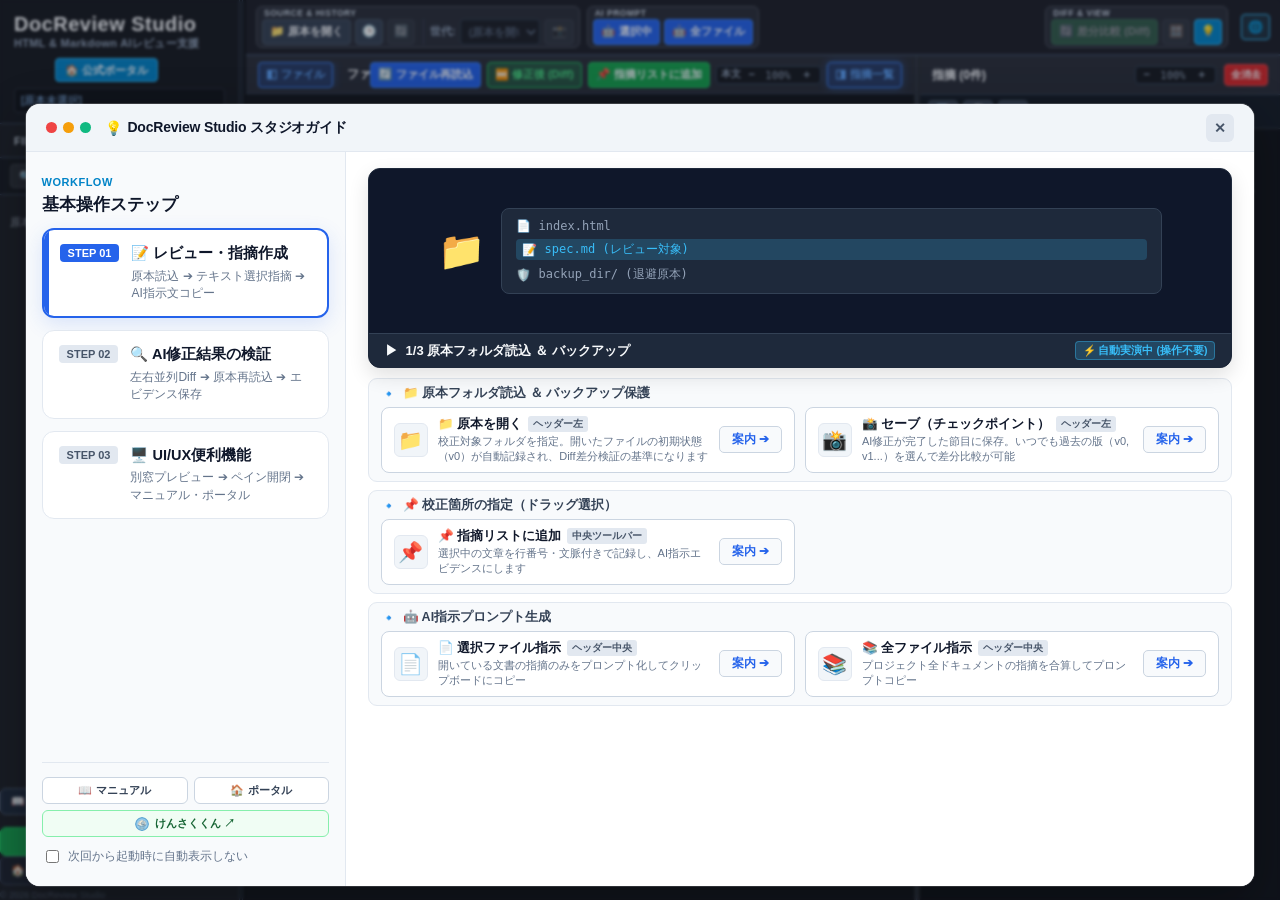
<file: index.html>
<!DOCTYPE html>
<html lang="ja">

<head>
  <meta charset="UTF-8">
  <meta name="robots" content="index, follow">
  <meta name="description"
    content="DocReview Studio - 完全クライアントサイドで動作するHTML & Markdown文書レビュー・AI修正指示プロンプト生成＆WinMerge風Diff差分検証ツール。機密を漏らさずローカル完結。">
  <meta name="keywords" content="DocReview, HTMLレビュー, Markdownレビュー, AIプロンプト生成, WinMerge, 差分比較, Diff, 技術文書, マニュアル校正">
  <meta property="og:title" content="DocReview Studio - 完全クライアントサイドHTML & Markdown AI指示・Diff検証ツール">
  <meta property="og:description" content="ブラウザ単体でHTML/Markdown文書を読み込み、直感的なレビュー指摘からAI修正指示プロンプトの一括自動生成、左右Diff差分検証までを行える完全ローカル完結型Webツール。">
  <title>DocReview Studio | HTML & Markdown AI指示・Diff検証スタジオ</title>
  <link rel="icon" type="image/svg+xml" href="favicon.svg">
  <link rel="icon" type="image/png" href="favicon.png">
  <script src="marked.min.js"></script>
  <script src="diff-match-patch.js"></script>
  <link rel="stylesheet" href="onboarding-guide.css">
  <style>
    :root {
      --bg-header: #1e1e24;
      --bg-group: #2b2d35;
      --border-group: #4a4d57;
      --sidebar-bg: #1e1f22;
      --accent: #2563eb;
      --accent-hover: #1d4ed8;
      --success: #16a34a;
      --success-hover: #15803d;
      --danger: #dc2626;
      --text-main: #ffffff;
      --text-sub: #d1d5db;
      --border-light: #374151;
    }

    * {
      box-sizing: border-box;
    }

    body {
      font-family: -apple-system, BlinkMacSystemFont, "Segoe UI", Roboto, "Helvetica Neue", sans-serif;
      margin: 0;
      padding: 0;
      height: 100vh;
      display: flex;
      flex-direction: row;
      background: #111214;
      color: var(--text-main);
      overflow: hidden;
    }

    .main-column {
      flex: 1;
      display: flex;
      flex-direction: column;
      height: 100vh;
      min-width: 0;
      overflow: hidden;
    }

    header {
      background: var(--bg-header);
      border-bottom: 2px solid var(--border-light);
      padding: 4px 10px;
      display: flex;
      align-items: center;
      gap: 7px;
      height: 56px;
      flex-shrink: 0;
      z-index: 100;
      overflow-x: auto;
      overflow-y: hidden;
      scrollbar-width: thin;
    }

    .sidebar-brand-box {
      padding: 12px 14px 10px 14px;
      background: #18191c;
      border-bottom: 1px solid var(--border-light);
      display: flex;
      flex-direction: column;
      gap: 6px;
      flex-shrink: 0;
    }

    .brand-header-block {
      display: inline-flex;
      flex-direction: column;
      width: fit-content;
      max-width: 100%;
      align-self: flex-start;
      gap: 3px;
    }

    .sidebar-brand-box .brand-title {
      font-size: 20px;
      font-weight: 800;
      letter-spacing: 0.5px;
      color: #ffffff;
      line-height: 1.2;
      text-align: left;
    }

    .sidebar-brand-box .brand-subtitle {
      font-size: 11px;
      color: #94a3b8;
      font-weight: 600;
      letter-spacing: 0.3px;
      margin-top: -3px;
      margin-bottom: 2px;
      text-align: left;
    }

    .brand-btn-row {
      display: flex;
      justify-content: center;
      width: 100%;
      margin-top: 2px;
    }

    .btn-portal-wide {
      display: inline-flex;
      align-items: center;
      gap: 5px;
      background: #0284c7;
      color: #ffffff;
      border: 1px solid #38bdf8;
      border-radius: 4px;
      padding: 3px 9px;
      height: 24px;
      font-size: 11px;
      font-weight: 700;
      text-decoration: none;
      transition: background 0.15s ease, border-color 0.15s ease, box-shadow 0.15s ease;
      box-shadow: 0 1px 3px rgba(0, 0, 0, 0.3);
      white-space: nowrap;
      width: fit-content;
    }

    .btn-portal-wide:hover {
      background: #0369a1;
      border-color: #7dd3fc;
      color: #ffffff;
      box-shadow: 0 2px 6px rgba(14, 165, 233, 0.4);
    }

    .folder-status-box {
      font-size: 11px;
      color: #93c5fd;
      background: #111214;
      border: 1px solid #2b2d35;
      border-radius: 4px;
      padding: 4px 6px;
      overflow: hidden;
      cursor: pointer;
      transition: border-color 0.15s, background 0.15s;
    }
    .folder-status-box:hover {
      border-color: #3b82f6;
      background: #161a22;
    }
    .folder-btn-micro {
      background: #1e293b;
      border: 1px solid #334155;
      color: #94a3b8;
      border-radius: 3px;
      cursor: pointer;
      font-size: 10px;
      padding: 1px 4px;
      line-height: 1.2;
      transition: background 0.15s, color 0.15s;
    }
    .folder-btn-micro:hover {
      background: #334155;
      color: #f8fafc;
    }

    .action-group {
      display: flex;
      flex-direction: column;
      background: var(--bg-group);
      border: 1px solid var(--border-group);
      border-radius: 6px;
      padding: 3px 6px;
      gap: 2px;
      flex-shrink: 0;
    }

    .group-label {
      font-size: 9.5px;
      font-weight: 700;
      color: #cbd5e1;
      text-transform: uppercase;
      letter-spacing: 0.5px;
      line-height: 1;
      padding-left: 2px;
    }

    .group-buttons {
      display: flex;
      gap: 4px;
      align-items: center;
    }

    .btn {
      padding: 3px 7px;
      cursor: pointer;
      border-radius: 4px;
      border: 1px solid #4b5563;
      background: #374151;
      color: #ffffff;
      font-weight: 700;
      font-size: 11px;
      display: inline-flex;
      align-items: center;
      gap: 4px;
      white-space: nowrap;
      height: 26px;
      transition: background 0.15s ease, border-color 0.15s ease;
    }

    .btn:hover {
      background: #4b5563;
      border-color: #9ca3af;
      color: #ffffff;
    }

    .btn-lang-toggle {
      background: rgba(56, 189, 248, 0.12);
      border: 1px solid #38bdf8;
      color: #38bdf8;
      font-weight: 800;
      padding: 2px 9px;
      border-radius: 4px;
      font-size: 11.5px;
      display: inline-flex;
      align-items: center;
      gap: 4px;
      white-space: nowrap;
      height: 26px;
      transition: all 0.15s ease;
      cursor: pointer;
      margin-left: 6px;
    }

    .btn-lang-toggle:hover {
      background: #0284c7;
      border-color: #38bdf8;
      color: #ffffff;
      transform: translateY(-1px);
    }

    .generation-controls {
      display: inline-flex;
      align-items: center;
      gap: 4px;
      margin-left: 4px;
      padding-left: 6px;
      border-left: 1px solid #374151;
    }

    .generation-select {
      background: #1f2937;
      color: #60a5fa;
      border: 1px solid #3b82f6;
      border-radius: 4px;
      font-size: 11px;
      font-weight: 700;
      padding: 0 4px;
      height: 26px;
      cursor: pointer;
      outline: none;
      max-width: 125px;
    }

    .generation-select:disabled {
      background: #18191c;
      color: #64748b;
      border-color: #334155;
      cursor: not-allowed;
    }

    .btn:disabled {
      opacity: 0.45;
      cursor: not-allowed;
      pointer-events: none;
    }

    .btn-accent {
      background: var(--accent);
      color: #ffffff;
      border-color: #3b82f6;
    }

    .btn-accent:hover {
      background: var(--accent-hover);
      border-color: #60a5fa;
    }

    .btn-success {
      background: var(--success);
      color: #ffffff;
      border-color: #22c55e;
    }

    .btn-success:hover {
      background: var(--success-hover);
      border-color: #4ade80;
    }

    .btn-danger {
      background: var(--danger);
      color: #ffffff;
      border-color: #ef4444;
      padding: 2px 6px;
      font-size: 10px;
      height: 22px;
    }

    .btn-manual {
      background: #4f46e5;
      color: #ffffff;
      border-color: #6366f1;
      text-decoration: none;
    }

    .btn-manual:hover {
      background: #4338ca;
      border-color: #818cf8;
      color: #ffffff;
    }

    .btn-portal {
      background: #0284c7;
      color: #ffffff;
      border: 1px solid #38bdf8;
      border-radius: 4px;
      padding: 1px 7px;
      height: 20px;
      font-size: 10px;
      font-weight: 700;
      text-decoration: none;
      display: inline-flex;
      align-items: center;
      gap: 4px;
      white-space: nowrap;
      transition: background 0.15s ease, border-color 0.15s ease;
      flex-shrink: 0;
    }

    .btn-portal:hover {
      background: #0369a1;
      border-color: #7dd3fc;
      color: #ffffff;
    }

    .manual-link-box {
      display: block;
      padding: 5px 10px;
      margin-bottom: 6px;
      background: #1f2937;
      border: 1px solid #4b5563;
      border-radius: 6px;
      color: #e5e7eb;
      text-decoration: none;
      font-size: 11px;
      font-weight: 700;
      transition: all 0.2s ease;
      letter-spacing: 0.3px;
    }

    .manual-link-box:hover {
      background: #374151;
      border-color: #9ca3af;
      color: #ffffff;
      box-shadow: 0 2px 8px rgba(0, 0, 0, 0.3);
    }

    .portal-link-box {
      display: block;
      padding: 6px 10px;
      background: #1e222a;
      border: 1px solid #3b4252;
      border-radius: 6px;
      color: #60a5fa;
      text-decoration: none;
      font-size: 11px;
      font-weight: 700;
      transition: all 0.2s ease;
      letter-spacing: 0.3px;
    }

    .portal-link-box:hover {
      background: #282e39;
      border-color: #60a5fa;
      color: #93c5fd;
      box-shadow: 0 2px 8px rgba(37, 99, 235, 0.2);
    }

    .pane-files-footer {
      padding: 8px 12px;
      border-top: 1px solid var(--border-light);
      font-size: 10px;
      color: #6b7280;
      text-align: center;
      flex-shrink: 0;
    }

    /* サイドバー開閉用ボタンスタイル（通常時：蛍光ライトグリーン発色） */
    #toggleFilesBtn,
    #toggleLogsBtn {
      background: rgba(34, 197, 94, 0.2);
      border-color: #22c55e;
      color: #4ade80;
    }

    /* 表示中（アクティブ時：鮮やかなブルー発色で上書き） */
    #toggleFilesBtn.btn-toggle-active,
    #toggleLogsBtn.btn-toggle-active {
      background: rgba(37, 99, 235, 0.25);
      border-color: #3b82f6 !important;
      color: #60a5fa !important;
      box-shadow: 0 0 10px rgba(59, 130, 246, 0.4);
    }

    .main-workspace {
      display: flex;
      flex: 1;
      overflow: hidden;
      background: #2b2d31;
      position: relative;
    }

    /* 左ペイン: ファイルツリー（表示切替対応） */
    .pane-files {
      width: 240px;
      min-width: 180px;
      max-width: 600px;
      background: var(--sidebar-bg);
      color: #ffffff;
      display: flex;
      flex-direction: column;
      flex-shrink: 0;
      height: 100vh;
      border-right: 1px solid var(--border-light);
    }

    .pane-files.collapsed {
      display: none !important;
    }

    /* ペイン境界のリサイズバー（ドラッグ伸縮用） */
    .resizer {
      width: 6px;
      cursor: col-resize;
      background: transparent;
      position: relative;
      flex-shrink: 0;
      z-index: 50;
      transition: background 0.15s ease;
      user-select: none;
    }

    .resizer::after {
      content: '';
      position: absolute;
      top: 0;
      bottom: 0;
      left: 2px;
      width: 1px;
      background: var(--border-light);
      transition: background 0.15s ease, width 0.15s ease, left 0.15s ease;
    }

    .resizer:hover,
    .resizer.is-dragging {
      background: rgba(59, 130, 246, 0.25);
    }

    .resizer:hover::after,
    .resizer.is-dragging::after {
      background: #3b82f6;
      width: 3px;
      left: 1px;
    }

    /* ドラッグ中はテキスト選択を無効化し、iframeのイベント吸い取りを防止 */
    body.is-resizing {
      user-select: none !important;
      cursor: col-resize !important;
    }

    body.is-resizing iframe {
      pointer-events: none !important;
    }

    .pane-files-header {
      height: 34px;
      padding: 0 14px;
      font-size: 11px;
      font-weight: 700;
      text-transform: uppercase;
      letter-spacing: 0.8px;
      color: #cbd5e1;
      border-bottom: 1px solid var(--border-light);
      display: flex;
      justify-content: space-between;
      align-items: center;
      background: #1e1f22;
      flex-shrink: 0;
    }

    .pane-files-search {
      padding: 6px 10px;
      border-bottom: 1px solid var(--border-light);
      background: #18191c;
    }

    .file-search-input {
      width: 100%;
      background: #2b2d31;
      border: 1px solid #3f4248;
      border-radius: 4px;
      color: #e5e7eb;
      font-size: 11px;
      padding: 5px 8px;
      box-sizing: border-box;
      outline: none;
      transition: border-color 0.2s, box-shadow 0.2s;
    }

    .file-search-input:focus {
      border-color: #60a5fa;
      box-shadow: 0 0 0 2px rgba(96, 165, 250, 0.2);
    }

    .file-search-input::placeholder {
      color: #9ca3af;
      font-size: 10.5px;
    }

    .file-type-badge {
      font-size: 9px;
      font-weight: 700;
      padding: 1px 4px;
      border-radius: 3px;
      margin-right: 5px;
      display: inline-block;
      letter-spacing: 0.5px;
      vertical-align: middle;
    }

    .badge-md {
      background: rgba(8, 145, 178, 0.25);
      color: #38bdf8;
      border: 1px solid rgba(56, 189, 248, 0.4);
    }

    .badge-html {
      background: rgba(234, 88, 12, 0.25);
      color: #fb923c;
      border: 1px solid rgba(251, 146, 60, 0.4);
    }

    .file-tree {
      flex: 1;
      overflow-y: auto;
      list-style: none;
      margin: 0;
      padding: 4px 0;
    }

    .file-tree li {
      padding: 8px 12px;
      font-size: 12px;
      cursor: pointer;
      display: flex;
      align-items: center;
      justify-content: space-between;
      color: #e5e7eb;
      font-weight: 500;
      transition: background 0.15s, color 0.15s;
    }

    .file-tree li:hover {
      background: #374151;
      color: #ffffff;
    }

    .file-tree li.active {
      background: #1f2937;
      color: #60a5fa;
      font-weight: 700;
      border-left: 4px solid var(--accent);
    }

    .file-name {
      overflow: hidden;
      text-overflow: ellipsis;
      white-space: nowrap;
      margin-right: 8px;
    }

    .file-badge {
      background: #dc2626;
      color: #ffffff;
      font-size: 10px;
      padding: 1px 6px;
      border-radius: 8px;
      font-weight: bold;
    }

    /* 階層ツリー & フォルダ開閉用スタイル */
    .tree-folder {
      padding: 6px 10px;
      font-size: 11.5px;
      cursor: pointer;
      display: flex;
      align-items: center;
      justify-content: space-between;
      color: #93c5fd;
      font-weight: 600;
      user-select: none;
      transition: background 0.15s, color 0.15s;
      border-radius: 4px;
      margin: 1px 4px;
    }

    .tree-folder:hover {
      background: #282b30;
      color: #bfdbfe;
    }

    .folder-main-label {
      display: flex;
      align-items: center;
      gap: 5px;
      overflow: hidden;
      text-overflow: ellipsis;
      white-space: nowrap;
    }

    .folder-arrow {
      display: inline-block;
      width: 12px;
      font-size: 9px;
      color: #64748b;
      transition: transform 0.15s ease;
      text-align: center;
    }

    .tree-folder.open .folder-arrow {
      transform: rotate(90deg);
      color: #93c5fd;
    }

    .folder-count-badge {
      font-size: 9.5px;
      color: #64748b;
      background: #18191c;
      padding: 1px 6px;
      border-radius: 8px;
      border: 1px solid #334155;
      font-weight: normal;
    }

    .folder-children-container {
      margin-left: 12px;
      border-left: 1px dashed #374151;
      padding-left: 2px;
    }

    .tree-file-item {
      padding: 5px 8px 5px 12px !important;
      font-size: 11.5px !important;
    }

    @keyframes spin {
      from { transform: rotate(0deg); }
      to { transform: rotate(360deg); }
    }

    /* 中央ペイン */
    .pane-center {
      flex: 1;
      display: flex;
      flex-direction: column;
      background: #1e1f22;
      position: relative;
      overflow: hidden;
    }

    .pane-center-toolbar {
      background: #2b2d35;
      padding: 6px 12px;
      border-bottom: 1px solid var(--border-light);
      display: flex;
      justify-content: space-between;
      align-items: center;
      font-size: 12px;
      color: #ffffff;
      height: 38px;
      flex-shrink: 0;
    }

    .toolbar-left-area {
      display: flex;
      align-items: center;
      gap: 8px;
      overflow: hidden;
    }

    #currentViewLabel {
      display: flex;
      align-items: center;
      gap: 6px;
      overflow: hidden;
      text-overflow: ellipsis;
      white-space: nowrap;
      cursor: pointer;
      user-select: text;
      padding: 3px 6px;
      border-radius: 4px;
      transition: background 0.15s, color 0.15s;
    }

    #currentViewLabel:hover {
      background: rgba(56, 189, 248, 0.12);
      color: #38bdf8;
    }

    .btn-copy-path {
      background: #232428;
      border: 1px solid #3f4248;
      color: #94a3b8;
      font-size: 11px;
      padding: 2px 8px;
      border-radius: 4px;
      cursor: pointer;
      display: inline-flex;
      align-items: center;
      gap: 4px;
      transition: all 0.15s ease;
      white-space: nowrap;
      flex-shrink: 0;
    }

    .btn-copy-path:hover {
      background: #2f3136;
      color: #60a5fa;
      border-color: #60a5fa;
    }

    .inline-progress-tag {
      display: none;
      align-items: center;
      gap: 6px;
      background: #1e293b;
      border: 1px solid #38bdf8;
      border-radius: 4px;
      padding: 2px 10px;
      font-size: 11px;
      font-family: monospace;
      color: #38bdf8;
      font-weight: 700;
      white-space: nowrap;
    }

    .toolbar-right-area {
      display: flex;
      gap: 6px;
      align-items: center;
      flex-shrink: 0;
    }

    .preview-container {
      flex: 1;
      position: relative;
      overflow: hidden;
      background: #18191c;
    }

    iframe.preview-frame {
      width: 100%;
      height: 100%;
      border: none;
      background-color: #ffffff;
    }

    .diff-view-container {
      display: none;
      flex: 1;
      width: 100%;
      height: 100%;
      position: relative;
    }

    .diff-column {
      flex: 1;
      display: flex;
      flex-direction: column;
      height: 100%;
      position: relative;
    }

    .diff-header {
      background: #374151;
      color: #ffffff;
      padding: 6px 12px;
      font-weight: 700;
      font-size: 11px;
      border-bottom: 1px solid var(--border-light);
      display: flex;
      justify-content: space-between;
      align-items: center;
      height: 32px;
      flex-shrink: 0;
    }

    .diff-frame {
      flex: 1;
      border: none;
      width: 100%;
      height: 100%;
      background: #fff;
    }

    .diff-bridge-canvas {
      width: 36px;
      background: #232428;
      border-left: 1px solid var(--border-light);
      border-right: 1px solid var(--border-light);
      flex-shrink: 0;
      pointer-events: none;
      z-index: 10;
    }

    /* 右ペイン: 指摘ログ一覧（表示切替対応） */
    .pane-logs {
      width: 360px;
      min-width: 260px;
      max-width: 800px;
      background: #1e1f22;
      display: flex;
      flex-direction: column;
      flex-shrink: 0;
    }

    .pane-logs.collapsed {
      display: none !important;
    }

    .pane-logs-header {
      padding: 8px 12px;
      background: #2b2d35;
      border-bottom: 1px solid var(--border-light);
      display: flex;
      justify-content: space-between;
      align-items: center;
    }

    .log-list {
      flex: 1;
      overflow-y: auto;
      padding: 10px;
      background: #111214;
    }

    /* ミニズーム操作ウィジェット (左・中・右ペイン用) */
    .pane-zoom-widget {
      display: inline-flex;
      align-items: center;
      background: #18191c;
      border: 1px solid #334155;
      border-radius: 4px;
      padding: 1px 4px;
      font-size: 11px;
      gap: 2px;
      user-select: none;
      flex-shrink: 0;
      transition: border-color 0.15s ease, background 0.15s ease;
    }

    .pane-zoom-widget:hover {
      border-color: #475569;
      background: #202227;
    }

    .zoom-pane-tag {
      font-size: 9.5px;
      color: #94a3b8;
      margin-right: 2px;
      font-weight: 600;
    }

    .zoom-btn {
      background: transparent;
      border: none;
      color: #94a3b8;
      font-weight: bold;
      font-size: 11px;
      cursor: pointer;
      padding: 0 4px;
      line-height: 1.2;
      border-radius: 2px;
      transition: color 0.15s ease, background 0.15s ease;
    }

    .zoom-btn:hover {
      color: #60a5fa;
      background: rgba(96, 165, 250, 0.15);
    }

    .zoom-val {
      font-size: 10.5px;
      font-family: monospace;
      color: #94a3b8;
      cursor: pointer;
      padding: 1px 3px;
      border-radius: 2px;
      min-width: 34px;
      text-align: center;
      transition: color 0.15s ease, background 0.15s ease;
    }

    .zoom-val:hover {
      color: #38bdf8;
      background: rgba(56, 189, 248, 0.15);
      text-decoration: underline;
    }

    .card {
      background: #2b2d35;
      border: 1px solid var(--border-group);
      border-radius: 6px;
      padding: 10px;
      margin-bottom: 10px;
      box-shadow: 0 2px 4px rgba(0, 0, 0, 0.3);
      cursor: pointer;
      transition: border-color 0.2s;
    }

    .card:hover {
      border-color: #60a5fa;
    }

    .card.highlighted {
      border-color: #facc15;
      box-shadow: 0 0 8px rgba(250, 204, 21, 0.4);
    }

    .card-head {
      display: flex;
      justify-content: space-between;
      align-items: center;
      margin-bottom: 6px;
      font-size: 11px;
    }

    .file-tag {
      background: #374151;
      color: #93c5fd;
      padding: 2px 6px;
      border-radius: 4px;
      font-weight: 700;
    }

    .line-tag {
      color: #9ca3af;
      margin-left: 4px;
      font-family: monospace;
    }

    .radio-row {
      display: flex;
      flex-wrap: wrap; /* FlowLayout: 狭くなったら2行へ自然に折り返し */
      align-items: center;
      gap: 4px 10px;
      margin-bottom: 6px;
      background: #1f2937;
      padding: 4px 8px;
      border-radius: 6px;
      border: 1px solid #374151;
      font-size: 11px;
      color: #ffffff;
      transform-origin: left center;
    }

    .radio-chip {
      cursor: pointer;
      display: inline-flex;
      align-items: center;
      gap: 4px;
      white-space: nowrap; /* 「修」と「正」のような文字単位の縦割れを100%防止！ */
      flex-shrink: 0;
      font-size: 11px;
      color: #cbd5e1;
      user-select: none;
      transition: color 0.15s;
    }

    .radio-chip input[type="radio"] {
      margin: 0;
      cursor: pointer;
      accent-color: #38bdf8;
    }

    .radio-chip:hover {
      color: #ffffff;
    }

    .radio-chip.active {
      color: #38bdf8;
      font-weight: bold;
    }

    .file-review-float-btn {
      position: fixed;
      display: none;
      z-index: 99999;
      background: #16a34a;
      color: #ffffff;
      border: 1.5px solid #22c55e;
      border-radius: 6px;
      padding: 5px 12px;
      font-size: 12px;
      font-weight: bold;
      font-family: -apple-system, BlinkMacSystemFont, "Segoe UI", Roboto, sans-serif;
      box-shadow: 0 4px 16px rgba(0, 0, 0, 0.45);
      cursor: pointer;
      align-items: center;
      gap: 5px;
      white-space: nowrap;
      user-select: none;
      animation: floatBtnPop 0.15s cubic-bezier(0.16, 1, 0.3, 1);
    }

    .file-review-float-btn:hover {
      background: #15803d;
      border-color: #4ade80;
      transform: translateY(-1px);
      box-shadow: 0 6px 20px rgba(0, 0, 0, 0.55);
    }

    @keyframes floatBtnPop {
      0% { opacity: 0; transform: translateY(-4px) scale(0.95); }
      100% { opacity: 1; transform: translateY(0) scale(1); }
    }

    .target-box {
      background: #362f12;
      border-left: 3px solid #facc15;
      color: #fef08a;
      padding: 6px 8px;
      font-size: 11px;
      font-family: monospace;
      word-break: break-all;
      margin-bottom: 6px;
      max-height: 60px;
      overflow-y: auto;
      border-radius: 0 4px 4px 0;
    }

    .context-box {
      background: #1f2937;
      padding: 4px 6px;
      font-size: 10px;
      color: #cbd5e1;
      word-break: break-all;
      margin-bottom: 6px;
      border-radius: 4px;
    }

    .inst-text {
      width: 100%;
      height: 52px;
      padding: 6px;
      font-size: 12px;
      background: #111214;
      border: 1px solid var(--border-group);
      color: #ffffff;
      border-radius: 4px;
      resize: vertical;
      font-family: inherit;
      box-sizing: border-box;
    }

    .inst-text:focus {
      outline: none;
      border-color: #60a5fa;
    }

    .empty-logs {
      text-align: center;
      color: #9ca3af;
      padding: 40px 10px;
      font-size: 12px;
    }

    /* 退避先選択モーダル */
    .modal-overlay {
      position: fixed;
      top: 0;
      left: 0;
      width: 100vw;
      height: 100vh;
      background: rgba(0, 0, 0, 0.75);
      backdrop-filter: blur(4px);
      z-index: 100000;
      display: flex;
      align-items: center;
      justify-content: center;
      animation: modalFadeIn 0.15s ease-out;
    }

    @keyframes modalFadeIn {
      from { opacity: 0; transform: scale(0.98); }
      to { opacity: 1; transform: scale(1); }
    }

    .modal-card {
      background: #1e1e24;
      border: 1px solid #3f4248;
      border-radius: 10px;
      width: 560px;
      max-width: 90vw;
      box-shadow: 0 16px 48px rgba(0, 0, 0, 0.8);
      overflow: hidden;
      display: flex;
      flex-direction: column;
    }

    .modal-header {
      background: #2b2d35;
      padding: 12px 16px;
      display: flex;
      justify-content: space-between;
      align-items: center;
      border-bottom: 1px solid #374151;
    }

    .modal-title {
      font-weight: 700;
      font-size: 13px;
      color: #ffffff;
      display: flex;
      align-items: center;
      gap: 6px;
    }

    .modal-close-btn {
      background: none;
      border: none;
      color: #9ca3af;
      font-size: 20px;
      cursor: pointer;
      line-height: 1;
      padding: 0 4px;
    }

    .modal-close-btn:hover {
      color: #ffffff;
    }

    .modal-body {
      padding: 20px 20px 16px;
    }

    .modal-options {
      display: flex;
      flex-direction: column;
      gap: 10px;
    }

    .modal-opt-btn {
      display: flex;
      align-items: flex-start;
      gap: 14px;
      padding: 14px 16px;
      border-radius: 8px;
      border: 1px solid #374151;
      background: #282a30;
      color: #ffffff;
      cursor: pointer;
      text-align: left;
      transition: all 0.15s ease;
    }

    .modal-opt-btn:hover {
      transform: translateY(-1px);
      box-shadow: 0 4px 14px rgba(0, 0, 0, 0.4);
    }

    .btn-opt-use-existing:hover {
      background: #1e293b;
      border-color: #38bdf8;
    }

    .btn-opt-overwrite:hover {
      background: #362f12;
      border-color: #facc15;
    }

    .opt-icon {
      font-size: 26px;
      flex-shrink: 0;
      line-height: 1.2;
    }

    .opt-title {
      font-size: 13px;
      font-weight: 700;
      margin-bottom: 4px;
    }

    .btn-opt-use-existing .opt-title {
      color: #38bdf8;
    }

    .btn-opt-overwrite .opt-title {
      color: #facc15;
    }

    .opt-desc {
      font-size: 11px;
      color: #94a3b8;
      line-height: 1.5;
    }

    .modal-footer {
      padding: 10px 16px;
      background: #18191c;
      border-top: 1px solid #2b2d35;
      display: flex;
      justify-content: flex-end;
    }

    /* 中央空状態のシンプルな待機プレースホルダー */
    .empty-center-placeholder {
      position: absolute;
      inset: 0;
      display: flex;
      flex-direction: column;
      align-items: center;
      justify-content: center;
      gap: 16px;
      color: #94a3b8;
      background: #141518;
      z-index: 5;
    }

    .empty-center-icon {
      font-size: 42px;
      opacity: 0.8;
    }

    .empty-center-title {
      font-size: 16px;
      font-weight: 700;
      color: #f1f5f9;
    }

    .empty-center-desc {
      font-size: 12px;
      color: #64748b;
      max-width: 420px;
      text-align: center;
      line-height: 1.5;
    }

    .empty-center-btns {
      display: flex;
      gap: 10px;
      margin-top: 6px;
    }

    /* 最近使用したフォルダ履歴カード */
    .recent-item-card {
      display: flex;
      align-items: center;
      justify-content: space-between;
      background: #18191c;
      border: 1px solid #2d3139;
      border-radius: 8px;
      padding: 10px 14px;
      transition: all 0.2s ease;
      gap: 12px;
    }
    .recent-item-card:hover {
      background: #20232a;
      border-color: #3b82f6;
      transform: translateY(-1px);
      box-shadow: 0 4px 12px rgba(0, 0, 0, 0.25);
    }
    .recent-item-info {
      display: flex;
      flex-direction: column;
      gap: 4px;
      min-width: 0;
      flex: 1;
    }
    .recent-item-title {
      display: flex;
      align-items: center;
      gap: 8px;
      min-width: 0;
    }
    .recent-item-icon {
      font-size: 16px;
      flex-shrink: 0;
    }
    .recent-item-name {
      font-size: 13px;
      font-weight: 700;
      color: #f1f5f9;
      white-space: nowrap;
      overflow: hidden;
      text-overflow: ellipsis;
    }
    .recent-item-sub {
      font-size: 11px;
      color: #64748b;
      white-space: nowrap;
      overflow: hidden;
      text-overflow: ellipsis;
      font-family: monospace;
    }
    .recent-item-meta {
      display: flex;
      align-items: center;
      gap: 8px;
      font-size: 11px;
      color: #94a3b8;
      flex-wrap: wrap;
    }
    .recent-badge {
      display: inline-flex;
      align-items: center;
      padding: 1px 6px;
      border-radius: 4px;
      font-size: 10px;
      font-weight: 600;
    }
    .badge-gen {
      background: rgba(59, 130, 246, 0.15);
      color: #60a5fa;
      border: 1px solid rgba(59, 130, 246, 0.3);
    }
    .badge-issue {
      background: rgba(245, 158, 11, 0.15);
      color: #fbbf24;
      border: 1px solid rgba(245, 158, 11, 0.3);
    }
    .recent-path-bar {
      display: flex;
      align-items: center;
      gap: 6px;
      background: #101114;
      border: 1px solid #282b33;
      border-radius: 4px;
      padding: 3px 8px;
      margin: 2px 0 4px 0;
      font-size: 11px;
      cursor: pointer;
      transition: all 0.15s ease;
    }
    .recent-path-bar:hover {
      border-color: #3b82f6;
      background: #141720;
    }
    .recent-path-val {
      font-family: monospace;
      color: #60a5fa;
      font-weight: 600;
      overflow: hidden;
      text-overflow: ellipsis;
      white-space: nowrap;
      flex: 1;
      font-size: 11px;
    }
    .recent-path-val.unregistered {
      color: #f59e0b;
      font-weight: normal;
      font-style: italic;
    }
    .recent-path-actions {
      display: inline-flex;
      gap: 4px;
      flex-shrink: 0;
    }
    .recent-path-btn {
      background: #1e293b;
      border: 1px solid #334155;
      color: #94a3b8;
      border-radius: 3px;
      cursor: pointer;
      font-size: 10px;
      padding: 1px 6px;
      line-height: 1.3;
      transition: all 0.15s;
    }
    .recent-path-btn:hover {
      background: #334155;
      color: #f8fafc;
      border-color: #64748b;
    }
    .recent-item-actions {
      display: flex;
      align-items: center;
      gap: 8px;
      flex-shrink: 0;
    }
    .btn-icon-danger {
      background: transparent;
      border: 1px solid #334155;
      border-radius: 6px;
      padding: 5px 8px;
      cursor: pointer;
      color: #94a3b8;
      font-size: 12px;
      line-height: 1;
      transition: all 0.15s ease;
    }
    .btn-icon-danger:hover {
      background: rgba(239, 68, 68, 0.15);
      border-color: #ef4444;
      color: #ef4444;
    }
    .recent-empty-state {
      padding: 30px 20px;
      text-align: center;
      color: #64748b;
      font-size: 12px;
      background: #141518;
      border: 1px dashed #2d3139;
      border-radius: 8px;
    }

    /* ファイルツリー・検索拡張スタイル */
    .pane-files-search {
      position: relative;
      display: flex;
      align-items: center;
    }
    .file-search-clear-btn {
      position: absolute;
      right: 8px;
      top: 50%;
      transform: translateY(-50%);
      background: none;
      border: none;
      color: #94a3b8;
      font-size: 14px;
      cursor: pointer;
      padding: 0 4px;
      line-height: 1;
      display: none;
    }
    .file-search-clear-btn:hover {
      color: #ffffff;
    }

    /* ヘッダー右端: けんさくくん誘導ピル型バッジ */
    .btn-kensaku-badge {
      display: inline-flex;
      align-items: center;
      gap: 5px;
      background: linear-gradient(135deg, rgba(16, 185, 129, 0.16), rgba(5, 150, 105, 0.28));
      color: #6ee7b7;
      border: 1px solid rgba(52, 211, 153, 0.45);
      border-radius: 9999px;
      padding: 0 9px;
      height: 26px;
      font-size: 11px;
      font-weight: 700;
      text-decoration: none;
      white-space: nowrap;
      transition: all 0.2s ease;
      box-shadow: 0 1px 3px rgba(0, 0, 0, 0.3);
      flex-shrink: 0;
    }
    .btn-kensaku-badge:hover {
      background: linear-gradient(135deg, rgba(16, 185, 129, 0.32), rgba(5, 150, 105, 0.44));
      border-color: #34d399;
      color: #ffffff;
      transform: translateY(-1px);
      box-shadow: 0 2px 8px rgba(16, 185, 129, 0.25);
    }
    .btn-kensaku-badge .badge-icon {
      display: inline-flex;
      align-items: center;
      justify-content: center;
      line-height: 1;
    }
    .badge-icon-img {
      width: 15px;
      height: 15px;
      border-radius: 50%;
      object-fit: contain;
      vertical-align: middle;
      display: block;
    }
    .kensaku-link-img {
      width: 15px;
      height: 15px;
      border-radius: 50%;
      object-fit: contain;
      vertical-align: -2px;
      margin-right: 4px;
    }
    .btn-kensaku-badge .badge-arrow {
      font-size: 10px;
      color: #a7f3d0;
      opacity: 0.85;
      margin-left: 1px;
    }

    /* 空状態プレースホルダー: tossy-apps 関連プロダクト案内カード */
    .partner-promo-card {
      margin-top: 14px;
      max-width: 500px;
      width: 92%;
      background: linear-gradient(145deg, #17202e 0%, #131822 100%);
      border: 1px solid rgba(56, 189, 248, 0.26);
      border-radius: 10px;
      padding: 14px 18px;
      text-align: left;
      box-shadow: 0 4px 16px rgba(0, 0, 0, 0.35);
      transition: border-color 0.2s ease, box-shadow 0.2s ease;
      box-sizing: border-box;
    }
    .partner-promo-card:hover {
      border-color: rgba(52, 211, 153, 0.42);
      box-shadow: 0 6px 20px rgba(0, 0, 0, 0.45);
    }
    .partner-promo-header {
      display: flex;
      flex-direction: column;
      gap: 3px;
      margin-bottom: 8px;
    }
    .partner-promo-badge {
      font-size: 10px;
      font-weight: 700;
      color: #38bdf8;
      letter-spacing: 0.5px;
      text-transform: uppercase;
    }
    .partner-promo-title {
      font-size: 13.5px;
      font-weight: 700;
      color: #f8fafc;
      display: flex;
      align-items: center;
      gap: 6px;
    }
    .partner-promo-desc {
      font-size: 12px;
      color: #94a3b8;
      line-height: 1.6;
      margin-bottom: 12px;
    }
    .partner-promo-footer {
      display: flex;
      align-items: center;
      gap: 12px;
      flex-wrap: wrap;
    }
    .btn-partner-promo {
      display: inline-flex;
      align-items: center;
      gap: 6px;
      background: #0284c7;
      color: #ffffff;
      border: 1px solid #38bdf8;
      border-radius: 5px;
      padding: 5px 13px;
      font-size: 11.5px;
      font-weight: 700;
      text-decoration: none;
      transition: all 0.2s ease;
      box-shadow: 0 1px 3px rgba(0, 0, 0, 0.3);
    }
    .btn-partner-promo:hover {
      background: #0369a1;
      border-color: #7dd3fc;
      color: #ffffff;
      transform: translateY(-1px);
      box-shadow: 0 2px 6px rgba(2, 132, 199, 0.4);
    }
    .partner-promo-note {
      font-size: 11px;
      color: #64748b;
    }

    /* サイドバー下部: けんさくくんリンクボックス (差分比較と同じ緑パターン背景) */
    .kensaku-link-box {
      display: flex;
      align-items: center;
      justify-content: center;
      gap: 6px;
      background: #16a34a;
      color: #ffffff;
      border: 1px solid #22c55e;
      border-radius: 6px;
      padding: 6px 10px;
      font-size: 11px;
      font-weight: 700;
      text-decoration: none;
      transition: all 0.15s ease;
      margin-top: 6px;
      box-shadow: 0 1px 3px rgba(0, 0, 0, 0.3);
    }
    .kensaku-link-box:hover {
      background: #15803d;
      border-color: #4ade80;
      color: #ffffff;
      box-shadow: 0 2px 6px rgba(22, 163, 74, 0.4);
    }

    /* ヘッダー: スタジオガイドボタン (水色系) */
    .btn-guide-sky {
      background: #0284c7 !important;
      color: #ffffff !important;
      border: 1px solid #38bdf8 !important;
      box-shadow: 0 1px 3px rgba(0, 0, 0, 0.3);
      font-weight: 800 !important;
    }
    .btn-guide-sky:hover {
      background: #0369a1 !important;
      border-color: #7dd3fc !important;
      color: #ffffff !important;
      box-shadow: 0 2px 6px rgba(14, 165, 233, 0.4);
    }

    /* 指摘完了ボタン (未対応時は押したいので水色背景、対応済は目立たない黒背景) */
    .btn-done {
      background: #0284c7;
      color: #ffffff;
      border: 1px solid #38bdf8;
      padding: 2px 8px;
      font-size: 10.5px;
      font-weight: 700;
      border-radius: 4px;
      cursor: pointer;
      display: inline-flex;
      align-items: center;
      gap: 3px;
      height: 22px;
      transition: all 0.15s ease;
      box-shadow: 0 1px 3px rgba(0, 0, 0, 0.3);
    }
    .btn-done:hover {
      background: #0369a1;
      border-color: #7dd3fc;
      color: #ffffff;
      box-shadow: 0 2px 6px rgba(14, 165, 233, 0.4);
    }
    .btn-done.completed {
      background: #111827 !important;
      color: #64748b !important;
      border: 1px solid #374151 !important;
      font-weight: 600;
      box-shadow: none !important;
    }
    .btn-done.completed:hover {
      background: #1f2937 !important;
      color: #94a3b8 !important;
      border-color: #4b5563 !important;
    }
    .card.completed {
      opacity: 0.65;
      background: #0d1612 !important;
      border-color: #1b472e !important;
    }
    .card.completed .target-box {
      text-decoration: line-through;
      color: #6ee7b7 !important;
    }
    .card.completed .inst-text {
      color: #94a3b8 !important;
    }

    /* ソフト非活性ボタンスタイル (クリック可能で案内トーストを出す) */
    .btn-soft-disabled {
      opacity: 0.45 !important;
      cursor: not-allowed !important;
      filter: grayscale(40%);
    }

    /* スタジオトースト通知 */
    .studio-toast {
      position: fixed;
      top: 50px;
      left: 50%;
      transform: translateX(-50%) translateY(-10px);
      background: #1e293b;
      color: #f8fafc;
      border: 1px solid #38bdf8;
      box-shadow: 0 8px 24px rgba(0, 0, 0, 0.6), 0 0 12px rgba(56, 189, 248, 0.3);
      padding: 8px 18px;
      border-radius: 6px;
      font-size: 12.5px;
      font-weight: 700;
      z-index: 999999;
      opacity: 0;
      transition: all 0.25s cubic-bezier(0.16, 1, 0.3, 1);
      pointer-events: none;
      display: flex;
      align-items: center;
      gap: 8px;
    }
    .studio-toast.show {
      transform: translateX(-50%) translateY(0);
      opacity: 1;
    }

    /* 空状態プレースホルダーのスクロール調整 */
    .empty-center-placeholder {
      overflow-y: auto !important;
      max-height: 100% !important;
      padding: 24px 16px !important;
      box-sizing: border-box !important;
    }

    /* ヘッダーボタンのアイコンとテキスト分離 */
    .btn-icon {
      display: inline-flex;
      align-items: center;
      justify-content: center;
      font-size: 1.05em;
      line-height: 1;
      flex-shrink: 0;
    }

    .btn-text {
      display: inline;
      white-space: nowrap;
    }

    /* ヘッダー・段階的レスポンシブ設計 (A/B案: 英語短縮 + アイコン化で1行維持) */
    @media (max-width: 1600px) {
      .btn-kensaku-badge .badge-prefix {
        display: none;
      }
      .btn-kensaku-badge {
        font-size: 11px;
        padding: 0 7px;
        gap: 3px;
      }
      /* Evidence / 世代 / 原本別窓 / ガイドをアイコン化 */
      #exportJsonBtn .btn-text,
      #exportMdBtn .btn-text,
      #importJsonBtn .btn-text,
      #createSnapshotBtn .btn-text,
      #openDetachedModifiedBtn .btn-text,
      #openDetachedBackupBtn .btn-text,
      #showGuideBtn .btn-text {
        display: none;
      }
      #exportJsonBtn,
      #exportMdBtn,
      #importJsonBtn,
      #createSnapshotBtn,
      #openDetachedModifiedBtn,
      #openDetachedBackupBtn,
      #showGuideBtn {
        padding: 3px 6px;
        gap: 0;
      }
      .generation-select {
        max-width: 95px;
      }
    }

    /* 段階2: 1380px以下 - 履歴・リロード・言語切替・けんさくくんテキストをアイコン化 */
    @media (max-width: 1380px) {
      #openRecentBtn .btn-text,
      #reloadWorkBtn .btn-text,
      #langToggleBtn .btn-text {
        display: none;
      }
      #openRecentBtn,
      #reloadWorkBtn,
      #langToggleBtn {
        padding: 2px 6px;
        gap: 0;
      }
      .btn-kensaku-badge .badge-text {
        display: none;
      }
      .btn-kensaku-badge {
        font-size: 10.5px;
        padding: 0 5px;
      }
      .action-group {
        padding: 2px 5px;
        gap: 1px;
      }
      .group-label {
        font-size: 8.5px;
      }
      .generation-select {
        max-width: 80px;
      }
    }

    /* 段階3: 1240px以下 - AIプロンプト・Diffボタンもアイコン化 & 余白最小化 */
    @media (max-width: 1240px) {
      #copyCurrentBtn .btn-text,
      #copyAllBtn .btn-text,
      #toggleDiffBtn .btn-text {
        display: none;
      }
      #copyCurrentBtn,
      #copyAllBtn,
      #toggleDiffBtn {
        padding: 2px 6px;
        gap: 0;
      }
      .btn-kensaku-badge .badge-arrow {
        display: none;
      }
      header {
        gap: 4px;
        padding: 4px 6px;
      }
      .btn {
        padding: 3px 5px;
        font-size: 10.5px;
      }
    }
  </style>
</head>

<body>

  <!-- 左：ファイルツリー＆ブランドエリア -->
  <div class="pane-files" id="paneFiles">
    <!-- 最上部: ブランド・ポータル・原本ステータス -->
    <div class="sidebar-brand-box">
      <div class="brand-header-block">
        <div class="brand-title">DocReview Studio</div>
        <div class="brand-subtitle">HTML &amp; Markdown AIレビュー支援</div>
        <div class="brand-btn-row">
          <a href="https://tossy-apps.github.io/" target="_blank" rel="noopener noreferrer" class="btn-portal-wide" title="tossy-apps 公式ポータルへ">
            🏠 公式ポータル
          </a>
        </div>
      </div>
      <div class="folder-status-box" id="folderLabel">[原本未選択]</div>
    </div>

    <!-- ファイルツリーヘッダー -->
    <div class="pane-files-header">
      <div style="display: flex; align-items: center; gap: 6px;">
        <span>Files</span>
        <span id="fileTotalCount" style="color: #60a5fa; font-weight: bold;">0</span>
      </div>
      <div class="pane-zoom-widget" id="zoomWidgetLeft" title="ファイルツリーの拡大縮小 (Ctrl+ホイール / ＋/−ボタン / クリックで100%リセット)">
        <button class="zoom-btn" data-pane="left" data-dir="-1" title="縮小 (Ctrl+ホイール下 または クリック)">−</button>
        <span class="zoom-val" id="zoomValLeft" data-pane="left" title="クリックで100%にリセット">100%</span>
        <button class="zoom-btn" data-pane="left" data-dir="1" title="拡大 (Ctrl+ホイール上 または クリック)">＋</button>
      </div>
    </div>
    <div class="pane-files-search">
      <input type="text" id="fileFilterInput" class="file-search-input" placeholder="🔍 ファイル検索 (HTML / MD)..." />
      <button class="file-search-clear-btn" id="fileFilterClearBtn" title="検索語をクリア">✖</button>
    </div>
    <ul class="file-tree" id="fileTree">
      <li style="color: #9ca3af; cursor: default;">原本フォルダを開いてください</li>
    </ul>
      <a href="./manual.html" target="_blank" rel="noopener noreferrer" class="manual-link-box" id="sidebarManualLink" title="詳細な使い方マニュアルを開く (日本語 / 別タブ)">
        📖 詳細マニュアル ↗
      </a>
      <a href="https://tossy-apps.github.io/kensaku-kun/" target="_blank" rel="noopener noreferrer" class="kensaku-link-box" id="sidebarKensakuLink" title="大量の神Excel・方眼紙仕様書を爆速インメモリ検索するWindows専用ツール「けんさくくん」（30日無料試用版あり）">
        <img src="kensaku-favicon.png" alt="けんさくくん" class="kensaku-link-img"> <span id="sidebarKensakuText">けんさくくん (Excel検索) ↗</span>
      </a>
      <a href="https://tossy-apps.github.io/" target="_blank" rel="noopener noreferrer" class="portal-link-box" id="sidebarPortalLink" title="tossy-apps 公式ポータルへ戻る">
        <span id="sidebarPortalText">🏠 tossy-apps 公式ポータル</span>
      </a>
      <div style="margin-top: 5px; font-size: 9px; color: #4b5563;">&copy; 2026 DocReview Studio</div>
    </div>
  </div>

  <!-- 左リサイザー（ドラッグ伸縮） -->
  <div class="resizer resizer-left" id="resizerLeft" title="ドラッグしてファイルツリーの幅を変更"></div>

  <!-- 右メインカラム（ヘッダー ＋ プレビュー/Diff ＋ 右指摘ログ） -->
  <div class="main-column">
    <header>
      <!-- グループ1: 原本・履歴管理 -->
      <div class="action-group">
        <div class="group-label">Source & History</div>
        <div class="group-buttons">
          <button class="btn" id="openDirBtn" title="レビュー・校正したいHTML/Markdownが入った作業フォルダを開く">
            <span class="btn-icon">📁</span><span class="btn-text">原本を開く</span>
          </button>
          <button class="btn" id="openRecentBtn" title="最近使用した作業フォルダの履歴から開く">
            <span class="btn-icon">🕒</span><span class="btn-text">履歴</span>
          </button>
          <button class="btn" id="reloadWorkBtn" title="原本フォルダ内の最新変更を再読込 (F5不要)">
            <span class="btn-icon">🔄</span><span class="btn-text">原本再読込</span>
          </button>
          <div class="generation-controls" id="generationControls">
            <span id="generationLabelText" style="font-size: 11px; color: #94a3b8; font-weight: 600;">世代:</span>
            <select id="generationSelect" class="generation-select" title="差分比較の基準にする世代を選択" disabled>
              <option value="">(原本を開いてください)</option>
            </select>
            <button class="btn" id="createSnapshotBtn" title="現在の修正状態を新しい版（チェックポイント）として保存" style="padding: 2px 7px; font-size: 11px;" disabled>
              <span class="btn-icon">📸</span><span class="btn-text">セーブ</span>
            </button>
          </div>
        </div>
      </div>

      <!-- グループ2: AIプロンプト生成 -->
      <div class="action-group">
        <div class="group-label">AI Prompt</div>
        <div class="group-buttons">
          <button class="btn btn-accent" id="copyCurrentBtn" title="選択中ファイルの未完了指摘のみコピー">
            <span class="btn-icon">🤖</span><span class="btn-text">選択中</span>
          </button>
          <button class="btn btn-accent" id="copyAllBtn" title="全ファイルの未完了指摘を合算コピー">
            <span class="btn-icon">🤖</span><span class="btn-text">全ファイル</span>
          </button>
        </div>
      </div>

      <!-- グループ3: 差分比較・別窓・ガイド -->
      <div class="action-group" style="margin-left: auto;">
        <div class="group-label">Diff & View</div>
        <div class="group-buttons">
          <button class="btn btn-success" id="toggleDiffBtn" title="修正前(退避)と修正後(原本)を2画面に並べて差分比較を開始 (Alt+D / Option+D)">
            <span class="btn-icon">🔄</span><span class="btn-text">差分比較 (Diff)</span>
          </button>
          <button class="btn" id="openDetachedModifiedBtn" title="原本（修正後作業中）を独立別ウィンドウで開く" style="padding: 2px 6px; font-size: 11px;">
            <span class="btn-icon">🪟</span><span class="btn-text">原本</span>
          </button>
          <button class="btn" id="openDetachedBackupBtn" title="退避（修正前原本）を独立別ウィンドウで開く" style="display: none; padding: 2px 6px; font-size: 11px;">
            <span class="btn-icon">🪟</span><span class="btn-text">修正前</span>
          </button>
          <button class="btn btn-guide-sky" id="showGuideBtn" title="3ステップの動くスタジオガイドを表示">
            <span class="btn-icon">💡</span><span class="btn-text">スタジオガイド</span>
          </button>
        </div>
      </div>

      <!-- 言語切替トグル (EN / 日本語) -->
      <button class="btn-lang-toggle" id="langToggleBtn" title="Switch Language / 言語切替 (EN / 日本語)">
        <span class="btn-icon">🌐</span><span class="btn-text">EN</span>
      </button>
    </header>

    <div class="main-workspace">

    <!-- 中央：インラインプレビュー / WinMerge風Diff比較 -->
    <div class="pane-center" id="paneCenter">
      <div class="pane-center-toolbar">
        <div class="toolbar-left-area">
          <button class="btn btn-toggle-active" id="toggleFilesBtn" title="ファイルツリーの表示/非表示を切り替え (Alt+1)">
            ◧ ファイル
          </button>

          <div id="currentViewLabel" title="クリックでこのファイル全体への指摘を作成"><strong>ファイルを選択してください</strong></div>
          <button class="btn-copy-path" id="copyFilePathBtn" title="表示中ファイルのPCフルパスをクリップボードにコピー" style="display: none; padding: 2px 7px;">
            📋
          </button>
          <span class="inline-progress-tag" id="backupProgressBadge">
            <span id="backupSpinner">⏳</span>
            <span id="backupProgressText">退避中...</span>
          </span>
        </div>

        <div class="toolbar-right-area">
          <button class="btn btn-accent" id="reloadCurrentFileBtn" style="font-weight: bold;"
            title="現在開いているこのファイルのみをディスクから高速再読込 (原本全体の走査なし)">
            🔄 ファイル再読込
          </button>

          <button class="btn" id="toggleInlineDiffBtn" style="font-weight: bold;"
            title="修正前（原本）と修正後（差分ハイライト）を1画面で切り替え">
            ⏭️ 修正後 (Diff)
          </button>

          <button class="btn btn-success" id="addIssueFromParentBtn" style="font-weight: bold;"
            title="本文選択テキスト、またはファイル全体を指摘リストへ追加">
            📌 指摘リストに追加
          </button>

          <div class="pane-zoom-widget" id="zoomWidgetCenter" title="ドキュメントプレビューの拡大縮小 (Ctrl+ホイール / ＋/−ボタン / クリックで100%リセット)">
            <span class="zoom-pane-tag" id="zoomPaneTagCenter">本文</span>
            <button class="zoom-btn" data-pane="center" data-dir="-1" title="縮小 (Ctrl+ホイール下 または クリック)">−</button>
            <span class="zoom-val" id="zoomValCenter" data-pane="center" title="クリックで100%にリセット">100%</span>
            <button class="zoom-btn" data-pane="center" data-dir="1" title="拡大 (Ctrl+ホイール上 または クリック)">＋</button>
          </div>

          <button class="btn btn-toggle-active" id="toggleLogsBtn" title="指摘エビデンス欄の表示/非表示を切り替え (Alt+2)">
            ◨ 指摘一覧
          </button>
        </div>
      </div>

      <div class="preview-container" id="normalContainer">
        <!-- ファイル未選択時の中央プレースホルダー -->
        <div class="empty-center-placeholder" id="emptyPlaceholder">
          <div class="empty-center-icon">📄</div>
          <div class="empty-center-title" id="phTitle">ドキュメントが選択されていません</div>
          <div class="empty-center-desc" id="phDesc">
            校正・レビューしたいHTMLやMarkdownが格納された作業フォルダを「原本フォルダを開く」から指定してください。<br>
            完全ローカル完結のため社外秘ドキュメントも安全に読み込め、ツリーから自由に選択・AI指示作成できます。
          </div>
          <div class="empty-center-btns">
            <button class="btn btn-accent" id="placeholderOpenDirBtn" style="font-weight: 700; padding: 6px 14px;">
              📁 原本フォルダを開く
            </button>
            <button class="btn" id="placeholderRecentBtn" style="font-weight: 600; padding: 6px 14px;">
              🕒 履歴から開く
            </button>
            <button class="btn btn-manual" id="placeholderGuideBtn" style="font-weight: 700; padding: 6px 14px;">
              💡 スタジオガイド
            </button>
          </div>

          <!-- tossy-apps 関連プロダクト案内カード -->
          <div class="partner-promo-card">
            <div class="partner-promo-header">
              <span class="partner-promo-badge" id="promoBadge">tossy-apps 関連プロダクト</span>
              <div class="partner-promo-title" id="promoTitle"><img src="kensaku-favicon.png" alt="けんさくくん" style="width: 18px; height: 18px; border-radius: 50%; vertical-align: -3px; margin-right: 4px;"> 仕様書がExcelでお困りの現場には</div>
            </div>
            <div class="partner-promo-desc" id="promoDesc">
              数百〜数千の神Excel・方眼紙仕様書から目的のセルを爆速インメモリ全文検索。完全オフライン動作・コード署名済みのWindows専用ツール『けんさくくん』もご利用いただけます。
            </div>
            <div class="partner-promo-footer">
              <a href="https://tossy-apps.github.io/kensaku-kun/" target="_blank" rel="noopener noreferrer" class="btn-partner-promo" id="promoBtn" title="神Excel高速検索ツール「けんさくくん」公式サイトへ (別タブ)">
                <img src="kensaku-favicon.png" alt="けんさくくん" style="width: 14px; height: 14px; border-radius: 50%; vertical-align: -2px; margin-right: 4px;"> けんさくくん 公式サイトを見る ↗
              </a>
              <span class="partner-promo-note" id="promoNote">※ 30日無料試用版・PCローカル完結</span>
            </div>
          </div>
        </div>

        <iframe id="mainPreview" class="preview-frame"></iframe>
      </div>

      <div class="diff-view-container" id="diffContainer">
        <div class="diff-column">
          <div class="diff-header">
            <span id="diffBeforeLabel">修正前 (退避フォルダ未指定)</span>
          </div>
          <iframe id="diffBefore" class="diff-frame"></iframe>
        </div>

        <canvas id="diffBridgeCanvas" class="diff-bridge-canvas" width="36"></canvas>

        <div class="diff-column">
          <div class="diff-header">
            <span>修正後 (原本作業フォルダ - AI修正後)</span>
            <button class="btn" style="padding: 1px 6px; font-size: 10px; height: 20px;" id="reloadDiffAfterBtn">🔄
              原本再読込</button>
          </div>
          <iframe id="diffAfter" class="diff-frame"></iframe>
        </div>
      </div>
    </div>

    <!-- 右リサイザー（ドラッグ伸縮） -->
    <div class="resizer resizer-right" id="resizerRight" title="ドラッグして指摘一覧の幅を変更"></div>

    <!-- 右：指摘ログ一覧 -->
    <div class="pane-logs" id="paneLogs">
      <div class="pane-logs-header">
        <strong id="logCountLabel" style="font-size: 12px; color: #ffffff;">指摘 (0件)</strong>
        <div style="display: flex; align-items: center; gap: 8px;">
          <div class="pane-zoom-widget" id="zoomWidgetRight" title="指摘一覧の拡大縮小 (Ctrl+ホイール / ＋/−ボタン / クリックで100%リセット)">
            <button class="zoom-btn" data-pane="right" data-dir="-1" title="縮小 (Ctrl+ホイール下 または クリック)">−</button>
            <span class="zoom-val" id="zoomValRight" data-pane="right" title="クリックで100%にリセット">100%</span>
            <button class="zoom-btn" data-pane="right" data-dir="1" title="拡大 (Ctrl+ホイール上 または クリック)">＋</button>
          </div>
          <button class="btn btn-danger" id="clearLogsBtn">全消去</button>
        </div>
      </div>
      <div class="pane-logs-toolbar" style="display: flex; gap: 5px; padding: 5px 8px; background: #161b22; border-bottom: 1px solid #30363d; align-items: center; justify-content: flex-start; flex-wrap: wrap;">
        <button class="btn btn-xs" id="exportMdBtn" title="指摘一覧をMarkdownレポートとして出力" style="font-size: 11px; padding: 2px 7px; height: 23px;">
          <span class="btn-icon">📝</span><span class="btn-text">指摘レポート(MD)</span>
        </button>
        <button class="btn btn-xs" id="exportJsonBtn" title="指摘データをJSON保存" style="font-size: 11px; padding: 2px 7px; height: 23px;">
          <span class="btn-icon">💾</span><span class="btn-text">指摘の保存</span>
        </button>
        <button class="btn btn-xs" id="importJsonBtn" title="過去の指摘データを読込" style="font-size: 11px; padding: 2px 7px; height: 23px;">
          <span class="btn-icon">📂</span><span class="btn-text">指摘の読込</span>
        </button>
        <input type="file" id="importJsonInput" accept=".json" style="display: none;">
      </div>
      <div class="log-list" id="logList">
        <div class="empty-logs">テキストを選択して画面上部の追記ボタンを押すと、ここに指摘が蓄積されます。</div>
      </div>
    </div>

  </div>
  </div>

  <!-- 退避先フォルダ選択時の確認モーダル -->
  <div class="modal-overlay" id="backupChoiceModal" style="display: none;">
    <div class="modal-card">
      <div class="modal-header">
        <span class="modal-title">📂 退避先フォルダの取り扱い確認</span>
        <button class="modal-close-btn" id="modalCloseBtn" title="閉じる">&times;</button>
      </div>
      <div class="modal-body">
        <p style="margin-bottom: 8px; color: #f8fafc; font-size: 13px;">
          選択した退避先「<strong id="modalBackupFolderName" style="color: #60a5fa;"></strong>」には既にファイルが存在します。
        </p>
        <p style="margin-bottom: 14px; color: #94a3b8; font-size: 12px; line-height: 1.5;">
          実行したい操作を選択してください：
        </p>

        <div class="modal-options">
          <button class="modal-opt-btn btn-opt-use-existing" id="modalOptUseExisting">
            <div class="opt-icon">📂</div>
            <div class="opt-text">
              <div class="opt-title">既存のバックアップ世代を読み込む（Diff検証・世代復元）</div>
              <div class="opt-desc">退避先内の既存ファイルや世代履歴をそのまま使用し、差分比較や過去世代への復元を行えるようにします。</div>
            </div>
          </button>

          <button class="modal-opt-btn btn-opt-overwrite" id="modalOptOverwrite">
            <div class="opt-icon">📸</div>
            <div class="opt-text">
              <div class="opt-title">新しい世代として退避を開始する（安全な世代バックアップ）</div>
              <div class="opt-desc">既存データを消去せず、差分・対象ファイルのみを新世代（v0/v1...）として安全に退避します（省ディスク）。</div>
            </div>
          </button>
        </div>
      </div>
      <div class="modal-footer">
        <button class="btn" id="modalOptCancel">✖ 処理を中止する</button>
      </div>
    </div>
  </div>

  <!-- 最近の作業ディレクトリ（スタート / 履歴）モーダル -->
  <div class="modal-overlay" id="recentWorkspacesModal" style="display: none; z-index: 99999;">
    <div class="modal-card" style="max-width: 620px; width: 90%;">
      <div class="modal-header">
        <div style="display: flex; align-items: center; gap: 8px;">
          <span style="font-size: 20px;">🚀</span>
          <div>
            <span class="modal-title" style="font-size: 15px;">作業フォルダを開く / 履歴から再開</span>
            <div style="font-size: 11px; color: #94a3b8; font-weight: normal; margin-top: 2px;">
              過去に利用したディレクトリを選択して前回の続きから作業を再開できます
            </div>
          </div>
        </div>
        <button class="modal-close-btn" id="recentModalCloseBtn" title="閉じる">✖</button>
      </div>

      <div class="modal-body" style="padding: 16px 20px;">
        <div style="display: flex; justify-content: space-between; align-items: center; margin-bottom: 10px;">
          <span style="font-size: 12px; font-weight: 600; color: #cbd5e1;">📁 最近使用したフォルダ</span>
          <button id="clearAllRecentBtn" style="background: none; border: none; color: #ef4444; font-size: 11px; cursor: pointer; text-decoration: underline; padding: 0;">
            すべての履歴を消去
          </button>
        </div>

        <!-- 履歴リスト一覧エリア -->
        <div id="recentWorkspacesList" class="recent-workspaces-list" style="max-height: 280px; overflow-y: auto; display: flex; flex-direction: column; gap: 8px; padding-right: 4px;">
          <!-- 動的生成されるカード -->
        </div>

        <!-- 新規フォルダ選択枠 -->
        <div style="margin-top: 16px; padding-top: 14px; border-top: 1px solid #334155; display: flex; align-items: center; justify-content: space-between;">
          <div style="font-size: 12px; color: #94a3b8;">
            一覧にないフォルダで作業する場合：
          </div>
          <button class="btn btn-accent" id="recentNewFolderBtn" style="font-weight: 600;">
            📁 新しい原本フォルダを開く...
          </button>
        </div>

        <!-- tossy-apps 関連ツール導線 -->
        <div style="margin-top: 10px; padding: 8px 12px; background: rgba(16, 185, 129, 0.08); border: 1px solid rgba(52, 211, 153, 0.25); border-radius: 6px; display: flex; align-items: center; justify-content: space-between;">
          <span style="font-size: 11px; color: #a7f3d0;">
            📊 <strong>Excel仕様書の検索でお困りですか？</strong> 神Excelを爆速インメモリ検索
          </span>
          <a href="https://tossy-apps.github.io/kensaku-kun/" target="_blank" rel="noopener noreferrer" style="font-size: 11px; color: #34d399; font-weight: 700; text-decoration: none; white-space: nowrap; margin-left: 8px; display: inline-flex; align-items: center; gap: 4px;" title="Excel高速横断検索ツール「けんさくくん」（30日無料試用版あり）">
            <img src="kensaku-favicon.png" alt="けんさくくん" style="width: 14px; height: 14px; border-radius: 50%; vertical-align: middle;"> けんさくくん ↗
          </a>
        </div>
      </div>

      <div class="modal-footer" style="display: flex; justify-content: space-between; align-items: center;">
        <label style="font-size: 11px; color: #94a3b8; display: flex; align-items: center; gap: 6px; cursor: pointer;">
          <input type="checkbox" id="recentAutoShowChk">
          <span>起動時にこの画面を自動表示する</span>
        </label>
        <button class="btn" id="recentModalCancelBtn">閉じる</button>
      </div>
    </div>
  </div>

  <!-- フォルダ高速スキャン進捗モーダル -->
  <div class="modal-overlay" id="scanProgressModal" style="display: none; z-index: 1000000;">
    <div class="modal-card" style="max-width: 440px; text-align: center;">
      <div class="modal-header" style="justify-content: center; background: #1e293b; border-bottom: 1px solid #334155;">
        <span class="modal-title" id="scanModalTitle">⚡ フォルダを高速スキャン中...</span>
      </div>
      <div class="modal-body" style="padding: 24px 20px;">
        <div style="font-size: 36px; margin-bottom: 12px; animation: spin 1.5s infinite linear; display: inline-block;">⚙️</div>
        <p id="scanProgressPath" style="margin: 0 0 12px; color: #94a3b8; font-size: 12px; font-family: monospace; word-break: break-all; min-height: 18px; max-height: 36px; overflow: hidden;">
          フォルダを走査中...
        </p>
        <div style="background: #0f172a; border: 1px solid #334155; border-radius: 6px; height: 8px; overflow: hidden; margin-bottom: 14px;">
          <div id="scanProgressBar" style="background: linear-gradient(90deg, #3b82f6, #60a5fa); width: 0%; height: 100%; transition: width 0.15s ease;"></div>
        </div>
        <div style="display: flex; justify-content: space-around; font-size: 12px; color: #cbd5e1; background: #18191c; padding: 8px 12px; border-radius: 6px; border: 1px solid #282a30;">
          <span id="scanCountDoc" style="color: #60a5fa; font-weight: bold;">HTML/MD: 0 件</span>
          <span id="scanCountRes" style="color: #a78bfa;">他ファイル: 0 件</span>
          <span id="scanCountTotal" style="color: #94a3b8;">合計: 0</span>
        </div>
      </div>
    </div>
  </div>

  <script>
    let lastChosenDirHandle = null;
    let workDirHandle = null;
    let backupDirHandle = null;

    let workFileHandles = {};       // relPath -> FileSystemFileHandle (ドキュメント)
    let workResourceHandles = {};   // relPath / baseName -> FileSystemFileHandle (リソース)
    let backupFileHandles = {};     // relPath -> FileSystemFileHandle
    let backupResourceHandles = {}; // relPath / baseName -> FileSystemFileHandle

    let generationManifest = null;  // 世代管理マニフェスト { version, activeGeneration, generations }
    let activeGenerationId = 'v0';  // 現在選択中の世代ID

    let rawHtmlMap = {};            // relPath -> text (オンデマンド読み込み・キャッシュ)
    let backupHtmlMap = {};         // relPath -> text
    let blobUrlMap = {};            // key -> Blob URL (オンデマンド生成・キャッシュ)
    let backupBlobUrlMap = {};      // key -> Blob URL
    let htmlFileNames = [];
    let currentFileName = "";
    let reviewLogs = [];
    let fileSearchQuery = "";

    let openFolders = new Set();    // 開いているフォルダパスの集合

    let detachedModifiedWin = null;
    let detachedBackupWin = null;

    let isDiffMode = false;
    let isInlineDiffMode = true; // デフォルトは最新の修正後(Diff)を表示
    let isFilesVisible = true;
    let isLogsVisible = true;

    // ==========================================
    // ボタン用アイコン/テキスト分離ヘルパー
    // ==========================================
    function formatBtnHtml(str) {
      if (!str) return '';
      const match = str.match(/^([\p{Extended_Pictographic}\u25A0-\u2BFF\u2300-\u23FF\uD83C-\uDBFF\uDC00-\uDFFF\u2700-\u27BF]+)\s*(.*)$/u);
      if (match && match[2]) {
        const icon = match[1].trim();
        const label = match[2].trim();
        return `<span class="btn-icon">${icon}</span><span class="btn-text">${label}</span>`;
      }
      return `<span class="btn-text">${str}</span>`;
    }

    // ==========================================
    // 多言語（i18n）リソース辞書 (日本語 / 英語)
    // ==========================================
    let currentLang = localStorage.getItem('doc_review_lang') || 
                      (new URLSearchParams(window.location.search).get('lang') === 'en' ? 'en' : 'ja');

    const I18N = {
      ja: {
        openDirBtn: "📁 原本を開く",
        openDirTitle: "レビュー・校正したいHTML/Markdownが入った作業フォルダを開く",
        openRecentBtn: "🕒 履歴",
        openRecentTitle: "最近使用した作業フォルダの履歴から開く",
        reloadWorkBtn: "🔄 原本再読込",
        reloadWorkTitle: "原本フォルダ内の最新変更を再読込 (F5不要)",
        genLabel: "世代:",
        genDefault: "(原本を開いてください)",
        createSnapshotBtn: "📸 セーブ",
        createSnapshotTitle: "現在の修正状態を新しい版（チェックポイント）として保存",
        exportJsonBtn: "💾 指摘の保存",
        exportJsonTitle: "指摘データをJSONファイルとして保存",
        exportMdBtn: "📝 指摘レポート(MD)",
        exportMdTitle: "指摘一覧をMarkdownレポートとして出力",
        importJsonBtn: "📂 指摘の読込",
        importJsonTitle: "保存した指摘データ(JSON)を読み込んで復元",
        copyCurrentBtn: "🤖 選択中",
        copyCurrentTitle: "選択中ファイルの未完了指摘のみコピー",
        copyAllBtn: "🤖 全ファイル",
        copyAllTitle: "全ファイルの未完了指摘を合算コピー",
        toggleDiffBtn: "🔄 差分比較 (Diff)",
        toggleDiffBtnTitle: "修正前(退避)と修正後(原本)を2画面に並べて差分比較を開始 (Alt+D / Option+D)",
        toggleDiffBtnActive: "✖ 差分終了",
        openDetachedModifiedBtn: "🪟 原本",
        openDetachedModifiedTitle: "原本（修正後作業中）を独立別ウィンドウで開く",
        openDetachedBackupBtn: "🪟 修正前",
        openDetachedBackupTitle: "退避（修正前原本）を独立別ウィンドウで開く",
        showGuideBtn: "💡 スタジオガイド",
        showGuideTitle: "3ステップの動くスタジオガイドを表示",
        kensakuPrefix: "Excel検索: ",
        fileSearchPlaceholder: "🔍 ファイル検索 (HTML / MD)...",
        fileSearchClearTitle: "検索語をクリア",
        fileTreeEmpty: "原本フォルダを開いてください",
        fileTreeNoMatch: "一致するファイルがありません",
        fileTreeQueryLabel: "検索語: ",
        fileTreeClearBtn: "✖ 検索をクリアして全ファイル表示",
        toggleFilesBtn: "◧ ファイル",
        toggleFilesTitle: "ファイルツリーの表示/非表示を切り替え (Alt+1 / Option+1)",
        viewLabelDefault: "ファイルを選択してください",
        reloadCurrentFileBtn: "🔄 ファイル再読込",
        reloadCurrentFileTitle: "現在開いているこのファイルのみをディスクから高速再読込 (原本全体の走査なし)",
        reloadCurrentFileSuccess: "✓ 最新を表示",
        diffBtnModified: "⏭️ 修正後 (Diff)",
        diffBtnModifiedTitle: "現在: 修正後(Diffハイライト)を表示中 (クリックで修正前を表示)",
        diffBtnOriginal: "⏮️ 修正前 (原本)",
        diffBtnOriginalTitle: "現在: 修正前(原本データ)を表示中 (クリックで修正後を表示)",
        addIssueBtn: "📌 指摘リストに追加",
        addIssueTitle: "本文選択テキスト、またはファイル全体を指摘リストへ追加",
        zoomCenterTag: "本文",
        toggleLogsBtn: "◨ 指摘一覧",
        toggleLogsTitle: "指摘エビデンス欄の表示/非表示を切り替え (Alt+2 / Option+2)",
        phTitle: "ドキュメントが選択されていません",
        phDesc: "校正・レビューしたいHTMLやMarkdownが格納された作業フォルダを「原本フォルダを開く」から指定してください。<br>完全ローカル完結のため社外秘ドキュメントも安全に読み込め、ツリーから自由に選択・AI指示作成できます。",
        phOpenBtn: "📁 原本フォルダを開く",
        phRecentBtn: "🕒 履歴から開く",
        phGuideBtn: "💡 ガイド",
        promoBadge: "tossy-apps 関連プロダクト",
        promoTitle: "📊 仕様書がExcelでお困りの現場には",
        promoDesc: "数百〜数千の神Excel・方眼紙仕様書から目的のセルを爆速インメモリ全文検索。完全オフライン動作・コード署名済みのWindows専用ツール『けんさくくん』もご利用いただけます。",
        promoBtn: "けんさくくん 公式サイトを見る ↗",
        promoNote: "※ 30日無料試用版・PCローカル完結",
        logCountPrefix: "指摘",
        clearLogsBtn: "全消去",
        emptyLogsMsg: "テキストを選択して画面上部の追記ボタンを押すと、ここに指摘が蓄積されます。",
        cardDeleteBtn: "削除",
        cardDoneBtn: "未対応",
        cardDoneBtnActive: "✔ 対応済",
        cardDoneTitle: "クリックで対応済みにする",
        cardDoneTitleActive: "クリックで未対応に戻す",
        cardLinePrefix: "L.",
        cardLineSuffix: "付近",
        cardEntireTag: "📁 ファイル全体",
        cardPlaceholder: "指示を入力",
        typeLabels: { "修正": "修正", "追加": "追加", "削除": "削除", "質問": "質問", "検討中": "検討中" },
        diffBeforeDefault: "修正前 (退避フォルダ未指定)",
        diffAfterLabel: "修正後 (原本作業フォルダ - AI修正後)",
        diffReloadBtn: "🔄 原本再読込",
        noIssuesAlert: "指摘が登録されていません。",
        copyPromptSuccess: "件のAI指示プロンプトをクリップボードにコピーしました！",
        langSwitchBtn: "🌐 EN",
        langSwitchTitle: "Switch UI to English",
        manualLinkText: "📖 詳細マニュアル ↗",
        manualLinkHref: "./manual.html",
        manualLinkTitle: "詳細な使い方マニュアルを開く (日本語 / 別タブ)",
        sidebarKensakuText: "けんさくくん (Excel検索) ↗",
        sidebarKensakuTitle: "大量の神Excel・方眼紙仕様書を爆速インメモリ検索するWindows専用ツール「けんさくくん」（30日無料試用版あり）",
        sidebarPortalText: "🏠 tossy-apps 公式ポータル",
        sidebarPortalTitle: "tossy-apps 公式ポータルへ戻る"
      },
      en: {
        openDirBtn: "📁 Open",
        openDirTitle: "Open folder containing HTML/Markdown files for review",
        openRecentBtn: "🕒 History",
        openRecentTitle: "Open from recently used workspaces",
        reloadWorkBtn: "🔄 Reload",
        reloadWorkTitle: "Rescan and reload source folder from disk",
        genLabel: "Gen:",
        genDefault: "(Open source folder)",
        createSnapshotBtn: "📸 Save",
        createSnapshotTitle: "Save current revisions as a new version checkpoint",
        exportJsonBtn: "💾 Save Data",
        exportJsonTitle: "Save feedback data as JSON file",
        exportMdBtn: "📝 Report (MD)",
        exportMdTitle: "Export feedback evidence as Markdown report",
        importJsonBtn: "📂 Load Data",
        importJsonTitle: "Load and restore feedback data from JSON",
        copyCurrentBtn: "🤖 Active",
        copyCurrentTitle: "Copy prompts for uncompleted feedback in active file only",
        copyAllBtn: "🤖 All",
        copyAllTitle: "Copy all uncompleted feedback prompts across entire project",
        toggleDiffBtn: "🔄 Visual Diff",
        toggleDiffBtnTitle: "Toggle synchronized 2-pane visual diff comparison (Alt+D / Option+D)",
        toggleDiffBtnActive: "✖ Exit Diff",
        openDetachedModifiedBtn: "🪟 Working",
        openDetachedModifiedTitle: "Open working document in detached external window",
        openDetachedBackupBtn: "🪟 Original",
        openDetachedBackupTitle: "Open baseline original in detached external window",
        showGuideBtn: "💡 Studio Guide",
        showGuideTitle: "Open interactive 3-step studio walkthrough",
        kensakuPrefix: "Excel: ",
        fileSearchPlaceholder: "🔍 Filter files (HTML / MD)...",
        fileSearchClearTitle: "Clear search query",
        fileTreeEmpty: "Please open a source directory",
        fileTreeNoMatch: "No matching files found",
        fileTreeQueryLabel: "Query: ",
        fileTreeClearBtn: "✖ Clear query & show all files",
        toggleFilesBtn: "◧ Files",
        toggleFilesTitle: "Toggle file tree sidebar (Alt+1 / Option+1)",
        viewLabelDefault: "Please select a document",
        reloadCurrentFileBtn: "🔄 Reload File",
        reloadCurrentFileTitle: "High-speed single file refresh from disk (without folder rescan)",
        reloadCurrentFileSuccess: "✓ Reloaded",
        diffBtnModified: "⏭️ Modified (Diff)",
        diffBtnModifiedTitle: "Viewing: Modified with Diff highlights (Click to view Original)",
        diffBtnOriginal: "⏮️ Original",
        diffBtnOriginalTitle: "Viewing: Pristine Original (Click to view Modified)",
        addIssueBtn: "📌 Add to Feedback",
        addIssueTitle: "Add highlighted text or entire document to feedback list",
        zoomCenterTag: "Preview",
        toggleLogsBtn: "◨ Feedback",
        toggleLogsTitle: "Toggle feedback sidebar (Alt+2 / Option+2)",
        phTitle: "No Document Selected",
        phDesc: "Click \"Open\" in the header to select your HTML or Markdown documentation folder.<br>Runs 100% client-side with zero server transmission—safe for confidential manuals.",
        phOpenBtn: "📁 Open Source Folder",
        phRecentBtn: "🕒 Open from History",
        phGuideBtn: "💡 Guide",
        promoBadge: "Related Product",
        promoTitle: "📊 Working with Massive Excel Specifications?",
        promoDesc: "Full-text in-memory search across thousands of Excel specifications at blazing speed. Try our dedicated Windows utility \"Kensaku-kun\" (30-day free trial available).",
        promoBtn: "Visit Kensaku-kun Website ↗",
        promoNote: "※ 30-day free trial &bull; 100% offline",
        logCountPrefix: "Feedback",
        clearLogsBtn: "Clear All",
        emptyLogsMsg: "Highlight text in the preview and click \"Add to Feedback\" to log review items here.",
        cardDeleteBtn: "Delete",
        cardDoneBtn: "Open",
        cardDoneBtnActive: "✔ Resolved",
        cardDoneTitle: "Mark as resolved",
        cardDoneTitleActive: "Reopen issue",
        cardLinePrefix: "~L.",
        cardLineSuffix: "",
        cardEntireTag: "📁 Entire File",
        cardPlaceholder: "Enter revision instruction...",
        typeLabels: { "修正": "Fix", "追加": "Add", "削除": "Delete", "質問": "Question", "検討中": "Pending" },
        diffBeforeDefault: "Original (Backup not set)",
        diffAfterLabel: "Modified (Working folder - Latest)",
        diffReloadBtn: "🔄 Reload Workspace",
        noIssuesAlert: "No feedback items logged.",
        copyPromptSuccess: "prompt(s) copied to clipboard!",
        langSwitchBtn: "🇯🇵 日本語",
        langSwitchTitle: "UIを日本語に切り替え",
        manualLinkText: "📖 User Manual ↗",
        manualLinkHref: "./manual.en.html",
        manualLinkTitle: "Open Detailed User Manual in English (New Tab)",
        sidebarKensakuText: "Kensaku-kun (Excel Search) ↗",
        sidebarKensakuTitle: "Fast in-memory full-text search for thousands of Excel specifications (30-day free trial)",
        sidebarPortalText: "🏠 tossy-apps Portal",
        sidebarPortalTitle: "Return to tossy-apps Official Portal"
      }
    };

    function applyLanguage(lang) {
      if (!I18N[lang]) lang = 'ja';
      currentLang = lang;
      localStorage.setItem('doc_review_lang', lang);
      document.documentElement.lang = lang;
      const t = I18N[lang];

      // 言語切替ボタン
      const langBtn = document.getElementById('langToggleBtn');
      if (langBtn) {
        langBtn.innerHTML = formatBtnHtml(t.langSwitchBtn);
        langBtn.title = t.langSwitchTitle;
      }

      // ヘッダーボタン
      const setBtn = (id, text, title) => {
        const el = document.getElementById(id);
        if (el) {
          if (text !== undefined) el.innerHTML = formatBtnHtml(text);
          if (title !== undefined) el.title = title;
        }
      };

      setBtn('openDirBtn', t.openDirBtn, t.openDirTitle);
      setBtn('openRecentBtn', t.openRecentBtn, t.openRecentTitle);
      setBtn('reloadWorkBtn', t.reloadWorkBtn, t.reloadWorkTitle);
      setBtn('createSnapshotBtn', t.createSnapshotBtn, t.createSnapshotTitle);
      setBtn('exportJsonBtn', t.exportJsonBtn, t.exportJsonTitle);
      setBtn('exportMdBtn', t.exportMdBtn, t.exportMdTitle);
      setBtn('importJsonBtn', t.importJsonBtn, t.importJsonTitle);
      setBtn('copyCurrentBtn', t.copyCurrentBtn, t.copyCurrentTitle);
      setBtn('copyAllBtn', t.copyAllBtn, t.copyAllTitle);
      setBtn('openDetachedModifiedBtn', t.openDetachedModifiedBtn, t.openDetachedModifiedTitle);
      setBtn('openDetachedBackupBtn', t.openDetachedBackupBtn, t.openDetachedBackupTitle);
      setBtn('showGuideBtn', t.showGuideBtn, t.showGuideTitle);

      const genLbl = document.getElementById('generationLabelText');
      if (genLbl) genLbl.innerText = t.genLabel;

      const pfx = document.getElementById('kensakuBadgePrefix');
      if (pfx) pfx.innerText = t.kensakuPrefix;

      // 検索・ツリー
      const filterInput = document.getElementById('fileFilterInput');
      if (filterInput) filterInput.placeholder = t.fileSearchPlaceholder;
      const filterClear = document.getElementById('fileFilterClearBtn');
      if (filterClear) filterClear.title = t.fileSearchClearTitle;

      // 左下フッターリンク
      const mLink = document.getElementById('sidebarManualLink');
      if (mLink) {
        mLink.href = t.manualLinkHref;
        mLink.innerHTML = t.manualLinkText;
        mLink.title = t.manualLinkTitle;
      }
      const kText = document.getElementById('sidebarKensakuText');
      if (kText) kText.innerText = t.sidebarKensakuText;
      const kLink = document.getElementById('sidebarKensakuLink');
      if (kLink) kLink.title = t.sidebarKensakuTitle;
      const pText = document.getElementById('sidebarPortalText');
      if (pText) pText.innerText = t.sidebarPortalText;
      const pLink = document.getElementById('sidebarPortalLink');
      if (pLink) pLink.title = t.sidebarPortalTitle;

      // 中央ツールバー
      setBtn('toggleFilesBtn', t.toggleFilesBtn, t.toggleFilesTitle);
      setBtn('reloadCurrentFileBtn', t.reloadCurrentFileBtn, t.reloadCurrentFileTitle);
      setBtn('addIssueFromParentBtn', t.addIssueBtn, t.addIssueTitle);
      setBtn('toggleLogsBtn', t.toggleLogsBtn, t.toggleLogsTitle);

      const zTag = document.getElementById('zoomPaneTagCenter');
      if (zTag) zTag.innerText = t.zoomCenterTag;

      // プレースホルダー
      const phT = document.getElementById('phTitle');
      if (phT) phT.innerText = t.phTitle;
      const phD = document.getElementById('phDesc');
      if (phD) phD.innerHTML = t.phDesc;
      setBtn('placeholderOpenDirBtn', t.phOpenBtn);
      setBtn('placeholderRecentBtn', t.phRecentBtn);
      setBtn('placeholderGuideBtn', t.phGuideBtn);
      const prB = document.getElementById('promoBadge');
      if (prB) prB.innerText = t.promoBadge;
      const prT = document.getElementById('promoTitle');
      if (prT) prT.innerText = t.promoTitle;
      const prD = document.getElementById('promoDesc');
      if (prD) prD.innerText = t.promoDesc;
      const prBtn = document.getElementById('promoBtn');
      if (prBtn) prBtn.innerText = t.promoBtn;
      const prN = document.getElementById('promoNote');
      if (prN) prN.innerHTML = t.promoNote;

      // 右ペイン
      setBtn('clearLogsBtn', t.clearLogsBtn);
      const diffB = document.getElementById('diffBeforeLabel');
      if (diffB && (!backupDirHandle || !backupHtmlMap[currentFileName])) diffB.innerText = t.diffBeforeDefault;

      const emptyLogsEl = document.querySelector('.empty-logs');
      if (emptyLogsEl && reviewLogs.length === 0) {
        emptyLogsEl.innerText = t.emptyLogsMsg;
      }

      // 再描画
      updateDiffToggleButtonUI();
      renderLogs(false);
      renderFileTree();
      renderGenerationSelect();

      // ガイド内の言語連動
      if (window.OnboardingGuide && typeof window.OnboardingGuide.updateLanguage === 'function') {
        window.OnboardingGuide.updateLanguage();
      }
    }

    const TYPES = ["修正", "追加", "削除", "質問", "検討中"];

    function applyRadioRowZoom() {
      const rightZoom = paneZoomState['right'] || 1.0;
      const invZoom = (1 / rightZoom).toFixed(4);
      document.querySelectorAll('.radio-row').forEach(row => {
        row.style.zoom = invZoom;
      });
    }

    // --- ペイン別ズーム管理 (左/中/右) ---
    const paneZoomState = {
      left: parseFloat(localStorage.getItem('doc_review_zoom_left') || '1.0'),
      center: parseFloat(localStorage.getItem('doc_review_zoom_center') || '1.0'),
      right: parseFloat(localStorage.getItem('doc_review_zoom_right') || '1.0')
    };

    function normalizeZoom(val) {
      const rounded = Math.round(val * 10) / 10;
      return Math.max(0.7, Math.min(1.8, rounded));
    }

    function setPaneZoom(pane, val) {
      const normalized = normalizeZoom(val);
      paneZoomState[pane] = normalized;
      localStorage.setItem('doc_review_zoom_' + pane, normalized.toString());
      applyPaneZoom(pane);
      updateZoomUI(pane);
    }

    function changePaneZoom(pane, delta) {
      setPaneZoom(pane, (paneZoomState[pane] || 1.0) + delta);
    }

    function handlePaneZoomWheel(pane, deltaY) {
      if (!deltaY) return;
      const delta = deltaY < 0 ? 0.1 : -0.1;
      changePaneZoom(pane, delta);
    }

    function attachFrameWheelListeners() {
      ['mainPreview', 'diffBefore', 'diffAfter'].forEach(id => {
        const frame = document.getElementById(id);
        if (!frame) return;
        try {
          if (frame.contentWindow) {
            frame.contentWindow.addEventListener('wheel', (e) => {
              if (e.ctrlKey || e.altKey) {
                const deltaVal = e.deltaY !== 0 ? e.deltaY : (e.deltaX !== 0 ? e.deltaX : 0);
                if (deltaVal !== 0) {
                  e.preventDefault();
                  e.stopPropagation();
                  handlePaneZoomWheel('center', deltaVal);
                }
              }
            }, { passive: false, capture: true });
            frame.contentWindow.addEventListener('keydown', (e) => {
              if (e.key === 'Alt') {
                e.preventDefault();
              }
            });
          }
        } catch (err) {}
      });
    }

    function applyPaneZoom(pane) {
      const val = paneZoomState[pane];
      if (pane === 'left') {
        const el = document.getElementById('fileTree');
        if (el) el.style.zoom = val;
      } else if (pane === 'center') {
        const mainFrame = document.getElementById('mainPreview');
        if (mainFrame && mainFrame.contentDocument && mainFrame.contentDocument.body) {
          mainFrame.contentDocument.body.style.zoom = val;
        }
        const diffBefore = document.getElementById('diffBefore');
        if (diffBefore && diffBefore.contentDocument && diffBefore.contentDocument.body) {
          diffBefore.contentDocument.body.style.zoom = val;
        }
        const diffAfter = document.getElementById('diffAfter');
        if (diffAfter && diffAfter.contentDocument && diffAfter.contentDocument.body) {
          diffAfter.contentDocument.body.style.zoom = val;
        }
        if (isDiffMode) {
          setTimeout(renderDiffBridgeLines, 80);
        }
      } else if (pane === 'right') {
        const el = document.getElementById('logList');
        if (el) el.style.zoom = val;
        applyRadioRowZoom();
      }
    }

    function updateZoomUI(pane) {
      const val = paneZoomState[pane] || 1.0;
      const pct = Math.round(val * 100) + '%';
      let valElId = '';
      if (pane === 'left') valElId = 'zoomValLeft';
      else if (pane === 'center') valElId = 'zoomValCenter';
      else if (pane === 'right') valElId = 'zoomValRight';

      const el = document.getElementById(valElId);
      if (el) {
        el.innerText = pct;
        if (Math.abs(val - 1.0) < 0.01) {
          el.style.color = '#94a3b8';
          el.style.fontWeight = 'normal';
        } else {
          el.style.color = '#38bdf8';
          el.style.fontWeight = 'bold';
        }
      }
    }

    function initAllPaneZooms() {
      ['left', 'center', 'right'].forEach(p => {
        applyPaneZoom(p);
        updateZoomUI(p);
      });

      document.querySelectorAll('.pane-zoom-widget .zoom-btn').forEach(btn => {
        btn.onclick = (e) => {
          e.stopPropagation();
          const pane = btn.getAttribute('data-pane');
          const dir = parseFloat(btn.getAttribute('data-dir') || '0');
          if (pane && dir) changePaneZoom(pane, dir * 0.1);
        };
      });

      document.querySelectorAll('.pane-zoom-widget .zoom-val').forEach(span => {
        span.onclick = (e) => {
          e.stopPropagation();
          const pane = span.getAttribute('data-pane');
          if (pane) setPaneZoom(pane, 1.0);
        };
      });

      attachFrameWheelListeners();
    }

    window.addEventListener('message', function (e) {
      if (e.data && e.data.type === 'PANE_ZOOM_WHEEL') {
        handlePaneZoomWheel(e.data.pane || 'center', e.data.deltaY);
      } else if (e.data && e.data.type === 'PANE_ZOOM_RESET') {
        setPaneZoom(e.data.pane || 'center', 1.0);
      } else if (e.data && e.data.type === 'AI_REVIEW_ADD_LOG') {
        processAddLog(e.data);
      } else if (e.data && e.data.type === 'DIFF_SCROLL_NOTIFY') {
        handleDiffScrollNotify(e.data);
      } else if (e.data && e.data.type === 'NAVIGATE_TO_FILE') {
        const { targetFile, hash } = e.data;
        if (!targetFile) return;

        let matched = htmlFileNames.find(f => f.toLowerCase() === targetFile.toLowerCase());

        if (!matched && currentFileName) {
          const lastSlash = currentFileName.lastIndexOf('/');
          const fileDir = lastSlash !== -1 ? currentFileName.substring(0, lastSlash) : "";
          const resolved = normalizeRelativePath(fileDir ? `${fileDir}/${targetFile}` : targetFile);
          matched = htmlFileNames.find(f => f.toLowerCase() === resolved.toLowerCase());
        }

        if (!matched) {
          matched = htmlFileNames.find(f => f.toLowerCase().endsWith('/' + targetFile.toLowerCase()) || f.toLowerCase().endsWith(targetFile.toLowerCase()));
        }

        if (matched) {
          selectFile(matched);
          if (hash) {
            setTimeout(() => {
              const frameEl = document.getElementById('mainPreview');
              if (frameEl && frameEl.contentWindow) {
                frameEl.contentWindow.postMessage({ type: 'SCROLL_TO_HASH', hash: hash }, '*');
              }
            }, 300);
          }
        } else {
          console.log("リンク先ファイルが原本フォルダ内に見つかりません:", targetFile);
        }
      }
    });

    function processAddLog(data) {
      const { text, context, fileName } = data;
      const targetFile = fileName || currentFileName;
      const rawContent = rawHtmlMap[targetFile] || "";
      const approxLine = calculateApproxLine(rawContent, text);

      reviewLogs.push({
        file: targetFile,
        line: approxLine,
        target: text,
        context: context,
        type: "修正",
        instruction: "",
        timestamp: new Date().toISOString()
      });

      ensureV0Backup(targetFile);

      renderLogs(true);
      renderFileTree();

      setTimeout(() => {
        const lastIdx = reviewLogs.length - 1;
        const instArea = document.getElementById(`inst-${lastIdx}`);
        if (instArea) {
          instArea.scrollIntoView({ behavior: 'smooth', block: 'center' });
          instArea.focus();
        }
      }, 50);
    }

    document.getElementById('toggleFilesBtn').onclick = toggleFilesPane;
    document.getElementById('toggleLogsBtn').onclick = toggleLogsPane;

    function toggleFilesPane() {
      isFilesVisible = !isFilesVisible;
      const el = document.getElementById('paneFiles');
      const resizer = document.getElementById('resizerLeft');
      const btn = document.getElementById('toggleFilesBtn');
      el.classList.toggle('collapsed', !isFilesVisible);
      if (resizer) resizer.style.display = isFilesVisible ? '' : 'none';
      btn.classList.toggle('btn-toggle-active', isFilesVisible);
      if (isDiffMode) setTimeout(renderDiffBridgeLines, 150);
    }

    function toggleLogsPane() {
      isLogsVisible = !isLogsVisible;
      const el = document.getElementById('paneLogs');
      const resizer = document.getElementById('resizerRight');
      const btn = document.getElementById('toggleLogsBtn');
      el.classList.toggle('collapsed', !isLogsVisible);
      if (resizer) resizer.style.display = isLogsVisible ? '' : 'none';
      btn.classList.toggle('btn-toggle-active', isLogsVisible);
      if (isDiffMode) setTimeout(renderDiffBridgeLines, 150);
    }

    // ペインのリサイズ（ドラッグ伸縮）制御
    function initPaneResizers() {
      const paneFiles = document.getElementById('paneFiles');
      const paneLogs = document.getElementById('paneLogs');
      const resizerLeft = document.getElementById('resizerLeft');
      const resizerRight = document.getElementById('resizerRight');

      let currentResizer = null;
      let startX = 0;
      let startFilesWidth = 0;
      let startLogsWidth = 0;

      // 左リサイザーのマウスダウン
      if (resizerLeft) {
        resizerLeft.addEventListener('mousedown', (e) => {
          if (!isFilesVisible) return;
          currentResizer = 'left';
          startX = e.clientX;
          startFilesWidth = paneFiles.getBoundingClientRect().width;
          document.body.classList.add('is-resizing');
          resizerLeft.classList.add('is-dragging');
          e.preventDefault();
        });
      }

      // 右リサイザーのマウスダウン
      if (resizerRight) {
        resizerRight.addEventListener('mousedown', (e) => {
          if (!isLogsVisible) return;
          currentResizer = 'right';
          startX = e.clientX;
          startLogsWidth = paneLogs.getBoundingClientRect().width;
          document.body.classList.add('is-resizing');
          resizerRight.classList.add('is-dragging');
          e.preventDefault();
        });
      }

      // マウス移動時の幅計算
      window.addEventListener('mousemove', (e) => {
        if (!currentResizer) return;

        if (currentResizer === 'left') {
          const deltaX = e.clientX - startX;
          const newWidth = Math.max(160, Math.min(650, startFilesWidth + deltaX));
          paneFiles.style.width = `${newWidth}px`;
        } else if (currentResizer === 'right') {
          const deltaX = startX - e.clientX;
          const newWidth = Math.max(260, Math.min(850, startLogsWidth + deltaX));
          paneLogs.style.width = `${newWidth}px`;
        }
      });

      // マウスアップでリサイズ終了
      window.addEventListener('mouseup', () => {
        if (!currentResizer) return;
        currentResizer = null;
        document.body.classList.remove('is-resizing');
        if (resizerLeft) resizerLeft.classList.remove('is-dragging');
        if (resizerRight) resizerRight.classList.remove('is-dragging');
        if (isDiffMode) {
          setTimeout(renderDiffBridgeLines, 100);
        }
      });
    }

    initPaneResizers();

    // グローバル ホイールによるペイン個別ズーム ＆ 画面上部Chrome標準ズームの完全両立
    // 画面上部（ヘッダー・ツールバー・ブランド部など）: Chrome標準の全体ズーム(Ctrl+Wheel)を100%維持
    // 独自ズーム対象の3領域（ファイル一覧#fileTree、プレビュー本文、指摘一覧#logList）: Ctrl+ホイールまたはAlt+ホイールで個別ズーム
    document.addEventListener('wheel', (e) => {
      const deltaVal = e.deltaY !== 0 ? e.deltaY : (e.deltaX !== 0 ? e.deltaX : 0);
      if (deltaVal === 0) return;

      // 1. Alt+ホイール操作: どの位置でも常にそのペインの個別ズーム
      if (e.altKey) {
        e.preventDefault();
        e.stopPropagation();
        let pane = 'center';
        if (e.target && e.target.closest('#paneFiles')) pane = 'left';
        else if (e.target && e.target.closest('#paneLogs')) pane = 'right';
        handlePaneZoomWheel(pane, deltaVal);
        return;
      }

      // 2. Ctrl+ホイール (Windows) / Cmd+ホイール (Mac) 操作: コンテキスト判定で完全両立
      if (e.ctrlKey || e.metaKey) {
        const target = e.target;
        if (!target) return;

        // 【画面上部】ヘッダーやツールバー、外枠の上にいる時はブラウザ全体ズーム（Chrome支配）に委ねる！
        if (target.closest('header') ||
            target.closest('.pane-center-toolbar') ||
            target.closest('.sidebar-brand-box') ||
            target.closest('.pane-files-header') ||
            target.closest('.pane-files-search') ||
            target.closest('.pane-files-footer') ||
            target.closest('.pane-logs-header')) {
          return; // preventDefault() を呼ばない ➔ Chrome標準ズームが発動！
        }

        // 【ペイン内領域】ファイル一覧、指摘一覧、プレビュー枠の上にいる時のみ個別ズーム
        if (target.closest('#fileTree')) {
          e.preventDefault();
          e.stopPropagation();
          handlePaneZoomWheel('left', deltaVal);
        } else if (target.closest('#logList')) {
          e.preventDefault();
          e.stopPropagation();
          handlePaneZoomWheel('right', deltaVal);
        } else if (target.closest('#normalContainer') || target.closest('#diffContainer') || target.closest('#paneCenter')) {
          e.preventDefault();
          e.stopPropagation();
          handlePaneZoomWheel('center', deltaVal);
        }
      }
    }, { passive: false, capture: true });

    // 中クリックによるペインズーム100%リセット (Ctrl/CmdまたはAlt/Option + 中クリック)
    document.addEventListener('mousedown', (e) => {
      if ((e.ctrlKey || e.metaKey || e.altKey) && e.button === 1) {
        e.preventDefault();
        let pane = 'center';
        if (e.target && e.target.closest('#paneFiles')) pane = 'left';
        else if (e.target && e.target.closest('#paneLogs')) pane = 'right';
        setPaneZoom(pane, 1.0);
      }
    }, { capture: true });

    window.addEventListener('keydown', (e) => {
      // Altキー押下によるWindows/Chromeメニューフォーカス奪取を防止し、Alt+ホイールや各種ショートカットを確実に届かせる
      if (e.key === 'Alt') {
        e.preventDefault();
      }
      if (e.altKey && e.key === '1') {
        e.preventDefault();
        toggleFilesPane();
      } else if (e.altKey && e.key === '2') {
        e.preventDefault();
        toggleLogsPane();
      } else if ((e.ctrlKey || e.metaKey || e.altKey) && (e.key === '0' || e.key === 'Numpad0')) {
        const hovered = document.querySelector(':hover');
        let pane = 'center';
        if (hovered && hovered.closest('#paneFiles')) pane = 'left';
        else if (hovered && hovered.closest('#paneLogs')) pane = 'right';
        setPaneZoom(pane, 1.0);
      }
    });

    initAllPaneZooms();

    document.getElementById('addIssueFromParentBtn').onclick = function () {
      if (!currentFileName) {
        alert("ファイルが選択されていません。左のツリーからファイルを選択してください。");
        return;
      }

      const frameEl = document.getElementById('mainPreview');

      // 1. 本文iframe内での選択テキストを優先判定
      try {
        if (frameEl && frameEl.contentDocument && frameEl.contentWindow) {
          const win = frameEl.contentWindow;
          const sel = win.getSelection();
          const text = sel ? sel.toString().trim() : "";
          if (text) {
            let context = "";
            if (sel.rangeCount > 0) {
              let parent = sel.getRangeAt(0).commonAncestorContainer;
              if (parent.nodeType === 3) parent = parent.parentNode;
              const fullText = (parent.innerText || "").replace(/\r?\n/g, " ");
              const idx = fullText.indexOf(text);
              if (idx !== -1) {
                const start = Math.max(0, idx - 25);
                const end = Math.min(fullText.length, idx + text.length + 25);
                context = (start > 0 ? "..." : "") + fullText.substring(start, end).trim() + (end < fullText.length ? "..." : "");
              }
            }
            processAddLog({
              text: text,
              context: context,
              fileName: currentFileName
            });
            return;
          }
        }
      } catch (err) { }

      // 2. 本文テキスト未選択時、またはファイル名が選択されている場合は「ファイル全体に対する指摘」として追加！
      processAddLog({
        text: `[ファイル全体] ${currentFileName}`,
        context: `ファイル全体・全般に対する指摘・修正要望`,
        fileName: currentFileName
      });
    };

    document.getElementById('openDirBtn').onclick = openWorkDirectory;

    const openRecentBtn = document.getElementById('openRecentBtn');
    if (openRecentBtn) openRecentBtn.onclick = () => showRecentWorkspacesModal(true);

    const phRecentBtn = document.getElementById('placeholderRecentBtn');
    if (phRecentBtn) phRecentBtn.onclick = () => showRecentWorkspacesModal(true);

    const recentModalCloseBtn = document.getElementById('recentModalCloseBtn');
    if (recentModalCloseBtn) recentModalCloseBtn.onclick = closeRecentWorkspacesModal;

    const recentModalCancelBtn = document.getElementById('recentModalCancelBtn');
    if (recentModalCancelBtn) recentModalCancelBtn.onclick = closeRecentWorkspacesModal;

    const recentNewFolderBtn = document.getElementById('recentNewFolderBtn');
    if (recentNewFolderBtn) {
      recentNewFolderBtn.onclick = () => {
        closeRecentWorkspacesModal();
        openWorkDirectory();
      };
    }

    const clearAllRecentBtn = document.getElementById('clearAllRecentBtn');
    if (clearAllRecentBtn) clearAllRecentBtn.onclick = handleClearAllRecent;

    const recentAutoShowChk = document.getElementById('recentAutoShowChk');
    if (recentAutoShowChk) {
      recentAutoShowChk.onchange = (e) => {
        localStorage.setItem('doc_review_auto_show_recent', e.target.checked ? 'true' : 'false');
      };
    }

    // 言語切替ボタンのイベント登録 & 初期適用
    const langToggleBtn = document.getElementById('langToggleBtn');
    if (langToggleBtn) {
      langToggleBtn.onclick = () => {
        applyLanguage(currentLang === 'ja' ? 'en' : 'ja');
      };
    }
    applyLanguage(currentLang);

    // 起動時の最近のワークスペース自動確認
    window.addEventListener('load', () => {
      setTimeout(() => {
        if (localStorage.getItem('doc_review_auto_show_recent') !== 'false' && !workDirHandle) {
          showRecentWorkspacesModal();
        }
      }, 300);
    });

    
    // 待機プレースホルダーのボタン連動
    const phOpenBtn = document.getElementById('placeholderOpenDirBtn');
    if (phOpenBtn) phOpenBtn.onclick = openWorkDirectory;

    const phGuideBtn = document.getElementById('placeholderGuideBtn');
    if (phGuideBtn) {
      phGuideBtn.onclick = () => {
        if (window.OnboardingGuide) window.OnboardingGuide.open();
        else if (window.DocReviewGuide) window.DocReviewGuide.open();
      };
    }

    const showGuideBtn = document.getElementById('showGuideBtn');
    if (showGuideBtn) {
      showGuideBtn.onclick = () => {
        if (window.OnboardingGuide) window.OnboardingGuide.open();
        else if (window.DocReviewGuide) window.DocReviewGuide.open();
      };
    }

    const openBackupDirBtn = document.getElementById('openBackupDirBtn');
    if (openBackupDirBtn) openBackupDirBtn.onclick = openBackupDirectoryExplicit;

    const copyCurrentBtn = document.getElementById('copyCurrentBtn');
    if (copyCurrentBtn) copyCurrentBtn.onclick = copyCurrentPrompt;

    const copyAllBtn = document.getElementById('copyAllBtn');
    if (copyAllBtn) copyAllBtn.onclick = copyAllPrompt;

    let studioToastTimer = null;
    function showStudioToast(msg) {
      let toast = document.getElementById('studioToast');
      if (!toast) {
        toast = document.createElement('div');
        toast.id = 'studioToast';
        toast.className = 'studio-toast';
        document.body.appendChild(toast);
      }
      toast.innerHTML = msg;
      toast.classList.add('show');
      if (studioToastTimer) clearTimeout(studioToastTimer);
      studioToastTimer = setTimeout(() => {
        toast.classList.remove('show');
      }, 3200);
    }

    function updateSourceFolderDependentUI() {
      const hasWorkDir = !!workDirHandle;
      const targetIds = [
        'createSnapshotBtn',
        'reloadWorkBtn',
        'toggleDiffBtn',
        'openDetachedModifiedBtn'
      ];
      targetIds.forEach(id => {
        const el = document.getElementById(id);
        if (el) {
          el.classList.toggle('btn-soft-disabled', !hasWorkDir);
        }
      });
    }

    function requireWorkDir(callback, customMsg) {
      if (!workDirHandle) {
        const msg = customMsg || (currentLang === 'en' ? "📁 Please open a source folder first from the header" : "📁 まずヘッダー左の「原本を開く」から作業フォルダを選択してください");
        showStudioToast(msg);
        return;
      }
      if (typeof callback === 'function') callback();
    }

    const toggleDiffBtn = document.getElementById('toggleDiffBtn');
    if (toggleDiffBtn) {
      toggleDiffBtn.onclick = () => requireWorkDir(toggleDiffMode, currentLang === 'en' ? "📁 Please open a source folder first to compare diff" : "📁 差分比較を行うには、まず「原本を開く」からフォルダを選択してください");
    }

    const openDetachedModifiedBtn = document.getElementById('openDetachedModifiedBtn');
    if (openDetachedModifiedBtn) {
      openDetachedModifiedBtn.onclick = () => requireWorkDir(openDetachedModified);
    }

    const openDetachedBackupBtn = document.getElementById('openDetachedBackupBtn');
    if (openDetachedBackupBtn) openDetachedBackupBtn.onclick = openDetachedBackup;

    const clearLogsBtn = document.getElementById('clearLogsBtn');
    if (clearLogsBtn) clearLogsBtn.onclick = clearLogs;

    const exportJsonBtn = document.getElementById('exportJsonBtn');
    if (exportJsonBtn) exportJsonBtn.onclick = exportAsJson;

    const exportMdBtn = document.getElementById('exportMdBtn');
    if (exportMdBtn) exportMdBtn.onclick = exportAsMarkdown;

    const importJsonBtn = document.getElementById('importJsonBtn');
    if (importJsonBtn) {
      importJsonBtn.onclick = () => {
        const inp = document.getElementById('importJsonInput');
        if (inp) inp.click();
      };
    }

    const reloadWorkBtn = document.getElementById('reloadWorkBtn');
    if (reloadWorkBtn) reloadWorkBtn.onclick = () => requireWorkDir(reloadWorkDirectory);

    const reloadDiffAfterBtn = document.getElementById('reloadDiffAfterBtn');
    if (reloadDiffAfterBtn) reloadDiffAfterBtn.onclick = () => requireWorkDir(reloadWorkDirectory);

    const reloadCurrentFileBtn = document.getElementById('reloadCurrentFileBtn');
    if (reloadCurrentFileBtn) reloadCurrentFileBtn.onclick = reloadCurrentFileOnly;

    const toggleInlineDiffBtn = document.getElementById('toggleInlineDiffBtn');
    if (toggleInlineDiffBtn) toggleInlineDiffBtn.onclick = toggleInlineDiffMode;

    const copyFilePathBtn = document.getElementById('copyFilePathBtn');
    if (copyFilePathBtn) copyFilePathBtn.onclick = copyCurrentFilePath;

    document.getElementById('currentViewLabel').onclick = function (e) {
      if (!currentFileName) return;
      e.stopPropagation();

      const origBg = this.style.background;
      this.style.background = "rgba(34, 197, 94, 0.35)";
      setTimeout(() => { this.style.background = origBg; }, 300);

      processAddLog({
        text: `[ファイル全体] ${currentFileName}`,
        context: `ファイル全体に対する指摘・修正指示`,
        fileName: currentFileName
      });
    };

    const createSnapshotBtn = document.getElementById('createSnapshotBtn');
    if (createSnapshotBtn) {
      createSnapshotBtn.onclick = () => requireWorkDir(createNewGenerationSnapshot);
    }
    document.getElementById('generationSelect').onchange = onGenerationChange;

    updateSourceFolderDependentUI();

    function getRootFullPath() {
      if (!workDirHandle) return '';
      return localStorage.getItem('doc_review_root_path_' + workDirHandle.name) || '';
    }

    function guessLocalRootPath(folderName) {
      if (typeof location === 'undefined') return '';
      if (location.protocol === 'file:') {
        let p = decodeURIComponent(location.pathname || '');
        if (p.startsWith('/') && /^\/[a-zA-Z]:/.test(p)) {
          p = p.slice(1);
        }
        p = p.replace(/\//g, '\\');
        const lastSlash = p.lastIndexOf('\\');
        if (lastSlash !== -1) {
          const dir = p.substring(0, lastSlash);
          const curDirName = dir.split('\\').pop();
          if (!folderName || curDirName.toLowerCase() === folderName.toLowerCase()) {
            return dir;
          }
          return dir + '\\' + folderName;
        }
      }
      return '';
    }

    function setRootFullPath(path) {
      if (!workDirHandle) return;
      if (path && path.trim()) {
        const clean = path.trim().replace(/[\\/]+$/, '');
        localStorage.setItem('doc_review_root_path_' + workDirHandle.name, clean);
      } else {
        localStorage.removeItem('doc_review_root_path_' + workDirHandle.name);
      }
      updateFolderLabel();
      if (workDirHandle) {
        saveRecentWorkspace(workDirHandle);
      }
      if (currentFileName) {
        const copyBtn = document.getElementById('copyFilePathBtn');
        if (copyBtn) {
          copyBtn.title = `クリックしてPCフルパスをコピー:\n${getFullFilePath(currentFileName)}`;
        }
      }
    }

    function promptSetRootFullPath() {
      if (!workDirHandle) return;
      const current = getRootFullPath();
      const guessed = guessLocalRootPath(workDirHandle.name);
      const input = prompt(
        "【原本フォルダのPCフルパス設定】\nAI指示プロンプトや差分比較に正確なファイルパスを反映するため、PC上のフルパスを入力・確認してください。\n（例: D:\\Dev\\GeminiWorkspace\\doc-review-studio）",
        current || guessed || (workDirHandle ? workDirHandle.name : "")
      );
      if (input !== null) {
        const trimmed = input.trim();
        setRootFullPath(trimmed);
        if (trimmed) {
          showStudioToast(`✓ フルパスを保存しました:<br><code style="font-size:11px; color:#93c5fd;">${escapeHtml(trimmed)}</code>`);
        } else {
          showStudioToast("フルパス設定を解除しました");
        }
      }
    }

    function getFullFilePath(relPath) {
      if (!relPath) return '';
      const rootPath = getRootFullPath();
      if (!rootPath) {
        const dirName = workDirHandle ? workDirHandle.name : '';
        return dirName ? `${dirName}/${relPath}` : relPath;
      }
      if (rootPath.includes('\\') || /^[a-zA-Z]:/.test(rootPath)) {
        const normalizedRel = relPath.replace(/\//g, '\\');
        return `${rootPath}\\${normalizedRel}`;
      }
      return `${rootPath}/${relPath}`;
    }

    function updateFolderLabel() {
      const label = document.getElementById('folderLabel');
      if (!label) return;
      if (!workDirHandle) {
        label.innerHTML = '<span style="color:#64748b; font-weight:600;">[原本未選択]</span>';
        label.title = "ヘッダーの「原本を開く」からフォルダを選択してください";
        return;
      }
      const rootPath = getRootFullPath();
      if (rootPath) {
        label.innerHTML = `
          <div style="display:flex; align-items:center; justify-content:space-between; gap:4px; width:100%;">
            <span style="overflow:hidden; text-overflow:ellipsis; white-space:nowrap; flex:1; font-family:monospace; font-size:10.5px; color:#60a5fa; font-weight:600;" title="原本PCフルパス: ${escapeHtml(rootPath)}&#10;(クリックで変更 / 📋でコピー)">
              📁 ${escapeHtml(rootPath)}
            </span>
            <span style="display:inline-flex; gap:2px; flex-shrink:0;">
              <button class="folder-btn-micro" id="folderCopyBtn" title="フルパスをコピー">📋</button>
              <button class="folder-btn-micro" id="folderEditBtn" title="フルパスを変更">✏️</button>
            </span>
          </div>
        `;
        label.title = `原本PCフルパス: ${rootPath}\n(クリックで変更 / 📋でコピー)`;
      } else {
        label.innerHTML = `
          <div style="display:flex; align-items:center; justify-content:space-between; gap:4px; width:100%;">
            <span style="overflow:hidden; text-overflow:ellipsis; white-space:nowrap; flex:1; color:#fbbf24; font-weight:600; font-size:11px;" title="原本名: ${escapeHtml(workDirHandle.name)}&#10;クリックしてPCフルパスを設定してください">
              📁 ${escapeHtml(workDirHandle.name)}
              <span style="font-size:9.5px; color:#f59e0b; background:rgba(245,158,11,0.18); border:1px solid rgba(245,158,11,0.4); padding:0 4px; border-radius:3px; margin-left:3px;">⚠️未設定</span>
            </span>
            <button class="folder-btn-micro" id="folderEditBtn" title="PCフルパスを設定">✏️ 設定</button>
          </div>
        `;
        label.title = `クリックしてPCフルパス（例: D:\\...）を設定してください`;
      }

      const copyBtn = document.getElementById('folderCopyBtn');
      if (copyBtn) {
        copyBtn.onclick = async (e) => {
          e.stopPropagation();
          const p = getRootFullPath();
          if (p) {
            try {
              await navigator.clipboard.writeText(p);
            } catch (err) {
              const ta = document.createElement('textarea');
              ta.value = p;
              document.body.appendChild(ta);
              ta.select();
              document.execCommand('copy');
              document.body.removeChild(ta);
            }
            showStudioToast(`📋 原本フルパスをコピーしました:<br><code style="font-size:11px; color:#93c5fd;">${escapeHtml(p)}</code>`);
          }
        };
      }
      const editBtn = document.getElementById('folderEditBtn');
      if (editBtn) {
        editBtn.onclick = (e) => {
          e.stopPropagation();
          promptSetRootFullPath();
        };
      }
    }

    const folderLabelEl = document.getElementById('folderLabel');
    if (folderLabelEl) {
      folderLabelEl.onclick = () => {
        if (!workDirHandle) return;
        promptSetRootFullPath();
      };
    }

    async function copyCurrentFilePath() {
      if (!currentFileName) return;
      const fullPath = getFullFilePath(currentFileName);

      try {
        await navigator.clipboard.writeText(fullPath);
      } catch (err) {
        const ta = document.createElement('textarea');
        ta.value = fullPath;
        document.body.appendChild(ta);
        ta.select();
        document.execCommand('copy');
        document.body.removeChild(ta);
      }

      const btn = document.getElementById('copyFilePathBtn');
      if (btn) {
        const origText = btn.innerHTML;
        btn.innerHTML = "✓";
        btn.style.borderColor = "#22c55e";
        btn.style.color = "#4ade80";
        setTimeout(() => {
          btn.innerHTML = origText;
          btn.style.borderColor = "";
          btn.style.color = "";
        }, 1200);
      }

      showStudioToast(`📋 パスをコピーしました:<br><code style="font-size:11px; color:#93c5fd;">${escapeHtml(fullPath)}</code>`);
    }

    async function openWorkDirectory() {
      try {
        const pickerOptions = { mode: 'readwrite' };
        if (lastChosenDirHandle) pickerOptions.startIn = lastChosenDirHandle;
        workDirHandle = await window.showDirectoryPicker(pickerOptions);
        lastChosenDirHandle = workDirHandle;
      } catch (err) {
        if (err.name !== 'AbortError') alert("原本フォルダ選択エラー: " + err.message);
        return;
      }

      try {
        let currentRoot = getRootFullPath();
        if (!currentRoot) {
          const guessed = guessLocalRootPath(workDirHandle.name);
          if (guessed && guessed.split(/[\\/]/).pop().toLowerCase() === workDirHandle.name.toLowerCase()) {
            setRootFullPath(guessed);
            showStudioToast(`📁 原本PCフルパスを自動設定しました:<br><code style="font-size:11px; color:#93c5fd;">${escapeHtml(guessed)}</code>`);
          } else {
            const input = prompt(
              `【原本フォルダのPCフルパス設定】\n開いたフォルダ:「${workDirHandle.name}」\n\nAI指示プロンプトや差分比較に正確なファイルパスを反映するため、PC上のフルパスを入力・確認してください。\n（※ブラウザの仕様上、OSフルパスは自動取得できないため初回のみ保存します）`,
              guessed || ""
            );
            if (input !== null && input.trim()) {
              setRootFullPath(input.trim());
            } else if (guessed) {
              setRootFullPath(guessed);
            }
          }
        }

        updateFolderLabel();
        if (window.DocReviewGuide) window.DocReviewGuide.close();
        await loadWorkFolder();
        await initWorkspaceHistory();
        await saveRecentWorkspace(workDirHandle);
      } catch (err) {
        console.error("原本オープン処理エラー:", err);
        alert("原本フォルダの読み込み中にエラーが発生しました: " + err.message);
      }
    }

    async function initWorkspaceHistory() {
      if (!workDirHandle) return;
      try {
        backupDirHandle = await workDirHandle.getDirectoryHandle('.docreview-history', { create: true });
        let existingManifest = await loadManifest(backupDirHandle);
        if (existingManifest && existingManifest.generations && existingManifest.generations.length > 0) {
          generationManifest = existingManifest;
          activeGenerationId = existingManifest.activeGeneration || existingManifest.generations[existingManifest.generations.length - 1].id;
        } else {
          generationManifest = {
            version: 1,
            activeGeneration: 'v0',
            generations: [
              {
                id: 'v0',
                name: 'v0: 初回原本',
                createdAt: Date.now(),
                isLegacyRoot: false,
                files: []
              }
            ]
          };
          activeGenerationId = 'v0';
          await saveManifest(backupDirHandle, generationManifest);
          await backupDirHandle.getDirectoryHandle('v0', { create: true });
        }
        await loadBackupFolder();
        renderGenerationSelect();
        const restoredLogs = await loadWorkspaceReviewLogs();
        if (restoredLogs && restoredLogs.lastActiveFile && workFileHandles[restoredLogs.lastActiveFile]) {
          selectFile(restoredLogs.lastActiveFile);
        }
        const detachedBackupBtn = document.getElementById('openDetachedBackupBtn');
        if (detachedBackupBtn) detachedBackupBtn.style.display = 'inline-flex';
      } catch (err) {
        console.warn(".docreview-history 自動初期化エラー:", err);
      }
    }

    function showBackupChoiceModal(folderName) {
      return new Promise((resolve) => {
        const modal = document.getElementById('backupChoiceModal');
        document.getElementById('modalBackupFolderName').innerText = folderName;

        let resolved = false;
        const cleanup = (choice) => {
          if (resolved) return;
          resolved = true;
          modal.style.display = 'none';
          document.removeEventListener('keydown', onKeyDown);
          resolve(choice);
        };

        const onKeyDown = (e) => {
          if (e.key === 'Escape') cleanup('cancel');
        };
        document.addEventListener('keydown', onKeyDown);

        document.getElementById('modalOptUseExisting').onclick = () => cleanup('use_existing');
        document.getElementById('modalOptOverwrite').onclick = () => cleanup('new_snapshot');
        document.getElementById('modalOptCancel').onclick = () => cleanup('cancel');
        document.getElementById('modalCloseBtn').onclick = () => cleanup('cancel');

        modal.style.display = 'flex';
      });
    }

    async function loadManifest(dirH) {
      if (!dirH) return null;
      try {
        const fh = await dirH.getFileHandle('manifest.json');
        const file = await fh.getFile();
        const text = await file.text();
        return JSON.parse(text);
      } catch (e) {
        return null;
      }
    }


    // ===== IndexedDB による最近使用した作業フォルダ履歴管理 =====
    function openRecentDB() {
      return new Promise((resolve, reject) => {
        const req = indexedDB.open('doc_review_studio_db', 1);
        req.onupgradeneeded = (e) => {
          const db = e.target.result;
          if (!db.objectStoreNames.contains('recent_workspaces')) {
            db.createObjectStore('recent_workspaces', { keyPath: 'id' });
          }
        };
        req.onsuccess = () => resolve(req.result);
        req.onerror = () => reject(req.error);
      });
    }

    async function saveRecentWorkspace(handle, extraMeta = {}) {
      if (!handle || !handle.name) return;
      try {
        const db = await openRecentDB();
        const id = 'ws_' + encodeURIComponent(handle.name);
        const existing = await getRecentWorkspace(id);
        const customPath = localStorage.getItem('doc_review_root_path_' + handle.name) || '';
        const record = {
          id,
          name: handle.name,
          handle,
          lastOpened: Date.now(),
          generationCount: extraMeta.generationCount ?? (generationManifest?.generations?.length || existing?.generationCount || 0),
          issueCount: extraMeta.issueCount ?? (reviewLogs?.length || existing?.issueCount || 0),
          customPath: customPath || existing?.customPath || '',
          lastActiveFile: currentFileName || extraMeta.lastActiveFile || existing?.lastActiveFile || ''
        };
        const tx = db.transaction('recent_workspaces', 'readwrite');
        tx.objectStore('recent_workspaces').put(record);
        await new Promise(r => tx.oncomplete = r);
      } catch (err) {
        console.warn("Recent workspace save failed:", err);
      }
    }

    async function getRecentWorkspace(id) {
      try {
        const db = await openRecentDB();
        const tx = db.transaction('recent_workspaces', 'readonly');
        const req = tx.objectStore('recent_workspaces').get(id);
        return await new Promise((resolve) => {
          req.onsuccess = () => resolve(req.result || null);
          req.onerror = () => resolve(null);
        });
      } catch (err) {
        return null;
      }
    }

    async function getRecentWorkspaces() {
      try {
        const db = await openRecentDB();
        const tx = db.transaction('recent_workspaces', 'readonly');
        const store = tx.objectStore('recent_workspaces');
        const req = store.getAll();
        const items = await new Promise((resolve, reject) => {
          req.onsuccess = () => resolve(req.result || []);
          req.onerror = () => reject(req.error);
        });
        items.sort((a, b) => (b.lastOpened || 0) - (a.lastOpened || 0));
        return items;
      } catch (err) {
        console.warn("Get recent workspaces failed:", err);
        return [];
      }
    }

    async function removeRecentWorkspace(id) {
      try {
        const db = await openRecentDB();
        const tx = db.transaction('recent_workspaces', 'readwrite');
        tx.objectStore('recent_workspaces').delete(id);
        await new Promise(r => tx.oncomplete = r);
      } catch (err) {
        console.warn("Remove recent workspace failed:", err);
      }
    }

    async function clearRecentWorkspaces() {
      try {
        const db = await openRecentDB();
        const tx = db.transaction('recent_workspaces', 'readwrite');
        tx.objectStore('recent_workspaces').clear();
        await new Promise(r => tx.oncomplete = r);
      } catch (err) {
        console.warn("Clear recent workspaces failed:", err);
      }
    }

    // ===== 指摘ログ（review-logs.json）の自動保存・復元 =====
    let saveReviewLogsTimer = null;
    function scheduleSaveReviewLogs() {
      if (!backupDirHandle) return;
      if (saveReviewLogsTimer) clearTimeout(saveReviewLogsTimer);
      saveReviewLogsTimer = setTimeout(async () => {
        try {
          if (!backupDirHandle) return;
          const fh = await backupDirHandle.getFileHandle('review-logs.json', { create: true });
          const writable = await fh.createWritable();
          const data = {
            version: 1,
            updatedAt: Date.now(),
            project: workDirHandle ? workDirHandle.name : '',
            lastActiveFile: currentFileName || '',
            logs: reviewLogs
          };
          await writable.write(JSON.stringify(data, null, 2));
          await writable.close();

          if (workDirHandle) {
            saveRecentWorkspace(workDirHandle, {
              issueCount: reviewLogs.length,
              lastActiveFile: currentFileName || ''
            });
          }
        } catch (e) {
          console.warn("review-logs.json 自動保存エラー:", e);
        }
      }, 500);
    }

    async function loadWorkspaceReviewLogs() {
      if (!backupDirHandle) return null;
      try {
        const fh = await backupDirHandle.getFileHandle('review-logs.json');
        const file = await fh.getFile();
        const text = await file.text();
        const data = JSON.parse(text);
        if (data && Array.isArray(data.logs)) {
          reviewLogs = data.logs;
          renderLogs(false);
          renderFileTree();
          return data;
        }
      } catch (e) {
        // 新規のため無視
      }
      return null;
    }

    // ===== 最近使用した作業フォルダ（履歴）モーダル制御 =====
    async function showRecentWorkspacesModal(force = false) {
      const items = await getRecentWorkspaces();
      if (!force && items.length === 0) return;

      // 未設定のアイテムがあれば、localStorageやguessLocalRootPathから自動補完
      for (const item of items) {
        if (!item.customPath) {
          const stored = localStorage.getItem('doc_review_root_path_' + item.name);
          if (stored) {
            item.customPath = stored;
          } else {
            const guessed = guessLocalRootPath(item.name);
            if (guessed && guessed.split(/[\\/]/).pop().toLowerCase() === item.name.toLowerCase()) {
              item.customPath = guessed;
              localStorage.setItem('doc_review_root_path_' + item.name, guessed);
            }
          }
          if (item.customPath) {
            try {
              const db = await openRecentDB();
              const tx = db.transaction('recent_workspaces', 'readwrite');
              tx.objectStore('recent_workspaces').put(item);
            } catch (e) {}
          }
        }
      }

      const modal = document.getElementById('recentWorkspacesModal');
      const chk = document.getElementById('recentAutoShowChk');
      if (chk) {
        chk.checked = localStorage.getItem('doc_review_auto_show_recent') !== 'false';
      }

      renderRecentWorkspacesList(items);
      modal.style.display = 'flex';
    }

    function closeRecentWorkspacesModal() {
      const modal = document.getElementById('recentWorkspacesModal');
      if (modal) modal.style.display = 'none';
    }

    function renderRecentWorkspacesList(items) {
      const listEl = document.getElementById('recentWorkspacesList');
      if (!listEl) return;

      if (!items || items.length === 0) {
        listEl.innerHTML = `
          <div class="recent-empty-state">
            <div style="font-size: 28px; margin-bottom: 6px;">📂</div>
            <div style="font-weight: 600; color: #cbd5e1; margin-bottom: 4px;">利用履歴がありません</div>
            <div>「新しい原本フォルダを開く」からフォルダを選択して作業を開始してください。</div>
          </div>
        `;
        return;
      }

      listEl.innerHTML = items.map(item => {
        const timeAgo = formatTimeAgo(item.lastOpened);
        const safeId = encodeURIComponent(item.id);
        const safeName = (item.name || '').replace(/</g, '&lt;').replace(/>/g, '&gt;').replace(/"/g, '&quot;');
        const safeFile = (item.lastActiveFile || '').replace(/</g, '&lt;').replace(/>/g, '&gt;').replace(/"/g, '&quot;');
        const safePath = (item.customPath || '').replace(/</g, '&lt;').replace(/>/g, '&gt;').replace(/"/g, '&quot;');
        const hasPath = !!item.customPath;
        const escapedRawPath = (item.customPath || '').replace(/\\/g, '\\\\').replace(/'/g, "\\'");

        return `
          <div class="recent-item-card" id="card-${safeId}">
            <div class="recent-item-info">
              <div class="recent-item-title">
                <span class="recent-item-icon">📂</span>
                <span class="recent-item-name" title="${safeName}">${safeName}</span>
                ${item.lastActiveFile ? `<span class="recent-item-sub" title="${safeFile}">📄 ${safeFile}</span>` : ''}
              </div>

              <!-- PCフルパス専用バー（どこにあるフォルダか一目で判別可能） -->
              <div class="recent-path-bar" onclick="handleEditRecentPath('${safeId}', event)" title="${hasPath ? 'PCフルパス: ' + safePath + '&#10;(クリックで変更)' : 'クリックしてPCフルパスを設定'}">
                <span style="font-size: 11px;">📍</span>
                <span class="recent-path-val ${hasPath ? '' : 'unregistered'}">
                  ${hasPath ? safePath : '⚠️ PCフルパス未設定（ここをクリックして設定）'}
                </span>
                <div class="recent-path-actions">
                  ${hasPath ? `<button class="recent-path-btn" onclick="handleCopyRecentPath('${escapedRawPath}', event)" title="フルパスをコピー">📋 コピー</button>` : ''}
                  <button class="recent-path-btn" onclick="handleEditRecentPath('${safeId}', event)" title="${hasPath ? 'フルパスを変更' : 'フルパスを設定'}">
                    ✏️ ${hasPath ? '変更' : '設定'}
                  </button>
                </div>
              </div>

              <div class="recent-item-meta">
                <span>🕒 ${timeAgo}</span>
                <span class="recent-badge badge-gen">🏷️ ${item.generationCount || 0}世代</span>
                <span class="recent-badge badge-issue">📝 指摘 ${item.issueCount || 0}件</span>
              </div>
            </div>
            <div class="recent-item-actions">
              <button class="btn btn-accent btn-sm" onclick="handleOpenRecent('${item.id}')" style="font-weight: 600; padding: 6px 14px; font-size: 12px;">
                再開
              </button>
              <button class="btn-icon-danger" onclick="handleRemoveRecent('${item.id}', event)" title="この履歴を削除" style="padding: 6px 8px;">
                🗑️
              </button>
            </div>
          </div>
        `;
      }).join('');
    }

    function formatTimeAgo(timestamp) {
      if (!timestamp) return '以前';
      const now = Date.now();
      const diff = now - timestamp;
      const mins = Math.floor(diff / 60000);
      if (mins < 1) return 'たった今';
      if (mins < 60) return `${mins}分前`;
      const hours = Math.floor(mins / 60);
      if (hours < 24) return `${hours}時間前`;
      const days = Math.floor(hours / 24);
      if (days < 7) return `${days}日前`;
      return new Date(timestamp).toLocaleDateString();
    }

    window.handleOpenRecent = async function(id) {
      const item = await getRecentWorkspace(id);
      if (!item || !item.handle) {
        alert("履歴データが見つかりませんでした。");
        return;
      }
      try {
        let perm = await item.handle.queryPermission({ mode: 'readwrite' });
        if (perm !== 'granted') {
          perm = await item.handle.requestPermission({ mode: 'readwrite' });
        }
        if (perm !== 'granted') {
          alert(`フォルダ「${item.name}」へのアクセスが許可されませんでした。`);
          return;
        }

        workDirHandle = item.handle;
        lastChosenDirHandle = workDirHandle;

        if (item.customPath && !getRootFullPath()) {
          setRootFullPath(item.customPath);
        } else if (!getRootFullPath()) {
          const guessed = guessLocalRootPath(workDirHandle.name);
          if (guessed && guessed.split(/[\\/]/).pop().toLowerCase() === workDirHandle.name.toLowerCase()) {
            setRootFullPath(guessed);
          }
        }

        closeRecentWorkspacesModal();
        if (window.DocReviewGuide) window.DocReviewGuide.close();

        updateFolderLabel();
        await loadWorkFolder();
        await initWorkspaceHistory();

        // 最終利用日時を更新
        await saveRecentWorkspace(workDirHandle, {
          generationCount: generationManifest?.generations?.length || 0,
          issueCount: reviewLogs?.length || 0,
          lastActiveFile: item.lastActiveFile || ''
        });

        // 前回のファイルがあれば自動選択
        const targetFile = item.lastActiveFile || (generationManifest?.lastActiveFile);
        if (targetFile && workFileHandles[targetFile]) {
          selectFile(targetFile);
        }
      } catch (err) {
        console.error("履歴フォルダオープンエラー:", err);
        alert(`フォルダ「${item.name}」を開けませんでした。\nフォルダが移動・削除された可能性があります。\n(${err.message})`);
      }
    };

    window.handleRemoveRecent = async function(id, e) {
      if (e) e.stopPropagation();
      const item = await getRecentWorkspace(id);
      if (!item) return;

      if (!confirm(`「${item.name}」を履歴から削除しますか？\n※フォルダ内の「.docreview-history」（バックアップ・世代データ）およびパス設定も削除されます。`)) {
        return;
      }

      // 1. 実フォルダ内の .docreview-history を削除
      if (item.handle) {
        try {
          let perm = await item.handle.queryPermission({ mode: 'readwrite' });
          if (perm !== 'granted') {
            perm = await item.handle.requestPermission({ mode: 'readwrite' });
          }
          if (perm === 'granted') {
            await item.handle.removeEntry('.docreview-history', { recursive: true });
          }
        } catch (err) {
          // 既に存在しない場合やアクセス権限がない場合はスキップ
          console.warn(".docreview-history 削除スキップ:", err);
        }
      }

      // 2. ローカルストレージのパス設定を削除
      if (item.name) {
        localStorage.removeItem('doc_review_root_path_' + item.name);
      }

      // 3. 現在開いているワークスペースならキャッシュをクリア
      if (workDirHandle && workDirHandle.name === item.name) {
        backupDirHandle = null;
        generationManifest = null;
      }

      // 4. IndexedDB から履歴を削除
      await removeRecentWorkspace(id);
      const items = await getRecentWorkspaces();
      renderRecentWorkspacesList(items);
    };

    window.handleCopyRecentPath = async function(path, event) {
      if (event) event.stopPropagation();
      if (!path) return;
      try {
        await navigator.clipboard.writeText(path);
      } catch (e) {
        const ta = document.createElement('textarea');
        ta.value = path;
        document.body.appendChild(ta);
        ta.select();
        document.execCommand('copy');
        document.body.removeChild(ta);
      }
      showStudioToast(`📋 フルパスをコピーしました:<br><code style="font-size:11px; color:#93c5fd;">${escapeHtml(path)}</code>`);
    };

    window.handleEditRecentPath = async function(id, event) {
      if (event) event.stopPropagation();
      const item = await getRecentWorkspace(id);
      if (!item) return;

      const current = item.customPath || localStorage.getItem('doc_review_root_path_' + item.name) || '';
      const guessed = guessLocalRootPath(item.name);
      const input = prompt(
        `【原本フォルダのPCフルパス設定】\n「${item.name}」のPCフルパスを入力してください。\n（例: D:\\Dev\\GeminiWorkspace\\doc-review-studio）`,
        current || guessed || ""
      );

      if (input !== null) {
        const trimmed = input.trim();
        item.customPath = trimmed;
        if (trimmed) {
          localStorage.setItem('doc_review_root_path_' + item.name, trimmed);
        } else {
          localStorage.removeItem('doc_review_root_path_' + item.name);
        }

        // IndexedDBを更新
        try {
          const db = await openRecentDB();
          const tx = db.transaction('recent_workspaces', 'readwrite');
          tx.objectStore('recent_workspaces').put(item);
          await new Promise(r => tx.oncomplete = r);
        } catch (err) {
          console.warn("Failed to update customPath in IndexedDB:", err);
        }

        // 現在の作業フォルダと同一なら反映
        if (workDirHandle && workDirHandle.name === item.name) {
          updateFolderLabel();
        }

        // リストを再描画
        const items = await getRecentWorkspaces();
        renderRecentWorkspacesList(items);

        if (trimmed) {
          showStudioToast(`✓ フルパスを保存しました:<br><code style="font-size:11px; color:#93c5fd;">${escapeHtml(trimmed)}</code>`);
        } else {
          showStudioToast("フルパス設定を解除しました");
        }
      }
    };

    async function handleClearAllRecent() {
      if (!confirm("最近使用した作業フォルダの履歴をすべて消去しますか？\n※各フォルダ内の「.docreview-history」（バックアップ・世代データ）およびパス設定も削除されます。")) {
        return;
      }
      try {
        const items = await getRecentWorkspaces();
        for (const item of items) {
          if (item?.handle) {
            try {
              let perm = await item.handle.queryPermission({ mode: 'readwrite' });
              if (perm === 'granted') {
                await item.handle.removeEntry('.docreview-history', { recursive: true });
              }
            } catch (err) {
              console.warn(".docreview-history 削除スキップ:", err);
            }
          }
          if (item?.name) {
            localStorage.removeItem('doc_review_root_path_' + item.name);
          }
        }
        if (workDirHandle) {
          backupDirHandle = null;
          generationManifest = null;
        }
      } catch (e) {
        console.warn("履歴一括削除中の警告:", e);
      }
      await clearRecentWorkspaces();
      renderRecentWorkspacesList([]);
    }

    async function saveManifest(dirH, manifest) {
      if (!dirH || !manifest) return;
      try {
        const fh = await dirH.getFileHandle('manifest.json', { create: true });
        const writable = await fh.createWritable();
        await writable.write(JSON.stringify(manifest, null, 2));
        await writable.close();
      } catch (e) {
        console.error("manifest.json 保存エラー:", e);
      }
    }

    let saveManifestTimer = null;
    function scheduleSaveManifest() {
      if (saveManifestTimer) clearTimeout(saveManifestTimer);
      saveManifestTimer = setTimeout(() => {
        if (backupDirHandle && generationManifest) {
          saveManifest(backupDirHandle, generationManifest);
        }
      }, 500);
    }

    async function saveFileToDirectory(rootDirH, relPath, contentOrFile) {
      const parts = relPath.replace(/\\/g, '/').split('/');
      let currentDir = rootDirH;
      for (let i = 0; i < parts.length - 1; i++) {
        if (!parts[i]) continue;
        currentDir = await currentDir.getDirectoryHandle(parts[i], { create: true });
      }
      const fileName = parts[parts.length - 1];
      const fh = await currentDir.getFileHandle(fileName, { create: true });
      const writable = await fh.createWritable();
      if (typeof contentOrFile === 'string') {
        await writable.write(contentOrFile);
      } else if (contentOrFile instanceof Blob || contentOrFile instanceof File) {
        await writable.write(contentOrFile);
      } else if (contentOrFile && contentOrFile.getFile) {
        const f = await contentOrFile.getFile();
        await writable.write(f);
      }
      await writable.close();
      return fh;
    }

    async function getFileHandleFromDirectory(rootDirH, relPath) {
      const parts = relPath.replace(/\\/g, '/').split('/');
      let currentDir = rootDirH;
      for (let i = 0; i < parts.length - 1; i++) {
        if (!parts[i]) continue;
        try {
          currentDir = await currentDir.getDirectoryHandle(parts[i]);
        } catch (e) {
          return null;
        }
      }
      const fileName = parts[parts.length - 1];
      try {
        return await currentDir.getFileHandle(fileName);
      } catch (e) {
        return null;
      }
    }

    function getModifiedFilesCount() {
      let count = 0;
      for (const name of Object.keys(rawHtmlMap)) {
        if (backupHtmlMap[name] !== undefined) {
          if (rawHtmlMap[name] !== backupHtmlMap[name]) count++;
        }
      }
      return count;
    }

    async function ensureV0Backup(relPath) {
      if (!backupDirHandle || !generationManifest || !relPath) return;
      const v0Gen = generationManifest.generations.find(g => g.id === 'v0');
      if (!v0Gen || v0Gen.isLegacyRoot) return;
      if (!v0Gen.files) v0Gen.files = [];

      try {
        const v0Dir = await backupDirHandle.getDirectoryHandle('v0', { create: true });
        const srcFh = workFileHandles[relPath];
        if (srcFh) {
          let destFh = null;
          try {
            destFh = await getFileHandleFromDirectory(v0Dir, relPath);
          } catch (e) { }

          // まだ v0 に存在しない場合のみ、現在のファイルを初回バックアップとして保存（上書き厳禁）
          if (!destFh) {
            const file = await srcFh.getFile();
            await saveFileToDirectory(v0Dir, relPath, file);
            if (!v0Gen.files.includes(relPath)) {
              v0Gen.files.push(relPath);
              scheduleSaveManifest();
            }
            destFh = await getFileHandleFromDirectory(v0Dir, relPath);
          } else {
            if (!v0Gen.files.includes(relPath)) {
              v0Gen.files.push(relPath);
              scheduleSaveManifest();
            }
          }

          if (destFh) {
            backupFileHandles[relPath] = destFh;
            if (!backupHtmlMap[relPath]) {
              const bFile = await destFh.getFile();
              backupHtmlMap[relPath] = await bFile.text();
            }
          }
        }
      } catch (e) {
        console.warn("v0 自動記録エラー:", relPath, e);
      }
    }

    function renderGenerationSelect() {
      const container = document.getElementById('generationControls');
      const sel = document.getElementById('generationSelect');
      const createBtn = document.getElementById('createSnapshotBtn');

      if (!backupDirHandle || !generationManifest || !generationManifest.generations || generationManifest.generations.length === 0) {
        if (sel) {
          sel.disabled = true;
          const t = I18N[currentLang] || I18N.ja;
          sel.innerHTML = `<option value="">${t.genDefault}</option>`;
        }
        if (createBtn) createBtn.disabled = true;
        return;
      }

      if (sel) {
        sel.disabled = false;
        sel.innerHTML = '';

        // 1. 保存済み世代（v0 初回原本、および過去のセーブ世代）
        for (const gen of generationManifest.generations) {
          const opt = document.createElement('option');
          opt.value = gen.id;
          const count = gen.files ? ` (${gen.files.length}${currentLang === 'en' ? ' files' : '件'})` : (gen.isLegacyRoot ? (currentLang === 'en' ? ' (All files)' : ' (全ファイル)') : '');
          const genDisplayName = (currentLang === 'en' && gen.id === 'v0') ? 'v0: Initial Original' : gen.name;
          opt.textContent = `${genDisplayName}${count}`;
          if (gen.id === activeGenerationId) opt.selected = true;
          sel.appendChild(opt);
        }

        // 2. 現在更新されるかもしれない作業中スロット（最新）を必ず末尾に追加
        const modCount = getModifiedFilesCount();
        const optLatest = document.createElement('option');
        optLatest.value = 'latest';
        optLatest.textContent = currentLang === 'en' 
          ? `Latest (Working)${modCount > 0 ? ` (${modCount} modified)` : ''}` 
          : `最新 (作業中)${modCount > 0 ? ` (${modCount}件更新)` : ''}`;
        if (activeGenerationId === 'latest') optLatest.selected = true;
        sel.appendChild(optLatest);
      }
      if (createBtn) createBtn.disabled = false;

      updateDiffBeforeLabel();
    }

    function updateDiffBeforeLabel() {
      const label = document.getElementById('diffBeforeLabel');
      if (!label) return;
      if (!backupDirHandle) {
        label.innerText = "修正前 (原本未接続)";
        return;
      }
      if (activeGenerationId === 'latest') {
        label.innerText = "比較元: 初回原本 (v0)";
        return;
      }
      const curGen = generationManifest?.generations?.find(g => g.id === activeGenerationId);
      const genName = curGen ? curGen.name : '修正前';
      label.innerText = `表示中: ${genName}`;
    }

    async function onGenerationChange(e) {
      activeGenerationId = e.target.value;
      if (activeGenerationId === 'v0') {
        isInlineDiffMode = false;
      } else {
        isInlineDiffMode = true;
      }
      if (generationManifest) {
        generationManifest.activeGeneration = activeGenerationId;
        scheduleSaveManifest();
      }
      const selectedText = e.target.options[e.target.selectedIndex]?.text || activeGenerationId;
      showScanModal(`📂 世代「${selectedText}」に切替中...`);
      if (activeGenerationId !== 'latest') {
        await loadBackupFolder();
      }
      hideScanModal();
      updateDiffBeforeLabel();
      if (typeof renderCurrentView === 'function') {
        await renderCurrentView();
      }
      if (isDiffMode) refreshDiffFrames();
      if (detachedBackupWin && !detachedBackupWin.closed) loadIntoDetachedBackup();
    }

    async function createNewGenerationSnapshot() {
      if (!workDirHandle || !backupDirHandle || !generationManifest) {
        alert("先に「📁 原本を開く」で原本フォルダを選択してください。");
        return;
      }

      const nextNum = generationManifest.generations.length;
      const nowStr = new Date().toLocaleTimeString([], { hour: '2-digit', minute: '2-digit' });
      const defaultName = `v${nextNum}: 修正版 (${nowStr})`;
      const genName = prompt("【チェックポイントの保存（セーブ）】\nこの版の名前を入力してください:", defaultName);
      if (!genName || !genName.trim()) return;

      showScanModal("📸 チェックポイントを保存中...");

      try {
        const genId = `v${nextNum}_${Date.now()}`;
        const genDir = await backupDirHandle.getDirectoryHandle(genId, { create: true });

        const targetFiles = new Set();
        if (currentFileName) targetFiles.add(currentFileName);
        for (const item of (reviewLogs || [])) {
          if (item.file) targetFiles.add(item.file);
        }
        for (const name of Object.keys(rawHtmlMap)) {
          targetFiles.add(name);
        }

        const savedFiles = [];
        for (const relPath of targetFiles) {
          const fh = workFileHandles[relPath];
          if (fh) {
            try {
              const file = await fh.getFile();
              await saveFileToDirectory(genDir, relPath, file);
              savedFiles.push(relPath);
            } catch (e) {
              console.error("スナップショット保存エラー:", relPath, e);
            }
          }
        }

        generationManifest.generations.push({
          id: genId,
          name: genName.trim(),
          createdAt: Date.now(),
          isLegacyRoot: false,
          files: savedFiles
        });
        // セーブ後、カレントは「最新 (作業中)」を維持
        generationManifest.activeGeneration = 'latest';
        activeGenerationId = 'latest';

        await saveManifest(backupDirHandle, generationManifest);
        await loadBackupFolder();
        renderGenerationSelect();

        hideScanModal();
        if (typeof renderCurrentView === 'function') {
          await renderCurrentView();
        }
        if (isDiffMode) refreshDiffFrames();
        alert(`チェックポイント「${genName.trim()}」を保存しました！（対象ファイル: ${savedFiles.length}件）\n（プルダウンからいつでもこの版との差分比較や過去状態の閲覧ができます）`);
      } catch (err) {
        hideScanModal();
        alert("チェックポイント保存エラー: " + err.message);
      }
    }

    async function rollbackToSelectedGeneration() {
      if (!workDirHandle || !backupDirHandle || !generationManifest) {
        alert("原本フォルダと退避先フォルダが接続されていません。");
        return;
      }
      const curGen = generationManifest.generations.find(g => g.id === activeGenerationId);
      if (!curGen) return;

      const fileCountText = curGen.files ? `${curGen.files.length} ファイル` : '全ファイル';
      const ok = confirm(
        `⚠️ 【世代復元（ロールバック）の確認】\n` +
        `原本フォルダ（${workDirHandle.name}）のファイルを、選択中の世代「${curGen.name}」の状態に戻しますか？\n\n` +
        `対象: ${fileCountText}\n` +
        `※作業フォルダ内の該当ファイルが上書き復元されます。`
      );
      if (!ok) return;

      showScanModal("↩️ 世代データを原本フォルダへ復元中...");

      try {
        let restoredCount = 0;
        if (curGen.isLegacyRoot) {
          for (const [relPath, fh] of Object.entries(backupFileHandles)) {
            try {
              const file = await fh.getFile();
              await saveFileToDirectory(workDirHandle, relPath, file);
              restoredCount++;
            } catch (e) { }
          }
        } else {
          const genDir = await backupDirHandle.getDirectoryHandle(curGen.id);
          const filesToRestore = curGen.files && curGen.files.length > 0 ? curGen.files : Object.keys(backupFileHandles);
          for (const relPath of filesToRestore) {
            const fh = await getFileHandleFromDirectory(genDir, relPath);
            if (fh) {
              try {
                const file = await fh.getFile();
                await saveFileToDirectory(workDirHandle, relPath, file);
                restoredCount++;
              } catch (e) {
                console.error("復元書き込みエラー:", relPath, e);
              }
            }
          }
        }

        hideScanModal();
        await reloadWorkDirectory();
        alert(`原本フォルダを世代「${curGen.name}」の状態に復元しました！（復元完了: ${restoredCount}件）`);
      } catch (err) {
        hideScanModal();
        alert("世代復元エラー: " + err.message);
      }
    }

    async function openBackupDirectoryExplicit() {
      if (!workDirHandle) {
        alert("先に「📁 原本を開く」で原本フォルダを選択してください。");
        return;
      }

      try {
        const pickerOptions = { mode: 'readwrite' };
        if (lastChosenDirHandle) pickerOptions.startIn = lastChosenDirHandle;
        backupDirHandle = await window.showDirectoryPicker(pickerOptions);
        lastChosenDirHandle = backupDirHandle;
      } catch (err) {
        if (err.name !== 'AbortError') alert("退避フォルダ選択エラー: " + err.message);
        return;
      }

      // ガード: 原本フォルダと退避先フォルダが同一の場合は警告して中断
      if (workDirHandle && backupDirHandle) {
        try {
          if (await workDirHandle.isSameEntry(backupDirHandle)) {
            alert("⚠️ エラー: 原本フォルダと退避先フォルダに同じフォルダが選択されています。\n原本とは別の（または上位の）バックアップ用フォルダを選択してください。");
            return;
          }
        } catch (e) { }
      }

      showScanModal("📂 退避フォルダの世代履歴を確認中...");
      let existingManifest = await loadManifest(backupDirHandle);

      if (existingManifest && existingManifest.generations && existingManifest.generations.length > 0) {
        generationManifest = existingManifest;
        activeGenerationId = existingManifest.activeGeneration || existingManifest.generations[existingManifest.generations.length - 1].id;
        await loadBackupFolder();
        renderGenerationSelect();
        hideScanModal();
        document.getElementById('openDetachedBackupBtn').style.display = 'inline-flex';
        if (isDiffMode) refreshDiffFrames();
        alert(`退避フォルダ「${backupDirHandle.name}」の世代履歴（${generationManifest.generations.length}世代）を接続しました！`);
        return;
      }

      let hasFiles = false;
      for await (const entry of backupDirHandle.values()) {
        if (!shouldIgnoreEntry(entry.name)) {
          hasFiles = true;
          break;
        }
      }

      hideScanModal();

      let mode = 'new_snapshot';
      if (hasFiles) {
        const choice = await showBackupChoiceModal(backupDirHandle.name);
        if (choice === 'cancel') return;
        if (choice === 'use_existing') mode = 'legacy_root';
        if (choice === 'new_snapshot') mode = 'new_snapshot';
      }

      showScanModal("📂 初回バックアップ (v0: 初回原本) を準備中...");

      if (mode === 'legacy_root') {
        generationManifest = {
          version: 1,
          activeGeneration: 'v0',
          generations: [
            {
              id: 'v0',
              name: 'v0: 既存退避原本',
              createdAt: Date.now(),
              isLegacyRoot: true
            }
          ]
        };
        activeGenerationId = 'v0';
        await saveManifest(backupDirHandle, generationManifest);
        await loadBackupFolder();
      } else {
        const v0Dir = await backupDirHandle.getDirectoryHandle('v0', { create: true });
        const initialFiles = [];

        if (currentFileName && workFileHandles[currentFileName]) {
          try {
            const f = await workFileHandles[currentFileName].getFile();
            await saveFileToDirectory(v0Dir, currentFileName, f);
            initialFiles.push(currentFileName);
          } catch (e) { }
        }
        for (const item of (reviewLogs || [])) {
          if (item.file && !initialFiles.includes(item.file) && workFileHandles[item.file]) {
            try {
              const f = await workFileHandles[item.file].getFile();
              await saveFileToDirectory(v0Dir, item.file, f);
              initialFiles.push(item.file);
            } catch (e) { }
          }
        }

        if (htmlFileNames.length > 0 && htmlFileNames.length <= 50) {
          for (const relPath of htmlFileNames) {
            if (!initialFiles.includes(relPath) && workFileHandles[relPath]) {
              try {
                const f = await workFileHandles[relPath].getFile();
                await saveFileToDirectory(v0Dir, relPath, f);
                initialFiles.push(relPath);
              } catch (e) { }
            }
          }
        }

        generationManifest = {
          version: 1,
          activeGeneration: 'v0',
          generations: [
            {
              id: 'v0',
              name: 'v0: 初回原本 (ベース)',
              createdAt: Date.now(),
              isLegacyRoot: false,
              files: initialFiles
            }
          ]
        };
        activeGenerationId = 'v0';
        await saveManifest(backupDirHandle, generationManifest);
        await loadBackupFolder();
      }

      renderGenerationSelect();
      hideScanModal();
      document.getElementById('openDetachedBackupBtn').style.display = 'inline-flex';
      if (isDiffMode) refreshDiffFrames();

      alert(`退避フォルダ「${backupDirHandle.name}」を接続しました！\n（原本の世代バックアップ管理が有効になりました）`);
    }

    function shouldIgnoreEntry(name) {
      if (!name) return true;
      const lower = name.toLowerCase();
      if (lower.startsWith('.docreview') || lower === '.docreview-history') return true;
      if (lower === '.git' || lower.startsWith('.git/')) return true;
      if (lower === '.svn' || lower === '.hg' || lower === 'node_modules' || lower === '.ds_store' || lower === '.vscode') return true;
      if (lower.endsWith('.lnk')) return true;
      if (lower.includes('_backup') || lower.startsWith('_backup') || lower.startsWith('backup_')) return true;
      if (lower === '_docs' || lower.startsWith('_docs') || lower === 'backup' || lower.startsWith('doc_backup')) return true;
      return false;
    }

    async function collectAllFiles(srcDirH, destDirH, taskList, depth = 0) {
      if (depth > 20) {
        console.warn("ディレクトリ走査深度制限(20)に達したため走査を打ち切りました:", srcDirH.name);
        return;
      }
      for await (const entry of srcDirH.values()) {
        if (shouldIgnoreEntry(entry.name)) continue;

        // ガード: 走査対象が退避先フォルダそのものなら絶対にスキップ（自己再帰コピーの防止）
        if (entry.kind === 'directory') {
          try {
            if (backupDirHandle && (await entry.isSameEntry(backupDirHandle))) {
              console.warn("退避先フォルダ自体を検出したためコピー走査をスキップしました:", entry.name);
              continue;
            }
          } catch (e) { }
        }

        if (entry.kind === 'file') {
          taskList.push({
            name: entry.name,
            srcHandle: entry,
            destDirHandle: destDirH
          });
        } else if (entry.kind === 'directory') {
          const subDestDir = await destDirH.getDirectoryHandle(entry.name, { create: true });
          await collectAllFiles(entry, subDestDir, taskList, depth + 1);
        }
      }
    }

    // ドキュメント種別判定
    function isMarkdownFile(name) {
      return /\.(md|markdown)$/i.test(name || '');
    }

    function isDocFile(name) {
      return /\.(html|htm|md|markdown)$/i.test(name || '');
    }

    // Markdown ➔ HTML 変換（GitHub風スタイル同梱）
    function convertMarkdownToHtml(rawMd, title = "") {
      let contentHtml = "";
      if (typeof marked !== 'undefined' && marked.parse) {
        try {
          contentHtml = marked.parse(rawMd || "");
        } catch (e) {
          console.error("Markdown parse error:", e);
          contentHtml = escapeHtml(rawMd || "").replace(/\n/g, '<br>');
        }
      } else {
        contentHtml = escapeHtml(rawMd || "").replace(/\n/g, '<br>');
      }

      return `<!DOCTYPE html>
<html lang="ja">
<head>
  <meta charset="UTF-8">
  <meta name="viewport" content="width=device-width, initial-scale=1.0">
  <title>${escapeHtml(title)}</title>
  <style>
    :root {
      --color-canvas-default: #ffffff;
      --color-fg-default: #1f2328;
      --color-fg-muted: #656d76;
      --color-border-default: #d0d7de;
      --color-border-muted: #d8dee4;
      --color-canvas-subtle: #f6f8fa;
      --color-accent-fg: #0969da;
    }
    body {
      font-family: -apple-system, BlinkMacSystemFont, "Segoe UI", "Noto Sans JP", Roboto, Helvetica, Arial, sans-serif;
      font-size: 15px;
      line-height: 1.7;
      color: var(--color-fg-default);
      background-color: var(--color-canvas-default);
      word-wrap: break-word;
      margin: 0;
      padding: 32px 40px;
      box-sizing: border-box;
      max-width: 980px;
      margin-left: auto;
      margin-right: auto;
    }
    h1, h2, h3, h4, h5, h6 {
      margin-top: 24px;
      margin-bottom: 16px;
      font-weight: 600;
      line-height: 1.25;
      color: #0f172a;
    }
    h1 { font-size: 2em; padding-bottom: 0.3em; border-bottom: 1px solid var(--color-border-muted); }
    h2 { font-size: 1.5em; padding-bottom: 0.3em; border-bottom: 1px solid var(--color-border-muted); }
    h3 { font-size: 1.25em; }
    h4 { font-size: 1em; }
    p, blockquote, ul, ol, dl, table, pre, details {
      margin-top: 0;
      margin-bottom: 16px;
    }
    hr {
      height: 0.25em;
      padding: 0;
      margin: 24px 0;
      background-color: var(--color-border-default);
      border: 0;
    }
    blockquote {
      padding: 0 1em;
      color: var(--color-fg-muted);
      border-left: 0.25em solid var(--color-border-default);
      margin: 1em 0;
    }
    ul, ol {
      padding-left: 2em;
    }
    li + li {
      margin-top: 0.25em;
    }
    code {
      padding: 0.2em 0.4em;
      margin: 0;
      font-size: 85%;
      white-space: break-spaces;
      background-color: rgba(175, 184, 193, 0.2);
      border-radius: 4px;
      font-family: ui-monospace, SFMono-Regular, "SF Mono", Menlo, Consolas, "Liberation Mono", monospace;
    }
    pre {
      padding: 16px;
      overflow: auto;
      font-size: 85%;
      line-height: 1.45;
      background-color: var(--color-canvas-subtle);
      border-radius: 6px;
      border: 1px solid var(--color-border-default);
    }
    pre code {
      padding: 0;
      margin: 0;
      background: transparent;
      border: 0;
      word-break: normal;
      white-space: pre;
    }
    table {
      border-spacing: 0;
      border-collapse: collapse;
      display: block;
      width: max-content;
      max-width: 100%;
      overflow: auto;
      margin-bottom: 16px;
    }
    table th, table td {
      padding: 6px 13px;
      border: 1px solid var(--color-border-default);
    }
    table tr {
      background-color: var(--color-canvas-default);
      border-top: 1px solid var(--color-border-muted);
    }
    table tr:nth-child(2n) {
      background-color: var(--color-canvas-subtle);
    }
    table th {
      font-weight: 600;
      background-color: var(--color-canvas-subtle);
    }
    img {
      max-width: 100%;
      box-sizing: content-box;
      border-radius: 6px;
      box-shadow: 0 2px 8px rgba(0,0,0,0.06);
    }
    a {
      color: var(--color-accent-fg);
      text-decoration: none;
    }
    a:hover {
      text-decoration: underline;
    }
    input[type="checkbox"] {
      margin-right: 0.5em;
    }
  </style>
</head>
<body>
  <article class="markdown-body">
    ${contentHtml}
  </article>
</body>
</html>`;
    }

    function getRenderableHtml(fileName, rawText) {
      if (!rawText) return "";
      if (isMarkdownFile(fileName)) {
        return convertMarkdownToHtml(rawText, fileName);
      }
      return rawText;
    }

    // fileSearchQuery & isFlatViewMode are initialized at top of script

    function normalizeSearchQuery(str) {
      return (str || '')
        .toLowerCase()
        .replace(/[\\／]/g, '/')          // バックスラッシュ・全角スラッシュを / に統一
        .replace(/^[\"'「『]+|[\"'」』]+$/g, '') // 前後の引用符を除去
        .trim();
    }

    function testFileMatchesQuery(fullPath, query) {
      if (!query) return true;
      const cleanQ = normalizeSearchQuery(query);
      if (!cleanQ) return true;

      const normPath = fullPath.toLowerCase().replace(/[\\／]/g, '/');
      const fileName = normPath.split('/').pop();

      // 半角・全角スペースで分割してAND検索（すべてのキーワードを含む）
      const tokens = cleanQ.split(/[\s　]+/).filter(t => t.length > 0);
      if (tokens.length === 0) return true;

      return tokens.every(token => {
        return normPath.includes(token) || fileName.includes(token);
      });
    }

    const fileFilterInput = document.getElementById('fileFilterInput');
    const fileFilterClearBtn = document.getElementById('fileFilterClearBtn');

    function updateSearchClearBtn() {
      if (fileFilterClearBtn) {
        fileFilterClearBtn.style.display = fileFilterInput && fileFilterInput.value ? 'block' : 'none';
      }
    }

    if (fileFilterInput) {
      fileFilterInput.addEventListener('input', (e) => {
        fileSearchQuery = e.target.value;
        updateSearchClearBtn();
        renderFileTree();
      });

      fileFilterInput.addEventListener('keydown', (e) => {
        if (e.key === 'Escape') {
          fileFilterInput.value = "";
          fileSearchQuery = "";
          updateSearchClearBtn();
          renderFileTree();
          fileFilterInput.blur();
        }
      });
    }

    if (fileFilterClearBtn) {
      fileFilterClearBtn.addEventListener('click', () => {
        if (fileFilterInput) fileFilterInput.value = "";
        fileSearchQuery = "";
        updateSearchClearBtn();
        renderFileTree();
        if (fileFilterInput) fileFilterInput.focus();
      });
    }



    function showScanModal(title) {
      const modal = document.getElementById('scanProgressModal');
      if (modal) {
        const titleEl = document.getElementById('scanModalTitle');
        if (titleEl) titleEl.innerText = title || "⚡ フォルダを高速スキャン中...";
        const barEl = document.getElementById('scanProgressBar');
        if (barEl) barEl.style.width = "0%";
        const pathEl = document.getElementById('scanProgressPath');
        if (pathEl) pathEl.innerText = "フォルダ階層を走査中...";
        const docEl = document.getElementById('scanCountDoc');
        if (docEl) docEl.innerText = "HTML/MD: 0 件";
        const resEl = document.getElementById('scanCountRes');
        if (resEl) resEl.innerText = "他ファイル: 0 件";
        const totalEl = document.getElementById('scanCountTotal');
        if (totalEl) totalEl.innerText = "合計: 0";
        modal.style.display = 'flex';
      }
    }

    function updateScanModalUI(state, currentPath) {
      const pathEl = document.getElementById('scanProgressPath');
      if (pathEl) pathEl.innerText = currentPath || "";
      const docEl = document.getElementById('scanCountDoc');
      if (docEl) docEl.innerText = `HTML/MD: ${state.docCount} 件`;
      const resEl = document.getElementById('scanCountRes');
      if (resEl) resEl.innerText = `他ファイル: ${state.resCount} 件`;
      const totalEl = document.getElementById('scanCountTotal');
      if (totalEl) totalEl.innerText = `合計: ${state.totalCount}`;
      const barEl = document.getElementById('scanProgressBar');
      if (barEl) {
        const progressPct = Math.min(95, Math.floor(Math.log10(state.totalCount + 1) * 23));
        barEl.style.width = `${progressPct}%`;
      }
    }

    function hideScanModal() {
      const barEl = document.getElementById('scanProgressBar');
      if (barEl) barEl.style.width = "100%";
      setTimeout(() => {
        const modal = document.getElementById('scanProgressModal');
        if (modal) modal.style.display = 'none';
      }, 150);
    }

    async function scanDirTree(dirH, pathPrefix, state, fileHandlesMap, resHandlesMap, depth = 0) {
      if (depth > 25) {
        console.warn("スキャン深度制限(25)に達したため走査を制限しました:", dirH.name);
        return;
      }
      for await (const entry of dirH.values()) {
        if (shouldIgnoreEntry(entry.name)) continue;

        if (entry.kind === 'directory') {
          try {
            if (backupDirHandle && (await entry.isSameEntry(backupDirHandle))) {
              console.warn("退避先フォルダを原本スキャンからスキップしました:", entry.name);
              continue;
            }
          } catch (e) { }
        }

        const relPath = pathPrefix ? `${pathPrefix}/${entry.name}` : entry.name;

        if (entry.kind === 'file') {
          state.totalCount++;
          if (isDocFile(entry.name)) {
            fileHandlesMap[relPath] = entry;
            state.docCount++;
          } else {
            resHandlesMap[relPath] = entry;
            resHandlesMap[entry.name] = entry;
            state.resCount++;
          }

          const now = performance.now();
          if (now - state.lastYieldTime > 25) {
            state.lastYieldTime = now;
            updateScanModalUI(state, relPath);
            await new Promise(r => setTimeout(r, 0));
          }
        } else if (entry.kind === 'directory') {
          await scanDirTree(entry, relPath, state, fileHandlesMap, resHandlesMap, depth + 1);
        }
      }
    }

    async function loadWorkFolder() {
      rawHtmlMap = {};
      blobUrlMap = {};
      workFileHandles = {};
      workResourceHandles = {};
      htmlFileNames = [];
      openFolders.clear();
      reviewLogs = [];
      currentFileName = "";
      renderLogs(false);

      showScanModal("⚡ 原本フォルダを高速スキャン中...");

      const state = {
        docCount: 0,
        resCount: 0,
        totalCount: 0,
        lastYieldTime: performance.now()
      };

      try {
        await scanDirTree(workDirHandle, "", state, workFileHandles, workResourceHandles);
      } catch (err) {
        hideScanModal();
        alert("原本フォルダの走査エラー: " + err.message);
        return;
      }

      htmlFileNames = Object.keys(workFileHandles).sort();
      hideScanModal();

      if (htmlFileNames.length === 0) {
        alert("選択した原本フォルダ内にドキュメントファイル (HTML / Markdown) が見つかりませんでした。");
        renderFileTree();
        return;
      }

      // フォルダ階層の初期展開:
      // 全ファイル数が150件以下の小中規模プロジェクトなら全フォルダ自動展開
      // 150件を超える大規模プロジェクトでも第1階層フォルダを展開して直下のサブフォルダやファイルを可視化
      if (htmlFileNames.length <= 150) {
        htmlFileNames.forEach(fn => {
          const parts = fn.split('/');
          for (let i = 1; i < parts.length; i++) {
            openFolders.add(parts.slice(0, i).join('/'));
          }
        });
      } else {
        htmlFileNames.forEach(fn => {
          const parts = fn.split('/');
          if (parts.length > 1) {
            openFolders.add(parts[0]);
          }
        });
      }

      const defaultFile = htmlFileNames.find(f => f.toLowerCase() === 'index.html') || htmlFileNames[0];
      if (defaultFile) {
        const parts = defaultFile.split('/');
        for (let i = 1; i < parts.length; i++) {
          openFolders.add(parts.slice(0, i).join('/'));
        }
      }

      renderFileTree();
      if (defaultFile) {
        try {
          await selectFile(defaultFile);
        } catch (e) {
          console.warn("初期ファイル自動選択エラー:", e);
        }
      }
      updateSourceFolderDependentUI();
    }

    async function loadBackupFolder() {
      if (!backupDirHandle) return;
      backupHtmlMap = {};
      backupBlobUrlMap = {};
      backupFileHandles = {};
      backupResourceHandles = {};

      const curGen = generationManifest?.generations?.find(g => g.id === activeGenerationId);

      const state = {
        docCount: 0,
        resCount: 0,
        totalCount: 0,
        lastYieldTime: performance.now()
      };

      try {
        if (!curGen || curGen.isLegacyRoot) {
          // ルート直下スキャン (既存レガシー退避)
          await scanDirTree(backupDirHandle, "", state, backupFileHandles, backupResourceHandles);
        } else {
          // 世代スナップショット方式 (Plan A)
          // 1. 初代 v0 のファイルをベースラインとして読込
          try {
            const v0Dir = await backupDirHandle.getDirectoryHandle('v0');
            await scanDirTree(v0Dir, "", state, backupFileHandles, backupResourceHandles);
          } catch (e) { }

          // 2. 選択世代が v0 以外なら、その世代の変更ファイルを上書き読込
          if (curGen.id !== 'v0') {
            try {
              const activeDir = await backupDirHandle.getDirectoryHandle(curGen.id);
              await scanDirTree(activeDir, "", state, backupFileHandles, backupResourceHandles);
            } catch (e) { }
          }

          // 3. 画像やCSSなどのリソースは原本から自動フォールバック解決（リンク切れゼロ）
          for (const [k, v] of Object.entries(workResourceHandles)) {
            if (!backupResourceHandles[k]) backupResourceHandles[k] = v;
          }
        }
      } catch (err) {
        console.error("退避フォルダ走査エラー:", err);
      }

      // 現在開いているファイルがあれば、その世代の退避データをキャッシュ
      if (currentFileName && backupFileHandles[currentFileName]) {
        try {
          const bf = await backupFileHandles[currentFileName].getFile();
          backupHtmlMap[currentFileName] = await bf.text();
        } catch (e) { }
      }
    }

    async function reloadWorkDirectory() {
      if (!workDirHandle) return;
      showScanModal("🔄 原本フォルダをディスクから再読込中...");

      try {
        // 1. キャッシュの破棄
        rawHtmlMap = {};
        blobUrlMap = {};

        // 2. ディレクトリツリーの完全再走査（ディスク最新状態を読込）
        await loadWorkFolder();
        await loadWorkspaceReviewLogs();

        // 3. 現在の原本を「正本」としてベースライン（v0: 修正前）に完全同期
        await resetV0BaselineToCurrent();

        // 4. 世代管理と表示を更新
        activeGenerationId = 'latest';
        if (generationManifest) {
          generationManifest.activeGeneration = 'latest';
          scheduleSaveManifest();
        }

        renderGenerationSelect();
        await renderCurrentView();
        if (isDiffMode) refreshDiffFrames();

        hideScanModal();

        showStudioToast("✅ 原本を正本として同期しました<br><span style='font-size:11px; color:#94a3b8;'>現在のディスク状態を新たな基準（修正前・修正後）に設定しました</span>");
      } catch (err) {
        hideScanModal();
        alert("原本再読込エラー: " + err.message);
      }
    }

    async function resetV0BaselineToCurrent() {
      if (!backupDirHandle || !generationManifest) return;
      try {
        try {
          await backupDirHandle.removeEntry('v0', { recursive: true });
        } catch (e) { }

        const v0Dir = await backupDirHandle.getDirectoryHandle('v0', { create: true });
        const v0Gen = generationManifest.generations.find(g => g.id === 'v0');
        if (v0Gen) {
          v0Gen.files = [];
          v0Gen.createdAt = Date.now();
        }

        backupHtmlMap = {};
        backupFileHandles = {};

        // 初回原本（v0）は初期表示ファイル1件のみを退避登録（他はクリック時にオンデマンド退避）
        const activeFile = currentFileName || htmlFileNames.find(f => f.toLowerCase() === 'index.html') || htmlFileNames[0];
        if (activeFile && workFileHandles[activeFile]) {
          try {
            const f = await workFileHandles[activeFile].getFile();
            await saveFileToDirectory(v0Dir, activeFile, f);
            if (v0Gen && !v0Gen.files.includes(activeFile)) {
              v0Gen.files.push(activeFile);
            }
            backupHtmlMap[activeFile] = await f.text();
            backupFileHandles[activeFile] = await getFileHandleFromDirectory(v0Dir, activeFile);
          } catch (e) {
            console.warn("v0 初期ファイル保存スキップ:", activeFile, e);
          }
        }

        await saveManifest(backupDirHandle, generationManifest);
        await loadBackupFolder();
      } catch (err) {
        console.error("v0リセットエラー:", err);
      }
    }

    function buildFileTreeNode(paths) {
      const root = { name: "", path: "", isFolder: true, children: {}, files: [], totalDocCount: 0 };
      for (const fullPath of paths) {
        const parts = fullPath.split('/');
        let current = root;
        current.totalDocCount++;
        for (let i = 0; i < parts.length - 1; i++) {
          const part = parts[i];
          const subPath = parts.slice(0, i + 1).join('/');
          if (!current.children[part]) {
            current.children[part] = {
              name: part,
              path: subPath,
              isFolder: true,
              children: {},
              files: [],
              totalDocCount: 0
            };
          }
          current = current.children[part];
          current.totalDocCount++;
        }
        current.files.push(fullPath);
      }
      return root;
    }

    function renderFileTree() {
      const ul = document.getElementById('fileTree');
      if (!ul) return;
      ul.innerHTML = "";

      const hasQuery = !!(fileSearchQuery && fileSearchQuery.trim());
      const filtered = htmlFileNames.filter(name => testFileMatchesQuery(name, fileSearchQuery));

      const totalLabel = document.getElementById('fileTotalCount');
      if (totalLabel) {
        if (hasQuery) {
          totalLabel.innerText = `${filtered.length}/${htmlFileNames.length}`;
        } else {
          totalLabel.innerText = htmlFileNames.length;
        }
      }

      if (filtered.length === 0) {
        const emptyLi = document.createElement('li');
        emptyLi.style.color = '#9ca3af';
        emptyLi.style.cursor = 'default';
        emptyLi.style.padding = '16px 10px';
        emptyLi.style.textAlign = 'center';
        emptyLi.style.fontSize = '11px';

        const t = I18N[currentLang] || I18N.ja;
        if (htmlFileNames.length === 0) {
          emptyLi.innerText = t.fileTreeEmpty;
        } else {
          emptyLi.innerHTML = `
            <div style="font-size: 16px; margin-bottom: 4px;">🔍</div>
            <div style="color: #cbd5e1; font-weight: 600; margin-bottom: 2px;">${t.fileTreeNoMatch}</div>
            <div style="color: #64748b; font-size: 10px; margin-bottom: 8px;">${t.fileTreeQueryLabel}"${escapeHtml(fileSearchQuery)}"</div>
            <button class="btn btn-secondary" onclick="document.getElementById('fileFilterClearBtn').click()" style="font-size: 10px; padding: 2px 8px;">
              ${t.fileTreeClearBtn}
            </button>
          `;
        }
        ul.appendChild(emptyLi);
        return;
      }

      // 検索ワード入力時のみ絞り込み結果を平坦リストで表示（最大500件）
      if (hasQuery) {
        const maxDisplay = 500;
        const displayList = filtered.slice(0, maxDisplay);
        displayList.forEach(name => {
          const li = createFileTreeItem(name, false);
          ul.appendChild(li);
        });
        if (filtered.length > maxDisplay) {
          const moreLi = document.createElement('li');
          moreLi.style.color = '#eab308';
          moreLi.style.fontSize = '11px';
          moreLi.style.cursor = 'default';
          moreLi.style.padding = '8px 12px';
          moreLi.innerText = `...他 ${filtered.length - maxDisplay} 件一致（検索語を絞り込んでください）`;
          ul.appendChild(moreLi);
        }
        return;
      }

      // 通常時: フォルダ階層ツリーで表示
      const treeRoot = buildFileTreeNode(filtered);
      renderTreeNode(treeRoot, ul, 0);
    }

    function renderTreeNode(node, containerEl, depth) {
      const folderKeys = Object.keys(node.children).sort();
      for (const fKey of folderKeys) {
        const childNode = node.children[fKey];
        const isOpen = openFolders.has(childNode.path);

        const folderDiv = document.createElement('div');
        folderDiv.className = `tree-folder ${isOpen ? 'open' : ''}`;
        folderDiv.title = childNode.path;

        folderDiv.innerHTML = `
          <div class="folder-main-label">
            <span class="folder-arrow">▶</span>
            <span class="folder-icon">${isOpen ? '📂' : '📁'}</span>
            <span style="overflow:hidden; text-overflow:ellipsis; white-space:nowrap;">${escapeHtml(childNode.name)}</span>
          </div>
          <span class="folder-count-badge">${childNode.totalDocCount}</span>
        `;

        const childrenContainer = document.createElement('div');
        childrenContainer.className = 'folder-children-container';
        childrenContainer.style.display = isOpen ? 'block' : 'none';

        folderDiv.addEventListener('click', (e) => {
          e.stopPropagation();
          if (openFolders.has(childNode.path)) {
            openFolders.delete(childNode.path);
          } else {
            openFolders.add(childNode.path);
          }
          renderFileTree();
        });

        containerEl.appendChild(folderDiv);
        containerEl.appendChild(childrenContainer);

        if (isOpen) {
          renderTreeNode(childNode, childrenContainer, depth + 1);
        }
      }

      for (const fileName of node.files) {
        const li = createFileTreeItem(fileName, depth > 0);
        containerEl.appendChild(li);
      }
    }

    function createFileTreeItem(name, isSubItem = false) {
      const count = reviewLogs.filter(l => l.file === name).length;
      const isMd = isMarkdownFile(name);
      const badgeHtml = isMd
        ? '<span class="file-type-badge badge-md">MD</span>'
        : '<span class="file-type-badge badge-html">HTML</span>';

      const li = document.createElement('li');
      if (isSubItem) li.classList.add('tree-file-item');
      if (name === currentFileName) li.classList.add('active');

      const displayName = isSubItem ? name.split('/').pop() : name;

      li.innerHTML = `
        <span class="file-name" title="${escapeHtml(name)}">
          ${badgeHtml}${escapeHtml(displayName)}
        </span>
        ${count > 0 ? `<span class="file-badge">${count}</span>` : ''}
      `;

      li.addEventListener('click', () => selectFile(name));
      return li;
    }

    async function selectFile(name) {
      if (!name) return;
      currentFileName = name;

      const parts = name.split('/');
      for (let i = 1; i < parts.length; i++) {
        const parentPath = parts.slice(0, i).join('/');
        openFolders.add(parentPath);
      }

      if (!rawHtmlMap[name] && workFileHandles[name]) {
        try {
          const file = await workFileHandles[name].getFile();
          rawHtmlMap[name] = await file.text();
        } catch (e) {
          console.error("原本ファイル読み込みエラー:", e);
        }
      }
      ensureV0Backup(name);
      scheduleSaveReviewLogs();

      // リダイレクト用HTML（meta http-equiv="refresh"）の自動遷移
      const fileContent = rawHtmlMap[name] || "";
      const metaRefreshMatch = fileContent.match(/<meta[^>]*http-equiv=["']refresh["'][^>]*content=["']\d+;\s*url=([^"'>]+)["']/i);
      if (metaRefreshMatch) {
        const targetRel = metaRefreshMatch[1].trim().split('?')[0].split('#')[0];
        const lastSlash = name.lastIndexOf('/');
        const fileDir = lastSlash !== -1 ? name.substring(0, lastSlash) : "";
        const resolvedTarget = normalizeRelativePath(fileDir ? `${fileDir}/${targetRel}` : targetRel);

        const matchedTarget = htmlFileNames.find(f => f.toLowerCase() === resolvedTarget.toLowerCase()) ||
                              htmlFileNames.find(f => f.toLowerCase().endsWith('/' + targetRel.toLowerCase()));

        if (matchedTarget && matchedTarget !== name) {
          const labelEl = document.getElementById('currentViewLabel');
          if (labelEl) {
            labelEl.innerHTML = `↪️ リダイレクト: <strong style="color:#60a5fa;">${escapeHtml(matchedTarget)}</strong> へ移動中...`;
          }
          setTimeout(() => {
            selectFile(matchedTarget);
          }, 80);
          return;
        }
      }

      if (backupFileHandles[name] && !backupHtmlMap[name]) {
        try {
          const bf = await backupFileHandles[name].getFile();
          backupHtmlMap[name] = await bf.text();
        } catch (e) { }
      }

      renderFileTree();
      renderGenerationSelect();
      await renderCurrentView();
    }

    function updateDiffToggleButtonUI() {
      const btn = document.getElementById('toggleInlineDiffBtn');
      if (!btn) return;
      const t = I18N[currentLang] || I18N.ja;
      if (isInlineDiffMode) {
        btn.innerHTML = t.diffBtnModified;
        btn.style.background = "rgba(34, 197, 94, 0.25)";
        btn.style.borderColor = "#22c55e";
        btn.style.color = "#4ade80";
        btn.title = t.diffBtnModifiedTitle;
      } else {
        btn.innerHTML = t.diffBtnOriginal;
        btn.style.background = "#334155";
        btn.style.borderColor = "#64748b";
        btn.style.color = "#cbd5e1";
        btn.title = t.diffBtnOriginalTitle;
      }
    }

    async function renderCurrentView() {
      if (!currentFileName) return;
      const previewEl = document.getElementById('mainPreview');
      if (!previewEl) return;

      // isInlineDiffMode が false、またはプルダウンが明示的に v0 の場合は「修正前」を表示
      const isShowingBefore = (!isInlineDiffMode) || (activeGenerationId === 'v0');

      let targetContent = "";
      if (isShowingBefore) {
        if (!backupHtmlMap[currentFileName] && backupFileHandles[currentFileName]) {
          try {
            const bf = await backupFileHandles[currentFileName].getFile();
            backupHtmlMap[currentFileName] = await bf.text();
          } catch (e) { }
        }
        targetContent = backupHtmlMap[currentFileName] || rawHtmlMap[currentFileName] || "";
      } else {
        targetContent = rawHtmlMap[currentFileName] || "";
      }

      const isMd = isMarkdownFile(currentFileName);
      const icon = isMd ? '📝' : '📄';
      const labelEl = document.getElementById('currentViewLabel');
      if (labelEl) {
        const badge = isShowingBefore 
          ? `<span style="background:#475569; color:#f8fafc; font-size:10px; padding:2px 6px; border-radius:3px; margin-left:6px; font-weight:bold;">${currentLang === 'en' ? 'Original' : '修正前(原本)'}</span>` 
          : `<span style="background:#22c55e; color:#f8fafc; font-size:10px; padding:2px 6px; border-radius:3px; margin-left:6px; font-weight:bold;">${currentLang === 'en' ? 'Modified (Diff)' : '修正後(Diff)'}</span>`;
        const viewPrefix = currentLang === 'en' ? 'Viewing: ' : '表示中: ';
        const fullFilePath = getFullFilePath(currentFileName);
        labelEl.innerHTML = `${viewPrefix}${icon} <strong style="color:#ffffff;">${escapeHtml(currentFileName)}</strong> ${badge}`;
        labelEl.title = currentLang === 'en' 
          ? `File: ${currentFileName}\nPC Full Path: ${fullFilePath}\n(Click to add feedback for "${currentFileName}")` 
          : `ファイル: ${currentFileName}\nPCフルパス: ${fullFilePath}\n(クリックで「${currentFileName}」全体への指摘を追加)`;
      }

      updateDiffToggleButtonUI();

      const copyBtn = document.getElementById('copyFilePathBtn');
      if (copyBtn) {
        copyBtn.style.display = 'inline-flex';
        copyBtn.title = `クリックしてPCフルパスをコピー:\n${getFullFilePath(currentFileName)}`;
      }
      
      const placeholderEl = document.getElementById('emptyPlaceholder');
      if (placeholderEl) placeholderEl.style.display = 'none';
      previewEl.style.display = 'block';

      await loadIntoFrame(previewEl, targetContent, currentFileName, isShowingBefore ? backupBlobUrlMap : blobUrlMap);

      if (isDiffMode) {
        refreshDiffFrames();
      }

      if (detachedModifiedWin && !detachedModifiedWin.closed) {
        loadIntoDetachedModified();
      }
      if (detachedBackupWin && !detachedBackupWin.closed) {
        loadIntoDetachedBackup();
      }
    }

    async function toggleInlineDiffMode() {
      isInlineDiffMode = !isInlineDiffMode;

      // プルダウンの選択も同期連動（修正前なら v0、修正後なら latest）
      if (isInlineDiffMode && activeGenerationId === 'v0') {
        activeGenerationId = 'latest';
      } else if (!isInlineDiffMode && activeGenerationId === 'latest') {
        activeGenerationId = 'v0';
      }
      if (generationManifest) {
        generationManifest.activeGeneration = activeGenerationId;
        scheduleSaveManifest();
      }

      if (currentFileName) {
        if (workFileHandles[currentFileName]) {
          try {
            const fh = workFileHandles[currentFileName];
            const f = await fh.getFile();
            rawHtmlMap[currentFileName] = await f.text();
          } catch (e) {
            console.warn("最新ファイルの読込スキップ:", e);
          }
        }
        renderGenerationSelect();
        await renderCurrentView();
      }
    }

    async function reloadCurrentFileOnly() {
      if (!workDirHandle || !currentFileName) {
        alert("ファイルが選択されていません。");
        return;
      }
      try {
        const fh = workFileHandles[currentFileName];
        if (!fh) {
          alert(`ファイルハンドルが見つかりません: ${currentFileName}`);
          return;
        }
        const f = await fh.getFile();
        rawHtmlMap[currentFileName] = await f.text();

        // 最新のディスク実ファイルを確認できるよう「修正後 (Diff)」に切り替え
        isInlineDiffMode = true;
        activeGenerationId = 'latest';
        if (generationManifest) {
          generationManifest.activeGeneration = 'latest';
          scheduleSaveManifest();
        }

        renderGenerationSelect();
        await renderCurrentView();

        const btn = document.getElementById('reloadCurrentFileBtn');
        if (btn) {
          const origText = btn.innerHTML;
          btn.innerHTML = "✓ 最新を表示";
          btn.style.background = "#2563eb";
          setTimeout(() => {
            btn.innerHTML = origText;
            btn.style.background = "";
          }, 1200);
        }
      } catch (err) {
        alert(`ファイル「${currentFileName}」の再読込エラー: ` + err.message);
      }
    }

    function tokenizeHtml(html) {
      const tokens = [];
      const regex = /(<[^>]+>|[^<]+)/g;
      let match;
      while ((match = regex.exec(html)) !== null) {
        tokens.push(match[1]);
      }
      return tokens;
    }

    function diffHtmlTokens(tokens1, tokens2) {
      if (typeof diff_match_patch === 'undefined') return [];
      const dmp = new diff_match_patch();
      const tokenArray = [];
      const tokenHash = new Map();
      function tokensToChars(tokens) {
        let chars = '';
        for (const t of tokens) {
          let code = tokenHash.get(t);
          if (code === undefined) {
            code = tokenArray.length;
            tokenArray.push(t);
            tokenHash.set(t, code);
          }
          chars += String.fromCharCode(code % 65535);
        }
        return chars;
      }
      const chars1 = tokensToChars(tokens1);
      const chars2 = tokensToChars(tokens2);
      const diffs = dmp.diff_main(chars1, chars2, false);
      
      const result = [];
      for (const [op, chunk] of diffs) {
        for (let i = 0; i < chunk.length; i++) {
          const code = chunk.charCodeAt(i);
          result.push([op, tokenArray[code]]);
        }
      }
      return result;
    }

    function renderDecoratedHtml(diffs, isBackup = false) {
      const skipOp = isBackup ? 1 : -1;
      const targetOp = isBackup ? -1 : 1;
      const targetClass = isBackup ? 'winmerge-del' : 'winmerge-add';

      let html = '';
      let inScriptOrStyle = false;
      let pendingStyledText = '';

      function flushPending() {
        if (pendingStyledText) {
          html += '<span class="' + targetClass + '">' + pendingStyledText + '</span>';
          pendingStyledText = '';
        }
      }

      for (const [op, token] of diffs) {
        if (op === skipOp) continue;
        const isTag = token.startsWith('<') && token.endsWith('>');
        if (isTag) {
          flushPending();
          if (/^<(script|style|head)/i.test(token)) inScriptOrStyle = true;
          if (/^<\/(script|style|head)/i.test(token)) inScriptOrStyle = false;
          html += token;
        } else {
          if (op === targetOp && !inScriptOrStyle) {
            pendingStyledText += token;
          } else {
            flushPending();
            html += token;
          }
        }
      }
      flushPending();
      return html;
    }

    // 単一ファイル用のインライン差分（HTMLトークン分割 Myers Diff による正確なインライン装飾）
    function buildInlineDiffHtml(currentRawText, backupRawText, fileName) {
      const currentHtml = getRenderableHtml(fileName, currentRawText);
      if (!backupRawText) {
        const infoBar = `
          <div style="background:#1e293b; border-bottom:1px solid #38bdf8; color:#93c5fd; padding:6px 14px; font-size:12px; font-family:-apple-system,BlinkMacSystemFont,'Segoe UI',Roboto,sans-serif; display:flex; align-items:center; justify-content:space-between; position:sticky; top:0; z-index:99999;">
            <span>💡 <strong>差分ハイライト</strong>: ヘッダーの「📂 退避先を指定」で修正前バックアップを選択すると、差分箇所がインライン色分け表示されます。</span>
          </div>
        `;
        if (currentHtml.includes("<body")) return currentHtml.replace(/(<body[^>]*>)/i, `$1${infoBar}`);
        return infoBar + currentHtml;
      }

      const backupHtml = getRenderableHtml(fileName, backupRawText);
      const targetPureText = normalizeDiffText(currentHtml.replace(/<[^>]*>/g, ' '));
      const counterpartPureText = normalizeDiffText(backupHtml.replace(/<[^>]*>/g, ' '));

      if (targetPureText === counterpartPureText) {
        const infoBar = `
          <div style="background:#064e3b; border-bottom:1px solid #22c55e; color:#a7f3d0; padding:6px 14px; font-size:12px; font-family:-apple-system,BlinkMacSystemFont,'Segoe UI',Roboto,sans-serif; position:sticky; top:0; z-index:99999;">
            ✓ <strong>差分なし</strong>: 退避フォルダ（修正前）のデータと完全一致しています。
          </div>
        `;
        if (currentHtml.includes("<body")) return currentHtml.replace(/(<body[^>]*>)/i, `$1${infoBar}`);
        return infoBar + currentHtml;
      }

      const diffStyles = `
        <style>
          .winmerge-add {
            background-color: rgba(34, 197, 94, 0.22) !important;
            border-left: 4px solid #22c55e !important;
            padding-left: 4px !important;
            padding-right: 4px !important;
            border-radius: 2px !important;
          }
        </style>
      `;

      let decoratedHtml = currentHtml;
      try {
        const tokensBefore = tokenizeHtml(backupHtml);
        const tokensAfter = tokenizeHtml(currentHtml);
        const diffResults = diffHtmlTokens(tokensBefore, tokensAfter);
        decoratedHtml = renderDecoratedHtml(diffResults, false);
      } catch (err) {
        console.warn("Inline diff decoration error:", err);
      }

      const infoBar = `
        <div style="background:#18191c; border-bottom:1px solid #22c55e; color:#e2e8f0; padding:6px 14px; font-size:12px; font-family:-apple-system,BlinkMacSystemFont,'Segoe UI',Roboto,sans-serif; display:flex; align-items:center; justify-content:space-between; position:sticky; top:0; z-index:99999; box-shadow:0 2px 8px rgba(0,0,0,0.4);">
          <span>🎨 <strong>差分ハイライト中（更新後を表示）</strong>: <span style="background:#dcfce7;color:#166534;padding:1px 6px;border-radius:3px;font-weight:bold;margin-left:4px;">緑 = 修正・追加された箇所</span></span>
          <span style="font-size:11px;color:#9ca3af;">（ツールバーでいつでもOFF可能）</span>
        </div>
      `;

      if (decoratedHtml.includes("<head")) {
        decoratedHtml = decoratedHtml.replace(/(<head[^>]*>)/i, `$1${diffStyles}`);
      } else {
        decoratedHtml = diffStyles + decoratedHtml;
      }

      if (decoratedHtml.includes("<body")) decoratedHtml = decoratedHtml.replace(/(<body[^>]*>)/i, `$1${infoBar}`);
      else decoratedHtml = infoBar + decoratedHtml;

      return decoratedHtml;
    }

    async function loadIntoFrame(frameEl, rawHtml, fileName, resourceMap) {
      if (!rawHtml) return;
      let baseHtml;
      if (isInlineDiffMode && frameEl && frameEl.id === 'mainPreview' && activeGenerationId !== 'v0') {
        baseHtml = buildInlineDiffHtml(rawHtml, backupHtmlMap[fileName], fileName);
      } else {
        baseHtml = getRenderableHtml(fileName, rawHtml);
      }
      const isBackup = frameEl && (frameEl.id === 'diffBefore' || frameEl.id === 'detachedBackup');
      let finalHtml = await resolveResourceUrlsAsync(baseHtml, fileName, isBackup);

      // iframe内でのブラウザ直リダイレクト（file: スキームoriginブロック等）を防止
      finalHtml = finalHtml.replace(/<meta([^>]*http-equiv=["']refresh["'][^>]*)>/gi, '<!-- $& -->');

      // 本文が空（またはタグのみでテキストなし）の場合の視覚案内
      const textOnly = finalHtml.replace(/<style[\s\S]*?<\/style>/gi, '')
                                .replace(new RegExp("<script[\\s\\S]*?<" + "\/script>", "gi"), "")
                                .replace(/<[^>]*>/g, '')
                                .trim();
      if (textOnly.length === 0) {
        const emptyNotice = `
          <div style="margin: 40px auto; max-width: 480px; padding: 24px; background: #1e293b; border: 1px solid #334155; border-radius: 8px; color: #f8fafc; font-family: -apple-system, BlinkMacSystemFont, 'Segoe UI', Roboto, sans-serif; text-align: center; box-shadow: 0 4px 16px rgba(0,0,0,0.3);">
            <div style="font-size: 32px; margin-bottom: 8px;">ℹ️</div>
            <h3 style="margin: 0 0 8px; font-size: 15px; color: #60a5fa;">表示可能なコンテンツがありません</h3>
            <p style="margin: 0; font-size: 12px; color: #94a3b8; line-height: 1.6;">
              このファイル（<code style="color:#e2e8f0;">${escapeHtml(fileName)}</code>）は転送専用または空のドキュメントです。
            </p>
          </div>
        `;
        if (finalHtml.includes("<body")) {
          finalHtml = finalHtml.replace(/(<body[^>]*>)/i, `$1${emptyNotice}`);
        } else {
          finalHtml = emptyNotice + finalHtml;
        }
      }

      const injectedStyles = `
        <style>
          html, body {
            background-color: #ffffff;
            color: #1f2937;
            zoom: ${paneZoomState.center};
          }
          .winmerge-add {
            background-color: rgba(34, 197, 94, 0.22) !important;
            border-left: 4px solid #22c55e !important;
            padding-left: 6px !important;
            border-radius: 2px !important;
          }
          @keyframes pulseHighlight {
            0% { background-color: #facc15; box-shadow: 0 0 10px #facc15; }
            50% { background-color: #fef08a; box-shadow: none; }
            100% { background-color: #facc15; box-shadow: 0 0 10px #facc15; }
          }
          .ai-rv-search-highlight {
            animation: pulseHighlight 1s infinite alternate;
            color: #000 !important;
            font-weight: bold;
            border-radius: 2px;
            padding: 1px 3px;
            display: inline;
          }
          @keyframes boxPulseOutline {
            0% { outline: 3px solid #eab308; background-color: rgba(234, 179, 8, 0.15); box-shadow: 0 0 8px rgba(234, 179, 8, 0.4); }
            100% { outline: 3px solid #facc15; background-color: rgba(250, 204, 21, 0.3); box-shadow: 0 0 20px rgba(250, 204, 21, 0.8); }
          }
          .ai-rv-box-highlight {
            animation: boxPulseOutline 1s infinite alternate !important;
            border-radius: 4px !important;
            transition: all 0.2s ease !important;
          }
          .ai-rv-toast {
            position: fixed;
            bottom: 20px;
            right: 20px;
            background: #1e293b;
            color: #f8fafc;
            border: 1px solid #64748b;
            padding: 8px 16px;
            border-radius: 6px;
            font-size: 13px;
            z-index: 2147483647;
            box-shadow: 0 4px 14px rgba(0,0,0,0.5);
            animation: fadeInOut 2.6s forwards;
            font-family: -apple-system, BlinkMacSystemFont, "Segoe UI", Roboto, sans-serif;
          }
          @keyframes fadeInOut {
            0% { opacity: 0; transform: translateY(10px); }
            15% { opacity: 1; transform: translateY(0); }
            85% { opacity: 1; transform: translateY(0); }
            100% { opacity: 0; transform: translateY(-10px); }
          }
          #ai-rv-float-btn {
            position: absolute;
            display: none;
            z-index: 2147483647;
            background: #16a34a;
            color: #ffffff;
            border: 1px solid #22c55e;
            border-radius: 6px;
            padding: 4px 10px;
            font-size: 12px;
            font-weight: bold;
            font-family: -apple-system, BlinkMacSystemFont, "Segoe UI", Roboto, sans-serif;
            box-shadow: 0 4px 14px rgba(0,0,0,0.4);
            cursor: pointer;
            transition: transform 0.15s ease, background 0.15s ease;
            white-space: nowrap;
            user-select: none;
          }
          #ai-rv-float-btn:hover {
            background: #15803d;
            transform: scale(1.05);
          }
        </style>
      `;

      const sTag = String.fromCharCode(60) + 'script' + String.fromCharCode(62);
      const eTag = String.fromCharCode(60) + '/script' + String.fromCharCode(62);

      const injectedScript = `\n` + sTag + `
          let lastSelectedText = "";
          let lastSelectedContext = "";
          let lastClickedImage = null;
          let floatBtn = null;

          function getSelectionInfo() {
            const sel = window.getSelection();
            const text = sel ? sel.toString().trim() : "";
            let context = "";
            if (text && sel.rangeCount > 0) {
              try {
                const range = sel.getRangeAt(0);
                let el = range.commonAncestorContainer;
                if (el.nodeType === 3) el = el.parentNode;

                let headings = [];
                let curr = el;
                while (curr && curr !== document.body) {
                  let prev = curr.previousElementSibling;
                  while (prev) {
                    if (/^H[1-4]$/i.test(prev.tagName)) {
                      headings.unshift(prev.innerText.replace(/[\\r\\n]+/g, ' ').trim());
                      break;
                    }
                    prev = prev.previousElementSibling;
                  }
                  curr = curr.parentElement;
                }
                const headingPath = headings.slice(-2).join(' ➔ ');
                const parentText = (el.innerText || "").replace(/[\\r\\n]+/g, ' ').trim();
                context = (headingPath ? "[セクション: " + headingPath + "] " : "") + (parentText.length > 80 ? parentText.substring(0, 80) + '...' : parentText);
              } catch (err) {}
            }
            return { text, context, sel };
          }

          function handleSelectionUpdate() {
            const { text, context, sel } = getSelectionInfo();
            if (text) {
              lastSelectedText = text;
              lastSelectedContext = context;
              showFloatButton(sel);
            } else {
              hideFloatButton();
            }
          }

          function showFloatButton(sel) {
            if (!floatBtn) {
              floatBtn = document.createElement('button');
              floatBtn.id = 'ai-rv-float-btn';
              floatBtn.innerHTML = '📌 指摘に追加';
              floatBtn.onmousedown = (e) => {
                e.preventDefault();
                e.stopPropagation();
              };
              document.body.appendChild(floatBtn);
            }

            floatBtn.onclick = (e) => {
              e.preventDefault();
              e.stopPropagation();
              sendAddLog(lastSelectedText, lastSelectedContext);
              hideFloatButton();
            };

            if (!sel || sel.rangeCount === 0) return;
            const range = sel.getRangeAt(0);
            const rect = range.getBoundingClientRect();
            if (rect.width === 0 && rect.height === 0) {
              hideFloatButton();
              return;
            }

            const top = rect.top + window.scrollY - 36;
            const left = Math.max(10, rect.left + window.scrollX + (rect.width / 2) - 45);

            floatBtn.style.top = Math.max(5, top) + 'px';
            floatBtn.style.left = left + 'px';
            floatBtn.style.display = 'block';
          }

          function extractImageInfo(targetEl) {
            if (!targetEl) return null;
            const img = targetEl.tagName === 'IMG' ? targetEl : targetEl.querySelector('img') || targetEl.closest('.manual-img-container, .img-box')?.querySelector('img');
            if (!img) return null;
            
            const rawSrc = img.getAttribute('src') || '';
            const fileName = rawSrc.split('?')[0].split('#')[0].split('/').pop();
            const altText = (img.getAttribute('alt') || '').trim();
            
            // キャプションの探索（前後の .img-caption, .slide-caption, figcaption）
            let caption = '';
            const container = img.closest('.manual-img-container, .img-box, figure, .slide-item');
            if (container) {
              const capEl = container.querySelector('.img-caption, .slide-caption, figcaption');
              if (capEl) caption = (capEl.innerText || '').trim();
            }

            // 親リンク（a href）
            const parentLink = img.closest('a');
            const linkHref = parentLink ? parentLink.getAttribute('href') : '';

            let targetLabel = '[画像] ' + fileName;
            if (caption) {
              targetLabel += ' (' + (caption.length > 40 ? caption.substring(0, 40) + '...' : caption) + ')';
            } else if (altText) {
              targetLabel += ' (' + (altText.length > 40 ? altText.substring(0, 40) + '...' : altText) + ')';
            }
            if (linkHref && !linkHref.startsWith('#') && !linkHref.startsWith('javascript:')) {
              targetLabel += ' ➔ リンク: ' + linkHref;
            }
            return { img, fileName, targetLabel, rawSrc };
          }

          function showFloatButtonForImage(img) {
            if (!floatBtn) {
              floatBtn = document.createElement('button');
              floatBtn.id = 'ai-rv-float-btn';
              floatBtn.innerHTML = '📌 指摘に追加';
              floatBtn.onmousedown = (e) => {
                e.preventDefault();
                e.stopPropagation();
              };
              document.body.appendChild(floatBtn);
            }
            lastClickedImage = img;
            const rect = img.getBoundingClientRect();
            floatBtn.style.top = Math.max(5, rect.top + window.scrollY + 8) + 'px';
            floatBtn.style.left = Math.max(10, rect.left + window.scrollX + rect.width - 110) + 'px';
            floatBtn.style.display = 'block';
            floatBtn.onclick = (e) => {
              e.preventDefault();
              e.stopPropagation();
              sendImageReview(img);
              hideFloatButton();
            };
          }

          function hideFloatButton() {
            if (floatBtn) floatBtn.style.display = 'none';
          }

          function sendAddLog(targetText, context) {
            if (!targetText) {
              window.parent.postMessage({
                type: 'AI_REVIEW_ADD_LOG',
                text: '[ファイル全体] ' + (${JSON.stringify(fileName)} || ''),
                context: 'ファイル全体・全般に対する指摘・修正要望',
                fileName: ${JSON.stringify(fileName)}
              }, '*');
              return;
            }
            window.parent.postMessage({
              type: 'AI_REVIEW_ADD_LOG',
              text: targetText,
              context: context || "",
              fileName: ${JSON.stringify(fileName)}
            }, '*');
          }

          function sendImageReview(img) {
            const imgInfo = extractImageInfo(img);
            if (!imgInfo) return;
            
            let heading = "";
            let curr = imgInfo.img.closest('.manual-chapter, section, article') || imgInfo.img.parentElement;
            while (curr && curr !== document.body) {
              let prev = curr.previousElementSibling || curr.firstElementChild;
              while (prev) {
                if (/^H[1-4]$/i.test(prev.tagName)) { heading = prev.innerText.trim(); break; }
                prev = prev.previousElementSibling;
              }
              if (heading) break;
              curr = curr.parentElement;
            }
            window.parent.postMessage({
              type: 'AI_REVIEW_ADD_LOG',
              text: imgInfo.targetLabel,
              context: (heading ? '[セクション: ' + heading + '] ' : '') + '画像パス: ' + imgInfo.rawSrc,
              fileName: ${JSON.stringify(fileName)}
            }, '*');
          }

          document.addEventListener('selectionchange', () => {
            const sel = window.getSelection();
            if (sel && sel.toString().trim()) {
              const info = getSelectionInfo();
              lastSelectedText = info.text;
              lastSelectedContext = info.context;
            }
          });

          document.addEventListener('mouseup', handleSelectionUpdate);
          document.addEventListener('keyup', handleSelectionUpdate);

          // キャプチャフェーズで画像クリックを捕捉（拡大スクリプトの停止をすり抜ける）
          document.addEventListener('click', (e) => {
            const img = e.target.closest('img');
            if (img) {
              showFloatButtonForImage(img);
            }
          }, true);

          // 画像の右クリックをツール優先で完全捕捉
          document.addEventListener('contextmenu', (e) => {
            const target = e.target;
            const imgInfo = extractImageInfo(target);
            if (imgInfo) {
              e.preventDefault();
              e.stopPropagation();
              
              // 選択視覚フィードバック
              const origOutline = imgInfo.img.style.outline;
              imgInfo.img.style.outline = '3px solid #22c55e';
              setTimeout(() => { imgInfo.img.style.outline = origOutline; }, 800);

              // セクション見出しの逆引き
              let heading = '';
              let curr = imgInfo.img.closest('.manual-chapter, section, article') || imgInfo.img.parentElement;
              while (curr && curr !== document.body) {
                let prev = curr.previousElementSibling || curr.firstElementChild;
                while (prev) {
                  if (/^H[1-4]$/i.test(prev.tagName)) { heading = prev.innerText.trim(); break; }
                  prev = prev.previousElementSibling;
                }
                if (heading) break;
                curr = curr.parentElement;
              }

              // メインウィンドウへ指摘を即座に追加
              window.parent.postMessage({
                type: 'AI_REVIEW_ADD_LOG',
                text: imgInfo.targetLabel,
                context: (heading ? '[セクション: ' + heading + '] ' : '') + 'ファイルパス: ' + imgInfo.rawSrc,
                fileName: ${JSON.stringify(fileName)}
              }, '*');
            }
          }, true);

          window.addEventListener('message', (e) => {
            if (e.data && e.data.type === 'REQUEST_CURRENT_SELECTION') {
              const currentInfo = getSelectionInfo();
              const textToSend = currentInfo.text || lastSelectedText;
              const contextToSend = currentInfo.context || lastSelectedContext;
              sendAddLog(textToSend, contextToSend);
            } else if (e.data && e.data.type === 'REQUEST_IMAGE_SELECTION') {
              sendImageReview(lastClickedImage);
            } else if (e.data && e.data.type === 'HIGHLIGHT_TARGET_TEXT') {
              highlightAndScrollTo(e.data.targetText, e.data.targetContext);
            } else if (e.data && e.data.type === 'SCROLL_TO_HASH') {
              const targetEl = findAnchorEl(e.data.hash);
              if (targetEl) targetEl.scrollIntoView({ behavior: 'smooth', block: 'start' });
            }
          });

          function findAnchorEl(id) {
            if (!id) return null;
            const byId = document.getElementById(id);
            if (byId) return byId;
            try {
              return document.querySelector('[name="' + id.replace(/"/g, '\\"') + '"]');
            } catch(e) {
              return null;
            }
          }

          document.addEventListener('click', (e) => {
            const link = e.target.closest('a');
            if (!link) return;

            const href = link.getAttribute('href');
            if (!href || href === '#' || href.startsWith('javascript:')) {
              if (href === '#') e.preventDefault();
              return;
            }

            if (href.startsWith('#')) {
              e.preventDefault();
              const targetId = href.substring(1);
              const targetEl = findAnchorEl(targetId);
              if (targetEl) {
                targetEl.scrollIntoView({ behavior: 'smooth', block: 'start' });
              }
              return;
            }

            if (href.startsWith('http://') || href.startsWith('https://') || href.startsWith('//') || href.startsWith('mailto:')) {
              e.preventDefault();
              window.open(href, '_blank', 'noopener,noreferrer');
              return;
            }

            e.preventDefault();
            let cleanHref = href.replace(/^\\.\\//, '');
            let parts = cleanHref.split('#');
            let targetFile = parts[0] ? parts[0].trim() : '';
            let hash = parts[1] ? parts[1].trim() : '';

            const currentDocName = ${JSON.stringify(fileName)} || '';

            if (!targetFile || targetFile.toLowerCase() === currentDocName.toLowerCase()) {
              if (hash) {
                const targetEl = findAnchorEl(hash);
                if (targetEl) {
                  targetEl.scrollIntoView({ behavior: 'smooth', block: 'start' });
                }
              } else {
                window.scrollTo({ top: 0, behavior: 'smooth' });
              }
              return;
            }

            if (link.target === '_blank' || targetFile.toLowerCase() === 'index.html') {
              window.open(href, '_blank', 'noopener,noreferrer');
              return;
            }

            window.parent.postMessage({
              type: 'NAVIGATE_TO_FILE',
              targetFile: targetFile,
              hash: hash
            }, '*');
          }, true);

          // Altキー単体押下のWindowsメニュー奪取防止
          window.addEventListener('keydown', (e) => {
            if (e.key === 'Alt') {
              e.preventDefault();
            }
          });

          // Ctrl+ホイール または Alt+ホイールによる中央プレビュー本文の個別ズーム
          window.addEventListener('wheel', (e) => {
            if (e.ctrlKey || e.altKey) {
              const deltaVal = e.deltaY !== 0 ? e.deltaY : (e.deltaX !== 0 ? e.deltaX : 0);
              if (deltaVal !== 0) {
                e.preventDefault();
                e.stopPropagation();
                window.parent.postMessage({
                  type: 'PANE_ZOOM_WHEEL',
                  pane: 'center',
                  deltaY: deltaVal
                }, '*');
              }
            }
          }, { passive: false, capture: true });

          // CtrlまたはAlt + 中クリックによる100%リセット
          window.addEventListener('mousedown', (e) => {
            if ((e.ctrlKey || e.altKey) && e.button === 1) {
              e.preventDefault();
              window.parent.postMessage({
                type: 'PANE_ZOOM_RESET',
                pane: 'center'
              }, '*');
            }
          }, { capture: true });

          function highlightAndScrollTo(targetText, targetContext) {
            if (!targetText) return;
            
            // 既存ハイライトのクリア
            document.querySelectorAll('.ai-rv-search-highlight').forEach(el => {
              const parent = el.parentNode;
              if (parent) {
                parent.replaceChild(document.createTextNode(el.innerText), el);
                parent.normalize();
              }
            });
            document.querySelectorAll('.ai-rv-box-highlight').forEach(el => {
              el.classList.remove('ai-rv-box-highlight');
            });

            // 1. 画像指摘の場合 [画像] filename.png ...
            if (targetText.startsWith('[画像]')) {
              const match = targetText.match(/\\[画像\\]\\s*([^\\s(]+)/);
              const imgFileName = match ? match[1].trim() : '';
              if (imgFileName) {
                const imgs = Array.from(document.querySelectorAll('img'));
                const matchedImg = imgs.find(img => {
                  const src = img.getAttribute('src') || '';
                  return src.includes(imgFileName);
                });
                if (matchedImg) {
                  const targetBox = matchedImg.closest('.manual-img-container, .img-box, figure, .slide-item') || matchedImg;
                  targetBox.classList.add('ai-rv-box-highlight');
                  targetBox.scrollIntoView({ behavior: 'smooth', block: 'center' });
                  return;
                }
              }
            }

            // 2. ブロック要素での直接検索（複数行・マークダウンタグ跨ぎに対応）
            const norm = (s) => (s || '').replace(/[\\r\\n\\t\\s]+/g, ' ').trim();
            const cleanTarget = norm(targetText);
            if (!cleanTarget) return;

            const BLOCKS = 'p, h1, h2, h3, h4, h5, h6, li, td, th, blockquote, pre, code, dt, dd, div.markdown-alert, .card, tr, div';
            const allElements = Array.from(document.body.querySelectorAll(BLOCKS));

            // 完全一致または内包要素の探索 (最深の要素を優先)
            let candidates = allElements.filter(el => {
              const elText = norm(el.textContent);
              return elText.includes(cleanTarget);
            });

            if (candidates.length > 0) {
              candidates.sort((a, b) => a.textContent.length - b.textContent.length);
              const bestEl = candidates[0];
              bestEl.classList.add('ai-rv-box-highlight');
              bestEl.scrollIntoView({ behavior: 'smooth', block: 'center' });
              return;
            }

            // 3. 部分一致検索（先頭25文字 または 15文字）
            const subLen = Math.min(25, cleanTarget.length);
            if (subLen >= 8) {
              const prefix = cleanTarget.substring(0, subLen);
              let partialCandidates = allElements.filter(el => norm(el.textContent).includes(prefix));
              if (partialCandidates.length > 0) {
                partialCandidates.sort((a, b) => a.textContent.length - b.textContent.length);
                const bestEl = partialCandidates[0];
                bestEl.classList.add('ai-rv-box-highlight');
                bestEl.scrollIntoView({ behavior: 'smooth', block: 'center' });
                return;
              }
            }

            // 4. セクション名（targetContextの [セクション: ...]）でのジャンプフォールバック
            if (targetContext) {
              const secMatch = targetContext.match(/\\[セクション:\\s*([^\\]]+)\\]/);
              if (secMatch) {
                const secName = secMatch[1].split('➔').pop().trim();
                const headings = Array.from(document.querySelectorAll('h1, h2, h3, h4, h5, h6'));
                const matchedHeading = headings.find(h => norm(h.textContent).includes(secName));
                if (matchedHeading) {
                  matchedHeading.classList.add('ai-rv-box-highlight');
                  matchedHeading.scrollIntoView({ behavior: 'smooth', block: 'center' });
                  return;
                }
              }
            }

            // 5. TreeWalkerによるテキストノード精密マッチ
            const walker = document.createTreeWalker(document.body, NodeFilter.SHOW_TEXT, null, false);
            let node;
            while (node = walker.nextNode()) {
              const idx = node.nodeValue.indexOf(targetText);
              if (idx !== -1) {
                try {
                  const range = document.createRange();
                  range.setStart(node, idx);
                  range.setEnd(node, idx + targetText.length);
                  const span = document.createElement('span');
                  span.className = 'ai-rv-search-highlight';
                  range.surroundContents(span);
                  span.scrollIntoView({ behavior: 'smooth', block: 'center' });
                  return;
                } catch(e) {}
              }
            }

            // 6. 見つからなかった場合のトースト通知
            const toast = document.createElement('div');
            toast.className = 'ai-rv-toast';
            toast.innerText = '💡 指摘箇所が見つかりませんでした (文書が更新された可能性があります)';
            document.body.appendChild(toast);
            setTimeout(() => { if (toast.parentNode) toast.parentNode.removeChild(toast); }, 2600);
          }
      ` + eTag + `\n`;

      if (finalHtml.includes("<head")) {
        finalHtml = finalHtml.replace(/(<head[^>]*>)/i, (match) => match + injectedStyles);
      } else {
        finalHtml = injectedStyles + finalHtml;
      }

      if (finalHtml.includes("<body")) {
        finalHtml = finalHtml.replace(/(<body[^>]*>)/i, (match) => match + injectedScript);
      } else {
        finalHtml = injectedScript + finalHtml;
      }

      frameEl.srcdoc = finalHtml;
      setTimeout(() => {
        if (frameEl.contentDocument && frameEl.contentDocument.body) {
          frameEl.contentDocument.body.style.zoom = paneZoomState.center;
        }
      }, 50);
    }

    function calculateApproxLine(rawText, targetText) {
      if (!rawText || !targetText) return null;
      const idx = rawText.indexOf(targetText);
      if (idx === -1) return null;
      return rawText.substring(0, idx).split('\n').length;
    }

    function normalizeRelativePath(path) {
      if (!path) return "";
      const parts = path.replace(/\\/g, '/').split('/');
      const stack = [];
      for (const p of parts) {
        if (!p || p === '.') continue;
        if (p === '..') {
          if (stack.length > 0) stack.pop();
        } else {
          stack.push(p);
        }
      }
      return stack.join('/');
    }

    async function resolveResourceUrlsAsync(html, fileName, isBackup = false) {
      if (!html) return "";
      const targetResourceHandles = isBackup ? backupResourceHandles : workResourceHandles;
      const targetBlobMap = isBackup ? backupBlobUrlMap : blobUrlMap;

      const currentFile = fileName || currentFileName || "";
      const lastSlash = currentFile.lastIndexOf('/');
      const fileDir = lastSlash !== -1 ? currentFile.substring(0, lastSlash) : "";

      // HTML内の src="..." / href="..." / url(...) の抽出
      const urlPattern = /(?:src|href)=["']([^"']+)["']|url\(\s*["']?([^"')]+)["']?\s*\)/gi;
      const refs = new Set();
      let m;
      while ((m = urlPattern.exec(html)) !== null) {
        const raw = m[1] || m[2];
        if (raw && !raw.startsWith('data:') && !raw.startsWith('http:') && !raw.startsWith('https:') && !raw.startsWith('#') && !raw.startsWith('javascript:')) {
          refs.add(raw);
        }
      }

      let res = html;
      for (const ref of refs) {
        const cleanRef = ref.split('?')[0].split('#')[0];
        if (isDocFile(cleanRef)) continue; // HTML等の別ページリンクは除外

        const resolvedRelPath = normalizeRelativePath(fileDir ? `${fileDir}/${cleanRef}` : cleanRef);
        const baseName = cleanRef.split('/').pop();

        const handle = targetResourceHandles[resolvedRelPath] || targetResourceHandles[cleanRef] || targetResourceHandles[baseName];
        if (handle) {
          if (!targetBlobMap[cleanRef]) {
            try {
              const f = await handle.getFile();
              targetBlobMap[cleanRef] = URL.createObjectURL(f);
            } catch (err) {
              console.warn("Resource blob creation failed:", cleanRef, err);
            }
          }
          const blobUrl = targetBlobMap[cleanRef];
          if (blobUrl) {
            res = res.replaceAll(ref, blobUrl);
          }
        }
      }
      return res;
    }

    function resolveResourceUrls(html, resourceMap) {
      if (!html) return "";
      let res = html;
      const map = (resourceMap && typeof resourceMap === 'object') ? resourceMap : blobUrlMap;
      const sortedKeys = Object.keys(map).sort((a, b) => b.length - a.length);
      for (const key of sortedKeys) {
        const blobUrl = map[key];
        const escaped = key.replace(/[.*+?^${}()|[\]\\]/g, '\\$&');
        const reg = new RegExp(`(["'=/(])(?:\\./|\\.\\./)*([^"'=/(]*?${escaped})(["'\\s)>])`, 'gi');
        res = res.replace(reg, `$1${blobUrl}$3`);
      }
      return res;
    }

    function renderLogs(autoFocus) {
      const container = document.getElementById('logList');
      const t = I18N[currentLang] || I18N.ja;
      document.getElementById('logCountLabel').innerText = `${t.logCountPrefix} (${reviewLogs.length}${currentLang === 'ja' ? '件' : ''})`;

      if (reviewLogs.length === 0) {
        container.innerHTML = `<div class="empty-logs">${t.emptyLogsMsg}</div>`;
        return;
      }

      container.innerHTML = reviewLogs.map((item, idx) => `
        <div class="card ${item.completed ? 'completed' : ''}" id="card-${idx}" onclick="focusReviewTarget(${idx})">
          <div class="card-head">
            <div>
              <span class="file-tag">${escapeHtml(item.file)}</span>
              ${item.line ? `<span class="line-tag">${t.cardLinePrefix}${item.line}${t.cardLineSuffix}</span>` : ''}
              <strong style="color:#ffffff; margin-left:4px;">#${idx + 1}</strong>
            </div>
            <div style="display: flex; align-items: center; gap: 4px;">
              <button class="btn btn-done ${item.completed ? 'completed' : ''}" onclick="event.stopPropagation(); toggleLogCompleted(${idx})" title="${item.completed ? (t.cardDoneTitleActive || '完了を解除する') : (t.cardDoneTitle || '対応完了にする')}">
                ${item.completed ? (t.cardDoneBtnActive || '✔ 済') : (t.cardDoneBtn || '✔ 完了')}
              </button>
              <button class="btn btn-danger" onclick="event.stopPropagation(); removeLog(${idx})">${t.cardDeleteBtn}</button>
            </div>
          </div>

          <div class="radio-row" onclick="event.stopPropagation()">
            ${TYPES.map(typeVal => {
              const isChecked = item.type === typeVal;
              const displayLabel = (t.typeLabels && t.typeLabels[typeVal]) ? t.typeLabels[typeVal] : typeVal;
              return `
                <label class="radio-chip ${isChecked ? 'active' : ''}">
                  <input type="radio" name="t_${idx}" value="${typeVal}" ${isChecked ? 'checked' : ''} onchange="updateType(${idx}, '${typeVal}')">
                  <span>${displayLabel}</span>
                </label>
              `;
            }).join('')}
          </div>

          <div class="target-box" title="クリックで該当箇所へジャンプ">
            ${item.target && item.target.startsWith('[ファイル全体]') ? `<span style="background:#2563eb; color:#ffffff; font-size:10.5px; font-weight:bold; padding:1px 6px; border-radius:3px; margin-right:5px;">${t.cardEntireTag}</span>` : ''}
            ${escapeHtml(item.target)}
          </div>
          ${item.context ? `<div class="context-box">${escapeHtml(item.context)}</div>` : ''}

          <textarea class="inst-text" id="inst-${idx}" placeholder="${t.cardPlaceholder}" onclick="event.stopPropagation()" oninput="updateInst(${idx}, this.value)">${escapeHtml(item.instruction)}</textarea>
        </div>
      `).join('');

      applyRadioRowZoom();

      if (autoFocus) {
        const el = document.getElementById(`card-${reviewLogs.length - 1}`);
        if (el) el.scrollIntoView({ behavior: 'smooth', block: 'nearest' });
      }
    }

    window.toggleLogCompleted = function (idx) {
      if (reviewLogs[idx]) {
        reviewLogs[idx].completed = !reviewLogs[idx].completed;
        renderLogs(false);
        scheduleSaveReviewLogs();
      }
    };

    window.focusReviewTarget = function (idx) {
      const item = reviewLogs[idx];
      if (!item) return;

      document.querySelectorAll('.card').forEach((c, i) => {
        c.classList.toggle('highlighted', i === idx);
      });

      const needFileSwitch = (item.file && item.file !== currentFileName);
      if (needFileSwitch) {
        selectFile(item.file);
      }

      if (item.target && item.target.startsWith('[ファイル全体]')) {
        setTimeout(() => {
          const targetFrame = document.getElementById('mainPreview');
          if (targetFrame && targetFrame.contentWindow) {
            targetFrame.contentWindow.scrollTo({ top: 0, behavior: 'smooth' });
          }
        }, needFileSwitch ? 300 : 50);
        return;
      }

      setTimeout(() => {
        const targetFrame = document.getElementById('mainPreview');
        if (targetFrame && targetFrame.contentWindow) {
          targetFrame.contentWindow.postMessage({
            type: 'HIGHLIGHT_TARGET_TEXT',
            targetText: item.target,
            targetContext: item.context
          }, '*');
        }
      }, needFileSwitch ? 300 : 50);
    };

    window.updateType = function (idx, val) {
      reviewLogs[idx].type = val;
      scheduleSaveReviewLogs();
      const card = document.getElementById(`card-${idx}`);
      if (card) {
        card.querySelectorAll('.radio-chip').forEach(lbl => {
          const inp = lbl.querySelector('input');
          lbl.classList.toggle('active', inp && inp.value === val);
        });
      }
    };
    window.updateInst = function (idx, val) { reviewLogs[idx].instruction = val; scheduleSaveReviewLogs(); };
    window.removeLog = function (idx) {
      reviewLogs.splice(idx, 1);
      renderLogs(false);
      renderFileTree();
    };

    function clearLogs() {
      if (confirm("全指摘を削除しますか？")) {
        reviewLogs = [];
        renderLogs(false);
        renderFileTree();
        scheduleSaveReviewLogs();
      }
    }

    function exportAsJson() {
      const isEn = currentLang === 'en';
      if (reviewLogs.length === 0) {
        alert(isEn ? "No feedback items to export." : "エクスポートする指摘がありません。");
        return;
      }
      const rules = isEn ? [
        "1. Single File Scope: Do not execute web searches or search/grep other files in the project.",
        "2. Ignore External Links: Do not validate or alter external URL links (hrefs). Strictly perform simple text replacement on the target strings.",
        "3. Verify Before Cross-Referencing: If referencing other files is deemed essential, do not proceed autonomously; explicitly verify with the user first.",
        "4. Preserve Markup & Identifiers: Keep existing HTML tags, attributes, class names, code blocks, and English code identifiers intact. Do not alter surrounding text unless instructed."
      ] : [
        "1. 完全単一ファイル完結: 外部Web検索や他ファイルの走査・grepは一切行わないこと。",
        "2. リンク先・外部構造の不問: HTML内のリンク先（href等）や参照先の存在・整合性は一切意識・検証せず、対象テキストのみをシンプルに検索・置換すること。",
        "3. 他ファイル参照時の事前確認: もし他ファイルの参照や大掛かりな整合性確認がどうしても必要だと判断される場合は、勝手に調べ始めず、修正前に「どこを何のために参照する必要があるか」をユーザーに確認すること。",
        "4. 構造・識別子の保護: 既存のHTMLタグ、属性値、クラス名、およびコード・メソッド等の英語識別子は維持し、指示のない前後の文言は変更しないこと。"
      ];

      const data = {
        meta: {
          project: workDirHandle ? workDirHandle.name : "doc_review",
          exportDate: new Date().toISOString(),
          language: currentLang,
          totalIssues: reviewLogs.length,
          executionRules: rules
        },
        systemPrompt: isEn
          ? "You are an automated document editing assistant. Please directly apply the feedback revisions in 'logs' to the specified target files in place, strictly following the guidelines in 'meta.executionRules'."
          : "ドキュメント修正アシスタントです。meta.executionRules の厳守ルールに従い、logs に記録された各指摘を対象ファイルに直接反映してください。",
        logs: reviewLogs
      };
      const blob = new Blob([JSON.stringify(data, null, 2)], { type: 'application/json' });
      triggerDownload(blob, `review_logs_${getTimestampStr()}.json`);
    }

    function exportAsMarkdown() {
      const isEn = currentLang === 'en';
      if (reviewLogs.length === 0) {
        alert(isEn ? "No feedback items to export." : "エクスポートする指摘がありません。");
        return;
      }
      const completedCount = reviewLogs.filter(l => l.completed).length;
      const pendingCount = reviewLogs.length - completedCount;
      const percent = Math.round((completedCount / reviewLogs.length) * 100);

      let md = "";
      if (isEn) {
        md += `# Document Review Evidence & AI Revision Instructions\n\n`;
        md += `- **Workspace**: ${workDirHandle ? workDirHandle.name : "doc_review"}\n`;
        md += `- **Export Date**: ${new Date().toLocaleString()}\n`;
        md += `- **Total Issues**: ${reviewLogs.length} items\n`;
        md += `- **Progress**: ${completedCount} / ${reviewLogs.length} completed (${percent}%) [Pending: ${pendingCount}]\n\n`;
        md += `## 🤖 AI Revision Guidelines (Strict Execution Rules)\n`;
        md += `Please directly edit the specified files to apply the revisions listed below.\n\n`;
        md += `1. **Single File Scope**: Do not execute web searches or search/grep other files in the project.\n`;
        md += `2. **Ignore External Links**: Do not validate or alter external URL links (hrefs). Strictly perform simple text replacement on the target strings.\n`;
        md += `3. **Verify Before Cross-Referencing**: If referencing other files is deemed essential, do not proceed autonomously; explicitly verify with the user first.\n`;
        md += `4. **Preserve Markup & Identifiers**: Keep existing HTML tags, attributes, class names, code blocks, and English code identifiers intact. Do not alter surrounding text unless instructed.\n\n`;
        md += `---\n\n`;
        md += `## 📋 Feedback Summary Table\n\n`;
        md += `| # | Status | File | Line | Type | Target Text | Instruction |\n|---|---|---|---|---|---|---|\n`;

        const typeEnMap = { "修正": "Fix", "追加": "Add", "削除": "Delete", "質問": "Question", "検討中": "Pending" };

        reviewLogs.forEach((item, idx) => {
          const status = item.completed ? '✔ Done' : '⏳ Pending';
          const line = item.line ? `L.${item.line}` : '-';
          const targetClean = (item.target || '').replace(/[\r\n]+/g, ' ').replace(/\|/g, '\\|');
          const instClean = (item.instruction || '(No instruction)').replace(/[\r\n]+/g, '<br>').replace(/\|/g, '\\|');
          md += `| ${idx + 1} | ${status} | ${item.file} | ${line} | ${typeEnMap[item.type] || item.type} | ${targetClean} | ${instClean} |\n`;
        });

        md += `\n---\n\n`;
        md += `## 📝 Detailed Revision Instructions\n\n`;
        reviewLogs.forEach((item, idx) => {
          const status = item.completed ? '[✔ Done]' : '[⏳ Pending]';
          md += `### [Item #${idx + 1}] 【${typeEnMap[item.type] || item.type}】 ${status} ${item.file} ${item.line ? `(~L.${item.line})` : ''}\n\n`;
          md += `- **Status**: ${item.completed ? 'Completed (Done)' : 'Pending (Action Required)'}\n`;
          md += `- **Target File**: \`${item.file}\`\n`;
          if (item.line) md += `- **Approx Line**: L.${item.line}\n`;
          md += `- **Target Text**:\n\`\`\`text\n${item.target || ''}\n\`\`\`\n`;
          if (item.context) md += `- **Surrounding Context**:\n\`\`\`text\n${item.context}\n\`\`\`\n`;
          md += `- **Instruction**:\n${item.instruction ? item.instruction.trim() : '(No instruction entered)'}\n\n`;
        });
      } else {
        md += `# ドキュメントレビュー記録エビデンス（AI修正指示書）\n\n`;
        md += `- **対象フォルダ**: ${workDirHandle ? workDirHandle.name : "doc_review"}\n`;
        md += `- **出力日時**: ${new Date().toLocaleString()}\n`;
        md += `- **指摘件数**: ${reviewLogs.length}件\n`;
        md += `- **進捗状況**: ${completedCount} / ${reviewLogs.length} 件 完了 (${percent}%) [未対応: ${pendingCount}件]\n\n`;
        md += `## 🤖 AI修正指示ガイドライン（厳守ルール）\n`;
        md += `以下の指定箇所について、対象ファイルのみを直接編集して指摘内容を反映してください。\n\n`;
        md += `1. **完全単一ファイル完結**: 外部Web検索や他ファイルの走査・grepは一切行わないこと。\n`;
        md += `2. **リンク先・外部構造の不問**: HTML内のリンク先（href等）や参照先の存在・整合性は一切意識・検証せず、対象テキストのみをシンプルに検索・置換すること。\n`;
        md += `3. **他ファイル参照時の事前確認**: もし他ファイルの参照や大掛かりな整合性確認がどうしても必要だと判断される場合は、勝手に調べ始めず、修正前に「どこを何のために参照する必要があるか」をユーザーに確認すること。\n`;
        md += `4. **構造・識別子の保護**: 既存のHTMLタグ、属性値、クラス名、およびコード・メソッド等の英語識別子は維持し、指示のない前後の文言は変更しないこと。\n\n`;
        md += `---\n\n`;
        md += `## 📋 指摘一覧（サマリー表）\n\n`;
        md += `| # | 状態 | ファイル | 概算行 | 区分 | 対象テキスト | 指示内容 |\n|---|---|---|---|---|---|---|\n`;

        reviewLogs.forEach((item, idx) => {
          const status = item.completed ? '✔ 完了' : '⏳ 未対応';
          const line = item.line ? `L.${item.line}` : '-';
          const targetClean = (item.target || '').replace(/[\r\n]+/g, ' ').replace(/\|/g, '\\|');
          const instClean = (item.instruction || '（未入力）').replace(/[\r\n]+/g, '<br>').replace(/\|/g, '\\|');
          md += `| ${idx + 1} | ${status} | ${item.file} | ${line} | ${item.type} | ${targetClean} | ${instClean} |\n`;
        });

        md += `\n---\n\n`;
        md += `## 📝 詳細修正指示（個別）\n\n`;
        reviewLogs.forEach((item, idx) => {
          const status = item.completed ? '[✔ 完了]' : '[⏳ 未対応]';
          md += `### [指摘 #${idx + 1}] 【${item.type}】 ${status} ${item.file} ${item.line ? `(L.${item.line}付近)` : ''}\n\n`;
          md += `- **対応状況**: ${item.completed ? '対応完了済み' : '未対応 (要作業)'}\n`;
          md += `- **対象ファイル**: \`${item.file}\`\n`;
          if (item.line) md += `- **概算行**: L.${item.line}\n`;
          md += `- **対象テキスト**:\n\`\`\`text\n${item.target || ''}\n\`\`\`\n`;
          if (item.context) md += `- **周辺文脈**:\n\`\`\`text\n${item.context}\n\`\`\`\n`;
          md += `- **指示内容**:\n${item.instruction ? item.instruction.trim() : '（指示未入力）'}\n\n`;
        });
      }

      const blob = new Blob([md], { type: 'text/markdown;charset=utf-8' });
      triggerDownload(blob, `review_report_${getTimestampStr()}.md`);
    }

    document.getElementById('importJsonInput').addEventListener('change', async function (e) {
      const file = e.target.files[0];
      if (!file) return;
      try {
        const text = await file.text();
        const imported = JSON.parse(text);
        if (imported && Array.isArray(imported.logs)) reviewLogs = imported.logs;
        else if (Array.isArray(imported)) reviewLogs = imported;
        renderLogs(false);
        renderFileTree();
        alert(`${reviewLogs.length} 件の指摘を復元しました！`);
      } catch (err) {
        alert("JSON読み込みエラー: " + err.message);
      } finally {
        e.target.value = "";
      }
    });

    function triggerDownload(blob, filename) {
      const a = document.createElement('a');
      a.href = URL.createObjectURL(blob);
      a.download = filename;
      document.body.appendChild(a);
      a.click();
      document.body.removeChild(a);
      URL.revokeObjectURL(a.href);
    }

    function getTimestampStr() {
      const d = new Date();
      return `${d.getFullYear()}${pad(d.getMonth() + 1)}${pad(d.getDate())}_${pad(d.getHours())}${pad(d.getMinutes())}${pad(d.getSeconds())}`;
    }

    function pad(n) { return n < 10 ? '0' + n : n; }

    async function openDetachedModified() {
      if (!currentFileName || !rawHtmlMap[currentFileName]) {
        alert("ファイルが選択されていないか、内容が読み込まれていません。");
        return;
      }
      const isMd = isMarkdownFile(currentFileName);
      const icon = isMd ? '📝' : '📄';
      const baseHtml = getRenderableHtml(currentFileName, rawHtmlMap[currentFileName]);
      let finalHtml = await resolveResourceUrlsAsync(baseHtml, currentFileName, false);
      const sTag = String.fromCharCode(60) + 'script' + String.fromCharCode(62);
      const eTag = String.fromCharCode(60) + '/script' + String.fromCharCode(62);

      const headerBar = `
        <style>html, body { background-color: #ffffff; color: #1f2937; }</style>
        <div style="position:fixed;top:0;left:0;width:100%;height:38px;background:#18191c;color:#fff;display:flex;align-items:center;justify-content:space-between;padding:0 16px;box-sizing:border-box;z-index:9999999;font-family:-apple-system,BlinkMacSystemFont,'Segoe UI',Roboto,sans-serif;font-size:12px;border-bottom:1px solid #374151;box-shadow:0 2px 8px rgba(0,0,0,0.5);">
          <span style="color:#60a5fa; font-weight:bold; font-size:13px;">${icon} [原本] ${escapeHtml(currentFileName)}</span>
          <button id="detachedAddBtn" style="background:#16a34a;color:#fff;border:1px solid #22c55e;border-radius:4px;padding:4px 12px;font-weight:bold;font-size:12px;cursor:pointer;display:inline-flex;align-items:center;gap:4px;">
            📌 選択テキストを指摘に追加
          </button>
        </div>
        <div style="height:44px;"></div>
      ` + sTag + `
          let lastSel = "";
          let lastCtx = "";
          function cacheSelection() {
            const sel = window.getSelection();
            const text = sel ? sel.toString().trim() : "";
            if (text) {
              lastSel = text;
              if (sel.rangeCount > 0) {
                let parent = sel.getRangeAt(0).commonAncestorContainer;
                if (parent.nodeType === 3) parent = parent.parentNode;
                const fullText = (parent.innerText || "").replace(/\\r?\\n/g, " ");
                const idx = fullText.indexOf(text);
                if (idx !== -1) {
                  const start = Math.max(0, idx - 25);
                  const end = Math.min(fullText.length, idx + text.length + 25);
                  lastCtx = (start > 0 ? "..." : "") + fullText.substring(start, end).trim() + (end < fullText.length ? "..." : "");
                }
              }
            }
          }
          document.addEventListener('selectionchange', cacheSelection);
          document.addEventListener('mouseup', cacheSelection);
          document.addEventListener('keyup', cacheSelection);

          document.getElementById('detachedAddBtn').onclick = function() {
            cacheSelection();
            const sel = window.getSelection();
            const text = (sel ? sel.toString().trim() : "") || lastSel;
            const context = lastCtx;
            if (!text) { alert("本文のテキストを選択してください。"); return; }
            if (window.opener && !window.opener.closed) {
              window.opener.postMessage({
                type: 'AI_REVIEW_ADD_LOG',
                text: text,
                context: context,
                fileName: ${JSON.stringify(currentFileName)}
              }, '*');
              const btn = this;
              btn.innerText = "✓ 追加完了";
              btn.style.background = "#2563eb";
              setTimeout(() => { 
                btn.innerText = "📌 選択テキストを指摘に追加";
                btn.style.background = "#16a34a";
              }, 1200);
            } else {
              alert("メインウィンドウが見つかりません。");
            }
          };
      ` + eTag + `\n`;

      if (finalHtml.includes("<body")) {
        finalHtml = finalHtml.replace(/(<body[^>]*>)/i, (match) => match + headerBar);
      } else {
        finalHtml = headerBar + finalHtml;
      }

      if (!detachedModifiedWin || detachedModifiedWin.closed) {
        detachedModifiedWin = window.open("about:blank", "_blank", "width=1050,height=850,scrollbars=yes,resizable=yes");
      }
      if (detachedModifiedWin) {
        detachedModifiedWin.document.open();
        detachedModifiedWin.document.write(finalHtml);
        detachedModifiedWin.document.close();
        detachedModifiedWin.focus();
      }
    }

    async function loadIntoDetachedModified() {
      if (detachedModifiedWin && !detachedModifiedWin.closed) {
        await openDetachedModified();
      }
    }

    async function openDetachedBackup() {
      if (!backupDirHandle && (!generationManifest || !currentFileName || !backupHtmlMap[currentFileName])) {
        alert("退避先フォルダが未設定です。\nヘッダー左の「📂 退避先を指定」ボタンから退避フォルダを選択してください。");
        return;
      }
      if (!currentFileName || !backupHtmlMap[currentFileName]) {
        alert("退避フォルダ内に該当ファイル（" + (currentFileName || "未選択") + "）が存在しません。");
        return;
      }
      const isMd = isMarkdownFile(currentFileName);
      const icon = isMd ? '📝' : '📄';
      const baseHtml = getRenderableHtml(currentFileName, backupHtmlMap[currentFileName]);
      let finalHtml = await resolveResourceUrlsAsync(baseHtml, currentFileName, true);
      const headerBar = `
        <style>html, body { background-color: #ffffff; color: #1f2937; }</style>
        <div style="position:fixed;top:0;left:0;width:100%;height:38px;background:#374151;color:#fff;display:flex;align-items:center;justify-content:space-between;padding:0 16px;box-sizing:border-box;z-index:9999999;font-family:-apple-system,BlinkMacSystemFont,'Segoe UI',Roboto,sans-serif;font-size:12px;border-bottom:1px solid #4b5563;box-shadow:0 2px 8px rgba(0,0,0,0.5);">
          <span style="color:#f87171; font-weight:bold; font-size:13px;">${icon} [修正前/退避原本] ${escapeHtml(currentFileName)}</span>
          <span style="color:#d1d5db; font-size:11px;">(参照専用)</span>
        </div>
        <div style="height:44px;"></div>
      `;
      if (finalHtml.includes("<body")) {
        finalHtml = finalHtml.replace(/(<body[^>]*>)/i, (match) => match + headerBar);
      } else {
        finalHtml = headerBar + finalHtml;
      }

      if (!detachedBackupWin || detachedBackupWin.closed) {
        detachedBackupWin = window.open("about:blank", "_blank", "width=1050,height=850,scrollbars=yes,resizable=yes");
      }
      if (detachedBackupWin) {
        detachedBackupWin.document.open();
        detachedBackupWin.document.write(finalHtml);
        detachedBackupWin.document.close();
        detachedBackupWin.focus();
      }
    }

    async function loadIntoDetachedBackup() {
      if (detachedBackupWin && !detachedBackupWin.closed) {
        await openDetachedBackup();
      }
    }

    function copyCurrentPrompt() {
      if (!currentFileName) return;
      const targetLogs = reviewLogs.filter(l => l.file === currentFileName && !l.completed);
      if (targetLogs.length === 0) {
        const fileAllLogs = reviewLogs.filter(l => l.file === currentFileName);
        if (fileAllLogs.length > 0) {
          alert(currentLang === 'en' ? "All feedback items for this file are already completed!" : "このファイルの指摘はすべて完了済みです！");
        } else {
          const t = I18N[currentLang] || I18N.ja;
          alert(t.noIssuesAlert);
        }
        return;
      }
      const title = currentLang === 'en' ? `【Target File: ${currentFileName}】` : `【対象ファイル: ${currentFileName}】`;
      generatePrompt(targetLogs, title);
    }

    function copyAllPrompt() {
      const targetLogs = reviewLogs.filter(l => !l.completed);
      if (targetLogs.length === 0) {
        if (reviewLogs.length > 0) {
          alert(currentLang === 'en' ? "All feedback items across the project are already completed!" : "プロジェクト内のすべての指摘が対応完了済みです！");
        } else {
          const t = I18N[currentLang] || I18N.ja;
          alert(t.noIssuesAlert);
        }
        return;
      }
      const title = currentLang === 'en' ? "【Project-Wide Revision Prompts】" : "【全ファイル横断指摘】";
      generatePrompt(targetLogs, title);
    }

    function generatePrompt(logs, titleHeader) {
      const t = I18N[currentLang] || I18N.ja;
      if (logs.length === 0) { alert(t.noIssuesAlert); return; }

      for (const item of logs) {
        if (item.file) ensureV0Backup(item.file);
      }

      let out = "";
      if (currentLang === 'en') {
        out += `${titleHeader}\n`;
        out += "Please directly edit the specified file to apply the revisions listed below.\n\n";
        out += "【Strict Execution Rules】\n";
        out += "1. Single File Scope: Do not execute web searches or search/grep other files in the project.\n";
        out += "2. Ignore External Links: Do not validate or alter external URL links (hrefs). Strictly perform simple text replacement on the target strings.\n";
        out += "3. Verify Before Cross-Referencing: If referencing other files is deemed essential, do not proceed autonomously; explicitly verify with the user first.\n";
        out += "4. Preserve Markup & Identifiers: Keep existing HTML tags, attributes, class names, code blocks, and English code identifiers intact. Do not alter surrounding text unless instructed.\n\n";

        const typeEnMap = { "修正": "Fix", "追加": "Add", "削除": "Delete", "質問": "Question", "検討中": "Pending" };

        logs.forEach((item, idx) => {
          out += "========================================\n";
          out += `[Feedback #${idx + 1}] 【${typeEnMap[item.type] || item.type}】\n`;
          out += `Target File: ${item.file} ${item.line ? `(~L.${item.line})` : ''}\n`;
          out += `Target Text:\n"${item.target}"\n`;
          if (item.context) out += `Context:\n"${item.context}"\n`;
          out += `Instruction:\n${item.instruction ? item.instruction.trim() : "(No instruction entered)"}\n\n`;
        });

        navigator.clipboard.writeText(out).then(() => {
          alert(`Copied ${logs.length} AI revision prompt(s) to clipboard!`);
        });
      } else {
        out += `${titleHeader}\n`;
        out += "以下の指定箇所について、対象ファイルのみを直接編集して指摘内容を反映してください。\n\n";
        out += "【厳守ルール】\n";
        out += "1. 完全単一ファイル完結: 外部Web検索や他ファイルの走査・grepは一切行わないこと。\n";
        out += "2. リンク先・外部構造の不問: HTML内のリンク先（href等）や参照先の存在・整合性は一切意識・検証せず、対象テキストのみをシンプルに検索・置換すること。\n";
        out += "3. 他ファイル参照時の事前確認: もし他ファイルの参照や大掛かりな整合性確認がどうしても必要だと判断される場合は、勝手に調べ始めず、修正前に「どこを何のために参照する必要があるか」をユーザーに確認すること。\n";
        out += "4. 構造・識別子の保護: 既存のHTMLタグ、属性値、クラス名、およびコード・メソッド等の英語識別子は維持し、指示のない前後の文言は変更しないこと。\n\n";

        logs.forEach((item, idx) => {
          out += "========================================\n";
          out += `[指摘 #${idx + 1}] 【${item.type}】\n`;
          out += `対象ファイル: ${item.file} ${item.line ? `(L.${item.line}付近)` : ''}\n`;
          out += `対象テキスト:\n"${item.target}"\n`;
          if (item.context) out += `周辺文脈:\n"${item.context}"\n`;
          out += `指示内容:\n${item.instruction ? item.instruction.trim() : "（指示未入力）"}\n\n`;
        });

        navigator.clipboard.writeText(out).then(() => {
          alert(`${logs.length} 件のAI指示プロンプトをクリップボードにコピーしました！`);
        });
      }
    }

    async function toggleDiffMode() {
      isDiffMode = !isDiffMode;
      const normal = document.getElementById('normalContainer');
      const diff = document.getElementById('diffContainer');
      const btn = document.getElementById('toggleDiffBtn');
      const t = I18N[currentLang] || I18N.ja;

      if (isDiffMode) {
        normal.style.display = 'none';
        diff.style.display = 'flex';
        btn.innerHTML = formatBtnHtml(t.toggleDiffBtnActive);
        btn.style.background = "#4b5563";

        await refreshDiffFrames();
      } else {
        normal.style.display = 'block';
        diff.style.display = 'none';
        btn.innerHTML = formatBtnHtml(t.toggleDiffBtn);
        btn.style.background = "var(--success)";

        // Diffを閉じて通常モードに戻った際、最新の原本データでプレビューを確実に再読込
        if (currentFileName && rawHtmlMap[currentFileName]) {
          await loadIntoFrame(document.getElementById('mainPreview'), rawHtmlMap[currentFileName], currentFileName, blobUrlMap);
        }
      }
    }

    async function refreshDiffFrames() {
      if (currentFileName && workFileHandles[currentFileName]) {
        try {
          const fh = workFileHandles[currentFileName];
          const f = await fh.getFile();
          rawHtmlMap[currentFileName] = await f.text();
        } catch (e) {
          console.warn("Diff最新ファイルの読込スキップ:", e);
        }
      }

      const beforeRaw = backupHtmlMap[currentFileName] || "";
      const afterRaw = rawHtmlMap[currentFileName] || "";

      const beforeHtml = getRenderableHtml(currentFileName, beforeRaw);
      const afterHtml = getRenderableHtml(currentFileName, afterRaw);

      const decoratedBefore = buildWinMergeDecoratedHtml(beforeHtml, afterHtml, true);
      const decoratedAfter = buildWinMergeDecoratedHtml(afterHtml, beforeHtml, false);

      await loadDiffDecoratedFrame(document.getElementById('diffBefore'), decoratedBefore, 'DIFF_LEFT', true);
      await loadDiffDecoratedFrame(document.getElementById('diffAfter'), decoratedAfter, 'DIFF_RIGHT', false);

      setTimeout(renderDiffBridgeLines, 400);
    }

    // テキスト比較用ユーティリティ: 空白・改行・不可視文字を統一
    function normalizeDiffText(str) {
      if (!str) return "";
      return str
        .replace(/[\u200B-\u200D\uFEFF]/g, '') // ゼロ幅スペース等を除去
        .replace(/\s+/g, ' ')
        .trim();
    }

    function buildWinMergeDecoratedHtml(targetHtml, counterpartHtml, isBackup) {
      if (!targetHtml) {
        if (isBackup) {
          return `
            <!DOCTYPE html>
            <html>
            <head>
              <meta charset="UTF-8">
              <style>
                body { font-family: -apple-system, BlinkMacSystemFont, "Segoe UI", Roboto, sans-serif; background: #18191c; color: #9ca3af; display: flex; flex-direction: column; align-items: center; justify-content: center; height: 100vh; margin: 0; text-align: center; padding: 24px; box-sizing: border-box; }
                .icon { font-size: 48px; margin-bottom: 16px; }
                .title { font-size: 16px; font-weight: bold; color: #f87171; margin-bottom: 8px; }
                .desc { font-size: 13px; max-width: 380px; line-height: 1.6; color: #cbd5e1; }
              </style>
            </head>
            <body>
              <div class="icon">📂</div>
              <div class="title">退避フォルダ（修正前）が未設定です</div>
              <div class="desc">ヘッダーの「<strong>📂 退避先を指定</strong>」からバックアップフォルダを選択すると、修正前と修正後の差分比較（Diff）が表示されます。</div>
            </body>
            </html>
          `;
        }
        return "";
      }

      // 【判定1】元ソースからタグや余白を除いた純粋テキストが同一なら差分なしとして早期リターン
      const targetPureText = normalizeDiffText(targetHtml.replace(/<[^>]*>/g, ' '));
      const counterpartPureText = normalizeDiffText(counterpartHtml.replace(/<[^>]*>/g, ' '));
      if (targetPureText === counterpartPureText) {
        return targetHtml;
      }

      const diffStyles = `
        <style>
          .winmerge-del {
            background-color: #fee2e2 !important;
            border-left: 4px solid #ef4444 !important;
            color: #991b1b !important;
            padding: 1px 4px !important;
            border-radius: 2px !important;
            text-decoration: line-through !important;
            box-shadow: 0 0 6px rgba(239, 68, 68, 0.25) !important;
          }
          .winmerge-add {
            background-color: #dcfce7 !important;
            border-left: 4px solid #22c55e !important;
            color: #166534 !important;
            padding: 1px 4px !important;
            border-radius: 2px !important;
            box-shadow: 0 0 6px rgba(34, 197, 94, 0.25) !important;
          }
        </style>
      `;

      let decoratedHtml = targetHtml;
      try {
        const tokensBefore = tokenizeHtml(isBackup ? targetHtml : counterpartHtml);
        const tokensAfter = tokenizeHtml(isBackup ? counterpartHtml : targetHtml);
        const diffResults = diffHtmlTokens(tokensBefore, tokensAfter);
        decoratedHtml = renderDecoratedHtml(diffResults, isBackup);
      } catch (err) {
        console.warn("WinMerge token diff decoration error:", err);
      }

      if (decoratedHtml.includes("<head")) {
        decoratedHtml = decoratedHtml.replace(/(<head[^>]*>)/i, (m) => m + diffStyles);
      } else {
        decoratedHtml = diffStyles + decoratedHtml;
      }

      return decoratedHtml;
    }

    async function loadDiffDecoratedFrame(frameEl, html, role, isBackup = false) {
      let finalHtml = await resolveResourceUrlsAsync(html, currentFileName, isBackup);
      const sTag = String.fromCharCode(60) + 'script' + String.fromCharCode(62);
      const eTag = String.fromCharCode(60) + '/script' + String.fromCharCode(62);

      const syncScript = `\n` + sTag + `
        (function() {
          let isSyncing = false;
          
          function getScrollableEl() {
            return document.querySelector('.main-scroll-body') || document.scrollingElement || document.documentElement || document.body;
          }

          document.addEventListener('scroll', (e) => {
            if (isSyncing) return;
            const target = e.target === document ? getScrollableEl() : e.target;
            if (!target || !target.scrollHeight) return;
            const maxScroll = target.scrollHeight - target.clientHeight;
            if (maxScroll <= 0) return;
            const ratio = target.scrollTop / maxScroll;
            window.parent.postMessage({
              type: 'DIFF_SCROLL_NOTIFY',
              source: '${role}',
              scrollY: target.scrollTop,
              scrollRatio: ratio
            }, '*');
          }, true);

          window.addEventListener('message', (e) => {
            if (e.data && e.data.type === 'DIFF_APPLY_SCROLL' && e.data.target === '${role}') {
              const target = getScrollableEl();
              if (!target) return;
              const maxScroll = target.scrollHeight - target.clientHeight;
              if (maxScroll <= 0) return;
              isSyncing = true;
              target.scrollTop = Math.round(e.data.scrollRatio * maxScroll);
              setTimeout(() => { isSyncing = false; }, 40);
            }
          });

          document.addEventListener('click', (e) => {
            const link = e.target.closest('a');
            if (!link) return;
            const href = link.getAttribute('href');
            if (!href || href === '#' || href.startsWith('javascript:')) {
              if (href === '#') e.preventDefault();
              return;
            }
            if (href.startsWith('#')) {
              e.preventDefault();
              const targetId = href.substring(1);
              const targetEl = document.getElementById(targetId);
              if (targetEl) targetEl.scrollIntoView({ behavior: 'smooth', block: 'start' });
            } else {
              e.preventDefault();
            }
          }, true);

          // Altキー単体押下のWindowsメニュー奪取防止
          window.addEventListener('keydown', (e) => {
            if (e.key === 'Alt') {
              e.preventDefault();
            }
          });

          // Ctrl+ホイール または Alt+ホイールによるDiff中央プレビューの個別ズーム
          window.addEventListener('wheel', (e) => {
            if (e.ctrlKey || e.altKey) {
              const deltaVal = e.deltaY !== 0 ? e.deltaY : (e.deltaX !== 0 ? e.deltaX : 0);
              if (deltaVal !== 0) {
                e.preventDefault();
                e.stopPropagation();
                window.parent.postMessage({
                  type: 'PANE_ZOOM_WHEEL',
                  pane: 'center',
                  deltaY: deltaVal
                }, '*');
              }
            }
          }, { passive: false, capture: true });

          // CtrlまたはAlt + 中クリックによる100%リセット
          window.addEventListener('mousedown', (e) => {
            if ((e.ctrlKey || e.altKey) && e.button === 1) {
              e.preventDefault();
              window.parent.postMessage({
                type: 'PANE_ZOOM_RESET',
                pane: 'center'
              }, '*');
            }
          }, { capture: true });
        })();
      ` + eTag + `\n`;
      if (finalHtml.includes("<body")) {
        finalHtml = finalHtml.replace(/(<body[^>]*>)/i, (m) => m + syncScript);
      } else {
        finalHtml = syncScript + finalHtml;
      }
      frameEl.srcdoc = finalHtml;
    }

    function handleDiffScrollNotify(data) {
      const targetRole = data.source === 'DIFF_LEFT' ? 'DIFF_RIGHT' : 'DIFF_LEFT';
      const targetFrame = data.source === 'DIFF_LEFT' ? document.getElementById('diffAfter') : document.getElementById('diffBefore');

      if (targetFrame && targetFrame.contentWindow) {
        targetFrame.contentWindow.postMessage({
          type: 'DIFF_APPLY_SCROLL',
          target: targetRole,
          scrollRatio: data.scrollRatio
        }, '*');
      }

      renderDiffBridgeLines();
    }

    function renderDiffBridgeLines() {
      const canvas = document.getElementById('diffBridgeCanvas');
      if (!canvas || !isDiffMode) return;
      const ctx = canvas.getContext('2d');
      const h = canvas.clientHeight || 500;
      canvas.height = h;
      ctx.clearRect(0, 0, canvas.width, canvas.height);

      const fLeft = document.getElementById('diffBefore');
      const fRight = document.getElementById('diffAfter');
      if (!fLeft.contentDocument || !fRight.contentDocument) return;

      const leftDels = Array.from(fLeft.contentDocument.querySelectorAll('.winmerge-del')).slice(0, 15);
      const rightAdds = Array.from(fRight.contentDocument.querySelectorAll('.winmerge-add')).slice(0, 15);

      const count = Math.min(leftDels.length, rightAdds.length);
      for (let i = 0; i < count; i++) {
        const r1 = leftDels[i].getBoundingClientRect();
        const r2 = rightAdds[i].getBoundingClientRect();

        const y1_start = r1.top;
        const y1_end = r1.bottom;
        const y2_start = r2.top;
        const y2_end = r2.bottom;

        ctx.fillStyle = "rgba(239, 68, 68, 0.15)";
        ctx.beginPath();
        ctx.moveTo(0, y1_start);
        ctx.bezierCurveTo(18, y1_start, 18, y2_start, 36, y2_start);
        ctx.lineTo(36, y2_end);
        ctx.bezierCurveTo(18, y2_end, 18, y1_end, 0, y1_end);
        ctx.closePath();
        ctx.fill();

        ctx.strokeStyle = "#ef4444";
        ctx.setLineDash([3, 3]);
        ctx.lineWidth = 1.5;
        ctx.beginPath();
        ctx.moveTo(0, y1_start);
        ctx.bezierCurveTo(18, y1_start, 18, y2_start, 36, y2_start);
        ctx.stroke();

        ctx.beginPath();
        ctx.moveTo(0, y1_end);
        ctx.bezierCurveTo(18, y1_end, 18, y2_end, 36, y2_end);
        ctx.stroke();
      }
    }

    function escapeHtml(str) {
      return (str || '').replace(/[&<>"']/g, m => ({ '&': '&amp;', '<': '&lt;', '>': '&gt;', '"': '&quot;', "'": '&#39;' })[m]);
    }
  </script>
  <script src="onboarding-guide.js"></script>
</body>

</html>
</file>
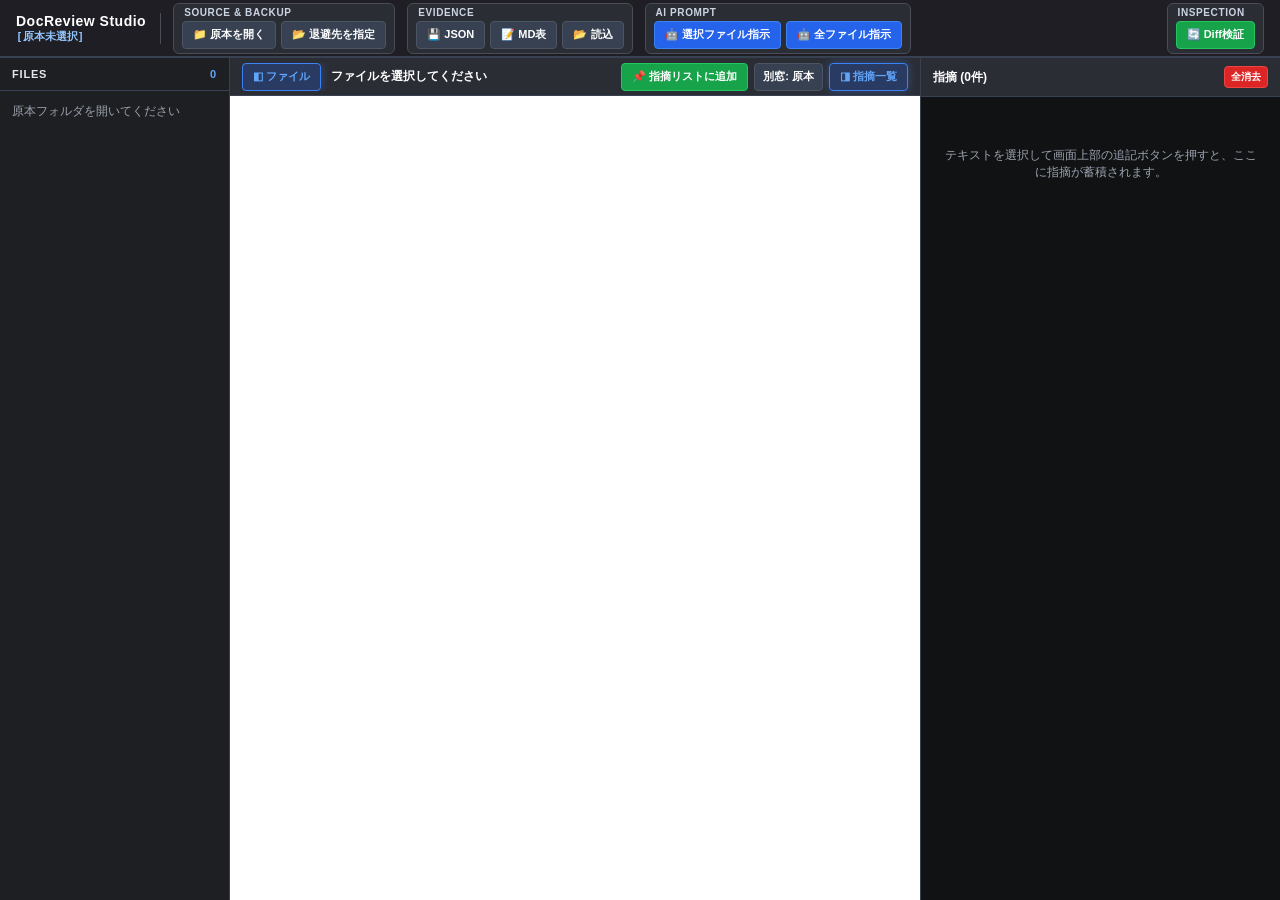
<file: docs/index.html>
<!DOCTYPE html>
<html lang="ja">

<head>
  <meta charset="UTF-8">
  <meta name="robots" content="index, follow">
  <meta name="description" content="DocReview Studio - 完全クライアントサイドで動作するHTMLマニュアル・技術文書レビュー＆WinMerge風Diff差分検証ツール。機密を漏らさずローカル完結。">
  <meta name="keywords" content="DocReview, HTMLレビュー, WinMerge, 差分比較, Diff, 技術文書, マニュアル校正">
  <meta property="og:title" content="DocReview Studio - 完全クライアントサイドHTML文書レビューツール">
  <meta property="og:description" content="ブラウザ単体でローカルのHTML文書を読み込み、レビュー指摘の記録、AI指示生成、左右ブロック差分検証を行えるWebツール。">
  <title>DocReview Studio & Diff Inspector</title>
  <style>
    :root {
      --bg-header: #1e1e24;
      --bg-group: #2b2d35;
      --border-group: #4a4d57;
      --sidebar-bg: #1e1f22;
      --accent: #2563eb;
      --accent-hover: #1d4ed8;
      --success: #16a34a;
      --success-hover: #15803d;
      --danger: #dc2626;
      --text-main: #ffffff;
      --text-sub: #d1d5db;
      --border-light: #374151;
    }

    * {
      box-sizing: border-box;
    }

    body {
      font-family: -apple-system, BlinkMacSystemFont, "Segoe UI", Roboto, "Helvetica Neue", sans-serif;
      margin: 0;
      padding: 0;
      height: 100vh;
      display: flex;
      flex-direction: column;
      background: #111214;
      color: var(--text-main);
      overflow: hidden;
    }

    header {
      background: var(--bg-header);
      border-bottom: 2px solid var(--border-light);
      padding: 6px 16px;
      display: flex;
      align-items: center;
      gap: 12px;
      height: 58px;
      flex-shrink: 0;
      z-index: 100;
    }

    .brand-section {
      display: flex;
      flex-direction: column;
      justify-content: center;
      padding-right: 14px;
      border-right: 1px solid var(--border-group);
      flex-shrink: 0;
    }

    .brand-section .title {
      font-size: 14px;
      font-weight: 700;
      letter-spacing: 0.5px;
      color: #ffffff;
      display: flex;
      align-items: center;
      gap: 6px;
    }

    .brand-section .folder-status {
      font-size: 11px;
      color: #93c5fd;
      font-weight: bold;
      font-family: monospace;
      max-width: 150px;
      overflow: hidden;
      text-overflow: ellipsis;
      white-space: nowrap;
    }

    .action-group {
      display: flex;
      flex-direction: column;
      background: var(--bg-group);
      border: 1px solid var(--border-group);
      border-radius: 6px;
      padding: 4px 8px;
      gap: 3px;
      flex-shrink: 0;
    }

    .group-label {
      font-size: 10px;
      font-weight: 700;
      color: #cbd5e1;
      text-transform: uppercase;
      letter-spacing: 0.6px;
      line-height: 1;
      padding-left: 2px;
    }

    .group-buttons {
      display: flex;
      gap: 5px;
      align-items: center;
    }

    .btn {
      padding: 4px 10px;
      cursor: pointer;
      border-radius: 4px;
      border: 1px solid #4b5563;
      background: #374151;
      color: #ffffff;
      font-weight: 700;
      font-size: 11px;
      display: inline-flex;
      align-items: center;
      gap: 5px;
      white-space: nowrap;
      height: 28px;
      transition: background 0.15s ease, border-color 0.15s ease;
    }

    .btn:hover {
      background: #4b5563;
      border-color: #9ca3af;
      color: #ffffff;
    }

    .btn-accent {
      background: var(--accent);
      color: #ffffff;
      border-color: #3b82f6;
    }

    .btn-accent:hover {
      background: var(--accent-hover);
      border-color: #60a5fa;
    }

    .btn-success {
      background: var(--success);
      color: #ffffff;
      border-color: #22c55e;
    }

    .btn-success:hover {
      background: var(--success-hover);
      border-color: #4ade80;
    }

    .btn-danger {
      background: var(--danger);
      color: #ffffff;
      border-color: #ef4444;
      padding: 2px 6px;
      font-size: 10px;
      height: 22px;
    }

    /* サイドバー開閉用ボタンスタイル（通常時：蛍光ライトグリーン発色） */
    #toggleFilesBtn, #toggleLogsBtn {
      background: rgba(34, 197, 94, 0.2);
      border-color: #22c55e;
      color: #4ade80;
    }

    /* 表示中（アクティブ時：鮮やかなブルー発色で上書き） */
    #toggleFilesBtn.btn-toggle-active,
    #toggleLogsBtn.btn-toggle-active {
      background: rgba(37, 99, 235, 0.25);
      border-color: #3b82f6 !important;
      color: #60a5fa !important;
      box-shadow: 0 0 10px rgba(59, 130, 246, 0.4);
    }

    .main-workspace {
      display: flex;
      flex: 1;
      overflow: hidden;
      background: #2b2d31;
      position: relative;
    }

    /* 左ペイン: ファイルツリー（表示切替対応） */
    .pane-files {
      width: 230px;
      background: var(--sidebar-bg);
      color: #ffffff;
      display: flex;
      flex-direction: column;
      border-right: 1px solid var(--border-light);
      flex-shrink: 0;
      transition: width 0.2s ease, margin-left 0.2s ease;
    }

    .pane-files.collapsed {
      margin-left: -230px;
      visibility: hidden;
    }

    .pane-files-header {
      padding: 10px 12px;
      font-size: 11px;
      font-weight: 700;
      text-transform: uppercase;
      letter-spacing: 0.8px;
      color: #e5e7eb;
      border-bottom: 1px solid var(--border-light);
      display: flex;
      justify-content: space-between;
      align-items: center;
    }

    .file-tree {
      flex: 1;
      overflow-y: auto;
      list-style: none;
      margin: 0;
      padding: 4px 0;
    }

    .file-tree li {
      padding: 8px 12px;
      font-size: 12px;
      cursor: pointer;
      display: flex;
      align-items: center;
      justify-content: space-between;
      color: #e5e7eb;
      font-weight: 500;
      transition: background 0.15s, color 0.15s;
    }

    .file-tree li:hover {
      background: #374151;
      color: #ffffff;
    }

    .file-tree li.active {
      background: #1f2937;
      color: #60a5fa;
      font-weight: 700;
      border-left: 4px solid var(--accent);
    }

    .file-name {
      overflow: hidden;
      text-overflow: ellipsis;
      white-space: nowrap;
      margin-right: 8px;
    }

    .file-badge {
      background: #dc2626;
      color: #ffffff;
      font-size: 10px;
      padding: 1px 6px;
      border-radius: 8px;
      font-weight: bold;
    }

    /* 中央ペイン */
    .pane-center {
      flex: 1;
      display: flex;
      flex-direction: column;
      background: #1e1f22;
      position: relative;
      overflow: hidden;
    }

    .pane-center-toolbar {
      background: #2b2d35;
      padding: 6px 12px;
      border-bottom: 1px solid var(--border-light);
      display: flex;
      justify-content: space-between;
      align-items: center;
      font-size: 12px;
      color: #ffffff;
      height: 38px;
      flex-shrink: 0;
    }

    .toolbar-left-area {
      display: flex;
      align-items: center;
      gap: 10px;
      overflow: hidden;
    }

    .inline-progress-tag {
      display: none;
      align-items: center;
      gap: 6px;
      background: #1e293b;
      border: 1px solid #38bdf8;
      border-radius: 4px;
      padding: 2px 10px;
      font-size: 11px;
      font-family: monospace;
      color: #38bdf8;
      font-weight: 700;
      white-space: nowrap;
    }

    .toolbar-right-area {
      display: flex;
      gap: 6px;
      align-items: center;
      flex-shrink: 0;
    }

    .preview-container {
      flex: 1;
      position: relative;
      overflow: hidden;
      background: #fff;
    }

    iframe.preview-frame {
      width: 100%;
      height: 100%;
      border: none;
    }

    .diff-view-container {
      display: none;
      flex: 1;
      width: 100%;
      height: 100%;
      position: relative;
    }

    .diff-column {
      flex: 1;
      display: flex;
      flex-direction: column;
      height: 100%;
      position: relative;
    }

    .diff-header {
      background: #374151;
      color: #ffffff;
      padding: 6px 12px;
      font-weight: 700;
      font-size: 11px;
      border-bottom: 1px solid var(--border-light);
      display: flex;
      justify-content: space-between;
      align-items: center;
      height: 32px;
      flex-shrink: 0;
    }

    .diff-frame {
      flex: 1;
      border: none;
      width: 100%;
      height: 100%;
      background: #fff;
    }

    .diff-bridge-canvas {
      width: 36px;
      background: #232428;
      border-left: 1px solid var(--border-light);
      border-right: 1px solid var(--border-light);
      flex-shrink: 0;
      pointer-events: none;
      z-index: 10;
    }

    /* 右ペイン: 指摘ログ一覧（表示切替対応） */
    .pane-logs {
      width: 360px;
      background: #1e1f22;
      display: flex;
      flex-direction: column;
      border-left: 1px solid var(--border-light);
      flex-shrink: 0;
      transition: width 0.2s ease, margin-right 0.2s ease;
    }

    .pane-logs.collapsed {
      margin-right: -360px;
      visibility: hidden;
    }

    .pane-logs-header {
      padding: 8px 12px;
      background: #2b2d35;
      border-bottom: 1px solid var(--border-light);
      display: flex;
      justify-content: space-between;
      align-items: center;
    }

    .log-list {
      flex: 1;
      overflow-y: auto;
      padding: 10px;
      background: #111214;
    }

    .card {
      background: #2b2d35;
      border: 1px solid var(--border-group);
      border-radius: 6px;
      padding: 10px;
      margin-bottom: 10px;
      box-shadow: 0 2px 4px rgba(0, 0, 0, 0.3);
      cursor: pointer;
      transition: border-color 0.2s;
    }

    .card:hover {
      border-color: #60a5fa;
    }

    .card.highlighted {
      border-color: #facc15;
      box-shadow: 0 0 8px rgba(250, 204, 21, 0.4);
    }

    .card-head {
      display: flex;
      justify-content: space-between;
      align-items: center;
      margin-bottom: 6px;
      font-size: 11px;
    }

    .file-tag {
      background: #374151;
      color: #93c5fd;
      padding: 2px 6px;
      border-radius: 4px;
      font-weight: 700;
    }

    .line-tag {
      color: #9ca3af;
      margin-left: 4px;
      font-family: monospace;
    }

    .radio-row {
      display: flex;
      gap: 6px;
      margin-bottom: 6px;
      background: #1f2937;
      padding: 4px 6px;
      border-radius: 4px;
      font-size: 11px;
      color: #ffffff;
    }

    .target-box {
      background: #362f12;
      border-left: 3px solid #facc15;
      color: #fef08a;
      padding: 6px 8px;
      font-size: 11px;
      font-family: monospace;
      word-break: break-all;
      margin-bottom: 6px;
      max-height: 60px;
      overflow-y: auto;
      border-radius: 0 4px 4px 0;
    }

    .context-box {
      background: #1f2937;
      padding: 4px 6px;
      font-size: 10px;
      color: #cbd5e1;
      word-break: break-all;
      margin-bottom: 6px;
      border-radius: 4px;
    }

    .inst-text {
      width: 100%;
      height: 52px;
      padding: 6px;
      font-size: 12px;
      background: #111214;
      border: 1px solid var(--border-group);
      color: #ffffff;
      border-radius: 4px;
      resize: vertical;
      font-family: inherit;
      box-sizing: border-box;
    }

    .inst-text:focus {
      outline: none;
      border-color: #60a5fa;
    }

    .empty-logs {
      text-align: center;
      color: #9ca3af;
      padding: 40px 10px;
      font-size: 12px;
    }
  </style>
</head>

<body>

  <header>
    <div class="brand-section">
      <span class="title">DocReview Studio</span>
      <span class="folder-status" id="folderLabel">[原本未選択]</span>
    </div>

    <!-- グループ1: 原本・退避管理 -->
    <div class="action-group">
      <div class="group-label">Source & Backup</div>
      <div class="group-buttons">
        <button class="btn" id="openDirBtn">📁 原本を開く</button>
        <button class="btn" id="openBackupDirBtn" title="退避フォルダを指定し原本をバックアップ">📂 退避先を指定</button>
      </div>
    </div>

    <!-- グループ2: レビューエビデンス -->
    <div class="action-group">
      <div class="group-label">Evidence</div>
      <div class="group-buttons">
        <button class="btn" id="exportJsonBtn" title="指摘データをJSON保存">💾 JSON</button>
        <button class="btn" id="exportMdBtn" title="指摘データをMarkdown表保存">📝 MD表</button>
        <button class="btn" id="importJsonBtn" title="過去の指摘JSONを復元">📂 読込</button>
        <input type="file" id="importJsonInput" accept=".json" style="display: none;">
      </div>
    </div>

    <!-- グループ3: AIプロンプト生成 -->
    <div class="action-group">
      <div class="group-label">AI Prompt</div>
      <div class="group-buttons">
        <button class="btn btn-accent" id="copyCurrentBtn" title="選択中ファイルの指摘のみコピー">
          🤖 選択ファイル指示
        </button>
        <button class="btn btn-accent" id="copyAllBtn" title="全ファイルの指摘を合算コピー">
          🤖 全ファイル指示
        </button>
      </div>
    </div>

    <!-- グループ4: 差分検証 -->
    <div class="action-group" style="margin-left: auto;">
      <div class="group-label">Inspection</div>
      <div class="group-buttons">
        <button class="btn btn-success" id="toggleDiffBtn" title="原本と並列退避フォルダをブロック差分検証">
          🔄 Diff検証
        </button>
      </div>
    </div>
  </header>

  <div class="main-workspace">

    <!-- 左：ファイルツリー -->
    <div class="pane-files" id="paneFiles">
      <div class="pane-files-header">
        <span>Files</span>
        <span id="fileTotalCount" style="color: #60a5fa; font-weight: bold;">0</span>
      </div>
      <ul class="file-tree" id="fileTree">
        <li style="color: #9ca3af; cursor: default;">原本フォルダを開いてください</li>
      </ul>
    </div>

    <!-- 中央：インラインプレビュー / WinMerge風Diff比較 -->
    <div class="pane-center">
      <div class="pane-center-toolbar">
        <div class="toolbar-left-area">
          <!-- 2. 左サイドバー開閉トグルボタン -->
          <button class="btn btn-toggle-active" id="toggleFilesBtn" title="ファイルツリーの表示/非表示を切り替え (Alt+1)">
            ◧ ファイル
          </button>

          <div id="currentViewLabel"><strong>ファイルを選択してください</strong></div>
          <span class="inline-progress-tag" id="backupProgressBadge">
            <span id="backupSpinner">⏳</span>
            <span id="backupProgressText">退避中...</span>
          </span>
        </div>

        <div class="toolbar-right-area">
          <button class="btn btn-success" id="addIssueFromParentBtn" style="font-weight: bold;"
            title="本文で選択したテキストを指摘リストへ追加">
            📌 指摘リストに追加
          </button>

          <!-- 1. 別窓で開く：原本と修正前を個別に起動可能に拡張 -->
          <button class="btn" style="padding: 2px 8px; font-size: 11px;" id="openDetachedModifiedBtn"
            title="原本（修正後作業中）を独立別ウィンドウで開く">
            別窓: 原本
          </button>
          <button class="btn" style="padding: 2px 8px; font-size: 11px; display: none;" id="openDetachedBackupBtn"
            title="退避（修正前原本）を独立別ウィンドウで開く">
            別窓: 修正前
          </button>

          <!-- 2. 右サイドバー開閉トグルボタン -->
          <button class="btn btn-toggle-active" id="toggleLogsBtn" title="指摘エビデンス欄の表示/非表示を切り替え (Alt+2)">
            ◨ 指摘一覧
          </button>
        </div>
      </div>

      <div class="preview-container" id="normalContainer">
        <iframe id="mainPreview" class="preview-frame"></iframe>
      </div>

      <div class="diff-view-container" id="diffContainer">
        <div class="diff-column">
          <div class="diff-header">
            <span id="diffBeforeLabel">修正前 (退避フォルダ未指定)</span>
          </div>
          <iframe id="diffBefore" class="diff-frame"></iframe>
        </div>

        <canvas id="diffBridgeCanvas" class="diff-bridge-canvas" width="36"></canvas>

        <div class="diff-column">
          <div class="diff-header">
            <span>修正後 (原本作業フォルダ - AI修正後)</span>
            <button class="btn" style="padding: 1px 6px; font-size: 10px; height: 20px;" id="reloadDiffAfterBtn">🔄
              原本再読込</button>
          </div>
          <iframe id="diffAfter" class="diff-frame"></iframe>
        </div>
      </div>
    </div>

    <!-- 右：指摘ログ一覧 -->
    <div class="pane-logs" id="paneLogs">
      <div class="pane-logs-header">
        <strong id="logCountLabel" style="font-size: 12px; color: #ffffff;">指摘 (0件)</strong>
        <button class="btn btn-danger" id="clearLogsBtn">全消去</button>
      </div>
      <div class="log-list" id="logList">
        <div class="empty-logs">テキストを選択して画面上部の追記ボタンを押すと、ここに指摘が蓄積されます。</div>
      </div>
    </div>

  </div>

  <script>
    let lastChosenDirHandle = null;
    let workDirHandle = null;
    let backupDirHandle = null;

    let rawHtmlMap = {};
    let backupHtmlMap = {};
    let blobUrlMap = {};
    let backupBlobUrlMap = {};
    let htmlFileNames = [];
    let currentFileName = "";
    let reviewLogs = [];

    // 1. 個別管理用ウィンドウハンドル
    let detachedModifiedWin = null;
    let detachedBackupWin = null;

    let isDiffMode = false;
    let isFilesVisible = true;
    let isLogsVisible = true;

    const TYPES = ["修正", "追加", "削除", "質問", "検討中"];

    window.addEventListener('message', function (e) {
      if (e.data && e.data.type === 'AI_REVIEW_ADD_LOG') {
        processAddLog(e.data);
      } else if (e.data && e.data.type === 'DIFF_SCROLL_NOTIFY') {
        handleDiffScrollNotify(e.data);
      }
    });

    function processAddLog(data) {
      const { text, context, fileName } = data;
      const targetFile = fileName || currentFileName;
      const rawContent = rawHtmlMap[targetFile] || "";
      const approxLine = calculateApproxLine(rawContent, text);

      reviewLogs.push({
        file: targetFile,
        line: approxLine,
        target: text,
        context: context,
        type: "修正",
        instruction: "",
        timestamp: new Date().toISOString()
      });

      renderLogs(true);
      renderFileTree();

      setTimeout(() => {
        const lastIdx = reviewLogs.length - 1;
        const instArea = document.getElementById(`inst-${lastIdx}`);
        if (instArea) {
          instArea.scrollIntoView({ behavior: 'smooth', block: 'center' });
          instArea.focus();
        }
      }, 50);
    }

    // 2. サイドバー表示切替機能（VS Code風）
    document.getElementById('toggleFilesBtn').onclick = toggleFilesPane;
    document.getElementById('toggleLogsBtn').onclick = toggleLogsPane;

    function toggleFilesPane() {
      isFilesVisible = !isFilesVisible;
      const el = document.getElementById('paneFiles');
      const btn = document.getElementById('toggleFilesBtn');
      el.classList.toggle('collapsed', !isFilesVisible);
      btn.classList.toggle('btn-toggle-active', isFilesVisible);
    }

    function toggleLogsPane() {
      isLogsVisible = !isLogsVisible;
      const el = document.getElementById('paneLogs');
      const btn = document.getElementById('toggleLogsBtn');
      el.classList.toggle('collapsed', !isLogsVisible);
      btn.classList.toggle('btn-toggle-active', isLogsVisible);
    }

    // ショートカットキー (Alt+1 でファイル、Alt+2 で指摘一覧)
    window.addEventListener('keydown', (e) => {
      if (e.altKey && e.key === '1') {
        e.preventDefault();
        toggleFilesPane();
      } else if (e.altKey && e.key === '2') {
        e.preventDefault();
        toggleLogsPane();
      }
    });

    document.getElementById('addIssueFromParentBtn').onclick = function () {
      const frameEl = document.getElementById('mainPreview');
      if (!frameEl || !frameEl.contentWindow) return;
      frameEl.contentWindow.postMessage({ type: 'REQUEST_CURRENT_SELECTION' }, '*');
    };

    document.getElementById('openDirBtn').onclick = openWorkDirectory;
    document.getElementById('openBackupDirBtn').onclick = openBackupDirectoryExplicit;
    document.getElementById('copyCurrentBtn').onclick = copyCurrentPrompt;
    document.getElementById('copyAllBtn').onclick = copyAllPrompt;
    document.getElementById('toggleDiffBtn').onclick = toggleDiffMode;

    // 1. 個別別窓起動ボタンのハンドラ登録
    document.getElementById('openDetachedModifiedBtn').onclick = openDetachedModified;
    document.getElementById('openDetachedBackupBtn').onclick = openDetachedBackup;

    document.getElementById('clearLogsBtn').onclick = clearLogs;
    document.getElementById('exportJsonBtn').onclick = exportAsJson;
    document.getElementById('exportMdBtn').onclick = exportAsMarkdown;
    document.getElementById('importJsonBtn').onclick = () => document.getElementById('importJsonInput').click();
    document.getElementById('reloadDiffAfterBtn').onclick = reloadWorkDirectory;

    async function openWorkDirectory() {
      try {
        const pickerOptions = { mode: 'readwrite' };
        if (lastChosenDirHandle) pickerOptions.startIn = lastChosenDirHandle;
        workDirHandle = await window.showDirectoryPicker(pickerOptions);
        lastChosenDirHandle = workDirHandle;
      } catch (err) {
        if (err.name !== 'AbortError') alert("原本フォルダ選択エラー: " + err.message);
        return;
      }

      document.getElementById('folderLabel').innerText = `[原本: ${workDirHandle.name}]`;
      await loadWorkFolder();
    }

    async function openBackupDirectoryExplicit() {
      if (!workDirHandle) {
        alert("先に「📁 原本を開く」で原本フォルダを選択してください。");
        return;
      }

      try {
        const pickerOptions = { mode: 'readwrite' };
        if (lastChosenDirHandle) pickerOptions.startIn = lastChosenDirHandle;
        backupDirHandle = await window.showDirectoryPicker(pickerOptions);
        lastChosenDirHandle = backupDirHandle;
      } catch (err) {
        if (err.name !== 'AbortError') alert("退避フォルダ選択エラー: " + err.message);
        return;
      }

      let hasFiles = false;
      for await (const entry of backupDirHandle.values()) {
        hasFiles = true;
        break;
      }

      let doCopy = true;
      if (hasFiles) {
        const choice = confirm(
          `退避フォルダ「${backupDirHandle.name}」には既にファイルが存在します。\n\n` +
          `【OK】➔ 既存のバックアップファイルをそのまま差分比較に使用する\n` +
          `【キャンセル】➔ 現在の原本データで退避先を上書きコピー退避する`
        );
        doCopy = !choice;
      }

      const badge = document.getElementById('backupProgressBadge');
      const progressText = document.getElementById('backupProgressText');
      const spinner = document.getElementById('backupSpinner');

      if (doCopy) {
        badge.style.display = 'inline-flex';
        spinner.innerText = "⏳";
        progressText.innerText = "退避準備中...";

        const fileEntries = [];
        await collectAllFiles(workDirHandle, backupDirHandle, fileEntries);
        const total = fileEntries.length;

        let completed = 0;
        const updateUI = () => {
          const percent = total > 0 ? Math.round((completed / total) * 100) : 0;
          progressText.innerText = `退避中: ${completed} / ${total} (${percent}%)`;
        };

        const CONCURRENCY = 6;
        let index = 0;

        async function worker() {
          while (index < fileEntries.length) {
            const task = fileEntries[index++];
            try {
              const file = await task.srcHandle.getFile();
              const destFileHandle = await task.destDirHandle.getFileHandle(task.name, { create: true });
              const writable = await destFileHandle.createWritable();
              await writable.write(file);
              await writable.close();
            } catch (err) {
              console.error("Copy error:", task.name, err);
            }
            completed++;
            if (completed % 3 === 0 || completed === total) {
              updateUI();
            }
          }
        }

        const workers = Array.from({ length: Math.min(CONCURRENCY, fileEntries.length) }, () => worker());
        await Promise.all(workers);

        spinner.innerText = "✅";
        progressText.innerText = `退避完了: ${total} files`;
        setTimeout(() => { badge.style.display = 'none'; }, 3000);
      }

      document.getElementById('diffBeforeLabel').innerText = `修正前 (${backupDirHandle.name})`;
      document.getElementById('openDetachedBackupBtn').style.display = 'inline-flex'; // 修正前別窓ボタンを表示
      await loadBackupFolder();

      if (isDiffMode) refreshDiffFrames();
      alert(`退避フォルダ「${backupDirHandle.name}」の同期が完了しました！`);
    }

    async function collectAllFiles(srcDirH, destDirH, taskList) {
      for await (const entry of srcDirH.values()) {
        if (entry.name.includes('_backup')) continue;
        if (entry.kind === 'file') {
          taskList.push({
            name: entry.name,
            srcHandle: entry,
            destDirHandle: destDirH
          });
        } else if (entry.kind === 'directory') {
          const subDestDir = await destDirH.getDirectoryHandle(entry.name, { create: true });
          await collectAllFiles(entry, subDestDir, taskList);
        }
      }
    }

    async function loadWorkFolder() {
      rawHtmlMap = {};
      blobUrlMap = {};
      htmlFileNames = [];

      for await (const entry of workDirHandle.values()) {
        if (entry.name.includes('_backup')) continue;

        if (entry.kind === 'file') {
          const file = await entry.getFile();
          const isHtml = file.name.toLowerCase().endsWith('.html') || file.name.toLowerCase().endsWith('.htm');
          if (isHtml) {
            rawHtmlMap[file.name] = await file.text();
            htmlFileNames.push(file.name);
          } else {
            blobUrlMap[file.name] = URL.createObjectURL(file);
          }
        } else if (entry.kind === 'directory') {
          await scanResourcesOnly(entry, entry.name, blobUrlMap);
        }
      }

      if (htmlFileNames.length === 0) {
        alert("選択した原本フォルダ内にHTMLファイルが見つかりませんでした。");
        return;
      }

      document.getElementById('fileTotalCount').innerText = htmlFileNames.length;
      renderFileTree();
      selectFile(htmlFileNames[0]);
    }

    async function loadBackupFolder() {
      if (!backupDirHandle) return;
      backupHtmlMap = {};
      backupBlobUrlMap = {};

      for await (const entry of backupDirHandle.values()) {
        if (entry.kind === 'file') {
          const file = await entry.getFile();
          if (file.name.toLowerCase().endsWith('.html') || file.name.toLowerCase().endsWith('.htm')) {
            backupHtmlMap[file.name] = await file.text();
          } else {
            backupBlobUrlMap[file.name] = URL.createObjectURL(file);
          }
        } else if (entry.kind === 'directory') {
          await scanResourcesOnly(entry, entry.name, backupBlobUrlMap);
        }
      }
    }

    async function scanResourcesOnly(dirH, pathPrefix, targetMap) {
      for await (const entry of dirH.values()) {
        const fullRel = pathPrefix ? `${pathPrefix}/${entry.name}` : entry.name;
        if (entry.kind === 'file') {
          const file = await entry.getFile();
          const url = URL.createObjectURL(file);
          targetMap[entry.name] = url;
          targetMap[fullRel] = url;
        } else if (entry.kind === 'directory') {
          await scanResourcesOnly(entry, fullRel, targetMap);
        }
      }
    }

    async function reloadWorkDirectory() {
      if (!workDirHandle) return;
      for (const name of htmlFileNames) {
        try {
          const fh = await workDirHandle.getFileHandle(name);
          const f = await fh.getFile();
          rawHtmlMap[name] = await f.text();
        } catch (e) { }
      }
      if (isDiffMode) {
        refreshDiffFrames();
      } else {
        loadIntoFrame(document.getElementById('mainPreview'), rawHtmlMap[currentFileName], currentFileName, blobUrlMap);
      }
      if (detachedModifiedWin && !detachedModifiedWin.closed) {
        loadIntoDetachedModified();
      }
      alert("原本ファイルを最新状態に再読込しました。");
    }

    function renderFileTree() {
      const ul = document.getElementById('fileTree');
      ul.innerHTML = "";

      htmlFileNames.forEach(name => {
        const count = reviewLogs.filter(l => l.file === name).length;
        const li = document.createElement('li');
        if (name === currentFileName) li.classList.add('active');

        li.innerHTML = `
          <span class="file-name" title="${escapeHtml(name)}">📄 ${escapeHtml(name)}</span>
          ${count > 0 ? `<span class="file-badge">${count}</span>` : ''}
        `;

        li.addEventListener('click', () => selectFile(name));
        ul.appendChild(li);
      });
    }

    function selectFile(name) {
      currentFileName = name;
      renderFileTree();
      document.getElementById('currentViewLabel').innerHTML = `表示中: <strong style="color:#ffffff;">${escapeHtml(name)}</strong>`;
      loadIntoFrame(document.getElementById('mainPreview'), rawHtmlMap[name], name, blobUrlMap);

      if (isDiffMode) {
        refreshDiffFrames();
      }

      if (detachedModifiedWin && !detachedModifiedWin.closed) {
        loadIntoDetachedModified();
      }
      if (detachedBackupWin && !detachedBackupWin.closed) {
        loadIntoDetachedBackup();
      }
    }

    function loadIntoFrame(frameEl, rawHtml, fileName, resourceMap) {
      if (!rawHtml) return;
      let finalHtml = resolveResourceUrls(rawHtml, resourceMap);

      const injectedScript = `
        <style>
          @keyframes pulseHighlight {
            0% { background-color: #facc15; box-shadow: 0 0 10px #facc15; }
            50% { background-color: #fef08a; box-shadow: none; }
            100% { background-color: #facc15; box-shadow: 0 0 10px #facc15; }
          }
          .ai-rv-search-highlight {
            animation: pulseHighlight 1s infinite alternate;
            color: #000 !important;
            font-weight: bold;
            border-radius: 2px;
            padding: 1px 3px;
            display: inline;
          }
        </style>
        <script>
          window.addEventListener('message', (e) => {
            if (e.data && e.data.type === 'REQUEST_CURRENT_SELECTION') {
              const sel = window.getSelection();
              const text = sel ? sel.toString().trim() : "";
              if (!text) {
                alert("マニュアル本文のテキストを選択してください。");
                return;
              }
              let context = "";
              if (sel.rangeCount > 0) {
                let parent = sel.getRangeAt(0).commonAncestorContainer;
                if (parent.nodeType === 3) parent = parent.parentNode;
                const fullText = (parent.innerText || "").replace(/\\r?\\n/g, " ");
                const idx = fullText.indexOf(text);
                if (idx !== -1) {
                  const start = Math.max(0, idx - 25);
                  const end = Math.min(fullText.length, idx + text.length + 25);
                  context = (start > 0 ? "..." : "") + fullText.substring(start, end).trim() + (end < fullText.length ? "..." : "");
                }
              }
              window.parent.postMessage({
                type: 'AI_REVIEW_ADD_LOG',
                text: text,
                context: context,
                fileName: ${JSON.stringify(fileName)}
              }, '*');
            } else if (e.data && e.data.type === 'HIGHLIGHT_TARGET_TEXT') {
              highlightAndScrollTo(e.data.targetText);
            }
          });

          function highlightAndScrollTo(text) {
            if (!text) return;
            document.querySelectorAll('.ai-rv-search-highlight').forEach(el => {
              const parent = el.parentNode;
              parent.replaceChild(document.createTextNode(el.innerText), el);
              parent.normalize();
            });

            const walker = document.createTreeWalker(document.body, NodeFilter.SHOW_TEXT, null, false);
            let node;
            while (node = walker.nextNode()) {
              const idx = node.nodeValue.indexOf(text);
              if (idx !== -1) {
                const range = document.createRange();
                range.setStart(node, idx);
                range.setEnd(node, idx + text.length);

                const span = document.createElement('span');
                span.className = 'ai-rv-search-highlight';
                range.surroundContents(span);
                span.scrollIntoView({ behavior: 'smooth', block: 'center' });
                break;
              }
            }
          }
        <\/script>
      `;

      if (finalHtml.includes("<body")) {
        finalHtml = finalHtml.replace(/(<body[^>]*>)/i, "$1" + injectedScript);
      } else {
        finalHtml = injectedScript + finalHtml;
      }

      frameEl.srcdoc = finalHtml;
    }

    function calculateApproxLine(rawText, targetText) {
      if (!rawText || !targetText) return null;
      const idx = rawText.indexOf(targetText);
      if (idx === -1) return null;
      return rawText.substring(0, idx).split('\n').length;
    }

    function resolveResourceUrls(html, resourceMap) {
      let res = html;
      const map = resourceMap || blobUrlMap;
      for (const [key, blobUrl] of Object.entries(map)) {
        const escaped = key.replace(/[.*+?^${}()|[\]\\]/g, '\\$&');
        const reg = new RegExp(`(["'=])([^"'=]*?${escaped})(["'\\s>])`, 'gi');
        res = res.replace(reg, `$1${blobUrl}$3`);
      }
      return res;
    }

    function renderLogs(autoFocus) {
      const container = document.getElementById('logList');
      document.getElementById('logCountLabel').innerText = `指摘 (${reviewLogs.length}件)`;

      if (reviewLogs.length === 0) {
        container.innerHTML = '<div class="empty-logs">テキストを選択して画面上部の追記ボタンを押すと、ここに指摘が蓄積されます。</div>';
        return;
      }

      container.innerHTML = reviewLogs.map((item, idx) => `
        <div class="card" id="card-${idx}" onclick="focusReviewTarget(${idx})">
          <div class="card-head">
            <div>
              <span class="file-tag">${escapeHtml(item.file)}</span>
              ${item.line ? `<span class="line-tag">L.${item.line}付近</span>` : ''}
              <strong style="color:#ffffff; margin-left:4px;">#${idx + 1}</strong>
            </div>
            <button class="btn btn-danger" onclick="event.stopPropagation(); removeLog(${idx})">削除</button>
          </div>

          <div class="radio-row" onclick="event.stopPropagation()">
            ${TYPES.map(t => `
              <label style="cursor:pointer; display:flex; align-items:center; gap:2px;">
                <input type="radio" name="t_${idx}" value="${t}" ${item.type === t ? 'checked' : ''} onchange="updateType(${idx}, '${t}')">
                ${t}
              </label>
            `).join('')}
          </div>

          <div class="target-box" title="クリックで該当箇所へジャンプ">${escapeHtml(item.target)}</div>
          ${item.context ? `<div class="context-box">${escapeHtml(item.context)}</div>` : ''}

          <textarea class="inst-text" id="inst-${idx}" placeholder="指示を入力" onclick="event.stopPropagation()" oninput="updateInst(${idx}, this.value)">${escapeHtml(item.instruction)}</textarea>
        </div>
      `).join('');

      if (autoFocus) {
        const el = document.getElementById(`card-${reviewLogs.length - 1}`);
        if (el) el.scrollIntoView({ behavior: 'smooth', block: 'nearest' });
      }
    }

    window.focusReviewTarget = function (idx) {
      const item = reviewLogs[idx];
      if (!item) return;

      document.querySelectorAll('.card').forEach((c, i) => {
        c.classList.toggle('highlighted', i === idx);
      });

      if (item.file !== currentFileName) {
        selectFile(item.file);
      }

      setTimeout(() => {
        const targetFrame = document.getElementById('mainPreview');
        if (targetFrame && targetFrame.contentWindow) {
          targetFrame.contentWindow.postMessage({
            type: 'HIGHLIGHT_TARGET_TEXT',
            targetText: item.target
          }, '*');
        }
      }, 150);
    };

    window.updateType = function (idx, val) { reviewLogs[idx].type = val; };
    window.updateInst = function (idx, val) { reviewLogs[idx].instruction = val; };
    window.removeLog = function (idx) {
      reviewLogs.splice(idx, 1);
      renderLogs(false);
      renderFileTree();
    };

    function clearLogs() {
      if (confirm("全指摘を削除しますか？")) {
        reviewLogs = [];
        renderLogs(false);
        renderFileTree();
      }
    }

    function exportAsJson() {
      if (reviewLogs.length === 0) { alert("エクスポートする指摘がありません。"); return; }
      const data = {
        meta: { project: workDirHandle ? workDirHandle.name : "doc_review", exportDate: new Date().toISOString(), totalIssues: reviewLogs.length },
        logs: reviewLogs
      };
      const blob = new Blob([JSON.stringify(data, null, 2)], { type: 'application/json' });
      triggerDownload(blob, `review_logs_${getTimestampStr()}.json`);
    }

    function exportAsMarkdown() {
      if (reviewLogs.length === 0) { alert("エクスポートする指摘がありません。"); return; }
      let md = `# ドキュメントレビュー記録エビデンス\n\n`;
      md += `- **対象フォルダ**: ${workDirHandle ? workDirHandle.name : "doc_review"}\n- **出力日時**: ${new Date().toLocaleString()}\n- **指摘件数**: ${reviewLogs.length}件\n\n`;
      md += `| # | ファイル | 概算行 | 区分 | 対象テキスト | 指示内容 |\n|---|---|---|---|---|---|\n`;

      reviewLogs.forEach((item, idx) => {
        const line = item.line ? `L.${item.line}` : '-';
        const targetClean = (item.target || '').replace(/[\r\n]+/g, ' ').replace(/\|/g, '\\|');
        const instClean = (item.instruction || '（未入力）').replace(/[\r\n]+/g, '<br>').replace(/\|/g, '\\|');
        md += `| ${idx + 1} | ${item.file} | ${line} | ${item.type} | ${targetClean} | ${instClean} |\n`;
      });

      const blob = new Blob([md], { type: 'text/markdown;charset=utf-8' });
      triggerDownload(blob, `review_report_${getTimestampStr()}.md`);
    }

    document.getElementById('importJsonInput').addEventListener('change', async function (e) {
      const file = e.target.files[0];
      if (!file) return;
      try {
        const text = await file.text();
        const imported = JSON.parse(text);
        if (imported && Array.isArray(imported.logs)) reviewLogs = imported.logs;
        else if (Array.isArray(imported)) reviewLogs = imported;
        renderLogs(false);
        renderFileTree();
        alert(`${reviewLogs.length} 件の指摘を復元しました！`);
      } catch (err) {
        alert("JSON読み込みエラー: " + err.message);
      } finally {
        e.target.value = "";
      }
    });

    function triggerDownload(blob, filename) {
      const a = document.createElement('a');
      a.href = URL.createObjectURL(blob);
      a.download = filename;
      document.body.appendChild(a);
      a.click();
      document.body.removeChild(a);
      URL.revokeObjectURL(a.href);
    }

    function getTimestampStr() {
      const d = new Date();
      return `${d.getFullYear()}${pad(d.getMonth() + 1)}${pad(d.getDate())}_${pad(d.getHours())}${pad(d.getMinutes())}${pad(d.getSeconds())}`;
    }

    function pad(n) { return n < 10 ? '0' + n : n; }

    // 1. 原本（修正後）の独立別窓起動
    function openDetachedModified() {
      if (!currentFileName) return;
      detachedModifiedWin = window.open("", "_blank", "width=1000,height=850,scrollbars=yes,resizable=yes");
      loadIntoDetachedModified();
    }

    function loadIntoDetachedModified() {
      if (!detachedModifiedWin || detachedModifiedWin.closed) return;
      let finalHtml = resolveResourceUrls(rawHtmlMap[currentFileName], blobUrlMap);
      const injectedScript = `
        <div style="position:fixed;top:0;left:0;width:100%;height:36px;background:#18191c;color:#fff;display:flex;align-items:center;justify-content:center;gap:12px;z-index:9999999;font-family:sans-serif;font-size:12px;border-bottom:1px solid #34373c;">
          <span style="color:#60a5fa; font-weight:bold;">[原本] ${escapeHtml(currentFileName)}</span>
          <button id="detachedAddBtn" style="background:#16a34a;color:#fff;border:none;border-radius:4px;padding:4px 12px;font-weight:bold;cursor:pointer;">
            📌 選択テキストを指摘に追加
          </button>
        </div>
        <div style="height:38px;"></div>
        <script>
          document.getElementById('detachedAddBtn').onclick = function() {
            const sel = window.getSelection();
            const text = sel ? sel.toString().trim() : "";
            if (!text) { alert("テキストを選択してください"); return; }
            window.opener.postMessage({
              type: 'AI_REVIEW_ADD_LOG',
              text: text,
              context: "",
              fileName: ${JSON.stringify(currentFileName)}
            }, '*');
            const btn = this;
            btn.innerText = "✓ 追加完了";
            setTimeout(() => { btn.innerText = "📌 選択テキストを指摘に追加"; }, 1000);
          };
        <\/script>
      `;
      finalHtml = finalHtml.replace(/(<body[^>]*>)/i, "$1" + injectedScript);

      const doc = detachedModifiedWin.document;
      doc.open();
      doc.write(finalHtml);
      doc.close();
      detachedModifiedWin.document.title = "[原本] " + currentFileName;
    }

    // 1. 修正前（退避バックアップ）の独立別窓起動
    function openDetachedBackup() {
      if (!currentFileName || !backupHtmlMap[currentFileName]) {
        alert("退避フォルダ内に該当ファイルが存在しません。");
        return;
      }
      detachedBackupWin = window.open("", "_blank", "width=1000,height=850,scrollbars=yes,resizable=yes");
      loadIntoDetachedBackup();
    }

    function loadIntoDetachedBackup() {
      if (!detachedBackupWin || detachedBackupWin.closed) return;
      let finalHtml = resolveResourceUrls(backupHtmlMap[currentFileName], backupBlobUrlMap);
      const headerBar = `
        <div style="position:fixed;top:0;left:0;width:100%;height:36px;background:#374151;color:#fff;display:flex;align-items:center;justify-content:center;gap:12px;z-index:9999999;font-family:sans-serif;font-size:12px;border-bottom:1px solid #4b5563;">
          <span style="color:#f87171; font-weight:bold;">[修正前/退避原本] ${escapeHtml(currentFileName)}</span>
          <span style="color:#d1d5db; font-size:11px;">(参照専用)</span>
        </div>
        <div style="height:38px;"></div>
      `;
      finalHtml = finalHtml.replace(/(<body[^>]*>)/i, "$1" + headerBar);

      const doc = detachedBackupWin.document;
      doc.open();
      doc.write(finalHtml);
      doc.close();
      detachedBackupWin.document.title = "[修正前] " + currentFileName;
    }

    function copyCurrentPrompt() {
      if (!currentFileName) return;
      const targetLogs = reviewLogs.filter(l => l.file === currentFileName);
      generatePrompt(targetLogs, `【対象ファイル: ${currentFileName}】`);
    }

    function copyAllPrompt() {
      generatePrompt(reviewLogs, "【全ファイル横断指摘】");
    }

    function generatePrompt(logs, titleHeader) {
      if (logs.length === 0) { alert("指摘が登録されていません。"); return; }
      let out = `${titleHeader}\n以下のHTMLマニュアルの指定箇所について、指摘内容を反映してください。\n`;
      out += "※指示のない既存のタグ構造、属性、クラス名、前後の文言は一切変更しないこと。\n\n";

      logs.forEach((item, idx) => {
        out += "========================================\n";
        out += `[指摘 #${idx + 1}] 【${item.type}】\n`;
        out += `対象ファイル: ${item.file} ${item.line ? `(L.${item.line}付近)` : ''}\n`;
        out += `対象テキスト:\n"${item.target}"\n`;
        if (item.context) out += `周辺文脈:\n"${item.context}"\n`;
        out += `指示内容:\n${item.instruction ? item.instruction.trim() : "（指示未入力）"}\n\n`;
      });

      navigator.clipboard.writeText(out).then(() => {
        alert(`${logs.length} 件のAI指示プロンプトをクリップボードにコピーしました！`);
      });
    }

    function toggleDiffMode() {
      isDiffMode = !isDiffMode;
      const normal = document.getElementById('normalContainer');
      const diff = document.getElementById('diffContainer');
      const btn = document.getElementById('toggleDiffBtn');

      if (isDiffMode) {
        normal.style.display = 'none';
        diff.style.display = 'flex';
        btn.innerText = "✖ 通常モードへ戻る";
        btn.style.background = "#4b5563";

        refreshDiffFrames();
      } else {
        normal.style.display = 'block';
        diff.style.display = 'none';
        btn.innerText = "🔄 Diff検証";
        btn.style.background = "var(--success)";
      }
    }

    function refreshDiffFrames() {
      const beforeHtml = backupHtmlMap[currentFileName] || "";
      const afterHtml = rawHtmlMap[currentFileName] || "";

      const { decoratedBefore, decoratedAfter } = buildWinMergeDecoratedHtml(beforeHtml, afterHtml);

      loadDiffDecoratedFrame(document.getElementById('diffBefore'), decoratedBefore, 'DIFF_LEFT', backupBlobUrlMap);
      loadDiffDecoratedFrame(document.getElementById('diffAfter'), decoratedAfter, 'DIFF_RIGHT', blobUrlMap);

      setTimeout(renderDiffBridgeLines, 300);
    }

    function buildWinMergeDecoratedHtml(beforeHtml, afterHtml) {
      if (!beforeHtml || !afterHtml) {
        return { decoratedBefore: beforeHtml, decoratedAfter: afterHtml };
      }

      const linesBefore = beforeHtml.split('\n');
      const linesAfter = afterHtml.split('\n');

      let diffIdx = 0;
      const decoratedBeforeLines = linesBefore.map(line => {
        const trimmed = line.trim();
        if (trimmed && !linesAfter.some(al => al.trim() === trimmed)) {
          return `<div class="winmerge-diff-line winmerge-del" data-diff-id="${diffIdx++}">${line || '&nbsp;'}</div>`;
        }
        return line;
      });

      diffIdx = 0;
      const decoratedAfterLines = linesAfter.map(line => {
        const trimmed = line.trim();
        if (trimmed && !linesBefore.some(bl => bl.trim() === trimmed)) {
          return `<div class="winmerge-diff-line winmerge-add" data-diff-id="${diffIdx++}">${line || '&nbsp;'}</div>`;
        }
        return line;
      });

      const diffStyles = `
        <style>
          .winmerge-diff-line {
            position: relative;
            box-sizing: border-box;
          }
          .winmerge-del {
            background-color: #fee2e2 !important;
            border-top: 1px dashed #ef4444 !important;
            border-bottom: 1px dashed #ef4444 !important;
            color: #991b1b !important;
          }
          .winmerge-add {
            background-color: #dcfce7 !important;
            border-top: 1px dashed #22c55e !important;
            border-bottom: 1px dashed #22c55e !important;
            color: #166534 !important;
          }
        </style>
      `;

      return {
        decoratedBefore: diffStyles + decoratedBeforeLines.join('\n'),
        decoratedAfter: diffStyles + decoratedAfterLines.join('\n')
      };
    }

    function loadDiffDecoratedFrame(frameEl, html, role, resourceMap) {
      let finalHtml = resolveResourceUrls(html, resourceMap);
      const script = `
        <script>
          let isSyncing = false;
          window.addEventListener('scroll', () => {
            if (isSyncing) return;
            const maxScroll = document.documentElement.scrollHeight - window.innerHeight;
            const ratio = maxScroll > 0 ? (window.scrollY / maxScroll) : 0;
            window.parent.postMessage({
              type: 'DIFF_SCROLL_NOTIFY',
              source: '${role}',
              scrollY: window.scrollY,
              scrollRatio: ratio
            }, '*');
          });

          window.addEventListener('message', (e) => {
            if (e.data && e.data.type === 'DIFF_APPLY_SCROLL' && e.data.target === '${role}') {
              const maxScroll = document.documentElement.scrollHeight - window.innerHeight;
              if (maxScroll <= 0) return;
              isSyncing = true;
              window.scrollTo(0, Math.round(e.data.scrollRatio * maxScroll));
              setTimeout(() => { isSyncing = false; }, 40);
            }
          });
        <\/script>
      `;
      if (finalHtml.includes("<body")) {
        finalHtml = finalHtml.replace(/(<body[^>]*>)/i, "$1" + script);
      } else {
        finalHtml = script + finalHtml;
      }
      frameEl.srcdoc = finalHtml;
    }

    function handleDiffScrollNotify(data) {
      const targetRole = data.source === 'DIFF_LEFT' ? 'DIFF_RIGHT' : 'DIFF_LEFT';
      const targetFrame = data.source === 'DIFF_LEFT' ? document.getElementById('diffAfter') : document.getElementById('diffBefore');

      if (targetFrame && targetFrame.contentWindow) {
        targetFrame.contentWindow.postMessage({
          type: 'DIFF_APPLY_SCROLL',
          target: targetRole,
          scrollRatio: data.scrollRatio
        }, '*');
      }

      renderDiffBridgeLines();
    }

    function renderDiffBridgeLines() {
      const canvas = document.getElementById('diffBridgeCanvas');
      if (!canvas || !isDiffMode) return;
      const ctx = canvas.getContext('2d');
      const h = canvas.clientHeight || 500;
      canvas.height = h;
      ctx.clearRect(0, 0, canvas.width, canvas.height);

      const fLeft = document.getElementById('diffBefore');
      const fRight = document.getElementById('diffAfter');
      if (!fLeft.contentDocument || !fRight.contentDocument) return;

      const leftDels = Array.from(fLeft.contentDocument.querySelectorAll('.winmerge-del')).slice(0, 15);
      const rightAdds = Array.from(fRight.contentDocument.querySelectorAll('.winmerge-add')).slice(0, 15);

      const count = Math.min(leftDels.length, rightAdds.length);
      for (let i = 0; i < count; i++) {
        const r1 = leftDels[i].getBoundingClientRect();
        const r2 = rightAdds[i].getBoundingClientRect();

        const y1_start = r1.top;
        const y1_end = r1.bottom;
        const y2_start = r2.top;
        const y2_end = r2.bottom;

        ctx.fillStyle = "rgba(239, 68, 68, 0.15)";
        ctx.beginPath();
        ctx.moveTo(0, y1_start);
        ctx.bezierCurveTo(18, y1_start, 18, y2_start, 36, y2_start);
        ctx.lineTo(36, y2_end);
        ctx.bezierCurveTo(18, y2_end, 18, y1_end, 0, y1_end);
        ctx.closePath();
        ctx.fill();

        ctx.strokeStyle = "#ef4444";
        ctx.setLineDash([3, 3]);
        ctx.lineWidth = 1.5;
        ctx.beginPath();
        ctx.moveTo(0, y1_start);
        ctx.bezierCurveTo(18, y1_start, 18, y2_start, 36, y2_start);
        ctx.stroke();

        ctx.beginPath();
        ctx.moveTo(0, y1_end);
        ctx.bezierCurveTo(18, y1_end, 18, y2_end, 36, y2_end);
        ctx.stroke();
      }
    }

    function escapeHtml(str) {
      return (str || '').replace(/[&<>"']/g, m => ({ '&': '&amp;', '<': '&lt;', '>': '&gt;', '"': '&quot;', "'": '&#39;' })[m]);
    }
  </script>
</body>

</html>
</file>
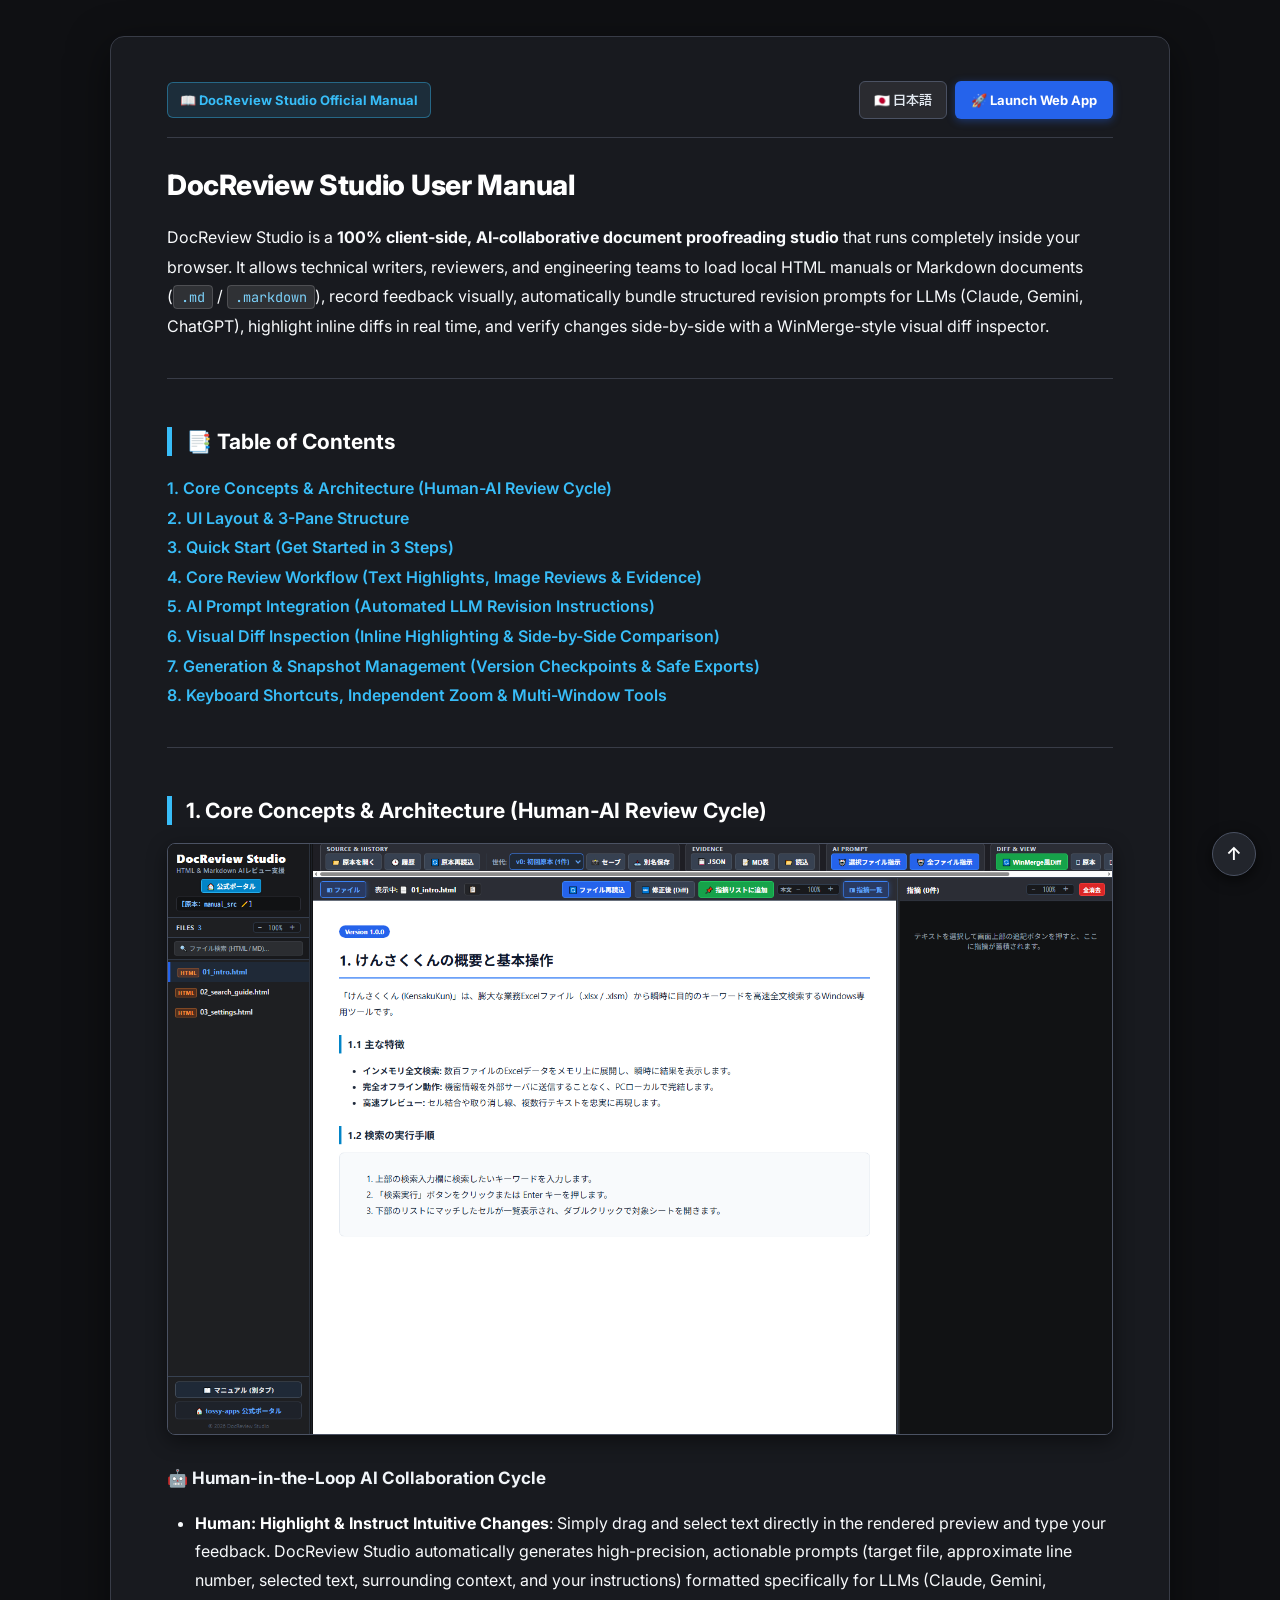
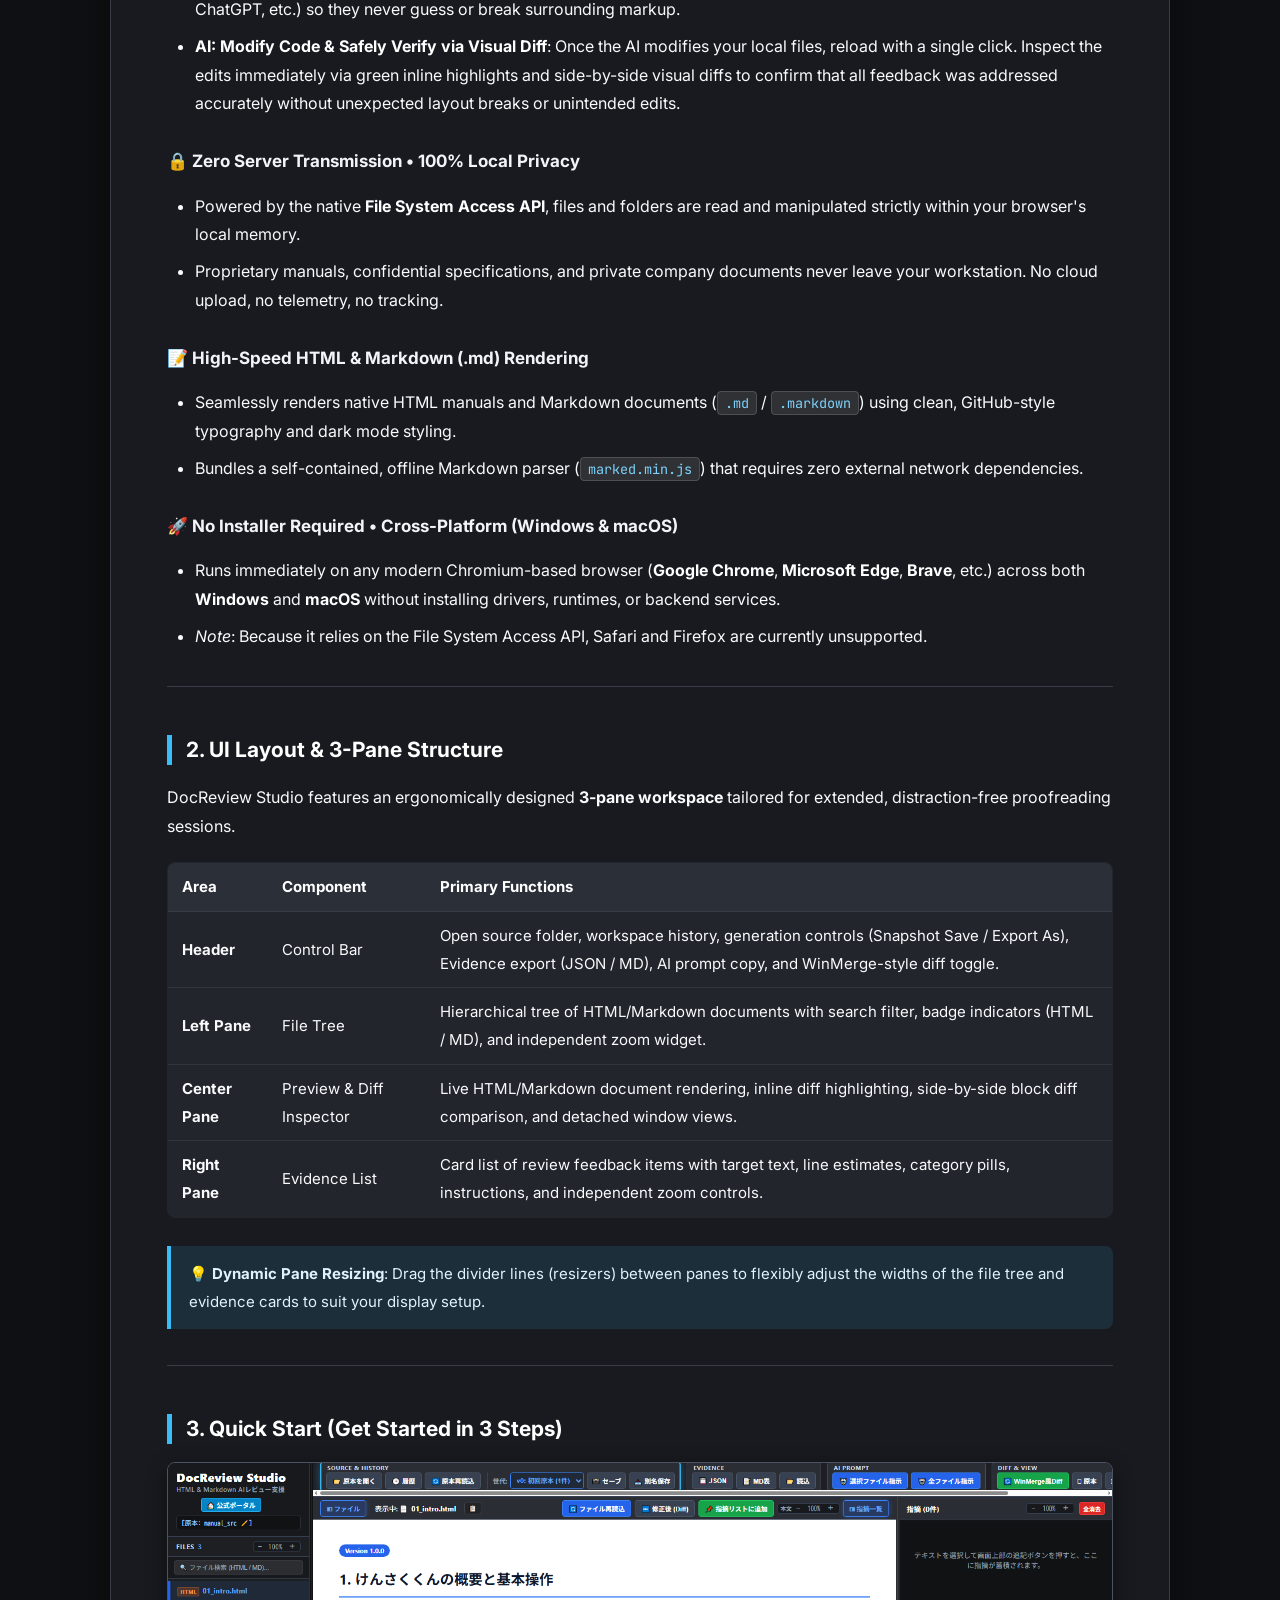
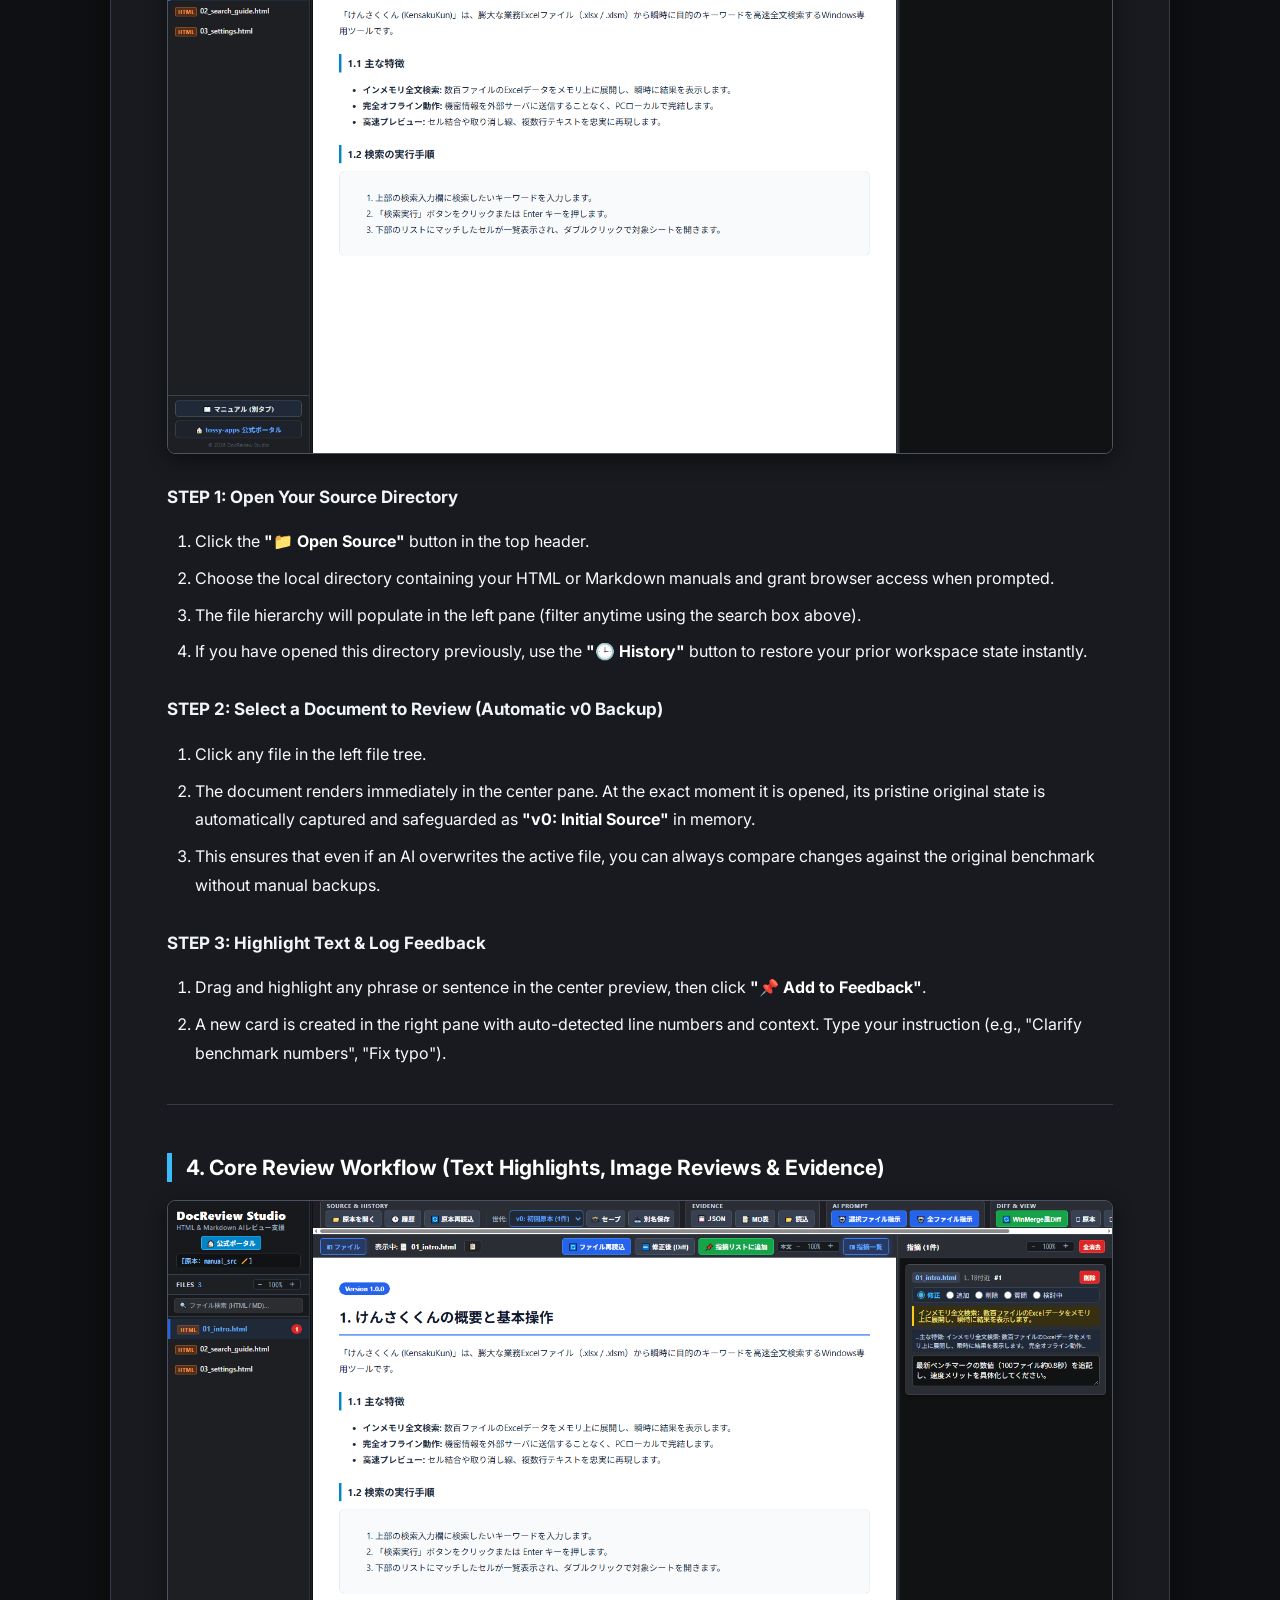
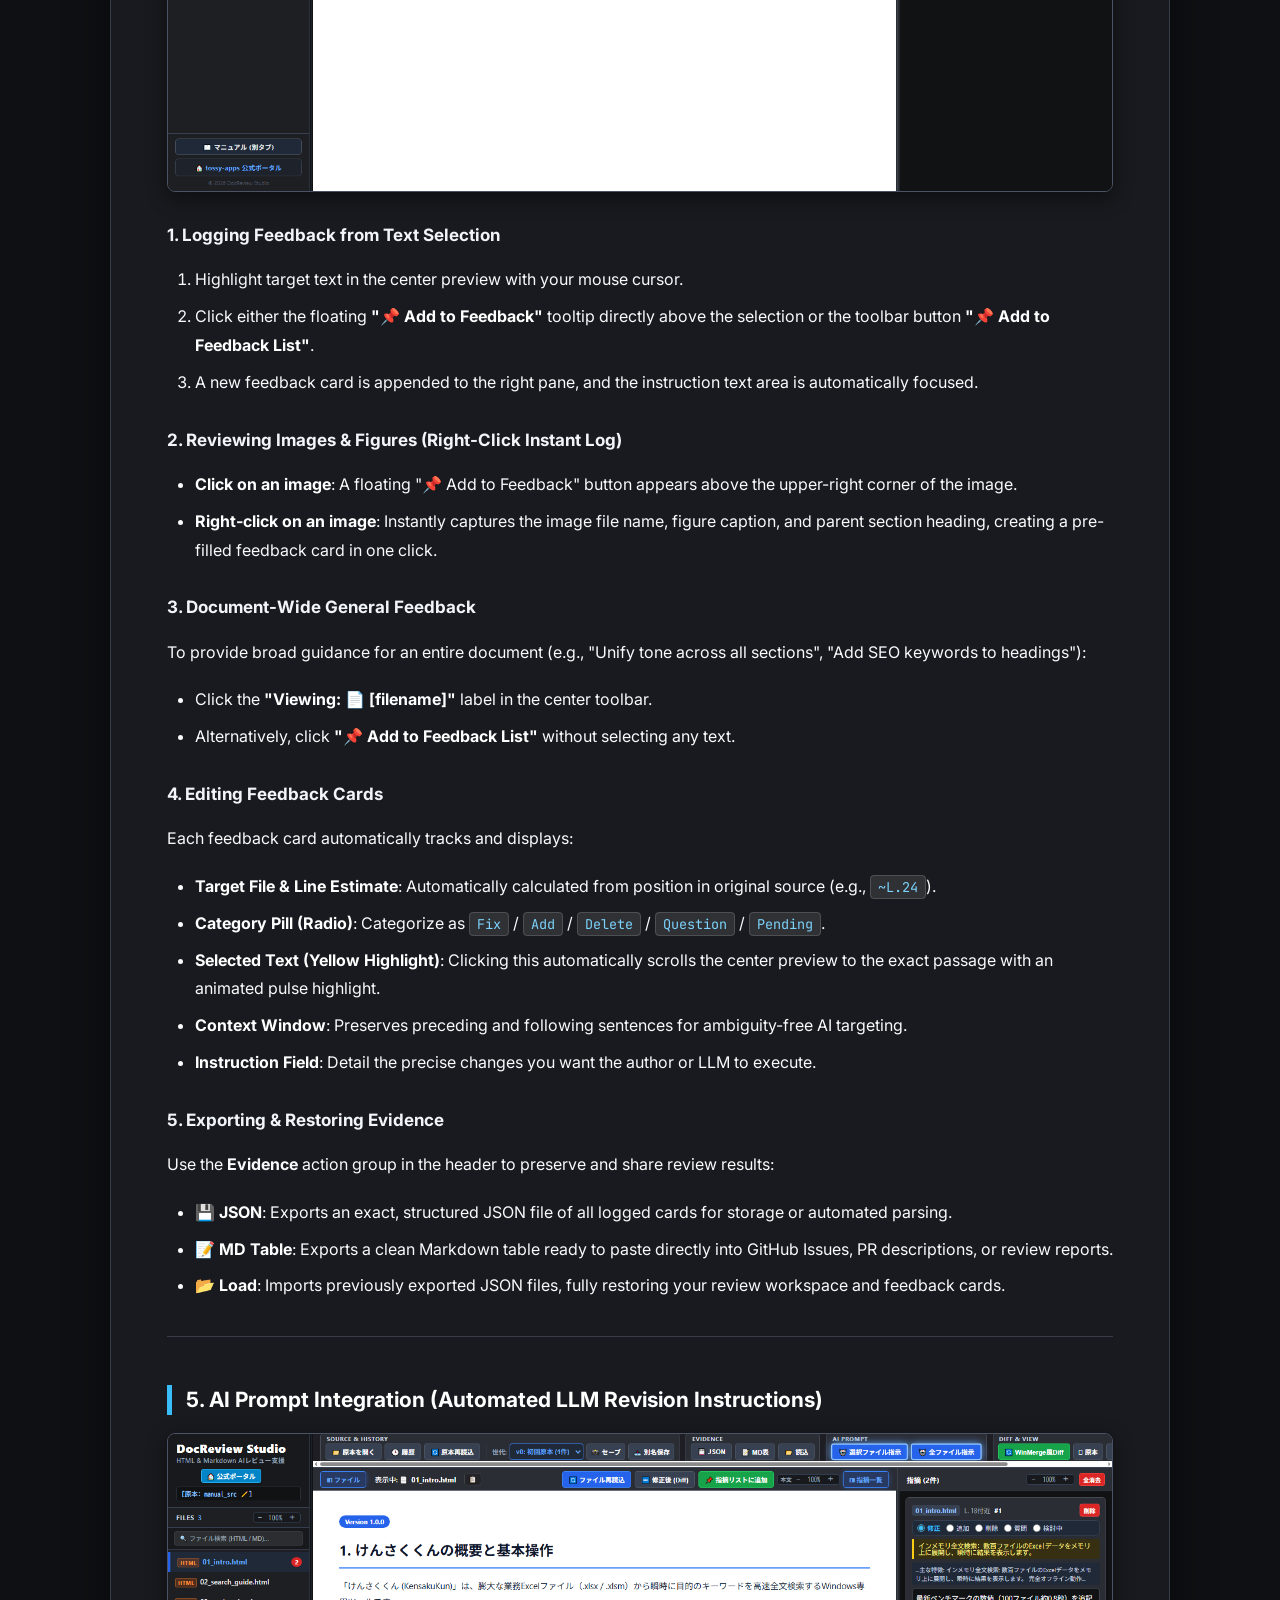
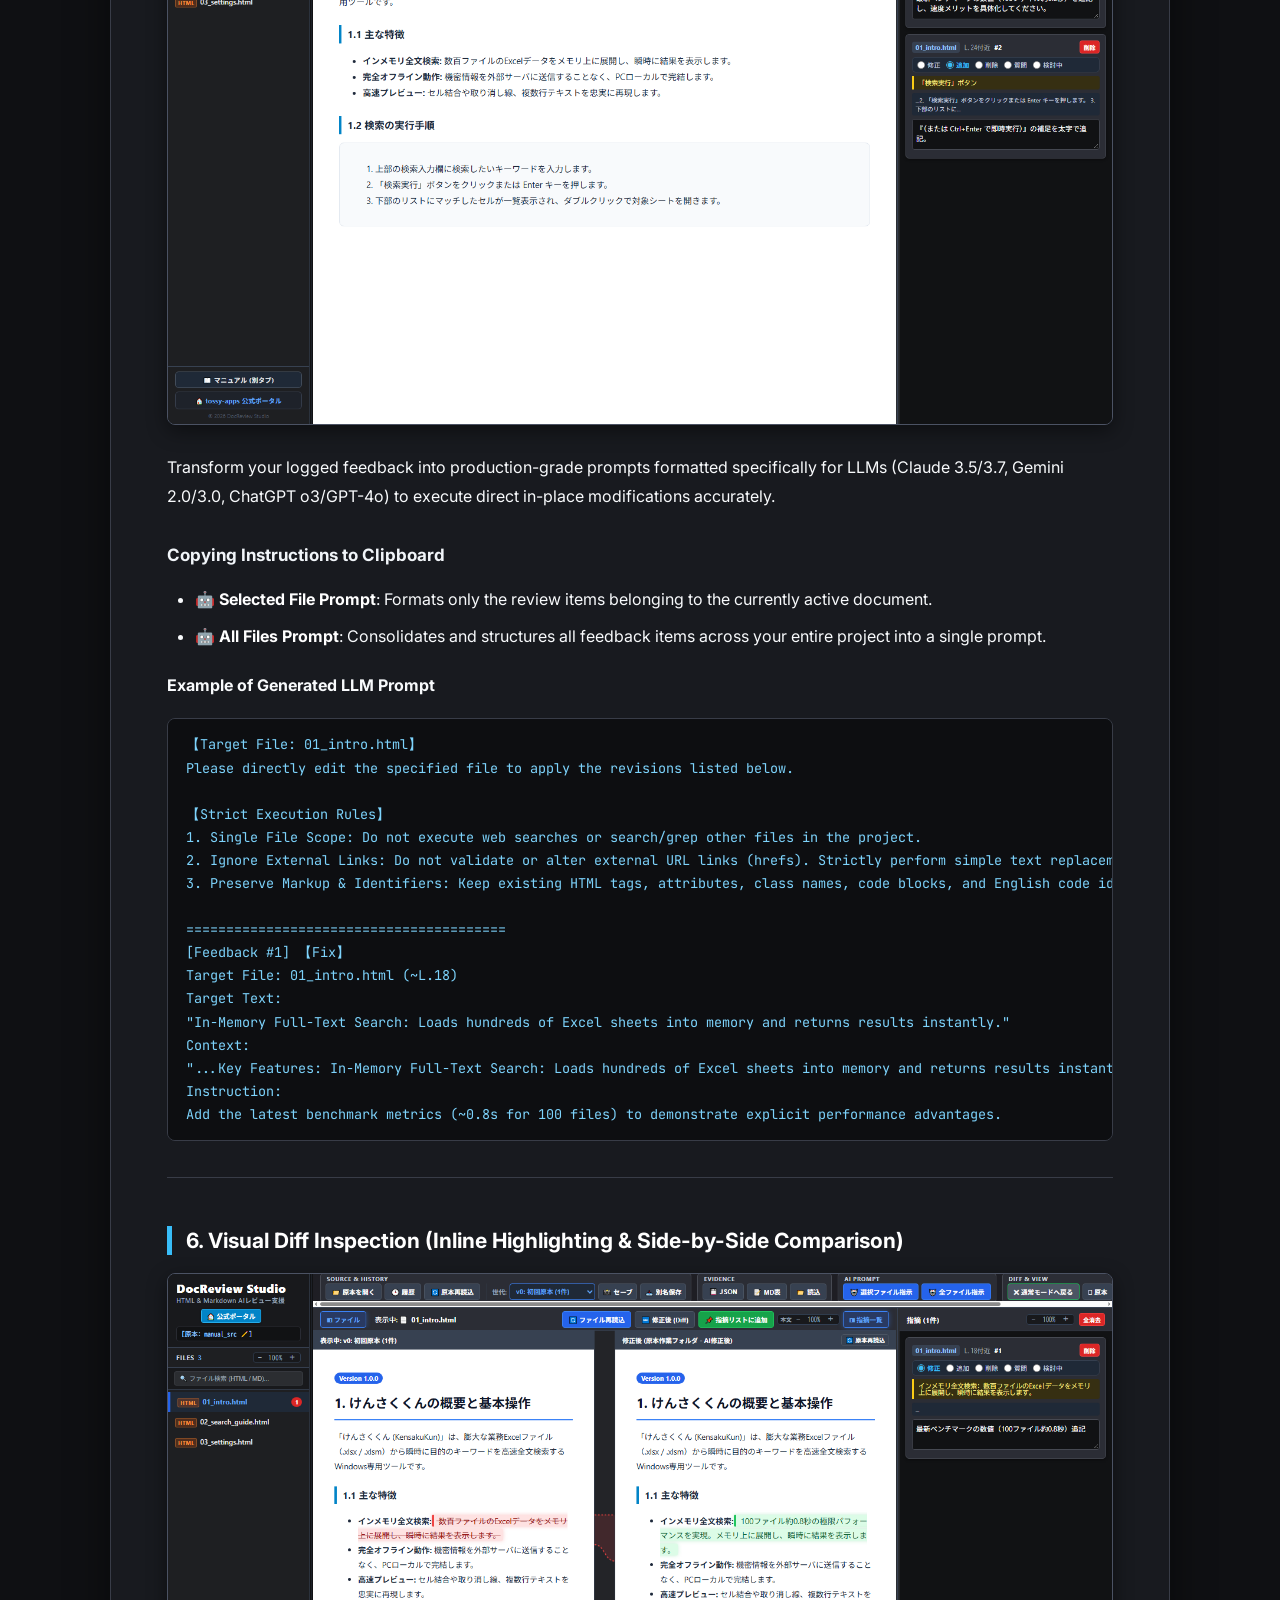
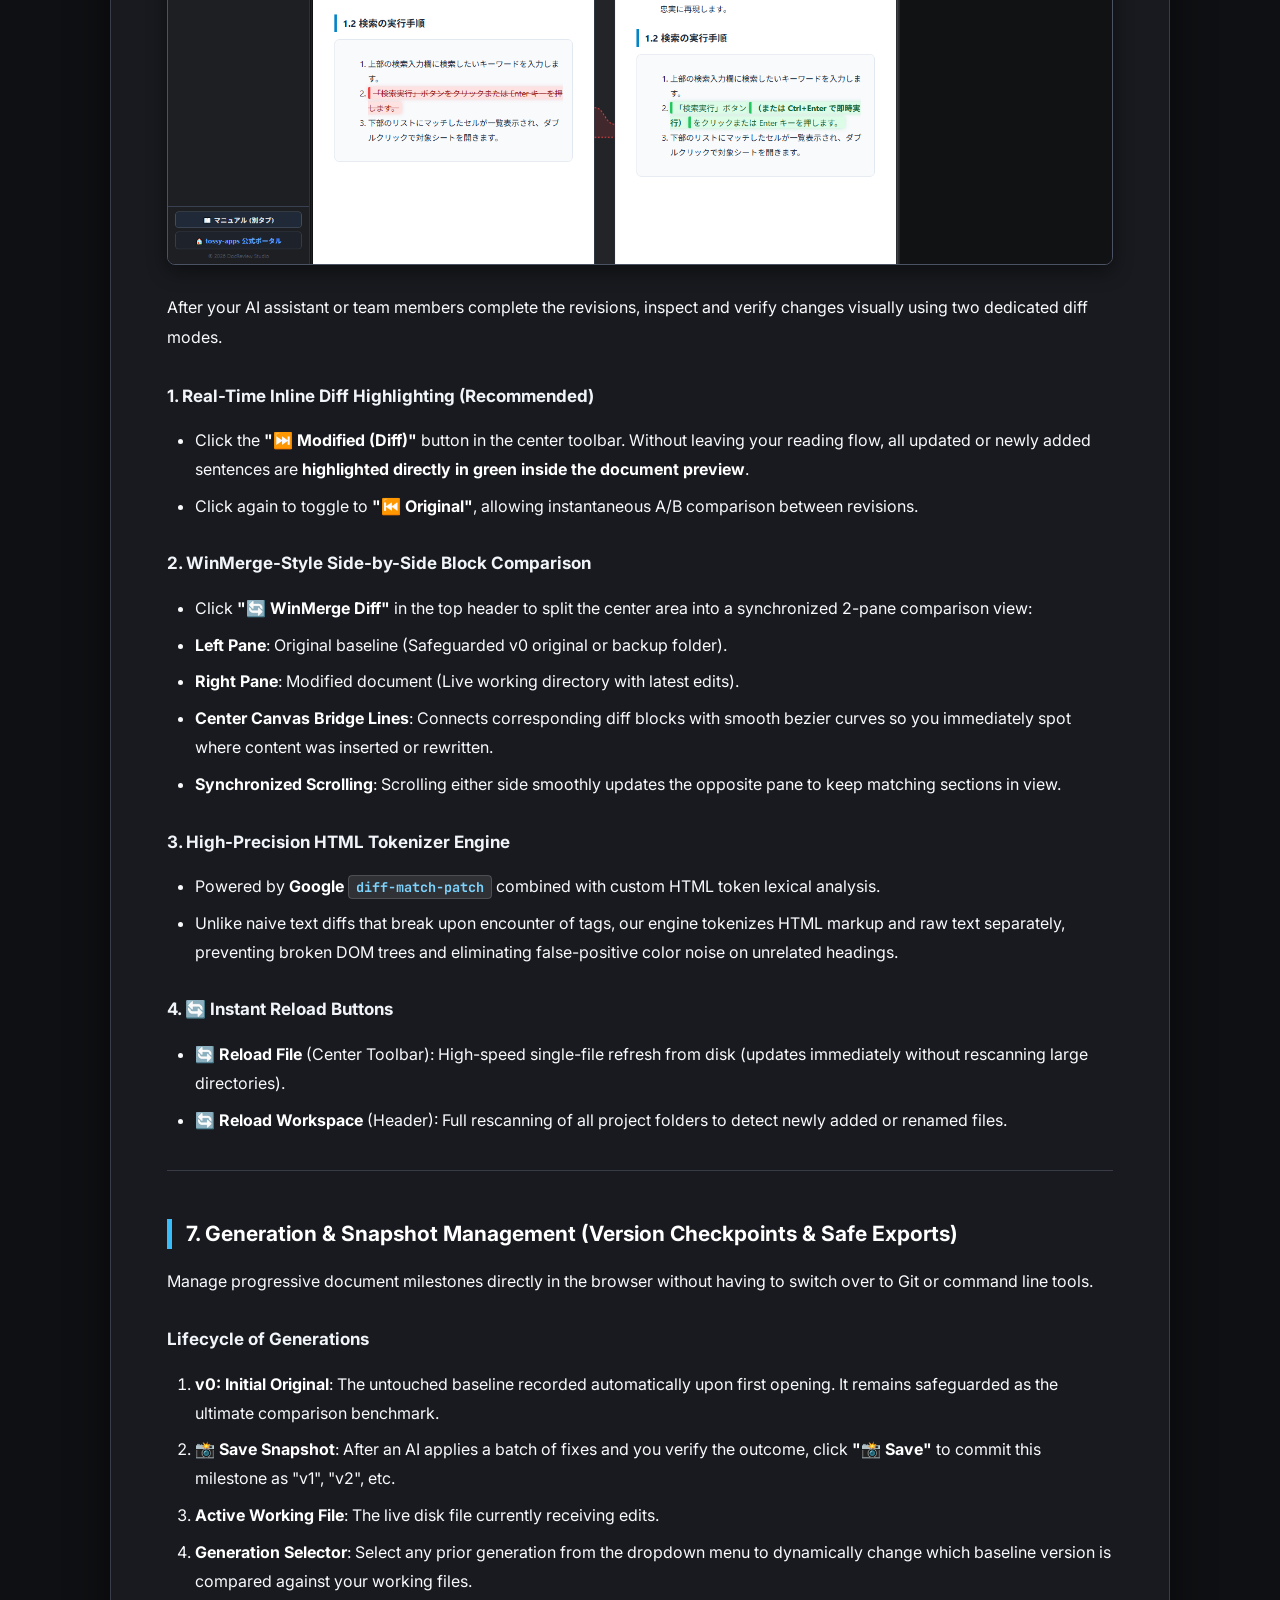
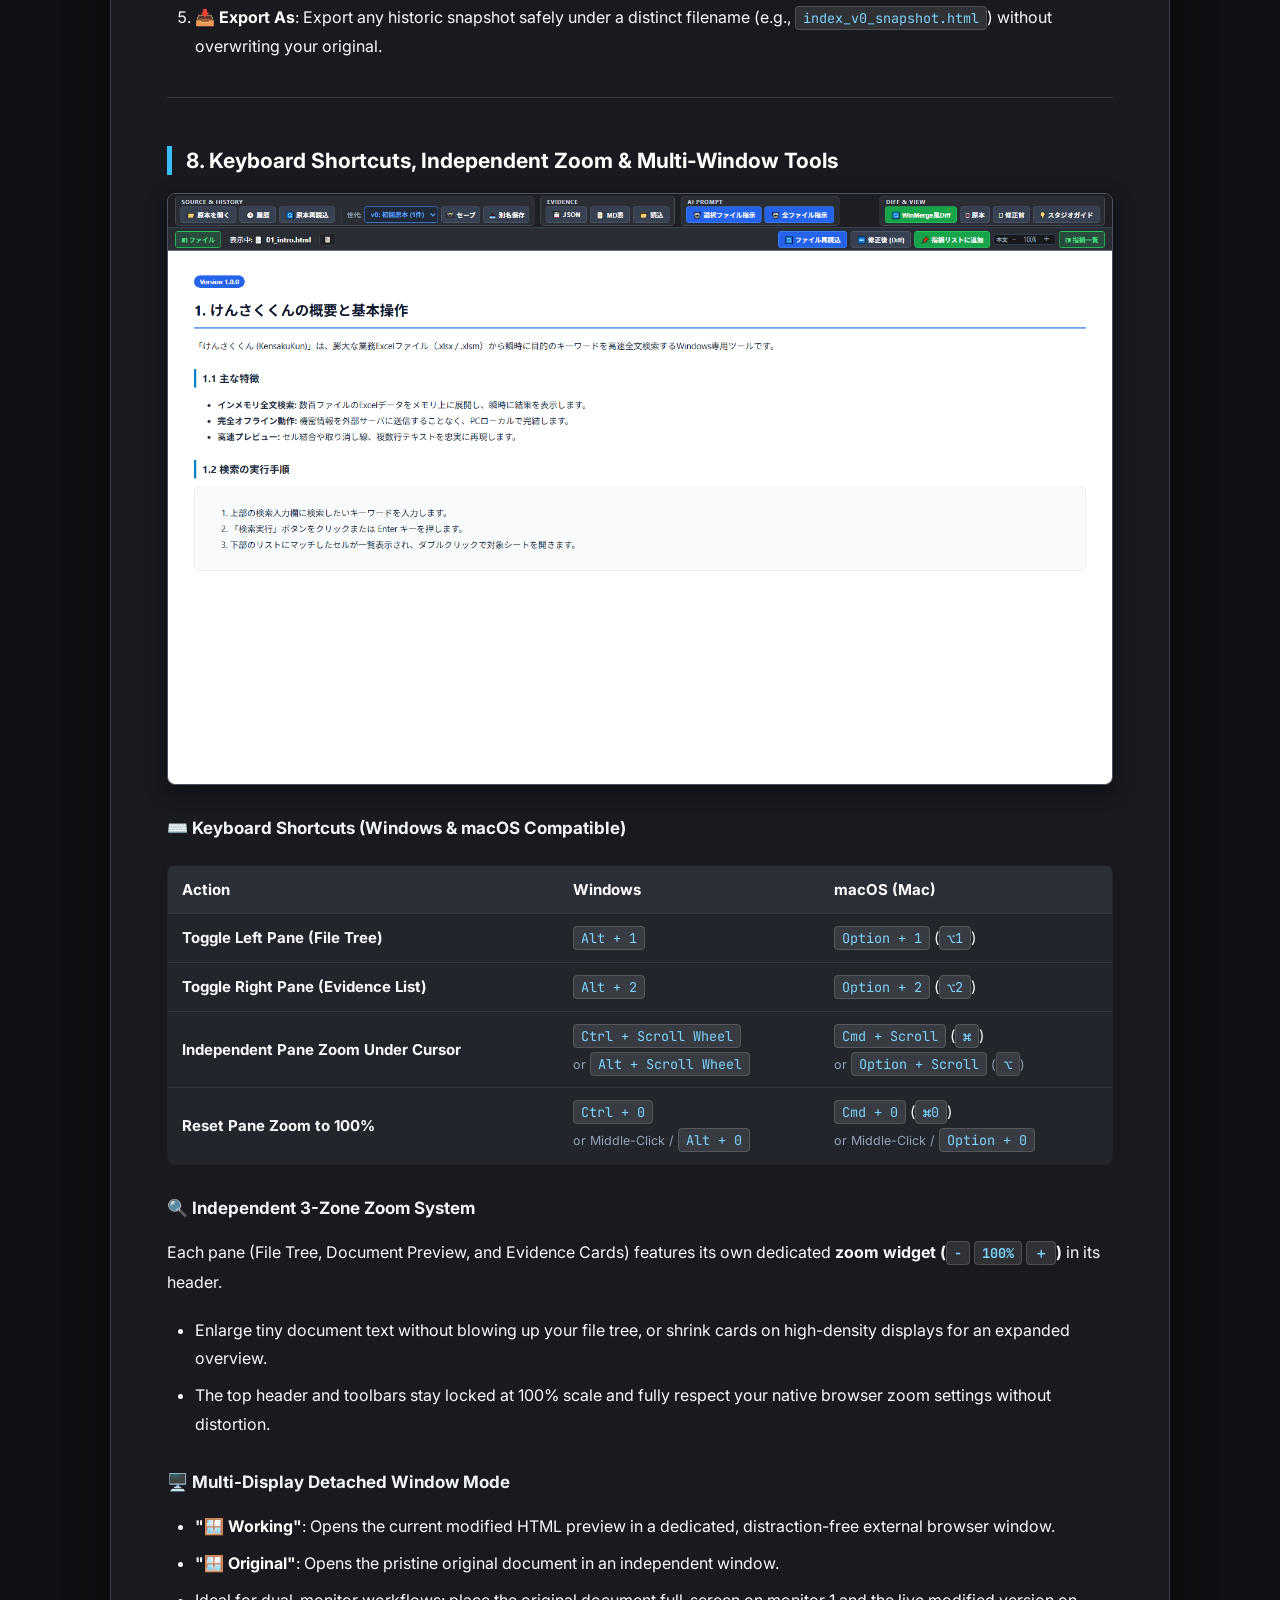
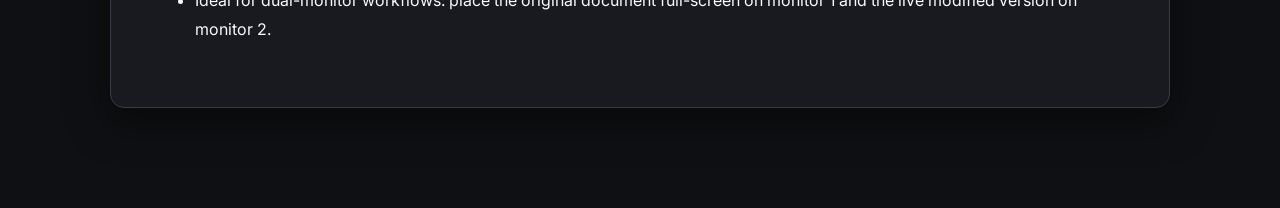
<file: manual.en.html>
<!DOCTYPE html>
<html lang="en" class="scroll-smooth">
<head>
  <meta charset="UTF-8">
  <meta name="viewport" content="width=device-width, initial-scale=1.0">
  <title>DocReview Studio User Manual</title>
  <link rel="icon" type="image/svg+xml" href="favicon.svg">
  <link rel="icon" type="image/png" href="favicon.png">
  <meta name="description" content="Official user manual for DocReview Studio. A 100% client-side, privacy-first HTML and Markdown document proofreading studio featuring AI prompt generation, inline diff highlights, and WinMerge-style side-by-side visual diff comparison.">
  <link rel="preconnect" href="https://fonts.googleapis.com">
  <link rel="preconnect" href="https://fonts.gstatic.com" crossorigin>
  <link href="https://fonts.googleapis.com/css2?family=BIZ+UDPGothic:wght@400;700&family=Inter:wght@400;600;700;800&family=JetBrains+Mono:wght@400;600&display=swap" rel="stylesheet">
  
  <style>
    :root {
      --bg-main: #0f1013;
      --bg-card: #181a1f;
      --bg-surface: #22252c;
      --border: #383c47;
      --border-light: #4b5263;
      --text-main: #f8fafc;
      --text-sub: #e2e8f0;
      --text-muted: #94a3b8;
      --accent: #38bdf8;
      --accent-hover: #7dd3fc;
      --accent-bg: rgba(56, 189, 248, 0.12);
      --link: #38bdf8;
      --link-hover: #7dd3fc;
      --success: #22c55e;
      --warning: #facc15;
    }

    * {
      box-sizing: border-box;
      margin: 0;
      padding: 0;
    }

    body {
      font-family: 'Inter', -apple-system, BlinkMacSystemFont, "Segoe UI", Roboto, 'BIZ UDPGothic', sans-serif;
      background-color: var(--bg-main);
      color: var(--text-main);
      line-height: 1.85;
      -webkit-font-smoothing: antialiased;
      padding: 36px 20px 100px;
    }

    .doc-container {
      max-width: 1060px;
      margin: 0 auto;
      background: var(--bg-card);
      border: 1px solid var(--border);
      border-radius: 14px;
      padding: 44px 56px;
      box-shadow: 0 12px 40px rgba(0, 0, 0, 0.5);
    }

    @media (max-width: 768px) {
      body {
        padding: 12px 8px 60px;
      }
      .doc-container {
        padding: 24px 18px;
        border-radius: 8px;
      }
    }

    .doc-nav-bar {
      display: flex;
      justify-content: space-between;
      align-items: center;
      margin-bottom: 28px;
      padding-bottom: 18px;
      border-bottom: 1px solid var(--border);
      flex-wrap: wrap;
      gap: 12px;
    }

    .doc-badge {
      display: inline-flex;
      align-items: center;
      gap: 6px;
      background: var(--accent-bg);
      border: 1px solid rgba(56, 189, 248, 0.4);
      color: var(--accent);
      padding: 5px 12px;
      border-radius: 6px;
      font-size: 13px;
      font-weight: 700;
    }

    .launch-link {
      display: inline-flex;
      align-items: center;
      gap: 6px;
      background: #2563eb;
      color: #ffffff !important;
      text-decoration: none;
      font-weight: 700;
      font-size: 13px;
      padding: 7px 16px;
      border-radius: 6px;
      transition: all 0.15s ease;
      box-shadow: 0 2px 8px rgba(37, 99, 235, 0.4);
    }

    .launch-link:hover {
      background: #1d4ed8;
      box-shadow: 0 4px 14px rgba(37, 99, 235, 0.6);
      transform: translateY(-1px);
    }

    .lang-switch-link {
      display: inline-flex;
      align-items: center;
      gap: 6px;
      background: rgba(255, 255, 255, 0.08);
      border: 1px solid var(--border-light);
      color: #e2e8f0 !important;
      text-decoration: none;
      font-weight: 700;
      font-size: 13px;
      padding: 6px 14px;
      border-radius: 6px;
      transition: all 0.15s ease;
    }

    .lang-switch-link:hover {
      background: rgba(255, 255, 255, 0.15);
      border-color: var(--accent);
      color: #ffffff !important;
      transform: translateY(-1px);
    }

    h1 {
      font-size: 28px;
      font-weight: 800;
      letter-spacing: -0.3px;
      color: #ffffff;
      margin-bottom: 18px;
      line-height: 1.4;
    }

    h2 {
      font-size: 21px;
      font-weight: 700;
      margin-top: 48px;
      margin-bottom: 18px;
      color: #ffffff;
      border-left: 5px solid var(--accent);
      padding-left: 14px;
      line-height: 1.4;
    }

    h3 {
      font-size: 17px;
      font-weight: 700;
      margin-top: 28px;
      margin-bottom: 14px;
      color: #f1f5f9;
    }

    p {
      margin-bottom: 18px;
      color: var(--text-main);
      font-size: 16px;
      line-height: 1.85;
    }

    hr {
      border: none;
      border-top: 1px solid var(--border);
      margin: 36px 0;
    }

    a {
      color: var(--link);
      text-decoration: none;
      font-weight: 600;
      transition: color 0.15s ease, text-decoration 0.15s ease;
    }

    a:hover {
      color: var(--link-hover);
      text-decoration: underline;
    }

    ul, ol {
      margin-bottom: 20px;
      padding-left: 28px;
      color: var(--text-main);
      font-size: 16px;
    }

    li {
      margin-bottom: 8px;
      line-height: 1.8;
    }

    li strong {
      color: #ffffff;
      font-weight: 700;
    }

    img {
      max-width: 100%;
      height: auto;
      border-radius: 8px;
      border: 1px solid var(--border-light);
      box-shadow: 0 6px 20px rgba(0, 0, 0, 0.45);
      margin: 18px 0 28px;
      display: block;
      background: #111214;
    }

    table {
      width: 100%;
      border-collapse: collapse;
      margin: 20px 0 28px;
      background: var(--bg-surface);
      border-radius: 8px;
      overflow: hidden;
      border: 1px solid var(--border);
      font-size: 15px;
    }

    th {
      background: #2b2f38;
      color: #ffffff;
      font-weight: 700;
      text-align: left;
      padding: 10px 14px;
      border-bottom: 1px solid var(--border);
    }

    td {
      padding: 10px 14px;
      border-bottom: 1px solid rgba(255, 255, 255, 0.08);
      color: var(--text-main);
    }

    tr:last-child td {
      border-bottom: none;
    }

    pre {
      background: #0d0e11;
      border: 1px solid var(--border);
      border-radius: 8px;
      padding: 14px 18px;
      margin: 18px 0 24px;
      overflow-x: auto;
      font-family: 'JetBrains Mono', monospace;
      font-size: 14px;
      line-height: 1.65;
      color: #7dd3fc;
    }

    code {
      font-family: 'JetBrains Mono', monospace;
      font-size: 13.5px;
      background: rgba(255, 255, 255, 0.1);
      border: 1px solid rgba(255, 255, 255, 0.15);
      padding: 2px 7px;
      border-radius: 4px;
      color: #7dd3fc;
    }

    pre code {
      background: transparent;
      border: none;
      padding: 0;
      color: inherit;
    }

    blockquote {
      background: var(--accent-bg);
      border-left: 4px solid var(--accent);
      border-radius: 0 8px 8px 0;
      padding: 14px 18px;
      margin: 20px 0;
      color: #e0f2fe;
      font-size: 15px;
    }

    blockquote p {
      margin-bottom: 0;
      color: inherit;
      font-size: 15px;
    }

    .back-to-top {
      position: fixed;
      bottom: 24px;
      right: 24px;
      background: var(--bg-surface);
      border: 1px solid var(--border-light);
      color: #fff;
      width: 44px;
      height: 44px;
      border-radius: 50%;
      display: flex;
      align-items: center;
      justify-content: center;
      cursor: pointer;
      text-decoration: none;
      box-shadow: 0 4px 14px rgba(0,0,0,0.6);
      transition: all 0.2s ease;
      font-size: 18px;
      z-index: 40;
    }

    .back-to-top:hover {
      background: #2563eb;
      border-color: var(--accent);
      color: #fff !important;
      transform: translateY(-2px);
      text-decoration: none;
    }
  </style>
</head>
<body>

  <div class="doc-container">
    <!-- Top Navigation -->
    <div class="doc-nav-bar">
      <div class="doc-badge">
        <span>📖 DocReview Studio Official Manual</span>
      </div>
      <div style="display: flex; gap: 8px; align-items: center;">
        <a href="./manual.html" class="lang-switch-link" title="日本語版マニュアルに切り替え">
          <span>🇯🇵 日本語</span>
        </a>
        <a href="./index.html" class="launch-link" target="_blank" rel="noopener">
          <span>🚀 Launch Web App</span>
        </a>
      </div>
    </div>

    <!-- Document Body -->
    <h1>DocReview Studio User Manual</h1>
    <p>DocReview Studio is a <strong>100% client-side, AI-collaborative document proofreading studio</strong> that runs completely inside your browser. It allows technical writers, reviewers, and engineering teams to load local HTML manuals or Markdown documents (<code>.md</code> / <code>.markdown</code>), record feedback visually, automatically bundle structured revision prompts for LLMs (Claude, Gemini, ChatGPT), highlight inline diffs in real time, and verify changes side-by-side with a WinMerge-style visual diff inspector.</p>

    <hr />

    <h2 id="sec-toc">📑 Table of Contents</h2>
    <p>
      <a href="#sec-features">1. Core Concepts &amp; Architecture (Human-AI Review Cycle)</a><br />
      <a href="#sec-layout">2. UI Layout &amp; 3-Pane Structure</a><br />
      <a href="#sec-quickstart">3. Quick Start (Get Started in 3 Steps)</a><br />
      <a href="#sec-review">4. Core Review Workflow (Text Highlights, Image Reviews &amp; Evidence)</a><br />
      <a href="#sec-aiprompt">5. AI Prompt Integration (Automated LLM Revision Instructions)</a><br />
      <a href="#sec-diff">6. Visual Diff Inspection (Inline Highlighting &amp; Side-by-Side Comparison)</a><br />
      <a href="#sec-generations">7. Generation &amp; Snapshot Management (Version Checkpoints &amp; Safe Exports)</a><br />
      <a href="#sec-shortcuts">8. Keyboard Shortcuts, Independent Zoom &amp; Multi-Window Tools</a>
    </p>

    <hr />

    <h2 id="sec-features">1. Core Concepts &amp; Architecture (Human-AI Review Cycle)</h2>
    <p><img alt="Main Workspace View" src="./images/01_main_view.png" /></p>
    
    <h3>🤖 Human-in-the-Loop AI Collaboration Cycle</h3>
    <ul>
      <li><strong>Human: Highlight &amp; Instruct Intuitive Changes</strong>: Simply drag and select text directly in the rendered preview and type your feedback. DocReview Studio automatically generates high-precision, actionable prompts (target file, approximate line number, selected text, surrounding context, and your instructions) formatted specifically for LLMs (Claude, Gemini, ChatGPT, etc.) so they never guess or break surrounding markup.</li>
      <li><strong>AI: Modify Code &amp; Safely Verify via Visual Diff</strong>: Once the AI modifies your local files, reload with a single click. Inspect the edits immediately via green inline highlights and side-by-side visual diffs to confirm that all feedback was addressed accurately without unexpected layout breaks or unintended edits.</li>
    </ul>

    <h3>🔒 Zero Server Transmission &bull; 100% Local Privacy</h3>
    <ul>
      <li>Powered by the native <strong>File System Access API</strong>, files and folders are read and manipulated strictly within your browser's local memory.</li>
      <li>Proprietary manuals, confidential specifications, and private company documents never leave your workstation. No cloud upload, no telemetry, no tracking.</li>
    </ul>

    <h3>📝 High-Speed HTML &amp; Markdown (.md) Rendering</h3>
    <ul>
      <li>Seamlessly renders native HTML manuals and Markdown documents (<code>.md</code> / <code>.markdown</code>) using clean, GitHub-style typography and dark mode styling.</li>
      <li>Bundles a self-contained, offline Markdown parser (<code>marked.min.js</code>) that requires zero external network dependencies.</li>
    </ul>

    <h3>🚀 No Installer Required &bull; Cross-Platform (Windows &amp; macOS)</h3>
    <ul>
      <li>Runs immediately on any modern Chromium-based browser (<strong>Google Chrome</strong>, <strong>Microsoft Edge</strong>, <strong>Brave</strong>, etc.) across both <strong>Windows</strong> and <strong>macOS</strong> without installing drivers, runtimes, or backend services.</li>
      <li><em>Note</em>: Because it relies on the File System Access API, Safari and Firefox are currently unsupported.</li>
    </ul>

    <hr />

    <h2 id="sec-layout">2. UI Layout &amp; 3-Pane Structure</h2>
    <p>DocReview Studio features an ergonomically designed <strong>3-pane workspace</strong> tailored for extended, distraction-free proofreading sessions.</p>

    <table>
      <thead>
        <tr>
          <th>Area</th>
          <th>Component</th>
          <th>Primary Functions</th>
        </tr>
      </thead>
      <tbody>
        <tr>
          <td><strong>Header</strong></td>
          <td>Control Bar</td>
          <td>Open source folder, workspace history, generation controls (Snapshot Save / Export As), Evidence export (JSON / MD), AI prompt copy, and WinMerge-style diff toggle.</td>
        </tr>
        <tr>
          <td><strong>Left Pane</strong></td>
          <td>File Tree</td>
          <td>Hierarchical tree of HTML/Markdown documents with search filter, badge indicators (HTML / MD), and independent zoom widget.</td>
        </tr>
        <tr>
          <td><strong>Center Pane</strong></td>
          <td>Preview &amp; Diff Inspector</td>
          <td>Live HTML/Markdown document rendering, inline diff highlighting, side-by-side block diff comparison, and detached window views.</td>
        </tr>
        <tr>
          <td><strong>Right Pane</strong></td>
          <td>Evidence List</td>
          <td>Card list of review feedback items with target text, line estimates, category pills, instructions, and independent zoom controls.</td>
        </tr>
      </tbody>
    </table>

    <blockquote>
      <p><strong>💡 Dynamic Pane Resizing</strong>: Drag the divider lines (resizers) between panes to flexibly adjust the widths of the file tree and evidence cards to suit your display setup.</p>
    </blockquote>

    <hr />

    <h2 id="sec-quickstart">3. Quick Start (Get Started in 3 Steps)</h2>
    <p><img alt="Open Source Folder" src="./images/02_open_source.png" /></p>

    <h3>STEP 1: Open Your Source Directory</h3>
    <ol>
      <li>Click the <strong>"📁 Open Source"</strong> button in the top header.</li>
      <li>Choose the local directory containing your HTML or Markdown manuals and grant browser access when prompted.</li>
      <li>The file hierarchy will populate in the left pane (filter anytime using the search box above).</li>
      <li>If you have opened this directory previously, use the <strong>"🕒 History"</strong> button to restore your prior workspace state instantly.</li>
    </ol>

    <h3>STEP 2: Select a Document to Review (Automatic v0 Backup)</h3>
    <ol>
      <li>Click any file in the left file tree.</li>
      <li>The document renders immediately in the center pane. At the exact moment it is opened, its pristine original state is automatically captured and safeguarded as <strong>"v0: Initial Source"</strong> in memory.</li>
      <li>This ensures that even if an AI overwrites the active file, you can always compare changes against the original benchmark without manual backups.</li>
    </ol>

    <h3>STEP 3: Highlight Text &amp; Log Feedback</h3>
    <ol>
      <li>Drag and highlight any phrase or sentence in the center preview, then click <strong>"📌 Add to Feedback"</strong>.</li>
      <li>A new card is created in the right pane with auto-detected line numbers and context. Type your instruction (e.g., "Clarify benchmark numbers", "Fix typo").</li>
    </ol>

    <hr />

    <h2 id="sec-review">4. Core Review Workflow (Text Highlights, Image Reviews &amp; Evidence)</h2>
    <p><img alt="Text Highlighting and Evidence Input" src="./images/03_evidence_input.png" /></p>

    <h3>1. Logging Feedback from Text Selection</h3>
    <ol>
      <li>Highlight target text in the center preview with your mouse cursor.</li>
      <li>Click either the floating <strong>"📌 Add to Feedback"</strong> tooltip directly above the selection or the toolbar button <strong>"📌 Add to Feedback List"</strong>.</li>
      <li>A new feedback card is appended to the right pane, and the instruction text area is automatically focused.</li>
    </ol>

    <h3>2. Reviewing Images &amp; Figures (Right-Click Instant Log)</h3>
    <ul>
      <li><strong>Click on an image</strong>: A floating "📌 Add to Feedback" button appears above the upper-right corner of the image.</li>
      <li><strong>Right-click on an image</strong>: Instantly captures the image file name, figure caption, and parent section heading, creating a pre-filled feedback card in one click.</li>
    </ul>

    <h3>3. Document-Wide General Feedback</h3>
    <p>To provide broad guidance for an entire document (e.g., "Unify tone across all sections", "Add SEO keywords to headings"):</p>
    <ul>
      <li>Click the <strong>"Viewing: 📄 [filename]"</strong> label in the center toolbar.</li>
      <li>Alternatively, click <strong>"📌 Add to Feedback List"</strong> without selecting any text.</li>
    </ul>

    <h3>4. Editing Feedback Cards</h3>
    <p>Each feedback card automatically tracks and displays:</p>
    <ul>
      <li><strong>Target File &amp; Line Estimate</strong>: Automatically calculated from position in original source (e.g., <code>~L.24</code>).</li>
      <li><strong>Category Pill (Radio)</strong>: Categorize as <code>Fix</code> / <code>Add</code> / <code>Delete</code> / <code>Question</code> / <code>Pending</code>.</li>
      <li><strong>Selected Text (Yellow Highlight)</strong>: Clicking this automatically scrolls the center preview to the exact passage with an animated pulse highlight.</li>
      <li><strong>Context Window</strong>: Preserves preceding and following sentences for ambiguity-free AI targeting.</li>
      <li><strong>Instruction Field</strong>: Detail the precise changes you want the author or LLM to execute.</li>
    </ul>

    <h3>5. Exporting &amp; Restoring Evidence</h3>
    <p>Use the <strong>Evidence</strong> action group in the header to preserve and share review results:</p>
    <ul>
      <li><strong>💾 JSON</strong>: Exports an exact, structured JSON file of all logged cards for storage or automated parsing.</li>
      <li><strong>📝 MD Table</strong>: Exports a clean Markdown table ready to paste directly into GitHub Issues, PR descriptions, or review reports.</li>
      <li><strong>📂 Load</strong>: Imports previously exported JSON files, fully restoring your review workspace and feedback cards.</li>
    </ul>

    <hr />

    <h2 id="sec-aiprompt">5. AI Prompt Integration (Automated LLM Revision Instructions)</h2>
    <p><img alt="AI Prompt Generation Modal" src="./images/04_ai_prompt.png" /></p>
    <p>Transform your logged feedback into production-grade prompts formatted specifically for LLMs (Claude 3.5/3.7, Gemini 2.0/3.0, ChatGPT o3/GPT-4o) to execute direct in-place modifications accurately.</p>

    <h3>Copying Instructions to Clipboard</h3>
    <ul>
      <li><strong>🤖 Selected File Prompt</strong>: Formats only the review items belonging to the currently active document.</li>
      <li><strong>🤖 All Files Prompt</strong>: Consolidates and structures all feedback items across your entire project into a single prompt.</li>
    </ul>

    <h4>Example of Generated LLM Prompt</h4>
    <pre><code class="language-markdown">【Target File: 01_intro.html】
Please directly edit the specified file to apply the revisions listed below.

【Strict Execution Rules】
1. Single File Scope: Do not execute web searches or search/grep other files in the project.
2. Ignore External Links: Do not validate or alter external URL links (hrefs). Strictly perform simple text replacement on the target strings.
3. Preserve Markup & Identifiers: Keep existing HTML tags, attributes, class names, code blocks, and English code identifiers intact. Do not alter surrounding text unless instructed.

========================================
[Feedback #1] 【Fix】
Target File: 01_intro.html (~L.18)
Target Text:
"In-Memory Full-Text Search: Loads hundreds of Excel sheets into memory and returns results instantly."
Context:
"...Key Features: In-Memory Full-Text Search: Loads hundreds of Excel sheets into memory and returns results instantly. 100% Offline Operation..."
Instruction:
Add the latest benchmark metrics (~0.8s for 100 files) to demonstrate explicit performance advantages.
</code></pre>

    <hr />

    <h2 id="sec-diff">6. Visual Diff Inspection (Inline Highlighting &amp; Side-by-Side Comparison)</h2>
    <p><img alt="Visual Diff Inspector" src="./images/05_diff_inspector.png" /></p>
    <p>After your AI assistant or team members complete the revisions, inspect and verify changes visually using two dedicated diff modes.</p>

    <h3>1. Real-Time Inline Diff Highlighting (Recommended)</h3>
    <ul>
      <li>Click the <strong>"⏭️ Modified (Diff)"</strong> button in the center toolbar. Without leaving your reading flow, all updated or newly added sentences are <strong>highlighted directly in green inside the document preview</strong>.</li>
      <li>Click again to toggle to <strong>"⏮️ Original"</strong>, allowing instantaneous A/B comparison between revisions.</li>
    </ul>

    <h3>2. WinMerge-Style Side-by-Side Block Comparison</h3>
    <ul>
      <li>Click <strong>"🔄 WinMerge Diff"</strong> in the top header to split the center area into a synchronized 2-pane comparison view:</li>
      <li><strong>Left Pane</strong>: Original baseline (Safeguarded v0 original or backup folder).</li>
      <li><strong>Right Pane</strong>: Modified document (Live working directory with latest edits).</li>
      <li><strong>Center Canvas Bridge Lines</strong>: Connects corresponding diff blocks with smooth bezier curves so you immediately spot where content was inserted or rewritten.</li>
      <li><strong>Synchronized Scrolling</strong>: Scrolling either side smoothly updates the opposite pane to keep matching sections in view.</li>
    </ul>

    <h3>3. High-Precision HTML Tokenizer Engine</h3>
    <ul>
      <li>Powered by <strong>Google <code>diff-match-patch</code></strong> combined with custom HTML token lexical analysis.</li>
      <li>Unlike naive text diffs that break upon encounter of tags, our engine tokenizes HTML markup and raw text separately, preventing broken DOM trees and eliminating false-positive color noise on unrelated headings.</li>
    </ul>

    <h3>4. 🔄 Instant Reload Buttons</h3>
    <ul>
      <li><strong>🔄 Reload File</strong> (Center Toolbar): High-speed single-file refresh from disk (updates immediately without rescanning large directories).</li>
      <li><strong>🔄 Reload Workspace</strong> (Header): Full rescanning of all project folders to detect newly added or renamed files.</li>
    </ul>

    <hr />

    <h2 id="sec-generations">7. Generation &amp; Snapshot Management (Version Checkpoints &amp; Safe Exports)</h2>
    <p>Manage progressive document milestones directly in the browser without having to switch over to Git or command line tools.</p>

    <h3>Lifecycle of Generations</h3>
    <ol>
      <li><strong>v0: Initial Original</strong>: The untouched baseline recorded automatically upon first opening. It remains safeguarded as the ultimate comparison benchmark.</li>
      <li><strong>📸 Save Snapshot</strong>: After an AI applies a batch of fixes and you verify the outcome, click <strong>"📸 Save"</strong> to commit this milestone as "v1", "v2", etc.</li>
      <li><strong>Active Working File</strong>: The live disk file currently receiving edits.</li>
      <li><strong>Generation Selector</strong>: Select any prior generation from the dropdown menu to dynamically change which baseline version is compared against your working files.</li>
      <li><strong>📥 Export As</strong>: Export any historic snapshot safely under a distinct filename (e.g., <code>index_v0_snapshot.html</code>) without overwriting your original.</li>
    </ol>

    <hr />

    <h2 id="sec-shortcuts">8. Keyboard Shortcuts, Independent Zoom &amp; Multi-Window Tools</h2>
    <p><img alt="Sidebar Toggle and Shortcuts" src="./images/06_pane_toggle.png" /></p>

    <h3>⌨️ Keyboard Shortcuts (Windows &amp; macOS Compatible)</h3>
    <table>
      <thead>
        <tr>
          <th>Action</th>
          <th>Windows</th>
          <th>macOS (Mac)</th>
        </tr>
      </thead>
      <tbody>
        <tr>
          <td><strong>Toggle Left Pane (File Tree)</strong></td>
          <td><code>Alt + 1</code></td>
          <td><code>Option + 1</code> (<code>⌥1</code>)</td>
        </tr>
        <tr>
          <td><strong>Toggle Right Pane (Evidence List)</strong></td>
          <td><code>Alt + 2</code></td>
          <td><code>Option + 2</code> (<code>⌥2</code>)</td>
        </tr>
        <tr>
          <td><strong>Independent Pane Zoom Under Cursor</strong></td>
          <td><code>Ctrl + Scroll Wheel</code><br /><small style="color:var(--text-muted);">or <code>Alt + Scroll Wheel</code></small></td>
          <td><code>Cmd + Scroll</code> (<code>⌘</code>)<br /><small style="color:var(--text-muted);">or <code>Option + Scroll</code> (<code>⌥</code>)</small></td>
        </tr>
        <tr>
          <td><strong>Reset Pane Zoom to 100%</strong></td>
          <td><code>Ctrl + 0</code><br /><small style="color:var(--text-muted);">or Middle-Click / <code>Alt + 0</code></small></td>
          <td><code>Cmd + 0</code> (<code>⌘0</code>)<br /><small style="color:var(--text-muted);">or Middle-Click / <code>Option + 0</code></small></td>
        </tr>
      </tbody>
    </table>

    <h3>🔍 Independent 3-Zone Zoom System</h3>
    <p>Each pane (File Tree, Document Preview, and Evidence Cards) features its own dedicated <strong>zoom widget (<code>−</code> <code>100%</code> <code>＋</code>)</strong> in its header.</p>
    <ul>
      <li>Enlarge tiny document text without blowing up your file tree, or shrink cards on high-density displays for an expanded overview.</li>
      <li>The top header and toolbars stay locked at 100% scale and fully respect your native browser zoom settings without distortion.</li>
    </ul>

    <h3>🖥️ Multi-Display Detached Window Mode</h3>
    <ul>
      <li><strong>"🪟 Working"</strong>: Opens the current modified HTML preview in a dedicated, distraction-free external browser window.</li>
      <li><strong>"🪟 Original"</strong>: Opens the pristine original document in an independent window.</li>
      <li>Ideal for dual-monitor workflows: place the original document full-screen on monitor 1 and the live modified version on monitor 2.</li>
    </ul>

  </div>

  <!-- Back to top -->
  <a href="#" class="back-to-top" title="Back to Top">↑</a>

</body>
</html>
</file>
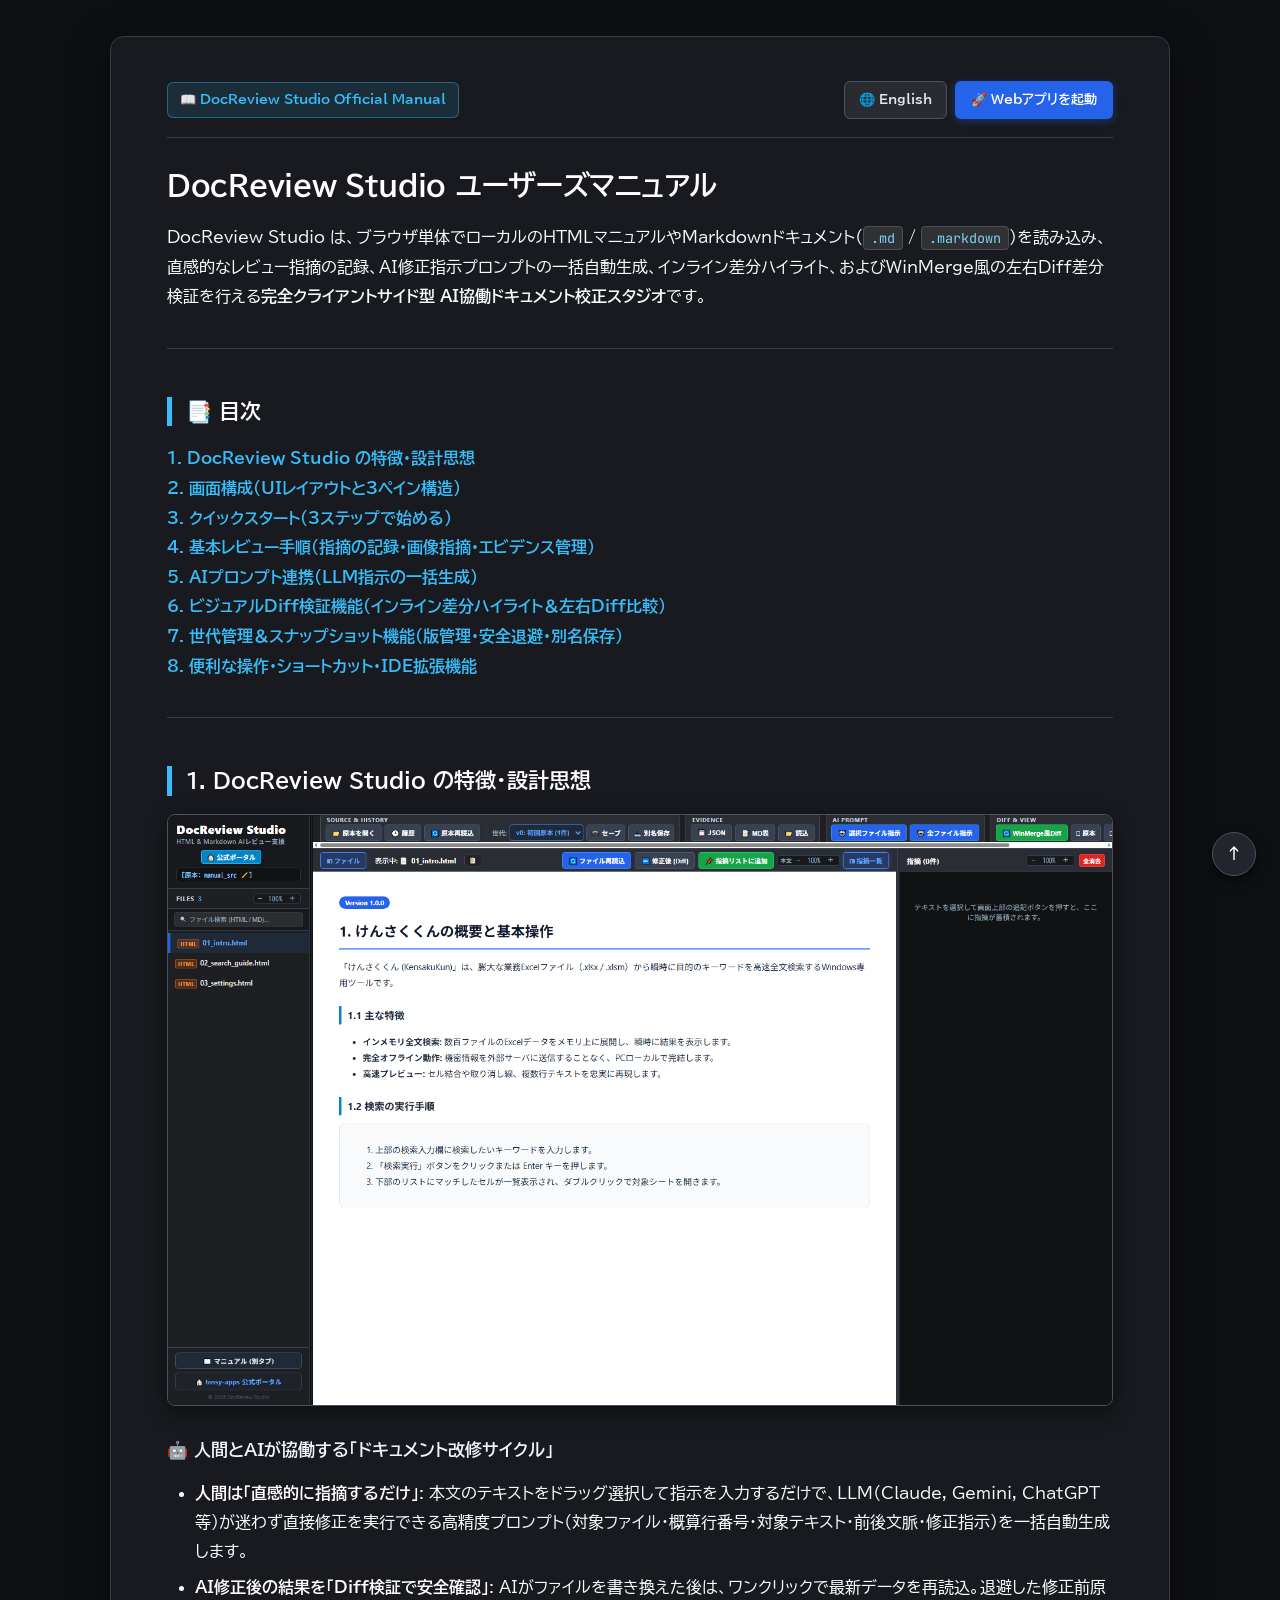
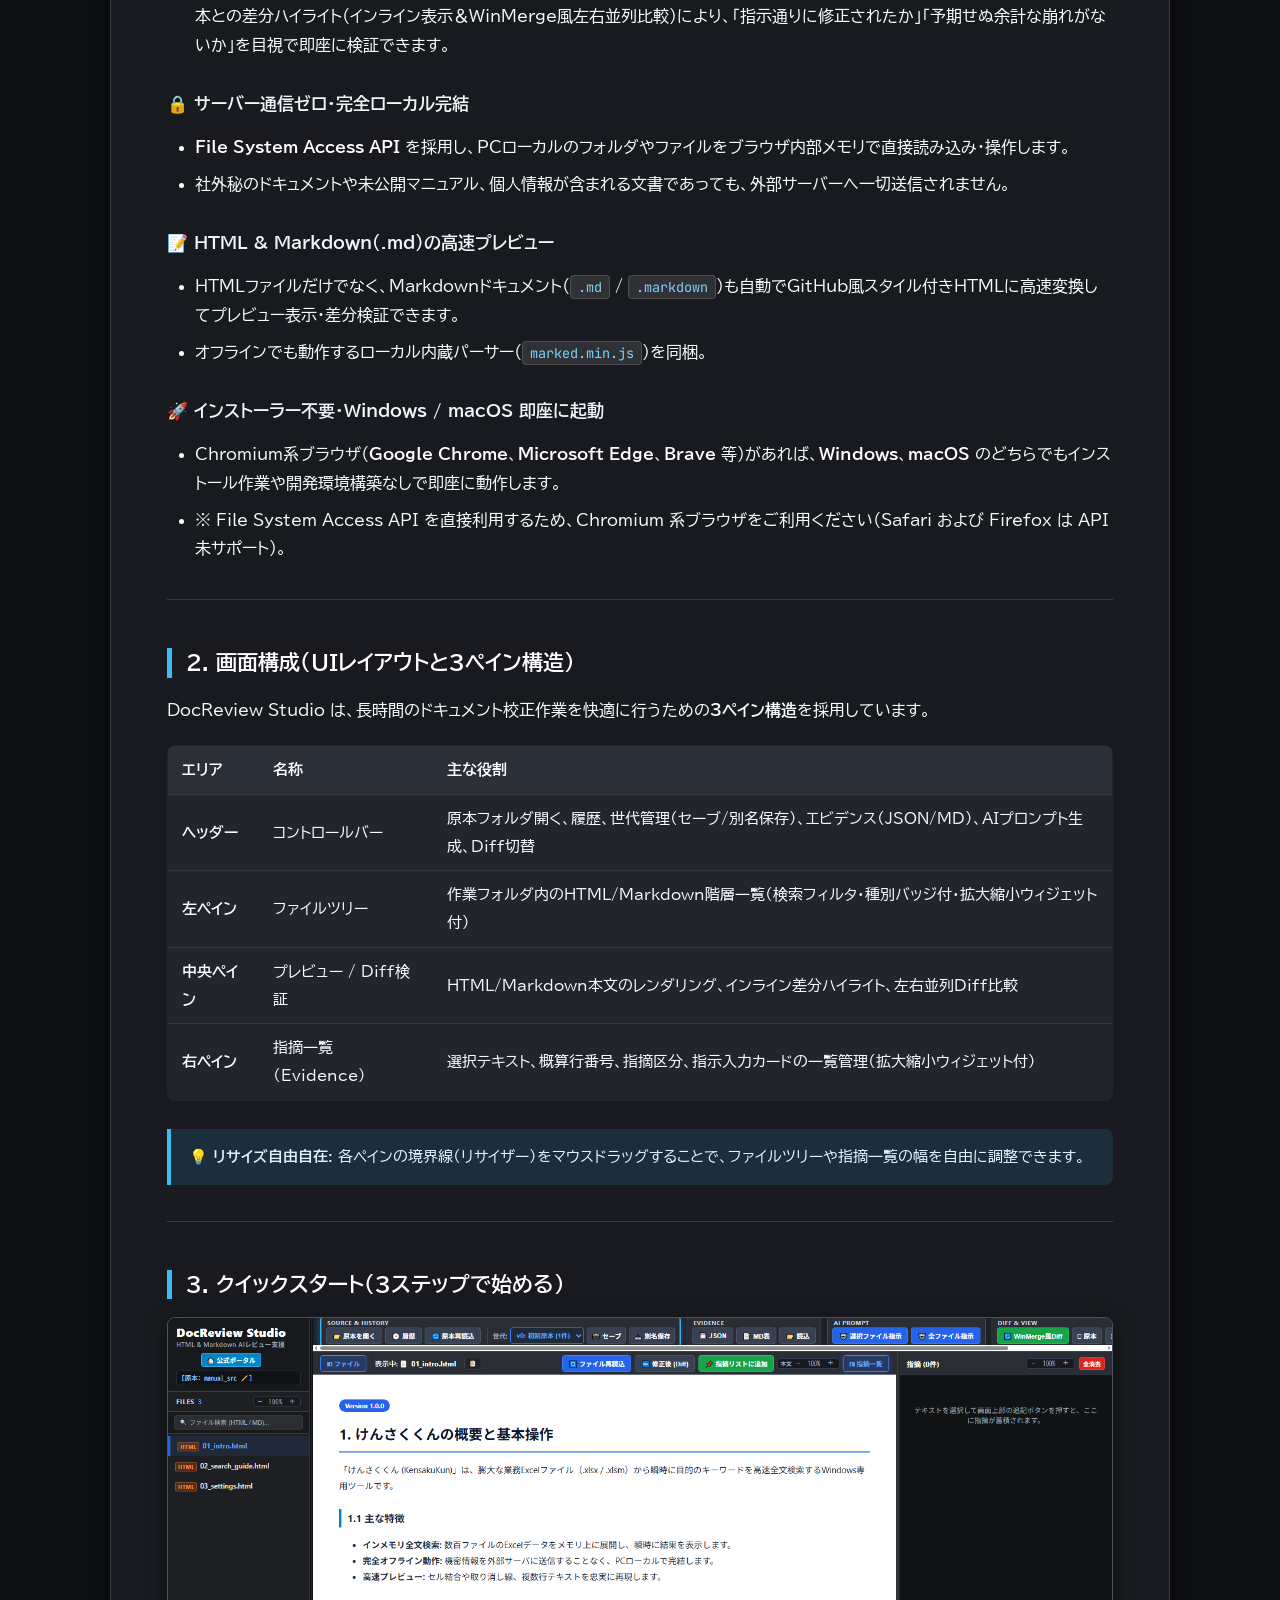
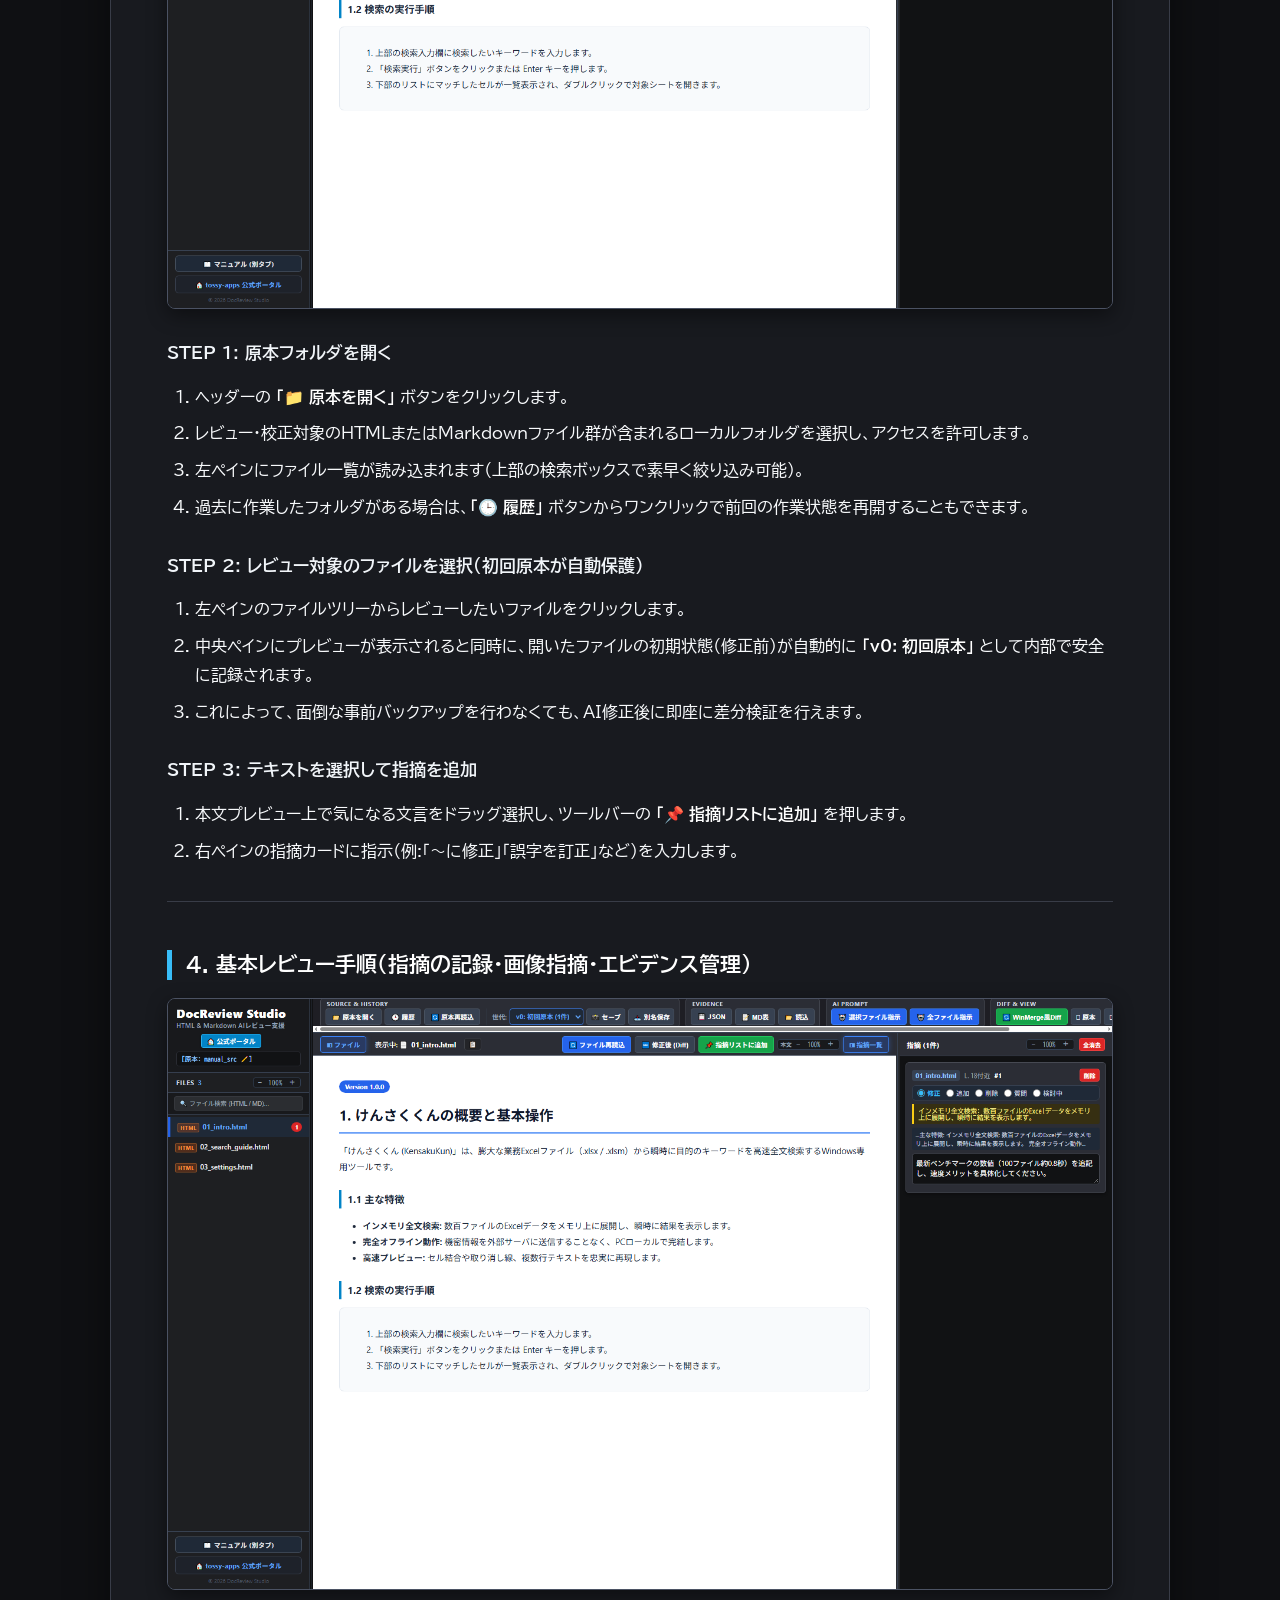
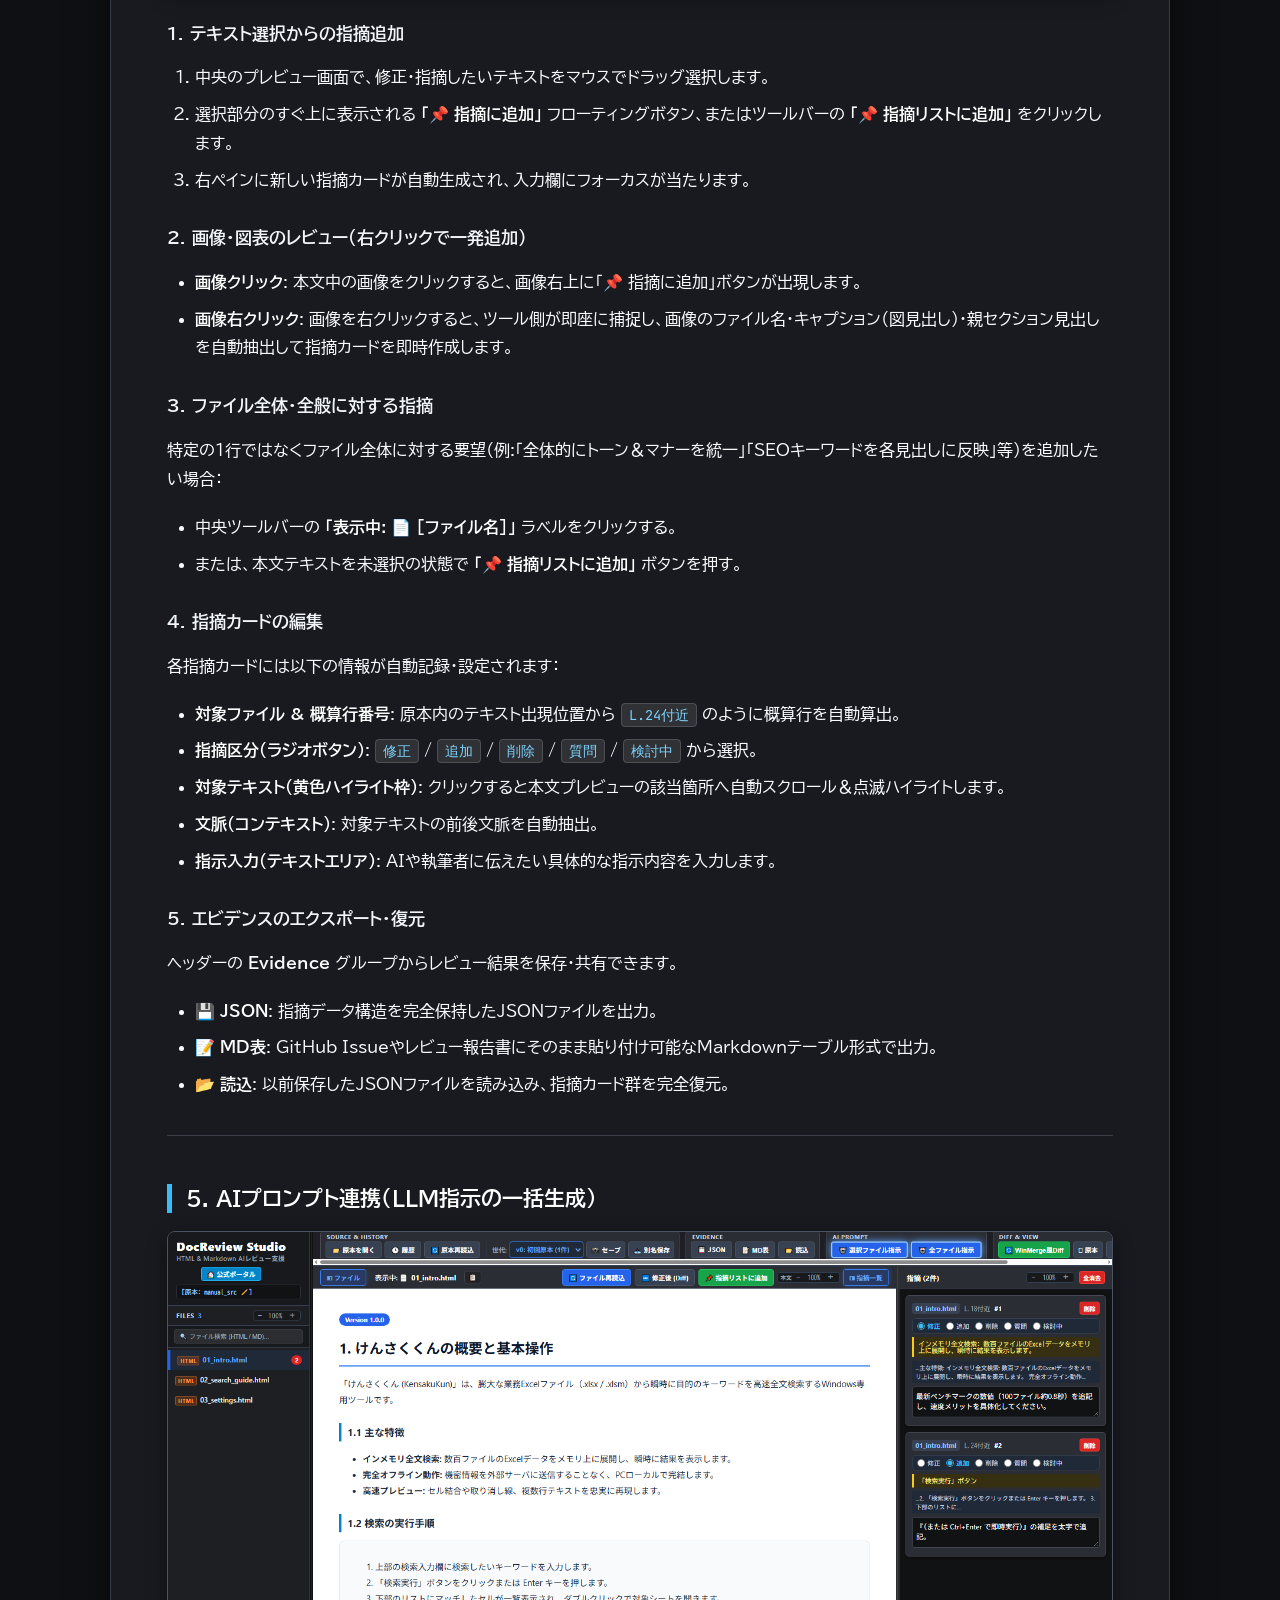
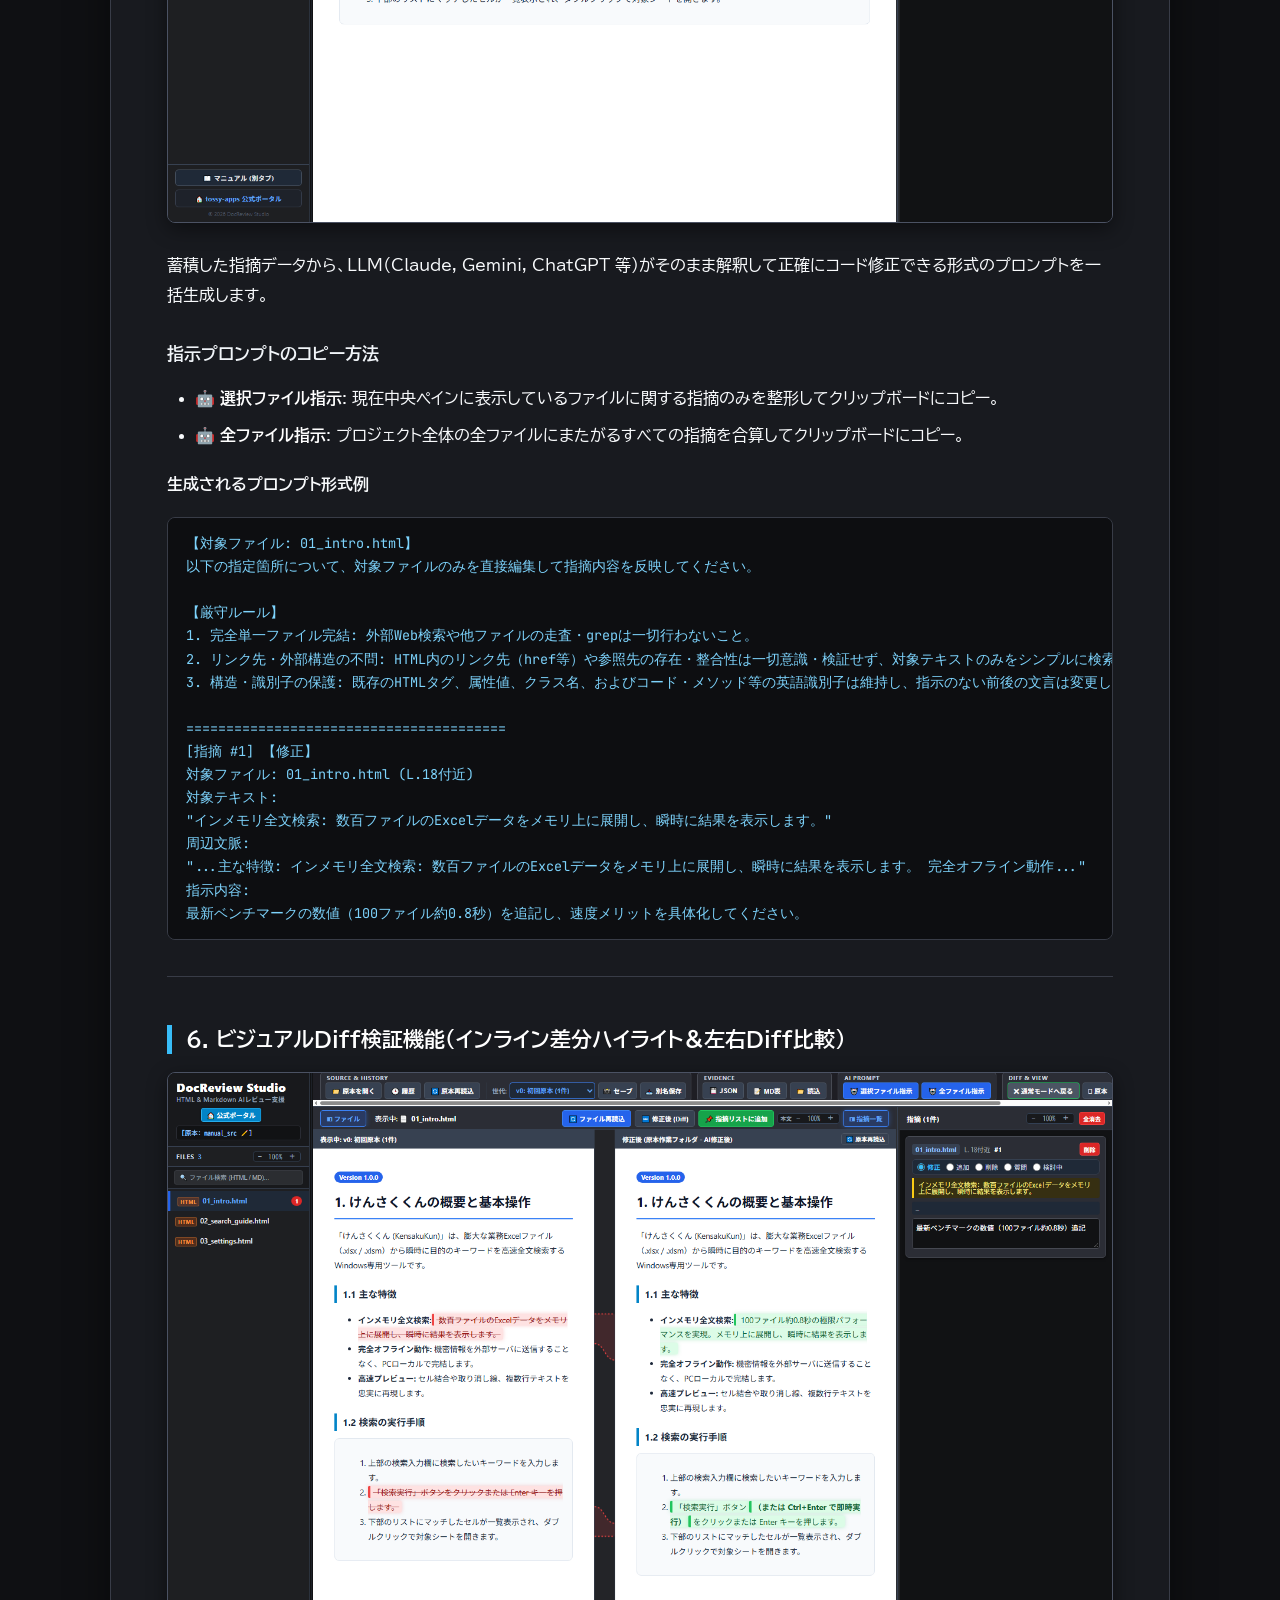
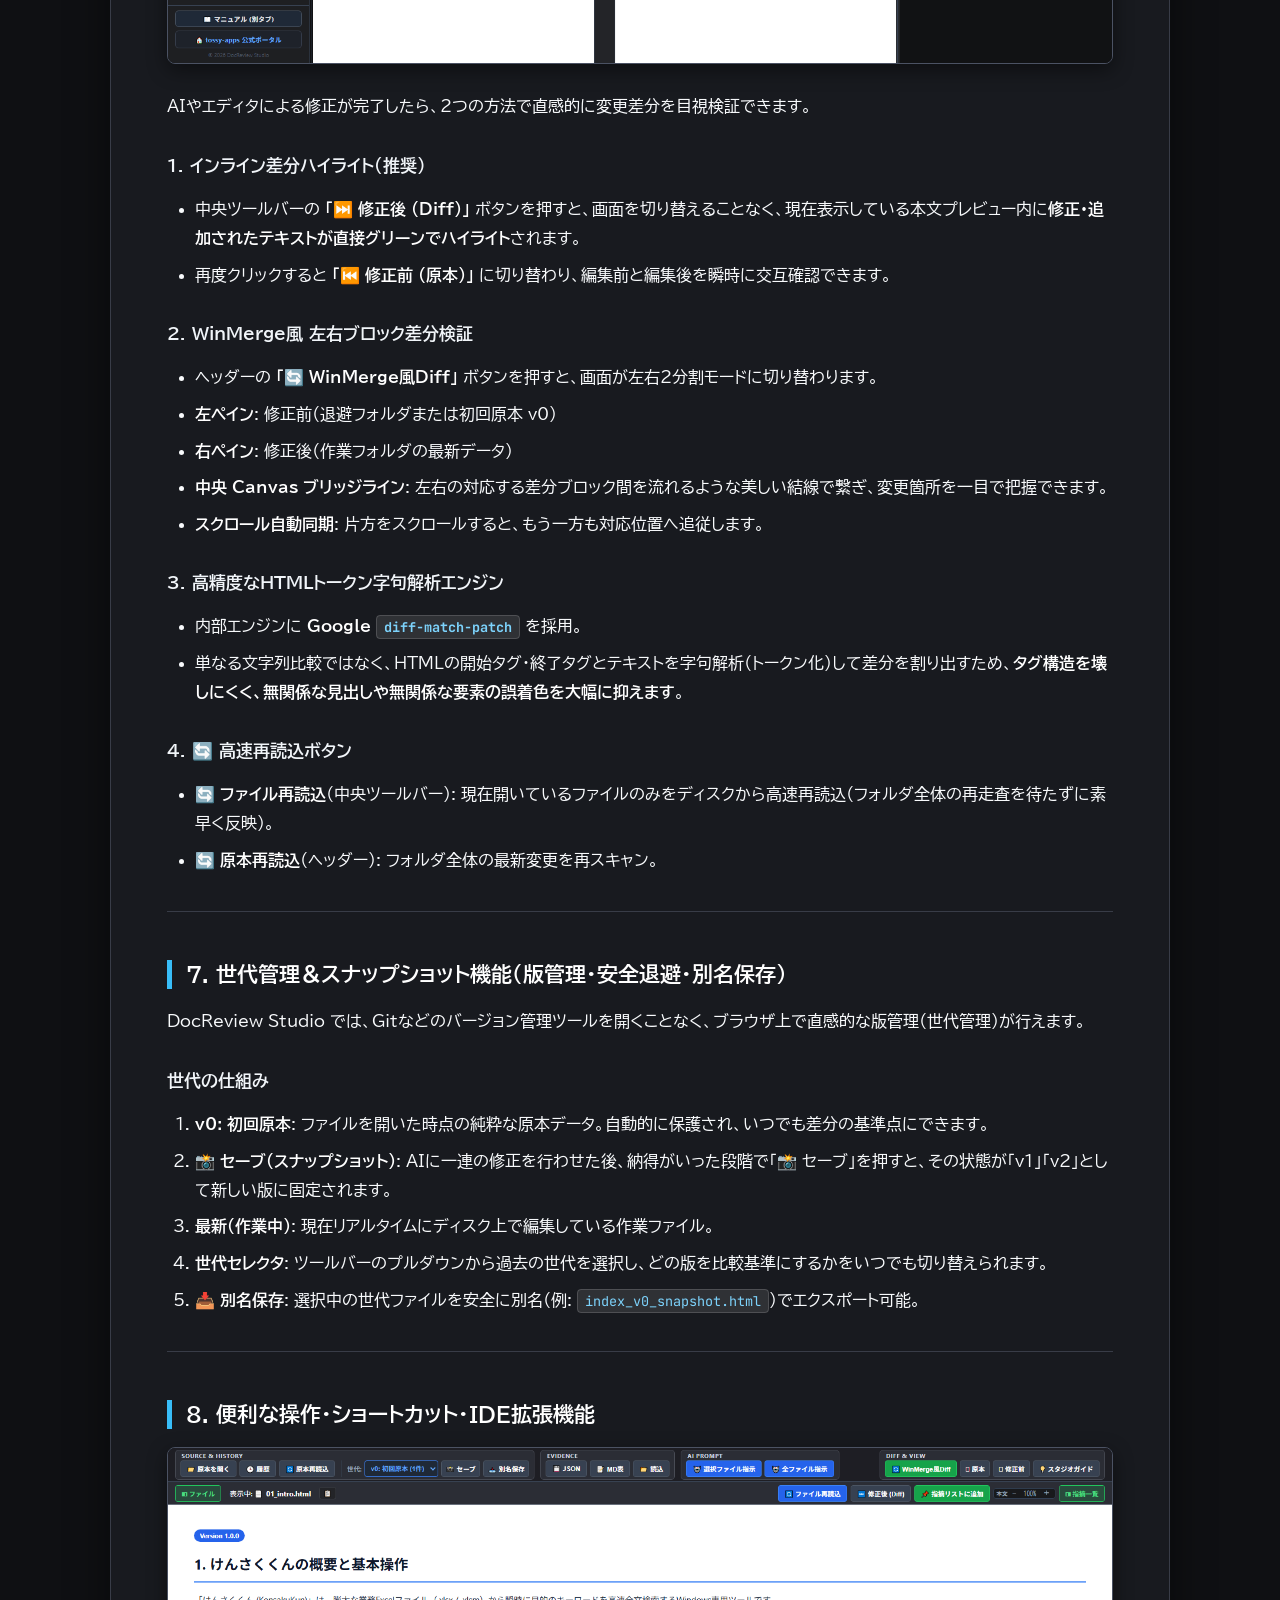
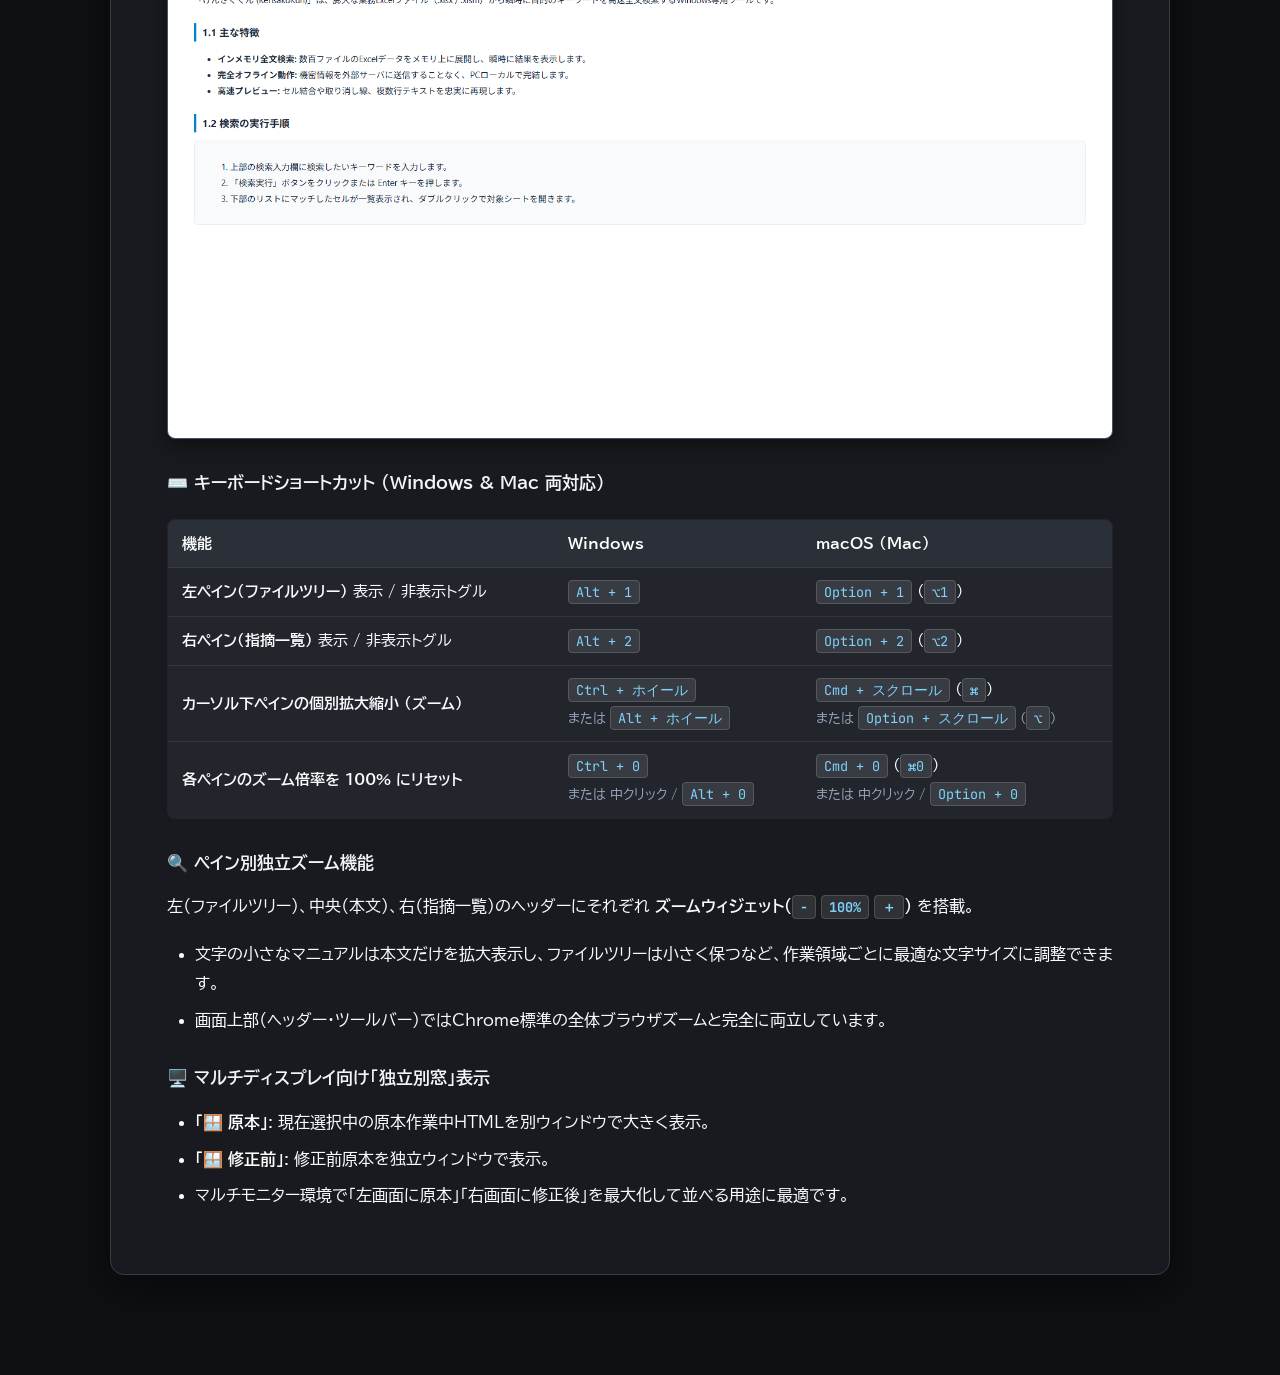
<file: manual.html>
<!DOCTYPE html>
<html lang="ja" class="scroll-smooth">
<head>
  <meta charset="UTF-8">
  <meta name="viewport" content="width=device-width, initial-scale=1.0">
  <title>DocReview Studio ユーザーズマニュアル</title>
  <link rel="icon" type="image/svg+xml" href="favicon.svg">
  <link rel="icon" type="image/png" href="favicon.png">
  <meta name="description" content="DocReview Studio の公式利用マニュアル。完全クライアントサイドでのHTML/Markdown文書レビュー、AI指示プロンプト生成、インライン差分ハイライト、WinMerge風Diff差分検証の手順を詳しく解説。">
  <link rel="preconnect" href="https://fonts.googleapis.com">
  <link rel="preconnect" href="https://fonts.gstatic.com" crossorigin>
  <link href="https://fonts.googleapis.com/css2?family=BIZ+UDPGothic:wght@400;700&family=Inter:wght@400;600;700;800&family=JetBrains+Mono:wght@400;600&display=swap" rel="stylesheet">
  
  <style>
    :root {
      --bg-main: #0f1013;
      --bg-card: #181a1f;
      --bg-surface: #22252c;
      --border: #383c47;
      --border-light: #4b5263;
      --text-main: #f8fafc;
      --text-sub: #e2e8f0;
      --text-muted: #94a3b8;
      --accent: #38bdf8;
      --accent-hover: #7dd3fc;
      --accent-bg: rgba(56, 189, 248, 0.12);
      --link: #38bdf8;
      --link-hover: #7dd3fc;
      --success: #22c55e;
      --warning: #facc15;
    }

    * {
      box-sizing: border-box;
      margin: 0;
      padding: 0;
    }

    body {
      font-family: 'BIZ UDPGothic', 'Inter', -apple-system, BlinkMacSystemFont, "Segoe UI", Roboto, sans-serif;
      background-color: var(--bg-main);
      color: var(--text-main);
      line-height: 1.85;
      -webkit-font-smoothing: antialiased;
      padding: 36px 20px 100px;
    }

    .doc-container {
      max-width: 1060px;
      margin: 0 auto;
      background: var(--bg-card);
      border: 1px solid var(--border);
      border-radius: 14px;
      padding: 44px 56px;
      box-shadow: 0 12px 40px rgba(0, 0, 0, 0.5);
    }

    @media (max-width: 768px) {
      body {
        padding: 12px 8px 60px;
      }
      .doc-container {
        padding: 24px 18px;
        border-radius: 8px;
      }
    }

    .doc-nav-bar {
      display: flex;
      justify-content: space-between;
      align-items: center;
      margin-bottom: 28px;
      padding-bottom: 18px;
      border-bottom: 1px solid var(--border);
      flex-wrap: wrap;
      gap: 12px;
    }

    .doc-badge {
      display: inline-flex;
      align-items: center;
      gap: 6px;
      background: var(--accent-bg);
      border: 1px solid rgba(56, 189, 248, 0.4);
      color: var(--accent);
      padding: 5px 12px;
      border-radius: 6px;
      font-size: 13px;
      font-weight: 700;
    }

    .launch-link {
      display: inline-flex;
      align-items: center;
      gap: 6px;
      background: #2563eb;
      color: #ffffff !important;
      text-decoration: none;
      font-weight: 700;
      font-size: 13px;
      padding: 7px 16px;
      border-radius: 6px;
      transition: all 0.15s ease;
      box-shadow: 0 2px 8px rgba(37, 99, 235, 0.4);
    }

    .launch-link:hover {
      background: #1d4ed8;
      box-shadow: 0 4px 14px rgba(37, 99, 235, 0.6);
      transform: translateY(-1px);
    }

    .lang-switch-link {
      display: inline-flex;
      align-items: center;
      gap: 6px;
      background: rgba(255, 255, 255, 0.08);
      border: 1px solid var(--border-light);
      color: #e2e8f0 !important;
      text-decoration: none;
      font-weight: 700;
      font-size: 13px;
      padding: 6px 14px;
      border-radius: 6px;
      transition: all 0.15s ease;
    }

    .lang-switch-link:hover {
      background: rgba(255, 255, 255, 0.15);
      border-color: var(--accent);
      color: #ffffff !important;
      transform: translateY(-1px);
    }

    h1 {
      font-size: 28px;
      font-weight: 800;
      letter-spacing: -0.3px;
      color: #ffffff;
      margin-bottom: 18px;
      line-height: 1.4;
    }

    h2 {
      font-size: 21px;
      font-weight: 700;
      margin-top: 48px;
      margin-bottom: 18px;
      color: #ffffff;
      border-left: 5px solid var(--accent);
      padding-left: 14px;
      line-height: 1.4;
    }

    h3 {
      font-size: 17px;
      font-weight: 700;
      margin-top: 28px;
      margin-bottom: 14px;
      color: #f1f5f9;
    }

    p {
      margin-bottom: 18px;
      color: var(--text-main);
      font-size: 16px;
      line-height: 1.85;
    }

    hr {
      border: none;
      border-top: 1px solid var(--border);
      margin: 36px 0;
    }

    a {
      color: var(--link);
      text-decoration: none;
      font-weight: 600;
      transition: color 0.15s ease, text-decoration 0.15s ease;
    }

    a:hover {
      color: var(--link-hover);
      text-decoration: underline;
    }

    ul, ol {
      margin-bottom: 20px;
      padding-left: 28px;
      color: var(--text-main);
      font-size: 16px;
    }

    li {
      margin-bottom: 8px;
      line-height: 1.8;
    }

    li strong {
      color: #ffffff;
      font-weight: 700;
    }

    img {
      max-width: 100%;
      height: auto;
      border-radius: 8px;
      border: 1px solid var(--border-light);
      box-shadow: 0 6px 20px rgba(0, 0, 0, 0.45);
      margin: 18px 0 28px;
      display: block;
      background: #111214;
    }

    table {
      width: 100%;
      border-collapse: collapse;
      margin: 20px 0 28px;
      background: var(--bg-surface);
      border-radius: 8px;
      overflow: hidden;
      border: 1px solid var(--border);
      font-size: 15px;
    }

    th {
      background: #2b2f38;
      color: #ffffff;
      font-weight: 700;
      text-align: left;
      padding: 10px 14px;
      border-bottom: 1px solid var(--border);
    }

    td {
      padding: 10px 14px;
      border-bottom: 1px solid rgba(255, 255, 255, 0.08);
      color: var(--text-main);
    }

    tr:last-child td {
      border-bottom: none;
    }

    pre {
      background: #0d0e11;
      border: 1px solid var(--border);
      border-radius: 8px;
      padding: 14px 18px;
      margin: 18px 0 24px;
      overflow-x: auto;
      font-family: 'JetBrains Mono', monospace;
      font-size: 14px;
      line-height: 1.65;
      color: #7dd3fc;
    }

    code {
      font-family: 'JetBrains Mono', monospace;
      font-size: 13.5px;
      background: rgba(255, 255, 255, 0.1);
      border: 1px solid rgba(255, 255, 255, 0.15);
      padding: 2px 7px;
      border-radius: 4px;
      color: #7dd3fc;
    }

    pre code {
      background: transparent;
      border: none;
      padding: 0;
      color: inherit;
    }

    blockquote {
      background: var(--accent-bg);
      border-left: 4px solid var(--accent);
      border-radius: 0 8px 8px 0;
      padding: 14px 18px;
      margin: 20px 0;
      color: #e0f2fe;
      font-size: 15px;
    }

    blockquote p {
      margin-bottom: 0;
      color: inherit;
      font-size: 15px;
    }

    .back-to-top {
      position: fixed;
      bottom: 24px;
      right: 24px;
      background: var(--bg-surface);
      border: 1px solid var(--border-light);
      color: #fff;
      width: 44px;
      height: 44px;
      border-radius: 50%;
      display: flex;
      align-items: center;
      justify-content: center;
      cursor: pointer;
      text-decoration: none;
      box-shadow: 0 4px 14px rgba(0,0,0,0.6);
      transition: all 0.2s ease;
      font-size: 18px;
      z-index: 40;
    }

    .back-to-top:hover {
      background: #2563eb;
      border-color: var(--accent);
      color: #fff !important;
      transform: translateY(-2px);
      text-decoration: none;
    }
  </style>
</head>
<body>

  <div class="doc-container">
    <!-- Top Navigation -->
    <div class="doc-nav-bar">
      <div class="doc-badge">
        <span>📖 DocReview Studio Official Manual</span>
      </div>
      <div style="display: flex; gap: 8px; align-items: center;">
        <a href="./manual.en.html" class="lang-switch-link" title="Switch to English Version">
          <span>🌐 English</span>
        </a>
        <a href="./index.html" class="launch-link" target="_blank" rel="noopener">
          <span>🚀 Webアプリを起動</span>
        </a>
      </div>
    </div>

    <!-- Document Body -->
    <h1>DocReview Studio ユーザーズマニュアル</h1>
    <p>DocReview Studio は、ブラウザ単体でローカルのHTMLマニュアルやMarkdownドキュメント（<code>.md</code> / <code>.markdown</code>）を読み込み、直感的なレビュー指摘の記録、AI修正指示プロンプトの一括自動生成、インライン差分ハイライト、およびWinMerge風の左右Diff差分検証を行える<strong>完全クライアントサイド型 AI協働ドキュメント校正スタジオ</strong>です。</p>

    <hr />

    <h2 id="sec-toc">📑 目次</h2>
    <p>
      <a href="#sec-features">1. DocReview Studio の特徴・設計思想</a><br />
      <a href="#sec-layout">2. 画面構成（UIレイアウトと3ペイン構造）</a><br />
      <a href="#sec-quickstart">3. クイックスタート（3ステップで始める）</a><br />
      <a href="#sec-review">4. 基本レビュー手順（指摘の記録・画像指摘・エビデンス管理）</a><br />
      <a href="#sec-aiprompt">5. AIプロンプト連携（LLM指示の一括生成）</a><br />
      <a href="#sec-diff">6. ビジュアルDiff検証機能（インライン差分ハイライト＆左右Diff比較）</a><br />
      <a href="#sec-generations">7. 世代管理＆スナップショット機能（版管理・安全退避・別名保存）</a><br />
      <a href="#sec-shortcuts">8. 便利な操作・ショートカット・IDE拡張機能</a>
    </p>

    <hr />

    <h2 id="sec-features">1. DocReview Studio の特徴・設計思想</h2>
    <p><img alt="全体レイアウト" src="./images/01_main_view.png" /></p>
    
    <h3>🤖 人間とAIが協働する「ドキュメント改修サイクル」</h3>
    <ul>
      <li><strong>人間は「直感的に指摘するだけ」</strong>: 本文のテキストをドラッグ選択して指示を入力するだけで、LLM（Claude, Gemini, ChatGPT 等）が迷わず直接修正を実行できる高精度プロンプト（対象ファイル・概算行番号・対象テキスト・前後文脈・修正指示）を一括自動生成します。</li>
      <li><strong>AI修正後の結果を「Diff検証で安全確認」</strong>: AIがファイルを書き換えた後は、ワンクリックで最新データを再読込。退避した修正前原本との差分ハイライト（インライン表示＆WinMerge風左右並列比較）により、「指示通りに修正されたか」「予期せぬ余計な崩れがないか」を目視で即座に検証できます。</li>
    </ul>

    <h3>🔒 サーバー通信ゼロ・完全ローカル完結</h3>
    <ul>
      <li><strong>File System Access API</strong> を採用し、PCローカルのフォルダやファイルをブラウザ内部メモリで直接読み込み・操作します。</li>
      <li>社外秘のドキュメントや未公開マニュアル、個人情報が含まれる文書であっても、外部サーバーへ一切送信されません。</li>
    </ul>

    <h3>📝 HTML &amp; Markdown（.md）の高速プレビュー</h3>
    <ul>
      <li>HTMLファイルだけでなく、Markdownドキュメント（<code>.md</code> / <code>.markdown</code>）も自動でGitHub風スタイル付きHTMLに高速変換してプレビュー表示・差分検証できます。</li>
      <li>オフラインでも動作するローカル内蔵パーサー（<code>marked.min.js</code>）を同梱。</li>
    </ul>

    <h3>🚀 インストーラー不要・Windows / macOS 即座に起動</h3>
    <ul>
      <li>Chromium系ブラウザ（<strong>Google Chrome</strong>、<strong>Microsoft Edge</strong>、<strong>Brave</strong> 等）があれば、<strong>Windows</strong>、<strong>macOS</strong> のどちらでもインストール作業や開発環境構築なしで即座に動作します。</li>
      <li>※ File System Access API を直接利用するため、Chromium 系ブラウザをご利用ください（Safari および Firefox は API 未サポート）。</li>
    </ul>

    <hr />

    <h2 id="sec-layout">2. 画面構成（UIレイアウトと3ペイン構造）</h2>
    <p>DocReview Studio は、長時間のドキュメント校正作業を快適に行うための<strong>3ペイン構造</strong>を採用しています。</p>

    <table>
      <thead>
        <tr>
          <th>エリア</th>
          <th>名称</th>
          <th>主な役割</th>
        </tr>
      </thead>
      <tbody>
        <tr>
          <td><strong>ヘッダー</strong></td>
          <td>コントロールバー</td>
          <td>原本フォルダ開く、履歴、世代管理（セーブ/別名保存）、エビデンス（JSON/MD）、AIプロンプト生成、Diff切替</td>
        </tr>
        <tr>
          <td><strong>左ペイン</strong></td>
          <td>ファイルツリー</td>
          <td>作業フォルダ内のHTML/Markdown階層一覧（検索フィルタ・種別バッジ付・拡大縮小ウィジェット付）</td>
        </tr>
        <tr>
          <td><strong>中央ペイン</strong></td>
          <td>プレビュー / Diff検証</td>
          <td>HTML/Markdown本文のレンダリング、インライン差分ハイライト、左右並列Diff比較</td>
        </tr>
        <tr>
          <td><strong>右ペイン</strong></td>
          <td>指摘一覧（Evidence）</td>
          <td>選択テキスト、概算行番号、指摘区分、指示入力カードの一覧管理（拡大縮小ウィジェット付）</td>
        </tr>
      </tbody>
    </table>

    <blockquote>
      <p><strong>💡 リサイズ自由自在</strong>: 各ペインの境界線（リサイザー）をマウスドラッグすることで、ファイルツリーや指摘一覧の幅を自由に調整できます。</p>
    </blockquote>

    <hr />

    <h2 id="sec-quickstart">3. クイックスタート（3ステップで始める）</h2>
    <p><img alt="原本と退避の指定" src="./images/02_open_source.png" /></p>

    <h3>STEP 1: 原本フォルダを開く</h3>
    <ol>
      <li>ヘッダーの <strong>「📁 原本を開く」</strong> ボタンをクリックします。</li>
      <li>レビュー・校正対象のHTMLまたはMarkdownファイル群が含まれるローカルフォルダを選択し、アクセスを許可します。</li>
      <li>左ペインにファイル一覧が読み込まれます（上部の検索ボックスで素早く絞り込み可能）。</li>
      <li>過去に作業したフォルダがある場合は、<strong>「🕒 履歴」</strong> ボタンからワンクリックで前回の作業状態を再開することもできます。</li>
    </ol>

    <h3>STEP 2: レビュー対象のファイルを選択（初回原本が自動保護）</h3>
    <ol>
      <li>左ペインのファイルツリーからレビューしたいファイルをクリックします。</li>
      <li>中央ペインにプレビューが表示されると同時に、開いたファイルの初期状態（修正前）が自動的に <strong>「v0: 初回原本」</strong> として内部で安全に記録されます。</li>
      <li>これによって、面倒な事前バックアップを行わなくても、AI修正後に即座に差分検証を行えます。</li>
    </ol>

    <h3>STEP 3: テキストを選択して指摘を追加</h3>
    <ol>
      <li>本文プレビュー上で気になる文言をドラッグ選択し、ツールバーの <strong>「📌 指摘リストに追加」</strong> を押します。</li>
      <li>右ペインの指摘カードに指示（例:「〜に修正」「誤字を訂正」など）を入力します。</li>
    </ol>

    <hr />

    <h2 id="sec-review">4. 基本レビュー手順（指摘の記録・画像指摘・エビデンス管理）</h2>
    <p><img alt="テキスト選択と指摘カード" src="./images/03_evidence_input.png" /></p>

    <h3>1. テキスト選択からの指摘追加</h3>
    <ol>
      <li>中央のプレビュー画面で、修正・指摘したいテキストをマウスでドラッグ選択します。</li>
      <li>選択部分のすぐ上に表示される <strong>「📌 指摘に追加」</strong> フローティングボタン、またはツールバーの <strong>「📌 指摘リストに追加」</strong> をクリックします。</li>
      <li>右ペインに新しい指摘カードが自動生成され、入力欄にフォーカスが当たります。</li>
    </ol>

    <h3>2. 画像・図表のレビュー（右クリックで一発追加）</h3>
    <ul>
      <li><strong>画像クリック</strong>: 本文中の画像をクリックすると、画像右上に「📌 指摘に追加」ボタンが出現します。</li>
      <li><strong>画像右クリック</strong>: 画像を右クリックすると、ツール側が即座に捕捉し、画像のファイル名・キャプション（図見出し）・親セクション見出しを自動抽出して指摘カードを即時作成します。</li>
    </ul>

    <h3>3. ファイル全体・全般に対する指摘</h3>
    <p>特定の1行ではなくファイル全体に対する要望（例:「全体的にトーン＆マナーを統一」「SEOキーワードを各見出しに反映」等）を追加したい場合：</p>
    <ul>
      <li>中央ツールバーの <strong>「表示中: 📄 [ファイル名]」</strong> ラベルをクリックする。</li>
      <li>または、本文テキストを未選択の状態で <strong>「📌 指摘リストに追加」</strong> ボタンを押す。</li>
    </ul>

    <h3>4. 指摘カードの編集</h3>
    <p>各指摘カードには以下の情報が自動記録・設定されます：</p>
    <ul>
      <li><strong>対象ファイル &amp; 概算行番号</strong>: 原本内のテキスト出現位置から <code>L.24付近</code> のように概算行を自動算出。</li>
      <li><strong>指摘区分（ラジオボタン）</strong>: <code>修正</code> / <code>追加</code> / <code>削除</code> / <code>質問</code> / <code>検討中</code> から選択。</li>
      <li><strong>対象テキスト（黄色ハイライト枠）</strong>: クリックすると本文プレビューの該当箇所へ自動スクロール＆点滅ハイライトします。</li>
      <li><strong>文脈（コンテキスト）</strong>: 対象テキストの前後文脈を自動抽出。</li>
      <li><strong>指示入力（テキストエリア）</strong>: AIや執筆者に伝えたい具体的な指示内容を入力します。</li>
    </ul>

    <h3>5. エビデンスのエクスポート・復元</h3>
    <p>ヘッダーの <strong>Evidence</strong> グループからレビュー結果を保存・共有できます。</p>
    <ul>
      <li><strong>💾 JSON</strong>: 指摘データ構造を完全保持したJSONファイルを出力。</li>
      <li><strong>📝 MD表</strong>: GitHub Issueやレビュー報告書にそのまま貼り付け可能なMarkdownテーブル形式で出力。</li>
      <li><strong>📂 読込</strong>: 以前保存したJSONファイルを読み込み、指摘カード群を完全復元。</li>
    </ul>

    <hr />

    <h2 id="sec-aiprompt">5. AIプロンプト連携（LLM指示の一括生成）</h2>
    <p><img alt="AIプロンプトコピー機能" src="./images/04_ai_prompt.png" /></p>
    <p>蓄積した指摘データから、LLM（Claude, Gemini, ChatGPT 等）がそのまま解釈して正確にコード修正できる形式のプロンプトを一括生成します。</p>

    <h3>指示プロンプトのコピー方法</h3>
    <ul>
      <li><strong>🤖 選択ファイル指示</strong>: 現在中央ペインに表示しているファイルに関する指摘のみを整形してクリップボードにコピー。</li>
      <li><strong>🤖 全ファイル指示</strong>: プロジェクト全体の全ファイルにまたがるすべての指摘を合算してクリップボードにコピー。</li>
    </ul>

    <h4>生成されるプロンプト形式例</h4>
    <pre><code class="language-markdown">【対象ファイル: 01_intro.html】
以下の指定箇所について、対象ファイルのみを直接編集して指摘内容を反映してください。

【厳守ルール】
1. 完全単一ファイル完結: 外部Web検索や他ファイルの走査・grepは一切行わないこと。
2. リンク先・外部構造の不問: HTML内のリンク先（href等）や参照先の存在・整合性は一切意識・検証せず、対象テキストのみをシンプルに検索・置換すること。
3. 構造・識別子の保護: 既存のHTMLタグ、属性値、クラス名、およびコード・メソッド等の英語識別子は維持し、指示のない前後の文言は変更しないこと。

========================================
[指摘 #1] 【修正】
対象ファイル: 01_intro.html (L.18付近)
対象テキスト:
"インメモリ全文検索: 数百ファイルのExcelデータをメモリ上に展開し、瞬時に結果を表示します。"
周辺文脈:
"...主な特徴: インメモリ全文検索: 数百ファイルのExcelデータをメモリ上に展開し、瞬時に結果を表示します。 完全オフライン動作..."
指示内容:
最新ベンチマークの数値（100ファイル約0.8秒）を追記し、速度メリットを具体化してください。
</code></pre>

    <hr />

    <h2 id="sec-diff">6. ビジュアルDiff検証機能（インライン差分ハイライト＆左右Diff比較）</h2>
    <p><img alt="Diff検証画面" src="./images/05_diff_inspector.png" /></p>
    <p>AIやエディタによる修正が完了したら、2つの方法で直感的に変更差分を目視検証できます。</p>

    <h3>1. インライン差分ハイライト（推奨）</h3>
    <ul>
      <li>中央ツールバーの <strong>「⏭️ 修正後 (Diff)」</strong> ボタンを押すと、画面を切り替えることなく、現在表示している本文プレビュー内に<strong>修正・追加されたテキストが直接グリーンでハイライト</strong>されます。</li>
      <li>再度クリックすると <strong>「⏮️ 修正前 (原本)」</strong> に切り替わり、編集前と編集後を瞬時に交互確認できます。</li>
    </ul>

    <h3>2. WinMerge風 左右ブロック差分検証</h3>
    <ul>
      <li>ヘッダーの <strong>「🔄 WinMerge風Diff」</strong> ボタンを押すと、画面が左右2分割モードに切り替わります。</li>
      <li><strong>左ペイン</strong>: 修正前（退避フォルダまたは初回原本 v0）</li>
      <li><strong>右ペイン</strong>: 修正後（作業フォルダの最新データ）</li>
      <li><strong>中央 Canvas ブリッジライン</strong>: 左右の対応する差分ブロック間を流れるような美しい結線で繋ぎ、変更箇所を一目で把握できます。</li>
      <li><strong>スクロール自動同期</strong>: 片方をスクロールすると、もう一方も対応位置へ追従します。</li>
    </ul>

    <h3>3. 高精度なHTMLトークン字句解析エンジン</h3>
    <ul>
      <li>内部エンジンに <strong>Google <code>diff-match-patch</code></strong> を採用。</li>
      <li>単なる文字列比較ではなく、HTMLの開始タグ・終了タグとテキストを字句解析（トークン化）して差分を割り出すため、<strong>タグ構造を壊しにくく、無関係な見出しや無関係な要素の誤着色を大幅に抑えます</strong>。</li>
    </ul>

    <h3>4. 🔄 高速再読込ボタン</h3>
    <ul>
      <li><strong>🔄 ファイル再読込</strong>（中央ツールバー）: 現在開いているファイルのみをディスクから高速再読込（フォルダ全体の再走査を待たずに素早く反映）。</li>
      <li><strong>🔄 原本再読込</strong>（ヘッダー）: フォルダ全体の最新変更を再スキャン。</li>
    </ul>

    <hr />

    <h2 id="sec-generations">7. 世代管理＆スナップショット機能（版管理・安全退避・別名保存）</h2>
    <p>DocReview Studio では、Gitなどのバージョン管理ツールを開くことなく、ブラウザ上で直感的な版管理（世代管理）が行えます。</p>

    <h3>世代の仕組み</h3>
    <ol>
      <li><strong>v0: 初回原本</strong>: ファイルを開いた時点の純粋な原本データ。自動的に保護され、いつでも差分の基準点にできます。</li>
      <li><strong>📸 セーブ（スナップショット）</strong>: AIに一連の修正を行わせた後、納得がいった段階で「📸 セーブ」を押すと、その状態が「v1」「v2」として新しい版に固定されます。</li>
      <li><strong>最新（作業中）</strong>: 現在リアルタイムにディスク上で編集している作業ファイル。</li>
      <li><strong>世代セレクタ</strong>: ツールバーのプルダウンから過去の世代を選択し、どの版を比較基準にするかをいつでも切り替えられます。</li>
      <li><strong>📥 別名保存</strong>: 選択中の世代ファイルを安全に別名（例: <code>index_v0_snapshot.html</code>）でエクスポート可能。</li>
    </ol>

    <hr />

    <h2 id="sec-shortcuts">8. 便利な操作・ショートカット・IDE拡張機能</h2>
    <p><img alt="サイドバー折りたたみ" src="./images/06_pane_toggle.png" /></p>

    <h3>⌨️ キーボードショートカット (Windows &amp; Mac 両対応)</h3>
    <table>
      <thead>
        <tr>
          <th>機能</th>
          <th>Windows</th>
          <th>macOS (Mac)</th>
        </tr>
      </thead>
      <tbody>
        <tr>
          <td><strong>左ペイン（ファイルツリー）</strong> 表示 / 非表示トグル</td>
          <td><code>Alt + 1</code></td>
          <td><code>Option + 1</code> (<code>⌥1</code>)</td>
        </tr>
        <tr>
          <td><strong>右ペイン（指摘一覧）</strong> 表示 / 非表示トグル</td>
          <td><code>Alt + 2</code></td>
          <td><code>Option + 2</code> (<code>⌥2</code>)</td>
        </tr>
        <tr>
          <td><strong>カーソル下ペインの個別拡大縮小 (ズーム)</strong></td>
          <td><code>Ctrl + ホイール</code><br /><small style="color:var(--text-muted);">または <code>Alt + ホイール</code></small></td>
          <td><code>Cmd + スクロール</code> (<code>⌘</code>)<br /><small style="color:var(--text-muted);">または <code>Option + スクロール</code> (<code>⌥</code>)</small></td>
        </tr>
        <tr>
          <td><strong>各ペインのズーム倍率を 100% にリセット</strong></td>
          <td><code>Ctrl + 0</code><br /><small style="color:var(--text-muted);">または 中クリック / <code>Alt + 0</code></small></td>
          <td><code>Cmd + 0</code> (<code>⌘0</code>)<br /><small style="color:var(--text-muted);">または 中クリック / <code>Option + 0</code></small></td>
        </tr>
      </tbody>
    </table>

    <h3>🔍 ペイン別独立ズーム機能</h3>
    <p>左（ファイルツリー）、中央（本文）、右（指摘一覧）のヘッダーにそれぞれ <strong>ズームウィジェット（<code>−</code> <code>100%</code> <code>＋</code>）</strong> を搭載。</p>
    <ul>
      <li>文字の小さなマニュアルは本文だけを拡大表示し、ファイルツリーは小さく保つなど、作業領域ごとに最適な文字サイズに調整できます。</li>
      <li>画面上部（ヘッダー・ツールバー）ではChrome標準の全体ブラウザズームと完全に両立しています。</li>
    </ul>

    <h3>🖥️ マルチディスプレイ向け「独立別窓」表示</h3>
    <ul>
      <li><strong>「🪟 原本」</strong>: 現在選択中の原本作業中HTMLを別ウィンドウで大きく表示。</li>
      <li><strong>「🪟 修正前」</strong>: 修正前原本を独立ウィンドウで表示。</li>
      <li>マルチモニター環境で「左画面に原本」「右画面に修正後」を最大化して並べる用途に最適です。</li>
    </ul>

  </div>

  <!-- Back to top -->
  <a href="#" class="back-to-top" title="先頭へ戻る">↑</a>

</body>
</html>
</file>
<file: onboarding-guide.css>
/* ========================================================
   DocReview Studio - オンボーディングガイド モジュール
   直感マスター型 スタジオオンボーディングUI
   (左: 3大ユースケース選択 / 右上: 自動実演アニメ / 右下: 全ボタン一望グリッド)
   ======================================================== */

/* 全画面オーバーレイ背景（縦・横センタリング） */
.guide-modal-overlay {
  position: fixed;
  inset: 0;
  /* 背景を暗すぎず適度な半透明にし、背後のアプリ画面がしっかり視認できるバランスに調整 */
  background: rgba(15, 23, 42, 0.35);
  backdrop-filter: blur(1.5px);
  z-index: 9990;
  display: flex;
  /* アプリのヘッダー(58px)＋中央ツールバー(38px)＝96pxのボタン群が完全に露出し被らないよう104pxから開始 */
  align-items: flex-start;
  justify-content: center;
  padding: 104px 20px 14px;
  box-sizing: border-box;
  opacity: 0;
  pointer-events: none;
  transition: opacity 0.25s ease;
}

.guide-modal-overlay.active {
  opacity: 1;
  pointer-events: auto;
}

/* 1. ワイド・左右スプリット スタジオウィンドウ (上部ツールバー下から開始、下余白の無駄を排除) */
.guide-window {
  width: 1260px;
  max-width: 96vw;
  /* 下領域の余白の無駄を解消し、画面下端まで（14pxの余白のみ残して）ぴったりフィット */
  height: calc(100vh - 118px);
  min-height: 480px;
  max-height: none;
  background: #ffffff;
  color: #1e293b;
  border-radius: 14px;
  box-shadow: 0 16px 48px rgba(0, 0, 0, 0.35), 0 0 0 1px rgba(255, 255, 255, 0.2);
  display: flex;
  flex-direction: column;
  overflow: hidden;
  position: relative;
  transform: translateY(12px) scale(0.99);
  transition: transform 0.25s cubic-bezier(0.16, 1, 0.3, 1);
  font-family: "BIZ UDPGothic", "Hiragino Maru Gothic ProN", "Meiryo", -apple-system, BlinkMacSystemFont, "Segoe UI", Roboto, sans-serif;
  z-index: 9992;
}

.guide-modal-overlay.active .guide-window {
  transform: translateY(0) scale(1);
}

/* タイトルバー（シンプル＆クリーン） */
.guide-titlebar {
  background: #f1f5f9;
  border-bottom: 1px solid #e2e8f0;
  padding: 0 20px;
  display: flex;
  align-items: center;
  justify-content: space-between;
  user-select: none;
  flex-shrink: 0;
  height: 48px;
  box-sizing: border-box;
}

.guide-title-left {
  display: flex;
  align-items: center;
  gap: 14px;
}

.window-dots {
  display: flex;
  gap: 6px;
}

.window-dot {
  width: 11px;
  height: 11px;
  border-radius: 50%;
  display: inline-block;
  cursor: pointer;
}
.window-dot.close { background: #ef4444; }
.window-dot.min { background: #f59e0b; }
.window-dot.max { background: #10b981; }

.guide-window-title {
  font-size: 14px;
  font-weight: 800;
  color: #0f172a;
  display: flex;
  align-items: center;
  gap: 6px;
  letter-spacing: -0.2px;
}

.guide-close-btn {
  background: #e2e8f0;
  border: none;
  color: #475569;
  width: 28px;
  height: 28px;
  border-radius: 6px;
  display: flex;
  align-items: center;
  justify-content: center;
  font-size: 14px;
  font-weight: bold;
  cursor: pointer;
  transition: all 0.15s ease;
}

.guide-close-btn:hover {
  background: #ef4444;
  color: #ffffff;
}

/* ========================================================
   2. メインボディ（左右スプリット 2ペイン構造）
   ======================================================== */
.guide-split-body {
  flex: 1;
  display: flex;
  overflow: hidden;
  background: #f8fafc;
}

/* --------------------------------------------------------
   左ペイン: 大分類ステップメニュー (幅 320px)
   -------------------------------------------------------- */
.guide-left-pane {
  width: 320px;
  background: #f8fafc;
  border-right: 1px solid #e2e8f0;
  display: flex;
  flex-direction: column;
  justify-content: space-between;
  padding: 20px 16px;
  box-sizing: border-box;
  flex-shrink: 0;
}

.step-nav-header {
  margin-bottom: 12px;
}

.step-nav-label {
  font-size: 11px;
  font-weight: 800;
  color: #0284c7;
  text-transform: uppercase;
  letter-spacing: 0.5px;
}

.step-nav-title {
  font-size: 17px;
  font-weight: 800;
  color: #0f172a;
  margin: 3px 0 0 0;
}

/* 大分類メニューカード一覧 */
.step-nav-list {
  display: flex;
  flex-direction: column;
  gap: 12px;
  flex: 1;
}

.step-nav-item {
  background: #ffffff;
  border: 1px solid #e2e8f0;
  border-radius: 12px;
  padding: 14px 16px;
  cursor: pointer;
  display: flex;
  align-items: flex-start;
  gap: 12px;
  transition: all 0.2s cubic-bezier(0.16, 1, 0.3, 1);
  position: relative;
  overflow: hidden;
}

.step-nav-item:hover {
  border-color: #93c5fd;
  transform: translateX(2px);
  box-shadow: 0 4px 12px rgba(37, 99, 235, 0.08);
}

.step-nav-item.active {
  background: #ffffff;
  border: 2px solid #2563eb;
  box-shadow: 0 6px 20px rgba(37, 99, 235, 0.15);
}

.step-nav-item.active::before {
  content: '';
  position: absolute;
  left: 0;
  top: 0;
  bottom: 0;
  width: 5px;
  background: #2563eb;
}

.step-item-pill {
  font-size: 11px;
  font-weight: 800;
  background: #e2e8f0;
  color: #475569;
  padding: 3px 8px;
  border-radius: 4px;
  flex-shrink: 0;
}

.step-nav-item.active .step-item-pill {
  background: #2563eb;
  color: #ffffff;
}

.step-item-content {
  flex: 1;
  display: flex;
  flex-direction: column;
  gap: 4px;
}

.step-item-title {
  font-size: 14.5px;
  font-weight: 800;
  color: #0f172a;
  line-height: 1.35;
}

.step-item-summary {
  font-size: 12px;
  color: #64748b;
  line-height: 1.45;
}

/* 左ペイン下部：次回非表示チェック & マニュアルリンク */
.guide-left-footer {
  border-top: 1px solid #e2e8f0;
  padding-top: 14px;
  display: flex;
  flex-direction: column;
  gap: 10px;
}

.footer-quick-links {
  display: flex;
  gap: 6px;
  flex-wrap: wrap;
}

.btn-quick-util {
  flex: 1 1 auto;
  min-width: 85px;
  background: #ffffff;
  border: 1px solid #cbd5e1;
  border-radius: 6px;
  padding: 5px 6px;
  font-size: 11px;
  font-weight: 700;
  color: #334155;
  display: flex;
  align-items: center;
  justify-content: center;
  gap: 4px;
  cursor: pointer;
  transition: all 0.15s ease;
  font-family: inherit;
  text-decoration: none;
  white-space: nowrap;
}

.btn-quick-util:hover {
  background: #eff6ff;
  border-color: #3b82f6;
  color: #2563eb;
}

.btn-quick-kensaku {
  background: #f0fdf4;
  border-color: #86efac;
  color: #166534;
}

.btn-quick-kensaku:hover {
  background: #dcfce7;
  border-color: #22c55e;
  color: #15803d;
}

.guide-dont-show-row {
  display: flex;
  align-items: center;
  gap: 6px;
  font-size: 12px;
  color: #64748b;
  cursor: pointer;
  user-select: none;
}

/* --------------------------------------------------------
   右ペイン: 自動実演アニメ ＆ 全ボタン一望グリッド
   -------------------------------------------------------- */
.guide-right-pane {
  flex: 1;
  display: flex;
  flex-direction: column;
  padding: 16px 22px 14px 22px;
  box-sizing: border-box;
  background: #ffffff;
  overflow: hidden; /* 縦スクロールゼロ！ */
  gap: 10px;
}

/* 上部：操作不要の自動実演アニメーションフレーム (高さ200pxに最適化) */
.guide-demo-frame {
  background: #0f172a;
  border-radius: 12px;
  border: 1px solid #1e293b;
  box-shadow: 0 8px 20px rgba(0, 0, 0, 0.12);
  display: flex;
  flex-direction: column;
  overflow: hidden;
  height: 200px;
  flex-shrink: 0;
  position: relative;
}

.demo-screen-content {
  flex: 1;
  display: flex;
  align-items: center;
  justify-content: center;
  position: relative;
  overflow: hidden;
  padding: 10px;
}

.demo-caption-bar {
  background: #1e293b;
  border-top: 1px solid #334155;
  padding: 7px 16px;
  display: flex;
  align-items: center;
  justify-content: space-between;
}

.demo-step-heading {
  font-size: 13px;
  font-weight: 800;
  color: #f8fafc;
  display: flex;
  align-items: center;
  gap: 8px;
}

.demo-auto-badge {
  font-size: 10.5px;
  background: rgba(56, 189, 248, 0.2);
  color: #38bdf8;
  border: 1px solid rgba(56, 189, 248, 0.4);
  padding: 1.5px 7px;
  border-radius: 4px;
  font-weight: 700;
}

/* 下部：ボタン群セクション（分類ごとにグループ化・一望できる） */
.guide-actions-section {
  display: flex;
  flex-direction: column;
  gap: 8px;
  flex: 1;
}

.action-group-box {
  background: #f8fafc;
  border: 1px solid #e2e8f0;
  border-radius: 9px;
  padding: 6px 12px 8px 12px;
  display: flex;
  flex-direction: column;
  gap: 5px;
}

.action-group-header {
  font-size: 12.5px;
  font-weight: 800;
  color: #334155;
  display: flex;
  align-items: center;
  gap: 6px;
}

.action-group-grid {
  display: grid;
  grid-template-columns: repeat(2, minmax(0, 1fr));
  gap: 10px;
  width: 100%;
}

/* 単体機能カード（コンパクト＆押しやすい） */
.guide-action-card {
  background: #ffffff;
  border: 1px solid #cbd5e1;
  border-radius: 8px;
  padding: 8px 12px;
  display: flex;
  align-items: center;
  justify-content: space-between;
  gap: 10px;
  transition: all 0.15s ease;
  cursor: pointer;
  position: relative;
  min-width: 0;
  box-sizing: border-box;
}

.guide-action-card:hover {
  border-color: #3b82f6;
  box-shadow: 0 3px 10px rgba(37, 99, 235, 0.12);
  transform: translateY(-1px);
}

.action-card-left {
  display: flex;
  align-items: center;
  gap: 10px;
  flex: 1;
  min-width: 0;
  overflow: hidden;
}

.action-card-icon {
  font-size: 20px;
  background: #f1f5f9;
  width: 34px;
  height: 34px;
  border-radius: 6px;
  display: flex;
  align-items: center;
  justify-content: center;
  border: 1px solid #e2e8f0;
  flex-shrink: 0;
}

.action-card-details {
  display: flex;
  flex-direction: column;
  gap: 2px;
  min-width: 0;
  overflow: hidden;
}

.action-card-name-row {
  display: flex;
  align-items: center;
  flex-wrap: wrap;
  gap: 4px 6px;
  min-width: 0;
}

.action-card-name {
  font-size: 12.5px;
  font-weight: 800;
  color: #0f172a;
  white-space: normal;
  line-height: 1.3;
  word-break: break-word;
}

.action-card-loc-tag {
  font-size: 10px;
  font-weight: 700;
  background: #e2e8f0;
  color: #475569;
  padding: 1px 5px;
  border-radius: 3px;
  white-space: nowrap;
  flex-shrink: 0;
}

.action-card-desc {
  font-size: 11px;
  color: #64748b;
  line-height: 1.35;
  white-space: normal;
  display: -webkit-box;
  -webkit-line-clamp: 2;
  -webkit-box-orient: vertical;
  overflow: hidden;
}

/* 案内ボタン（カード右端） */
.btn-point-guide {
  background: #f8fafc;
  color: #2563eb;
  font-size: 11.5px;
  font-weight: 800;
  padding: 5px 12px;
  border-radius: 5px;
  border: 1px solid #cbd5e1;
  cursor: pointer;
  white-space: nowrap;
  flex-shrink: 0;
  transition: all 0.15s ease;
  font-family: inherit;
}

.guide-action-card:hover .btn-point-guide,
.btn-point-guide:hover {
  background: #2563eb;
  color: #ffffff;
  border-color: #2563eb;
  box-shadow: 0 2px 6px rgba(37, 99, 235, 0.25);
}

/* ========================================================
   3. アニメーションパーツ定義
   ======================================================== */
.anim-box-step1 {
  display: flex;
  align-items: center;
  gap: 16px;
  width: 86%;
}

.anim-folder-pulse {
  font-size: 38px;
  animation: folderPulse 2.8s infinite ease-in-out;
}

@keyframes folderPulse {
  0%, 100% { transform: scale(1); }
  50% { transform: scale(1.15) translateY(-3px); }
}

.anim-tree-step1 {
  flex: 1;
  background: #1e293b;
  border: 1px solid #334155;
  border-radius: 8px;
  padding: 10px 14px;
  display: flex;
  flex-direction: column;
  gap: 6px;
}

.tree-row {
  font-size: 12px;
  font-family: monospace;
  color: #94a3b8;
  display: flex;
  align-items: center;
  gap: 8px;
}

.tree-row.selected {
  background: rgba(56, 189, 248, 0.2);
  color: #38bdf8;
  border-radius: 4px;
  padding: 2px 6px;
}

.anim-box-step2 {
  width: 86%;
  background: #1e293b;
  border: 1px solid #334155;
  border-radius: 8px;
  padding: 12px 16px;
  position: relative;
  display: flex;
  flex-direction: column;
  gap: 8px;
}

.doc-text-sample {
  font-size: 13.5px;
  color: #cbd5e1;
  line-height: 1.5;
}

.highlight-text-anim {
  position: relative;
  color: #ffffff;
  font-weight: 700;
}

.highlight-text-anim::after {
  content: '';
  position: absolute;
  inset: 0;
  background: rgba(37, 99, 235, 0.75);
  border-radius: 2px;
  z-index: 1;
  width: 0%;
  animation: hlSwipe 3.4s infinite ease-in-out;
}

@keyframes hlSwipe {
  0%, 15% { width: 0%; }
  35%, 80% { width: 100%; }
  92%, 100% { width: 0%; }
}

.anim-cursor-svg {
  position: absolute;
  width: 18px;
  height: 18px;
  z-index: 10;
  pointer-events: none;
  animation: cursorSwipe 3.4s infinite ease-in-out;
}

@keyframes cursorSwipe {
  0% { opacity: 0; transform: translate(16px, 18px); }
  20% { opacity: 1; transform: translate(28px, 18px); }
  38% { transform: translate(130px, 18px); }
  50%, 80% { transform: translate(140px, 38px); }
  92%, 100% { opacity: 0; transform: translate(140px, 38px); }
}

.anim-pin-badge {
  position: absolute;
  bottom: 8px;
  right: 12px;
  background: #16a34a;
  color: #ffffff;
  font-size: 11px;
  font-weight: 800;
  padding: 3px 8px;
  border-radius: 4px;
  animation: pinPop 3.4s infinite ease-in-out;
}

@keyframes pinPop {
  0%, 45% { opacity: 0; transform: scale(0.6); }
  55%, 80% { opacity: 1; transform: scale(1); }
  92%, 100% { opacity: 0; }
}

.anim-box-step3 {
  width: 88%;
  display: flex;
  flex-direction: column;
  gap: 8px;
}

.ai-copy-chip {
  background: linear-gradient(90deg, #2563eb, #7c3aed);
  color: #ffffff;
  font-size: 12px;
  font-weight: 800;
  padding: 5px 10px;
  border-radius: 5px;
  display: flex;
  justify-content: space-between;
  align-items: center;
}

.diff-preview-mini {
  display: flex;
  gap: 8px;
}

.diff-mini-col {
  flex: 1;
  background: #1e293b;
  border: 1px solid #334155;
  border-radius: 5px;
  padding: 6px;
  font-family: monospace;
  font-size: 11px;
}

.diff-del-row {
  background: rgba(220, 38, 38, 0.3);
  color: #fca5a5;
  padding: 2px 5px;
  border-radius: 3px;
}

.diff-add-row {
  background: rgba(22, 163, 74, 0.3);
  color: #86efac;
  padding: 2px 5px;
  border-radius: 3px;
}

/* ========================================================
   4. 矢印線 ＆ 本物クローン切り抜き（前版仕様・ダイアログ暗転ゼロ）
   ======================================================== */
.guide-arrow-svg-layer {
  position: fixed;
  inset: 0;
  width: 100vw;
  height: 100vh;
  pointer-events: none;
  z-index: 9996;
  display: none;
}

.guide-arrow-svg-layer.active {
  display: block;
}

.guide-arrow-path {
  fill: none;
  stroke: #38bdf8;
  stroke-width: 4px;
  stroke-linecap: round;
  filter: drop-shadow(0 0 8px rgba(56, 189, 248, 0.95)) drop-shadow(0 2px 4px rgba(0, 0, 0, 0.4));
  stroke-dasharray: 8 6;
  animation: arrowDashMove 1s linear infinite;
}

@keyframes arrowDashMove {
  to { stroke-dashoffset: -28; }
}

.guide-spotlight-box {
  position: fixed;
  z-index: 9997;
  pointer-events: auto;
  border-radius: 6px;
  border: 2.5px solid #38bdf8;
  box-shadow: 0 0 0 4px rgba(56, 189, 248, 0.45),
              0 0 28px rgba(56, 189, 248, 0.95);
  display: none;
  animation: spotlightPulse 1.8s infinite alternate ease-in-out;
  cursor: pointer;
  box-sizing: border-box;
}

.guide-spotlight-box.active {
  display: flex;
  align-items: center;
  justify-content: center;
}

@keyframes spotlightPulse {
  from {
    border-color: #38bdf8;
    box-shadow: 0 0 0 3px rgba(56, 189, 248, 0.4),
                0 0 20px rgba(56, 189, 248, 0.8);
  }
  to {
    border-color: #60a5fa;
    box-shadow: 0 0 0 6px rgba(96, 165, 250, 0.6),
                0 0 36px rgba(96, 165, 250, 1);
  }
}

.guide-target-pin {
  position: fixed;
  z-index: 9999;
  background: #0f172a;
  color: #38bdf8;
  border: 1.5px solid #38bdf8;
  padding: 6px 14px;
  border-radius: 999px;
  font-size: 12px;
  font-weight: 800;
  display: flex;
  align-items: center;
  gap: 6px;
  box-shadow: 0 8px 24px rgba(0, 0, 0, 0.5), 0 0 12px rgba(56, 189, 248, 0.5);
  animation: pinBounce 1.5s infinite ease-in-out;
  pointer-events: none;
}

@keyframes pinBounce {
  0%, 100% { transform: translateY(0); }
  50% { transform: translateY(-4px); }
}
</file>
